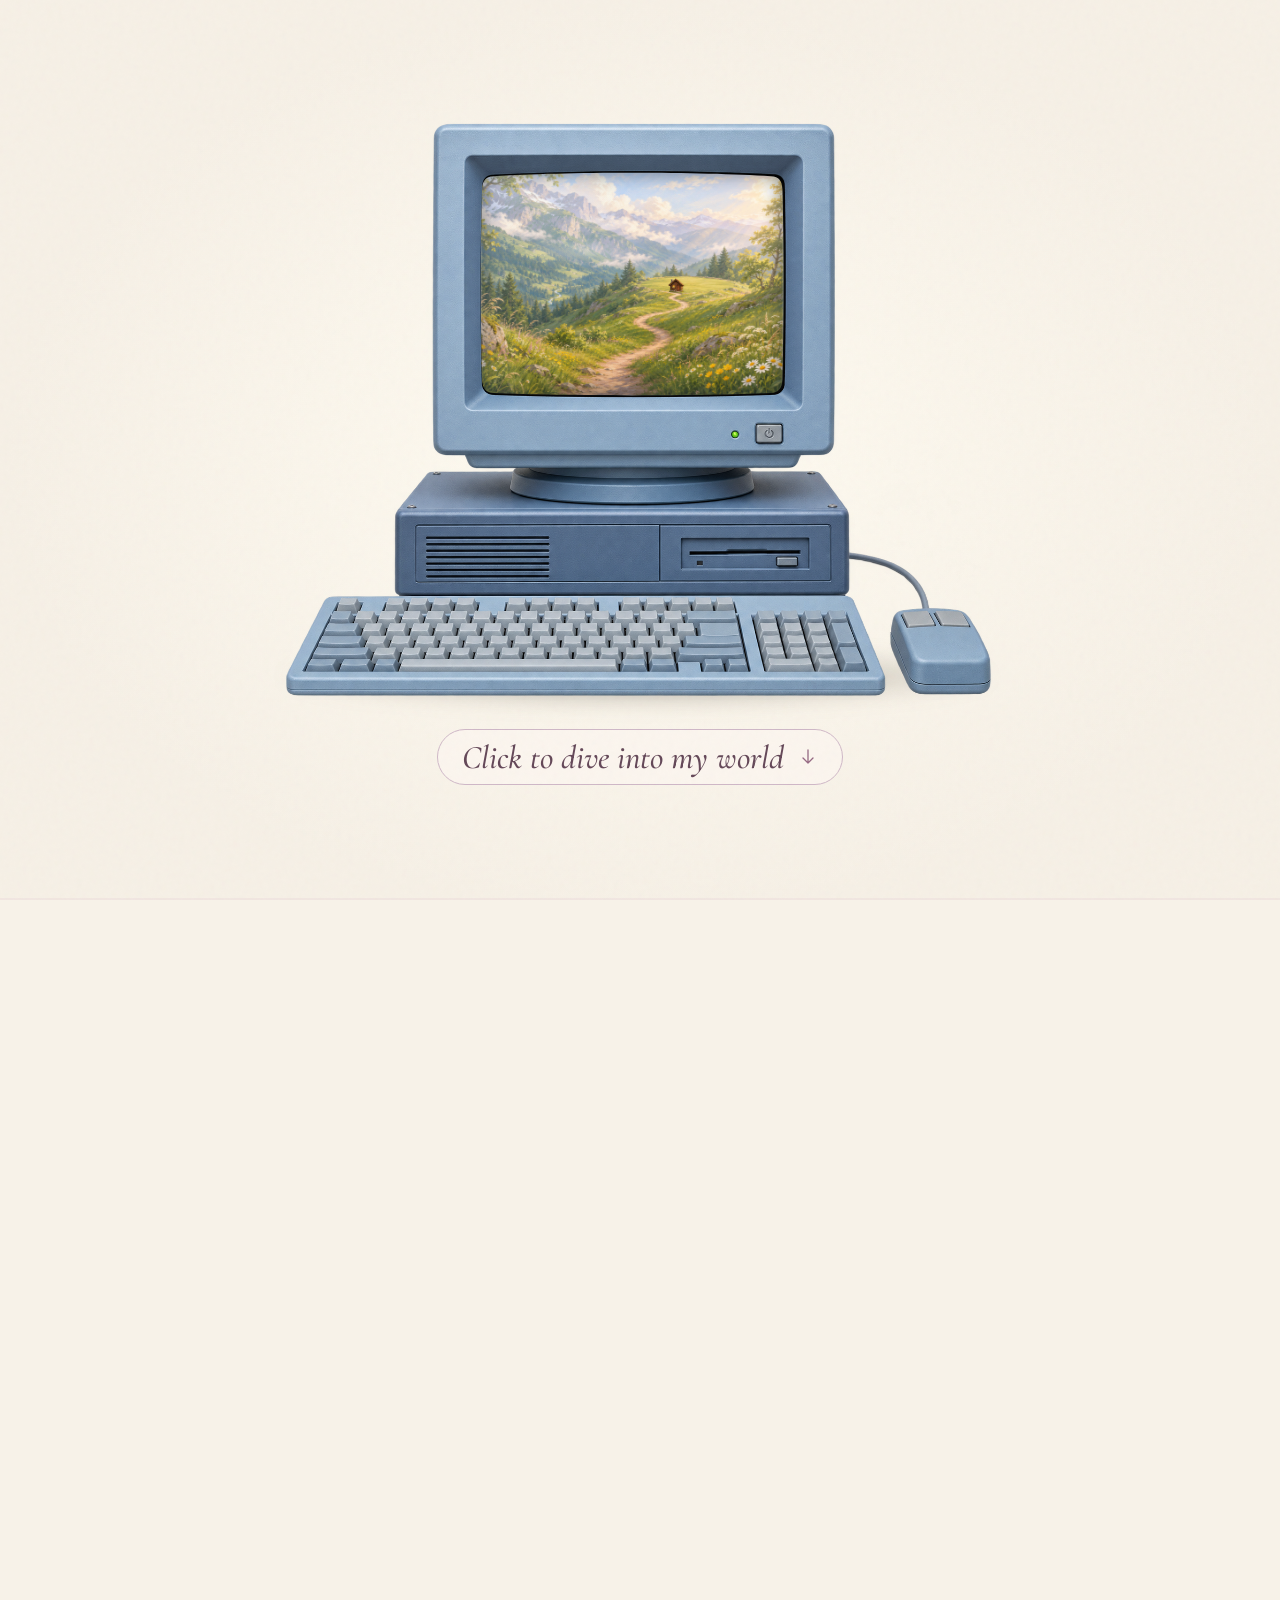
<file: lab.html>
<!DOCTYPE html>
<html lang="en">
<head>
<meta charset="utf-8">
<title>Tammana Kapoor</title>
<meta http-equiv="refresh" content="0; url=/">
<link rel="canonical" href="https://tammanakapoor.github.io/">
<script>location.replace("/")</script>
</head>
<body><a href="/">Continue to Tammana’s journal</a></body>
</html>
</file>
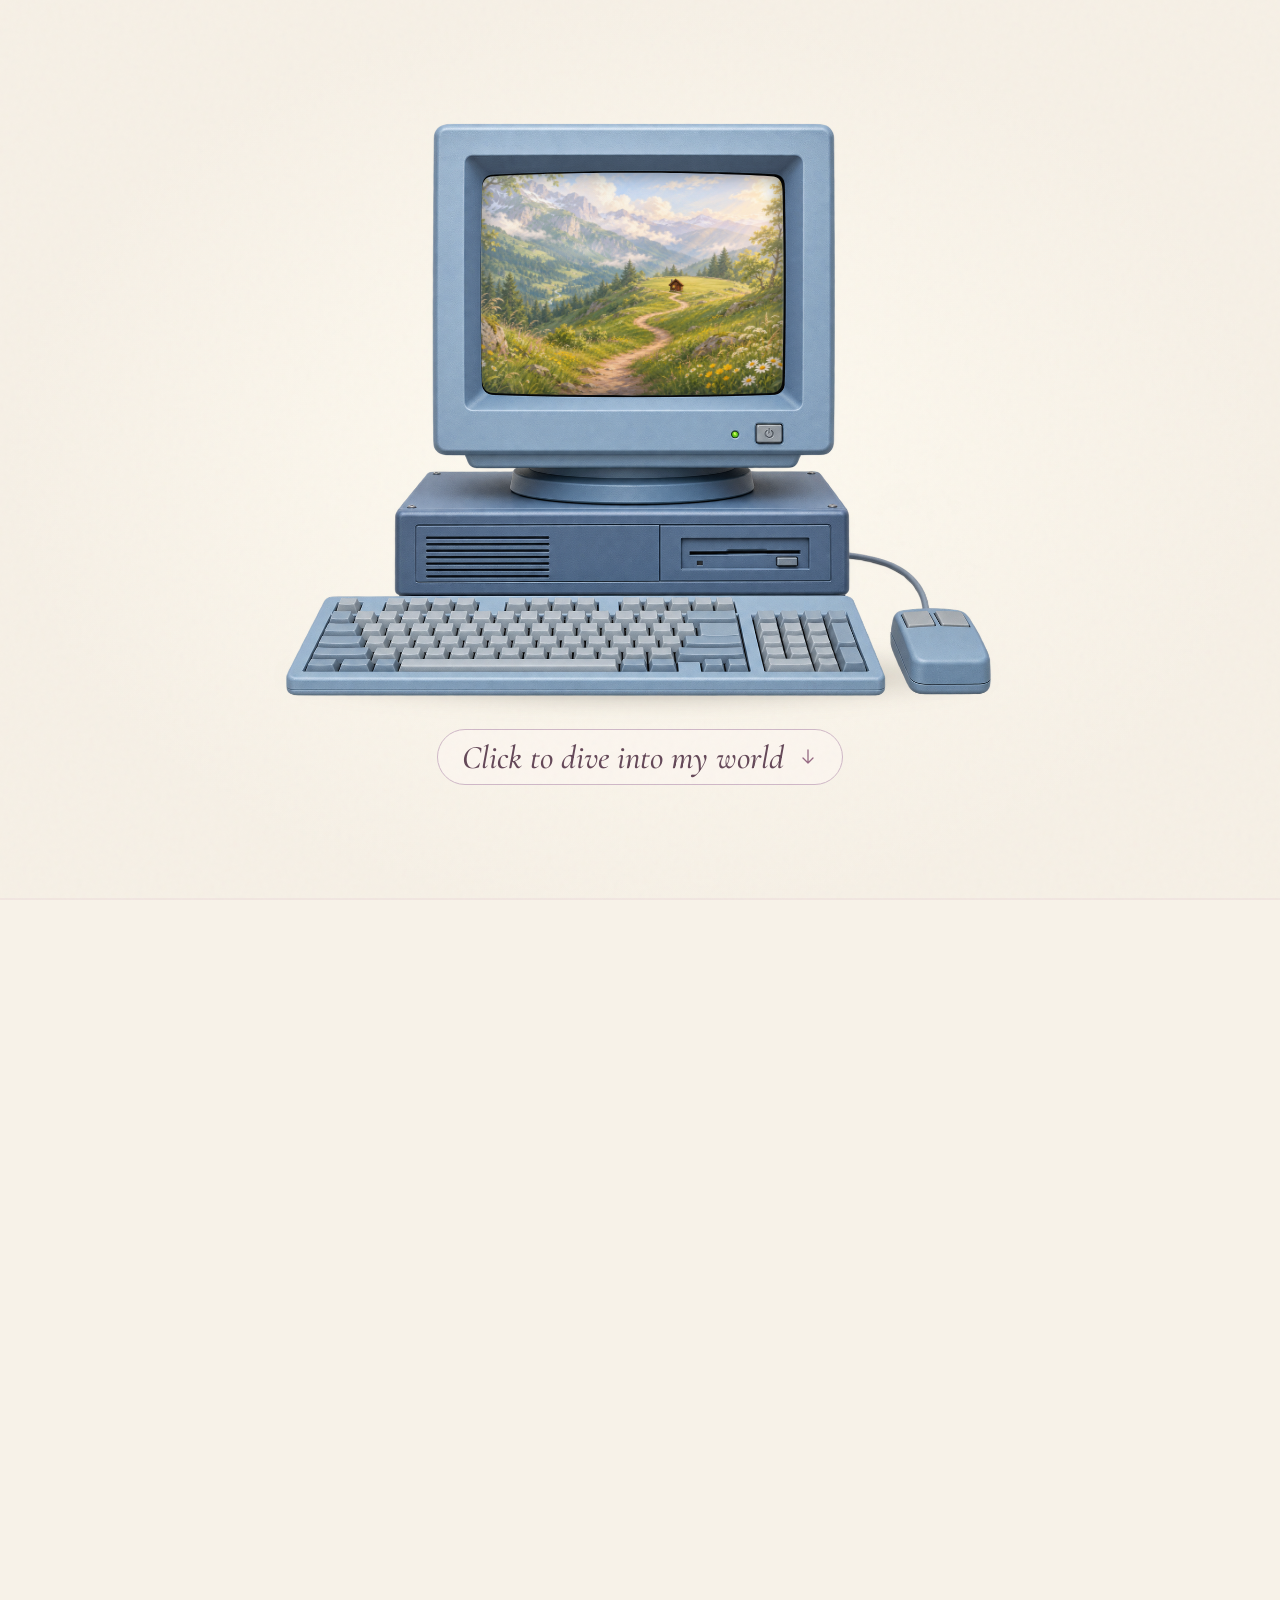
<file: outside.html>
<!DOCTYPE html>
<html lang="en">
<head>
<meta charset="utf-8">
<title>Tammana Kapoor</title>
<meta http-equiv="refresh" content="0; url=/#outside">
<link rel="canonical" href="https://tammanakapoor.github.io/#outside">
<script>location.replace("/#outside")</script>
</head>
<body><a href="/#outside">Continue to Tammana’s journal</a></body>
</html>
</file>
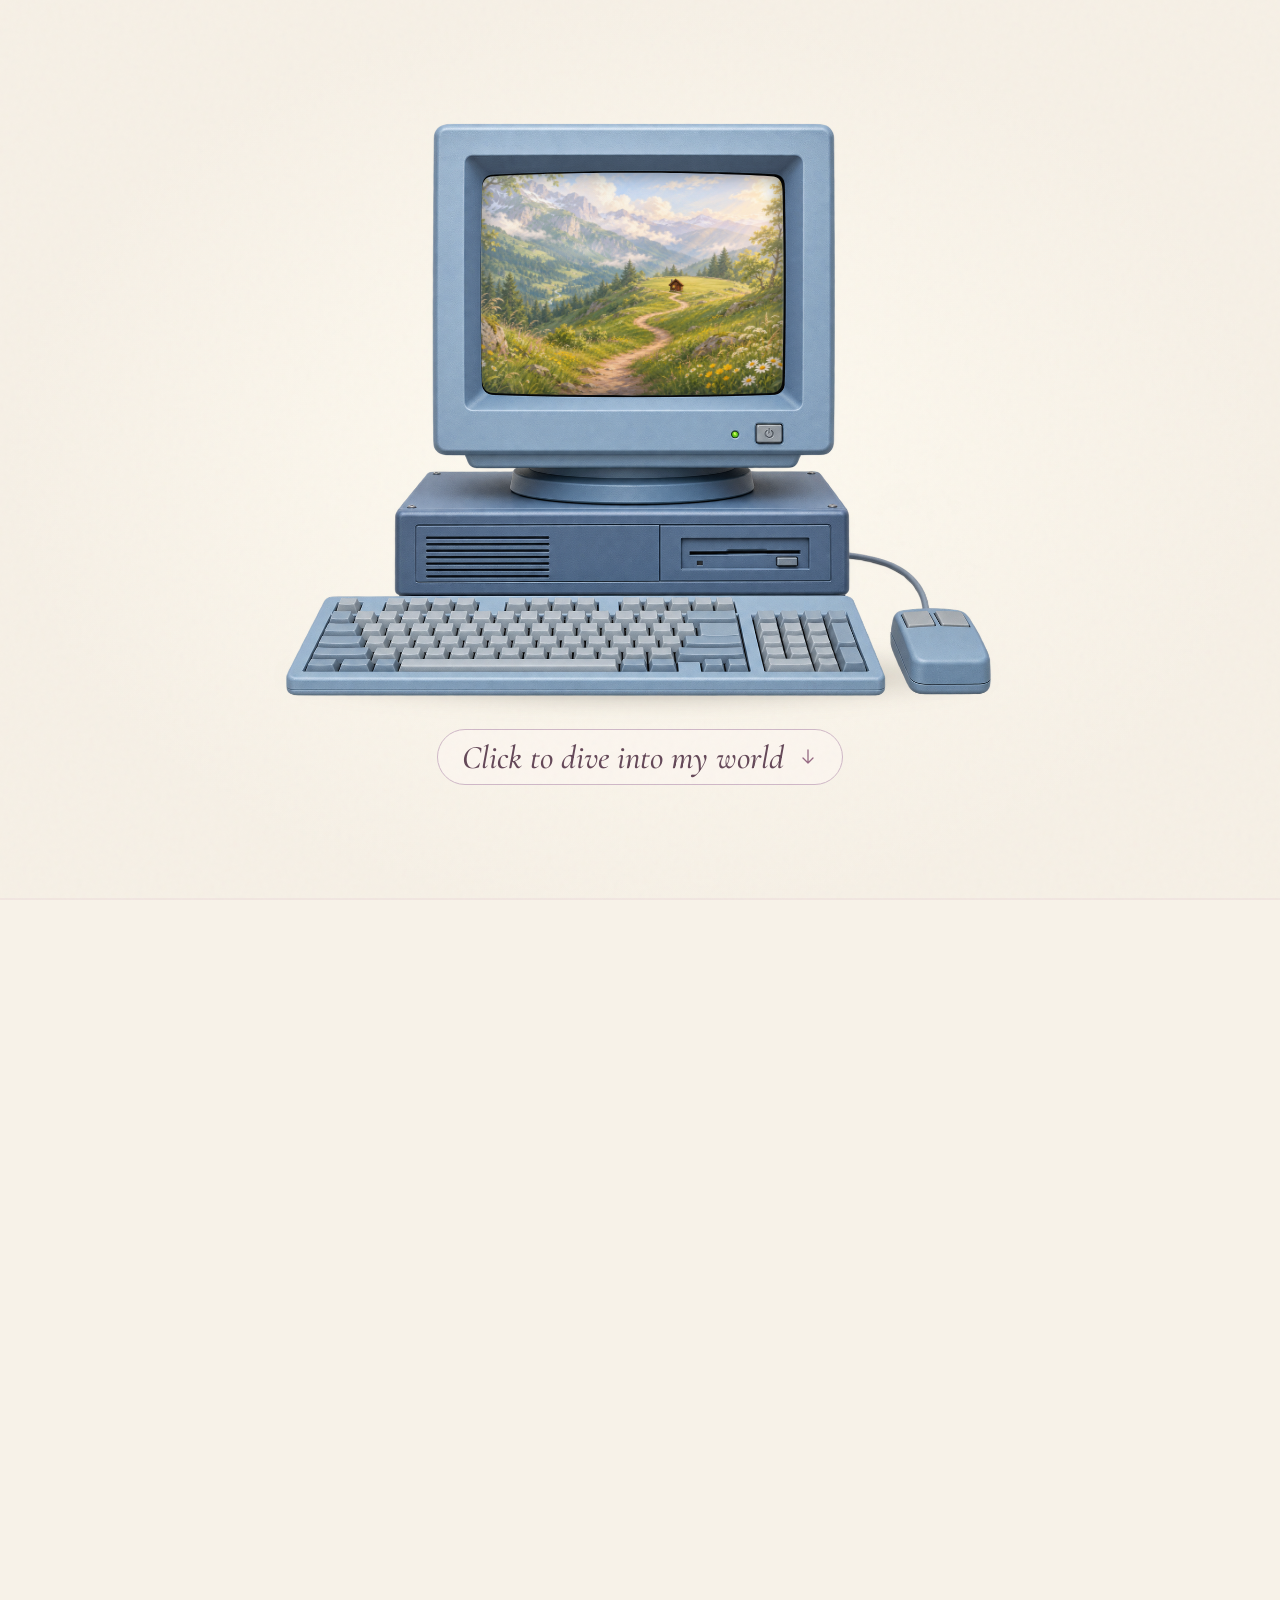
<file: projects.html>
<!DOCTYPE html>
<html lang="en">
<head>
<meta charset="utf-8">
<title>Tammana Kapoor</title>
<meta http-equiv="refresh" content="0; url=/#projects">
<link rel="canonical" href="https://tammanakapoor.github.io/#projects">
<script>location.replace("/#projects")</script>
</head>
<body><a href="/#projects">Continue to Tammana’s journal</a></body>
</html>
</file>
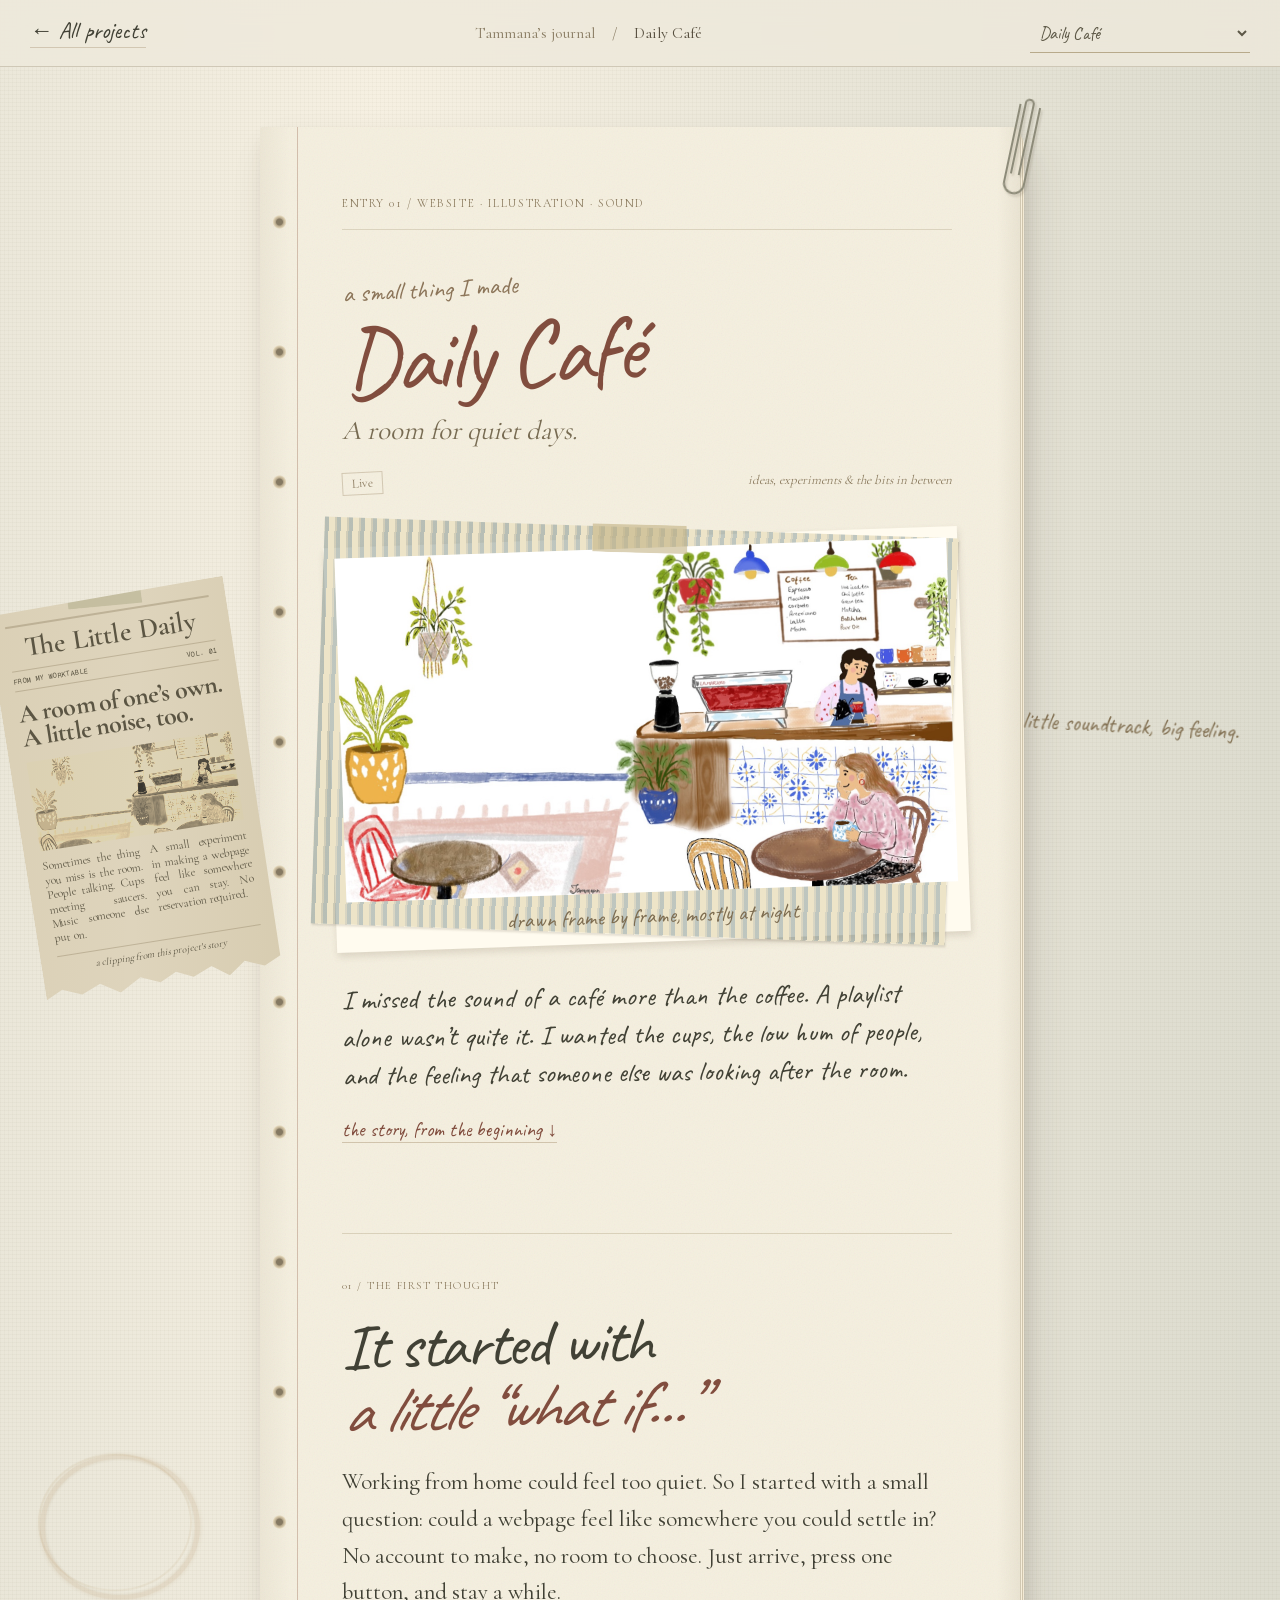
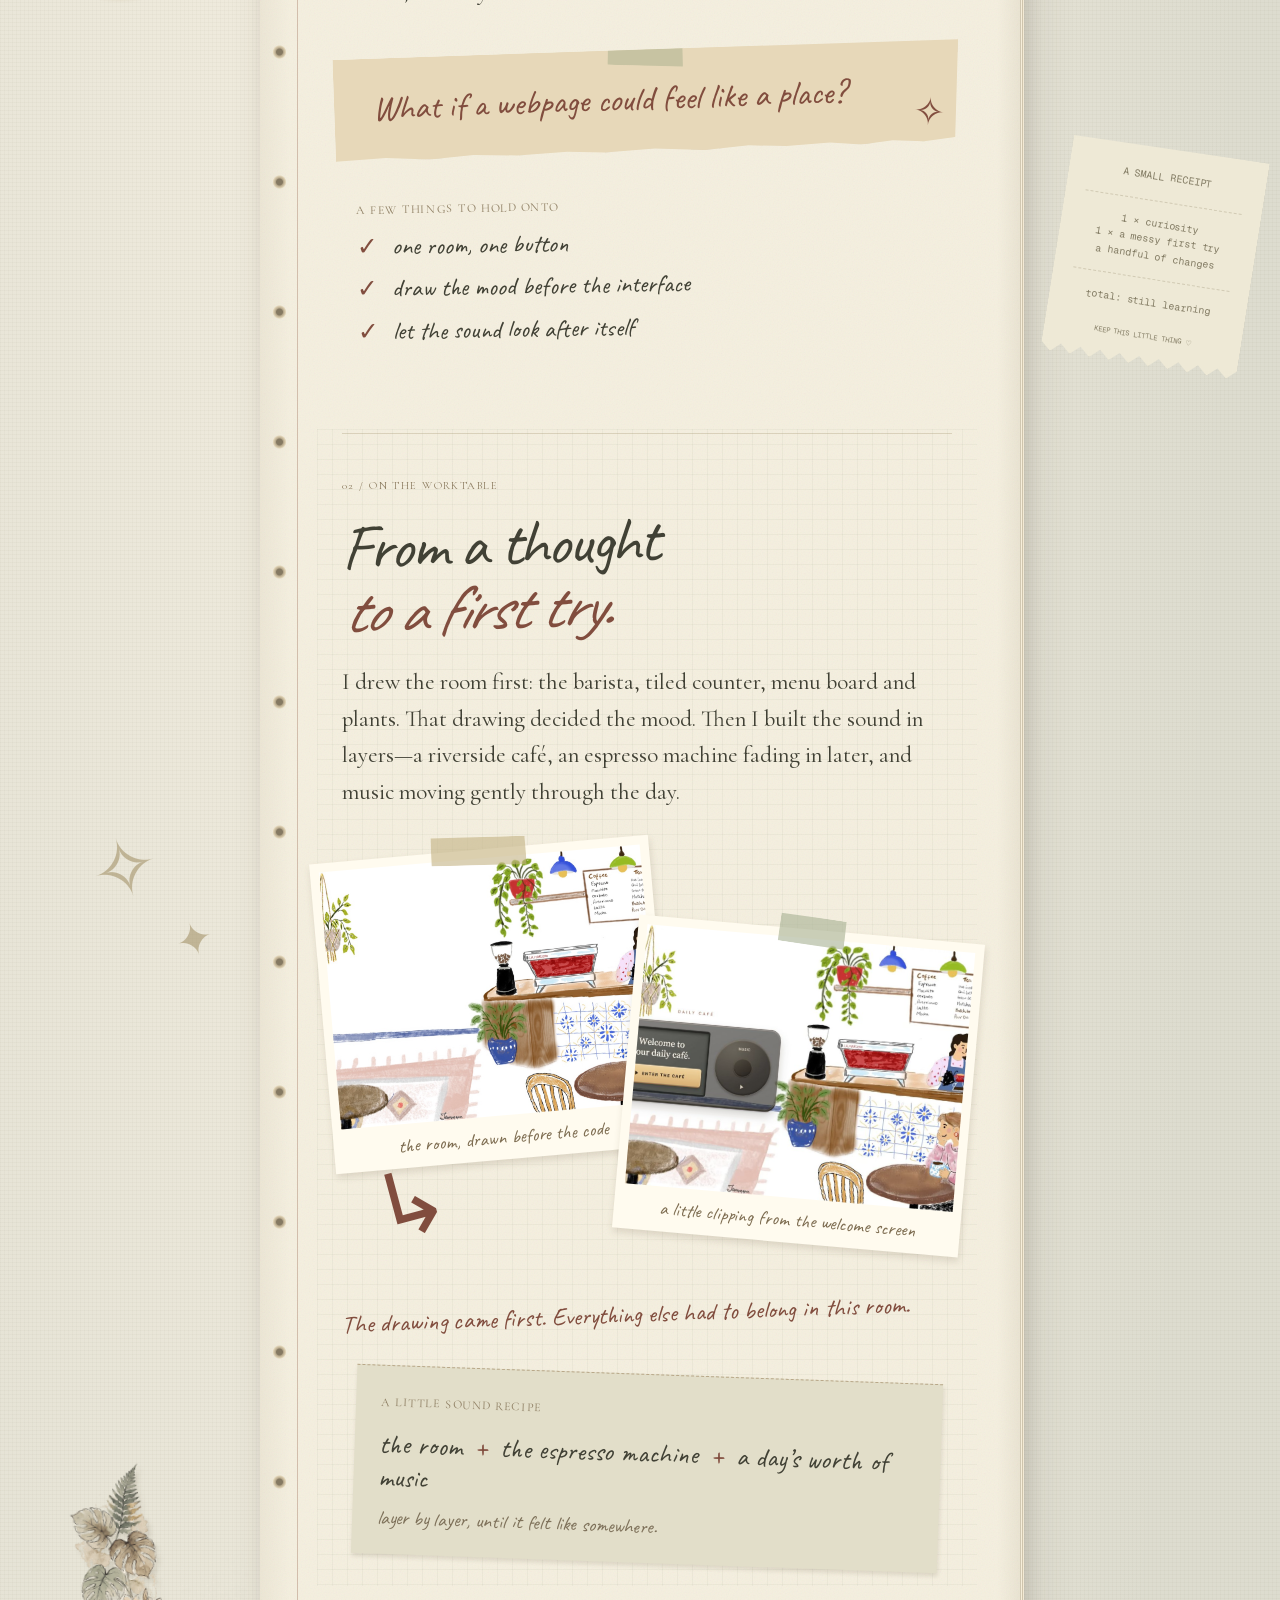
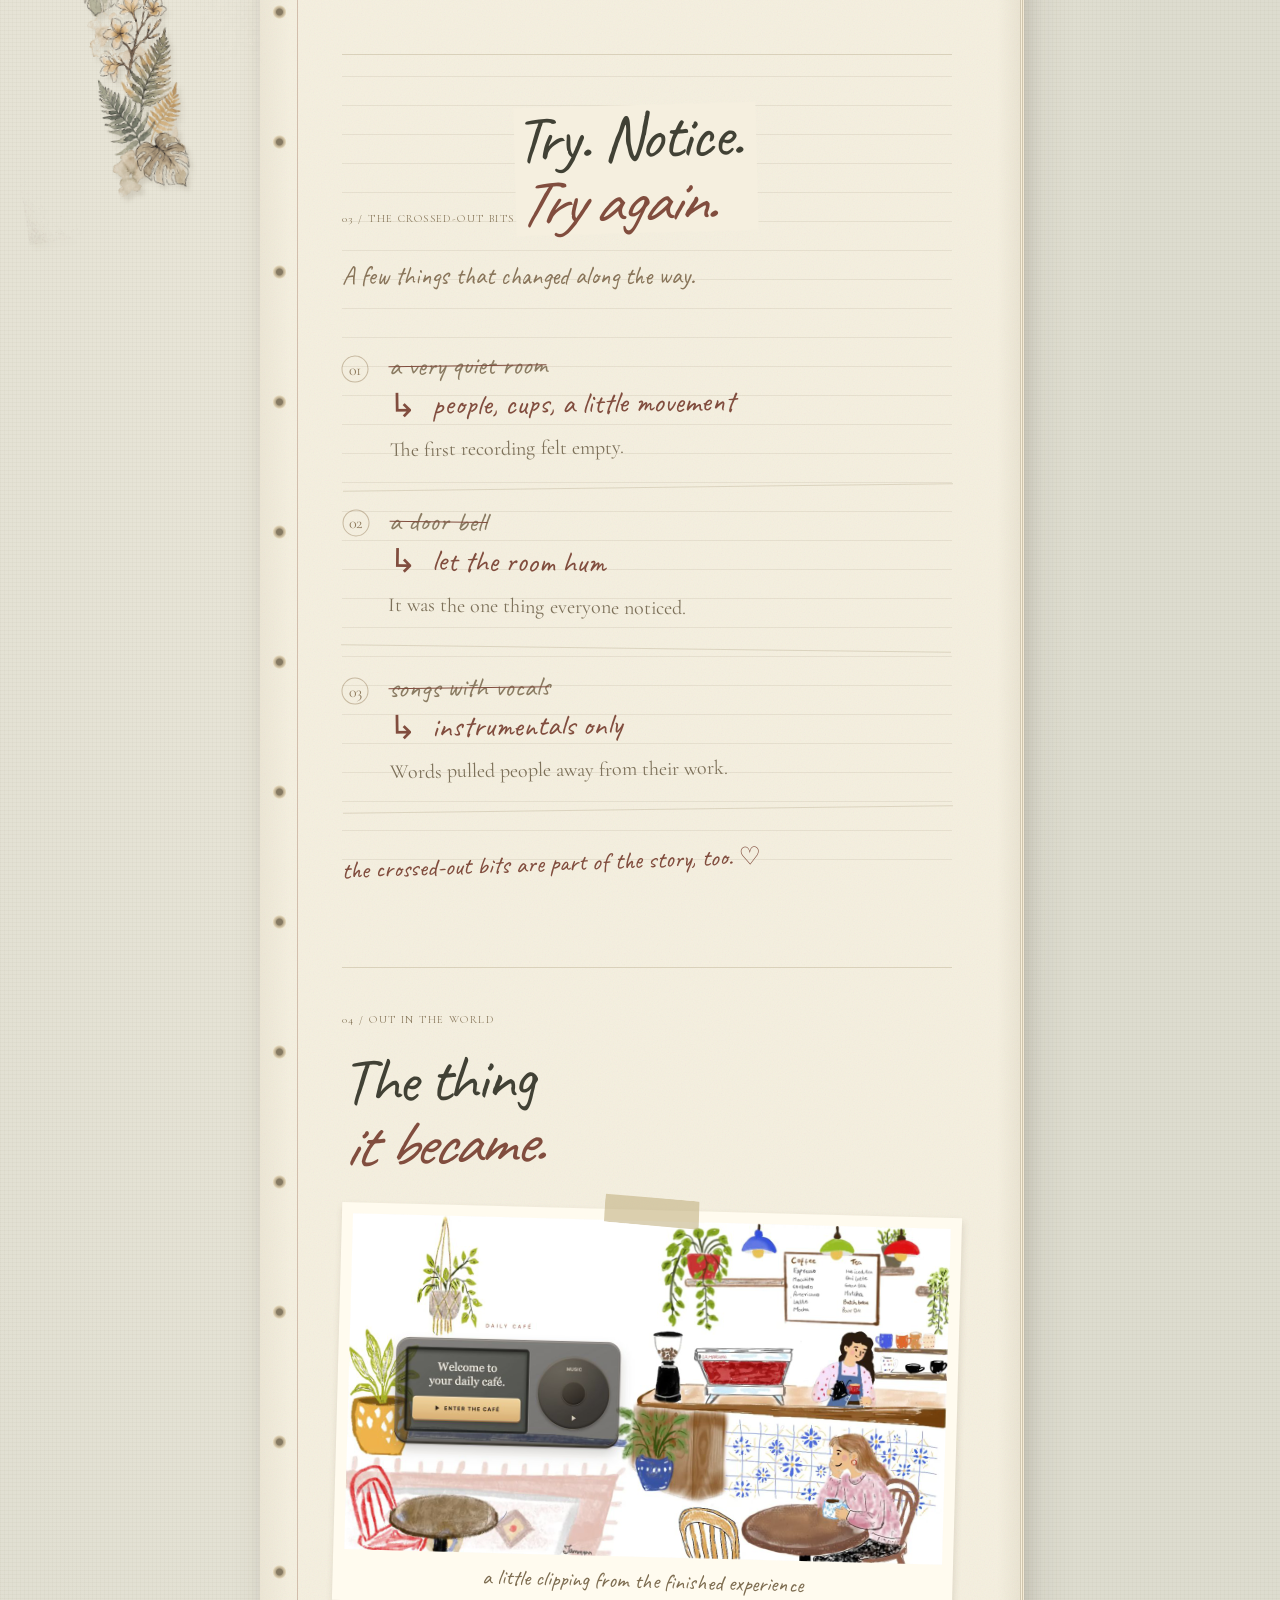
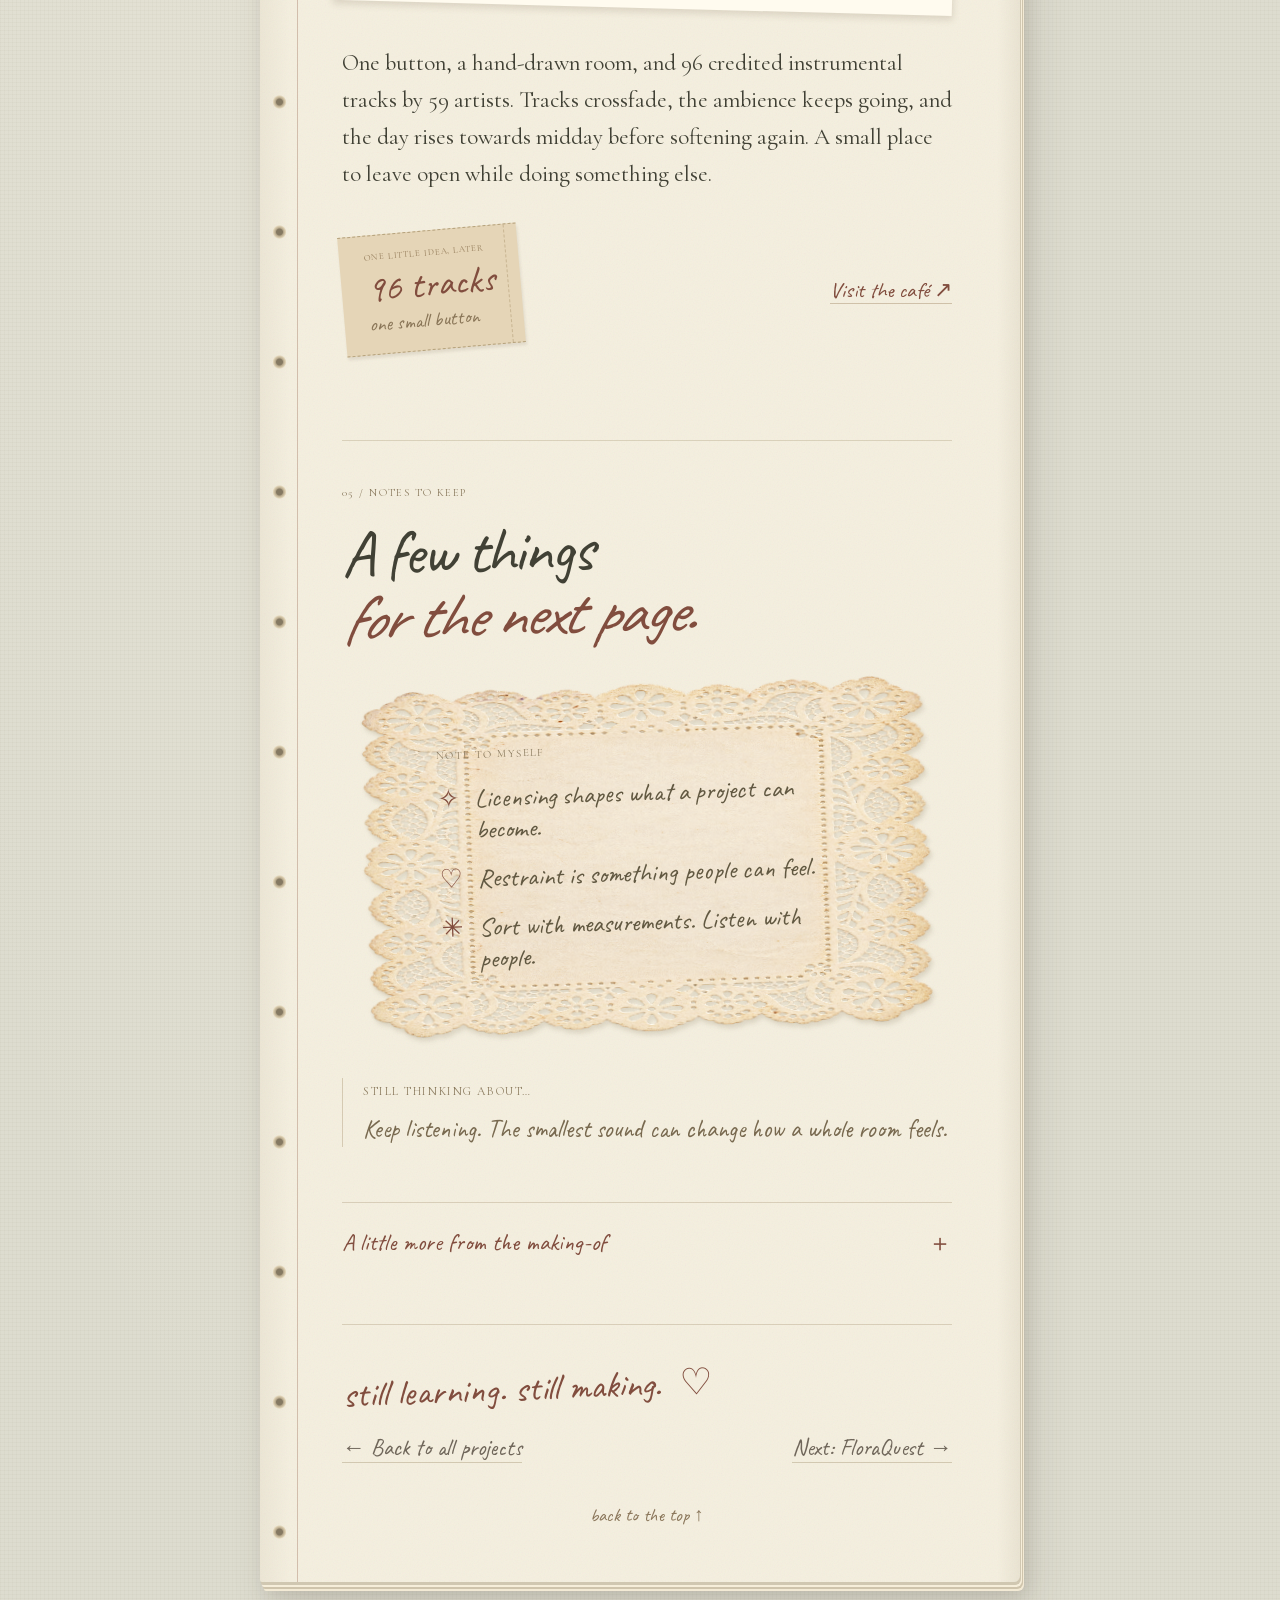
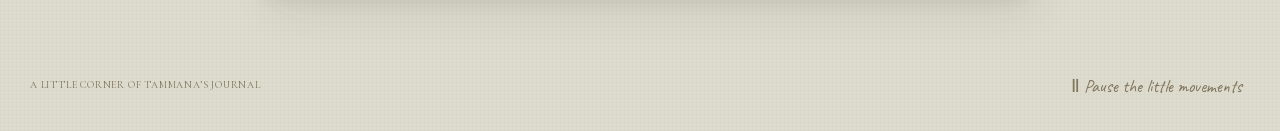
<file: projects/daily-cafe.html>
<!DOCTYPE html><html lang="en"><head><meta charSet="utf-8"/><meta name="viewport" content="width=device-width, initial-scale=1"/><link rel="preload" as="image" href="/daily-cafe-cover.jpg"/><link rel="preload" as="image" href="/sketchbook/botany-left.png"/><link rel="preload" as="image" href="/journal-pages/daily-cafe-clipping.jpg"/><link rel="preload" as="image" href="/journal-pages/ivory-paper-doily.png"/><link rel="stylesheet" href="/assets/index-CQY01OJT.css" data-rsc-css-href="/assets/index-CQY01OJT.css" data-precedence="vite-rsc/importer-resources"/><link rel="stylesheet" href="/assets/project-journal-DVE4paEz.css" data-precedence="vite-rsc/client-reference"/><link rel="modulepreload" href="/assets/layout-segment-context-CQ3Xf9tC.js" crossorigin=""/><link rel="modulepreload" href="/assets/rolldown-runtime-S-ySWqyJ.js" crossorigin=""/><link rel="modulepreload" href="/assets/index-DtR_PMui.js" crossorigin=""/><link rel="modulepreload" href="/assets/framework-DC_sNd-Z.js" crossorigin=""/><link rel="modulepreload" href="/assets/project-journal-jht_Zbp6.js" crossorigin=""/><link rel="modulepreload" href="/assets/journal-notes-BjCrWXQ5.js" crossorigin=""/><title>Daily Café — Tammana Kapoor</title><meta name="description" content="A quiet café-style webpage. You arrive, press one button, and music starts with the sound of a coffee shop underneath it."/><meta property="og:title" content="Daily Café — Tammana Kapoor"/><meta property="og:description" content="A quiet café-style webpage. You arrive, press one button, and music starts with the sound of a coffee shop underneath it."/><meta property="og:image" content="/daily-cafe-cover.jpg"/><meta name="twitter:card" content="summary_large_image"/><meta name="twitter:title" content="Tammana Kapoor — Creator, curious learner &amp; vibe coder"/><meta name="twitter:description" content="Tammana Kapoor is a creator, curious learner and vibe coder making thoughtful little experiences for the web."/><meta name="twitter:image" content="/og.png"/><script>(function(){var p=location.pathname;addEventListener("popstate",function(e){if(location.pathname===p)e.stopImmediatePropagation()},true)})()</script><script>self.__VINEXT_RSC_PARAMS__={"slug":"daily-cafe"}</script><script>self.__VINEXT_RSC_NAV__={"pathname":"/projects/daily-cafe","searchParams":[]}</script><link rel="modulepreload" href="/assets/index-DtR_PMui.js" />
<link rel="preload" href="/assets/_vinext_fonts/geist-8ac0455e797f/geist-ff2310f5.woff2" as="font" type="font/woff2" crossorigin />
<link rel="preload" href="/assets/_vinext_fonts/geist-8ac0455e797f/geist-875ccdd4.woff2" as="font" type="font/woff2" crossorigin />
<link rel="preload" href="/assets/_vinext_fonts/geist-8ac0455e797f/geist-52306abf.woff2" as="font" type="font/woff2" crossorigin />
<link rel="preload" href="/assets/_vinext_fonts/geist-8ac0455e797f/geist-001175b1.woff2" as="font" type="font/woff2" crossorigin />
<link rel="preload" href="/assets/_vinext_fonts/geist-8ac0455e797f/geist-98bbbccb.woff2" as="font" type="font/woff2" crossorigin />
<link rel="preload" href="/assets/_vinext_fonts/geist-mono-00e989178794/geist-mono-f6b33328.woff2" as="font" type="font/woff2" crossorigin />
<link rel="preload" href="/assets/_vinext_fonts/geist-mono-00e989178794/geist-mono-44e03052.woff2" as="font" type="font/woff2" crossorigin />
<link rel="preload" href="/assets/_vinext_fonts/geist-mono-00e989178794/geist-mono-0638449e.woff2" as="font" type="font/woff2" crossorigin />
<link rel="preload" href="/assets/_vinext_fonts/geist-mono-00e989178794/geist-mono-971fb274.woff2" as="font" type="font/woff2" crossorigin />
<link rel="preload" href="/assets/_vinext_fonts/geist-mono-00e989178794/geist-mono-44745446.woff2" as="font" type="font/woff2" crossorigin />
<link rel="preload" href="/assets/_vinext_fonts/geist-mono-00e989178794/geist-mono-013b2f2f.woff2" as="font" type="font/woff2" crossorigin />
<link rel="preload" href="/assets/_vinext_fonts/cormorant-garamond-5643dd986575/cormorant-garamond-dd44b623.woff2" as="font" type="font/woff2" crossorigin />
<link rel="preload" href="/assets/_vinext_fonts/cormorant-garamond-5643dd986575/cormorant-garamond-44d82aa9.woff2" as="font" type="font/woff2" crossorigin />
<link rel="preload" href="/assets/_vinext_fonts/cormorant-garamond-5643dd986575/cormorant-garamond-7f5a19db.woff2" as="font" type="font/woff2" crossorigin />
<link rel="preload" href="/assets/_vinext_fonts/cormorant-garamond-5643dd986575/cormorant-garamond-21114939.woff2" as="font" type="font/woff2" crossorigin />
<link rel="preload" href="/assets/_vinext_fonts/cormorant-garamond-5643dd986575/cormorant-garamond-e99b45a2.woff2" as="font" type="font/woff2" crossorigin />
<link rel="preload" href="/assets/_vinext_fonts/caveat-2e530e430e57/caveat-917f8c51.woff2" as="font" type="font/woff2" crossorigin />
<link rel="preload" href="/assets/_vinext_fonts/caveat-2e530e430e57/caveat-136caeb9.woff2" as="font" type="font/woff2" crossorigin />
<link rel="preload" href="/assets/_vinext_fonts/caveat-2e530e430e57/caveat-6b226757.woff2" as="font" type="font/woff2" crossorigin />
<link rel="preload" href="/assets/_vinext_fonts/caveat-2e530e430e57/caveat-4230ff7b.woff2" as="font" type="font/woff2" crossorigin />
<link rel="preload" href="/assets/_vinext_fonts/covered-by-your-grace-4df6847a8958/covered-by-your-grace-74d4f415.woff2" as="font" type="font/woff2" crossorigin />
<link rel="preload" href="/assets/_vinext_fonts/covered-by-your-grace-4df6847a8958/covered-by-your-grace-560e8c09.woff2" as="font" type="font/woff2" crossorigin />
<style data-vinext-fonts>/* cyrillic-ext */
@font-face {
  font-family: 'Geist';
  font-style: normal;
  font-weight: 100 900;
  font-display: swap;
  src: url(/assets/_vinext_fonts/geist-8ac0455e797f/geist-ff2310f5.woff2) format('woff2');
  unicode-range: U+0460-052F, U+1C80-1C8A, U+20B4, U+2DE0-2DFF, U+A640-A69F, U+FE2E-FE2F;
}
/* cyrillic */
@font-face {
  font-family: 'Geist';
  font-style: normal;
  font-weight: 100 900;
  font-display: swap;
  src: url(/assets/_vinext_fonts/geist-8ac0455e797f/geist-875ccdd4.woff2) format('woff2');
  unicode-range: U+0301, U+0400-045F, U+0490-0491, U+04B0-04B1, U+2116;
}
/* vietnamese */
@font-face {
  font-family: 'Geist';
  font-style: normal;
  font-weight: 100 900;
  font-display: swap;
  src: url(/assets/_vinext_fonts/geist-8ac0455e797f/geist-52306abf.woff2) format('woff2');
  unicode-range: U+0102-0103, U+0110-0111, U+0128-0129, U+0168-0169, U+01A0-01A1, U+01AF-01B0, U+0300-0301, U+0303-0304, U+0308-0309, U+0323, U+0329, U+1EA0-1EF9, U+20AB;
}
/* latin-ext */
@font-face {
  font-family: 'Geist';
  font-style: normal;
  font-weight: 100 900;
  font-display: swap;
  src: url(/assets/_vinext_fonts/geist-8ac0455e797f/geist-001175b1.woff2) format('woff2');
  unicode-range: U+0100-02BA, U+02BD-02C5, U+02C7-02CC, U+02CE-02D7, U+02DD-02FF, U+0304, U+0308, U+0329, U+1D00-1DBF, U+1E00-1E9F, U+1EF2-1EFF, U+2020, U+20A0-20AB, U+20AD-20C0, U+2113, U+2C60-2C7F, U+A720-A7FF;
}
/* latin */
@font-face {
  font-family: 'Geist';
  font-style: normal;
  font-weight: 100 900;
  font-display: swap;
  src: url(/assets/_vinext_fonts/geist-8ac0455e797f/geist-98bbbccb.woff2) format('woff2');
  unicode-range: U+0000-00FF, U+0131, U+0152-0153, U+02BB-02BC, U+02C6, U+02DA, U+02DC, U+0304, U+0308, U+0329, U+2000-206F, U+20AC, U+2122, U+2191, U+2193, U+2212, U+2215, U+FEFF, U+FFFD;
}

.__font_geist_0tvmz3h { font-family: 'Geist', sans-serif; }

.__variable_geist_0tvmz3h { --font-geist-sans: 'Geist', sans-serif; }

/* cyrillic-ext */
@font-face {
  font-family: 'Geist Mono';
  font-style: normal;
  font-weight: 100 900;
  font-display: swap;
  src: url(/assets/_vinext_fonts/geist-mono-00e989178794/geist-mono-f6b33328.woff2) format('woff2');
  unicode-range: U+0460-052F, U+1C80-1C8A, U+20B4, U+2DE0-2DFF, U+A640-A69F, U+FE2E-FE2F;
}
/* cyrillic */
@font-face {
  font-family: 'Geist Mono';
  font-style: normal;
  font-weight: 100 900;
  font-display: swap;
  src: url(/assets/_vinext_fonts/geist-mono-00e989178794/geist-mono-44e03052.woff2) format('woff2');
  unicode-range: U+0301, U+0400-045F, U+0490-0491, U+04B0-04B1, U+2116;
}
/* symbols2 */
@font-face {
  font-family: 'Geist Mono';
  font-style: normal;
  font-weight: 100 900;
  font-display: swap;
  src: url(/assets/_vinext_fonts/geist-mono-00e989178794/geist-mono-0638449e.woff2) format('woff2');
  unicode-range: U+2000-2001, U+2004-2008, U+200A, U+23B8-23BD, U+2500-259F;
}
/* vietnamese */
@font-face {
  font-family: 'Geist Mono';
  font-style: normal;
  font-weight: 100 900;
  font-display: swap;
  src: url(/assets/_vinext_fonts/geist-mono-00e989178794/geist-mono-971fb274.woff2) format('woff2');
  unicode-range: U+0102-0103, U+0110-0111, U+0128-0129, U+0168-0169, U+01A0-01A1, U+01AF-01B0, U+0300-0301, U+0303-0304, U+0308-0309, U+0323, U+0329, U+1EA0-1EF9, U+20AB;
}
/* latin-ext */
@font-face {
  font-family: 'Geist Mono';
  font-style: normal;
  font-weight: 100 900;
  font-display: swap;
  src: url(/assets/_vinext_fonts/geist-mono-00e989178794/geist-mono-44745446.woff2) format('woff2');
  unicode-range: U+0100-02BA, U+02BD-02C5, U+02C7-02CC, U+02CE-02D7, U+02DD-02FF, U+0304, U+0308, U+0329, U+1D00-1DBF, U+1E00-1E9F, U+1EF2-1EFF, U+2020, U+20A0-20AB, U+20AD-20C0, U+2113, U+2C60-2C7F, U+A720-A7FF;
}
/* latin */
@font-face {
  font-family: 'Geist Mono';
  font-style: normal;
  font-weight: 100 900;
  font-display: swap;
  src: url(/assets/_vinext_fonts/geist-mono-00e989178794/geist-mono-013b2f2f.woff2) format('woff2');
  unicode-range: U+0000-00FF, U+0131, U+0152-0153, U+02BB-02BC, U+02C6, U+02DA, U+02DC, U+0304, U+0308, U+0329, U+2000-206F, U+20AC, U+2122, U+2191, U+2193, U+2212, U+2215, U+FEFF, U+FFFD;
}

.__font_geist_mono_1diim1n { font-family: 'Geist Mono', sans-serif; }

.__variable_geist_mono_1diim1n { --font-geist-mono: 'Geist Mono', sans-serif; }

/* cyrillic-ext */
@font-face {
  font-family: 'Cormorant Garamond';
  font-style: normal;
  font-weight: 400;
  font-display: swap;
  src: url(/assets/_vinext_fonts/cormorant-garamond-5643dd986575/cormorant-garamond-dd44b623.woff2) format('woff2');
  unicode-range: U+0460-052F, U+1C80-1C8A, U+20B4, U+2DE0-2DFF, U+A640-A69F, U+FE2E-FE2F;
}
/* cyrillic */
@font-face {
  font-family: 'Cormorant Garamond';
  font-style: normal;
  font-weight: 400;
  font-display: swap;
  src: url(/assets/_vinext_fonts/cormorant-garamond-5643dd986575/cormorant-garamond-44d82aa9.woff2) format('woff2');
  unicode-range: U+0301, U+0400-045F, U+0490-0491, U+04B0-04B1, U+2116;
}
/* vietnamese */
@font-face {
  font-family: 'Cormorant Garamond';
  font-style: normal;
  font-weight: 400;
  font-display: swap;
  src: url(/assets/_vinext_fonts/cormorant-garamond-5643dd986575/cormorant-garamond-7f5a19db.woff2) format('woff2');
  unicode-range: U+0102-0103, U+0110-0111, U+0128-0129, U+0168-0169, U+01A0-01A1, U+01AF-01B0, U+0300-0301, U+0303-0304, U+0308-0309, U+0323, U+0329, U+1EA0-1EF9, U+20AB;
}
/* latin-ext */
@font-face {
  font-family: 'Cormorant Garamond';
  font-style: normal;
  font-weight: 400;
  font-display: swap;
  src: url(/assets/_vinext_fonts/cormorant-garamond-5643dd986575/cormorant-garamond-21114939.woff2) format('woff2');
  unicode-range: U+0100-02BA, U+02BD-02C5, U+02C7-02CC, U+02CE-02D7, U+02DD-02FF, U+0304, U+0308, U+0329, U+1D00-1DBF, U+1E00-1E9F, U+1EF2-1EFF, U+2020, U+20A0-20AB, U+20AD-20C0, U+2113, U+2C60-2C7F, U+A720-A7FF;
}
/* latin */
@font-face {
  font-family: 'Cormorant Garamond';
  font-style: normal;
  font-weight: 400;
  font-display: swap;
  src: url(/assets/_vinext_fonts/cormorant-garamond-5643dd986575/cormorant-garamond-e99b45a2.woff2) format('woff2');
  unicode-range: U+0000-00FF, U+0131, U+0152-0153, U+02BB-02BC, U+02C6, U+02DA, U+02DC, U+0304, U+0308, U+0329, U+2000-206F, U+20AC, U+2122, U+2191, U+2193, U+2212, U+2215, U+FEFF, U+FFFD;
}
/* cyrillic-ext */
@font-face {
  font-family: 'Cormorant Garamond';
  font-style: normal;
  font-weight: 500;
  font-display: swap;
  src: url(/assets/_vinext_fonts/cormorant-garamond-5643dd986575/cormorant-garamond-dd44b623.woff2) format('woff2');
  unicode-range: U+0460-052F, U+1C80-1C8A, U+20B4, U+2DE0-2DFF, U+A640-A69F, U+FE2E-FE2F;
}
/* cyrillic */
@font-face {
  font-family: 'Cormorant Garamond';
  font-style: normal;
  font-weight: 500;
  font-display: swap;
  src: url(/assets/_vinext_fonts/cormorant-garamond-5643dd986575/cormorant-garamond-44d82aa9.woff2) format('woff2');
  unicode-range: U+0301, U+0400-045F, U+0490-0491, U+04B0-04B1, U+2116;
}
/* vietnamese */
@font-face {
  font-family: 'Cormorant Garamond';
  font-style: normal;
  font-weight: 500;
  font-display: swap;
  src: url(/assets/_vinext_fonts/cormorant-garamond-5643dd986575/cormorant-garamond-7f5a19db.woff2) format('woff2');
  unicode-range: U+0102-0103, U+0110-0111, U+0128-0129, U+0168-0169, U+01A0-01A1, U+01AF-01B0, U+0300-0301, U+0303-0304, U+0308-0309, U+0323, U+0329, U+1EA0-1EF9, U+20AB;
}
/* latin-ext */
@font-face {
  font-family: 'Cormorant Garamond';
  font-style: normal;
  font-weight: 500;
  font-display: swap;
  src: url(/assets/_vinext_fonts/cormorant-garamond-5643dd986575/cormorant-garamond-21114939.woff2) format('woff2');
  unicode-range: U+0100-02BA, U+02BD-02C5, U+02C7-02CC, U+02CE-02D7, U+02DD-02FF, U+0304, U+0308, U+0329, U+1D00-1DBF, U+1E00-1E9F, U+1EF2-1EFF, U+2020, U+20A0-20AB, U+20AD-20C0, U+2113, U+2C60-2C7F, U+A720-A7FF;
}
/* latin */
@font-face {
  font-family: 'Cormorant Garamond';
  font-style: normal;
  font-weight: 500;
  font-display: swap;
  src: url(/assets/_vinext_fonts/cormorant-garamond-5643dd986575/cormorant-garamond-e99b45a2.woff2) format('woff2');
  unicode-range: U+0000-00FF, U+0131, U+0152-0153, U+02BB-02BC, U+02C6, U+02DA, U+02DC, U+0304, U+0308, U+0329, U+2000-206F, U+20AC, U+2122, U+2191, U+2193, U+2212, U+2215, U+FEFF, U+FFFD;
}
/* cyrillic-ext */
@font-face {
  font-family: 'Cormorant Garamond';
  font-style: normal;
  font-weight: 600;
  font-display: swap;
  src: url(/assets/_vinext_fonts/cormorant-garamond-5643dd986575/cormorant-garamond-dd44b623.woff2) format('woff2');
  unicode-range: U+0460-052F, U+1C80-1C8A, U+20B4, U+2DE0-2DFF, U+A640-A69F, U+FE2E-FE2F;
}
/* cyrillic */
@font-face {
  font-family: 'Cormorant Garamond';
  font-style: normal;
  font-weight: 600;
  font-display: swap;
  src: url(/assets/_vinext_fonts/cormorant-garamond-5643dd986575/cormorant-garamond-44d82aa9.woff2) format('woff2');
  unicode-range: U+0301, U+0400-045F, U+0490-0491, U+04B0-04B1, U+2116;
}
/* vietnamese */
@font-face {
  font-family: 'Cormorant Garamond';
  font-style: normal;
  font-weight: 600;
  font-display: swap;
  src: url(/assets/_vinext_fonts/cormorant-garamond-5643dd986575/cormorant-garamond-7f5a19db.woff2) format('woff2');
  unicode-range: U+0102-0103, U+0110-0111, U+0128-0129, U+0168-0169, U+01A0-01A1, U+01AF-01B0, U+0300-0301, U+0303-0304, U+0308-0309, U+0323, U+0329, U+1EA0-1EF9, U+20AB;
}
/* latin-ext */
@font-face {
  font-family: 'Cormorant Garamond';
  font-style: normal;
  font-weight: 600;
  font-display: swap;
  src: url(/assets/_vinext_fonts/cormorant-garamond-5643dd986575/cormorant-garamond-21114939.woff2) format('woff2');
  unicode-range: U+0100-02BA, U+02BD-02C5, U+02C7-02CC, U+02CE-02D7, U+02DD-02FF, U+0304, U+0308, U+0329, U+1D00-1DBF, U+1E00-1E9F, U+1EF2-1EFF, U+2020, U+20A0-20AB, U+20AD-20C0, U+2113, U+2C60-2C7F, U+A720-A7FF;
}
/* latin */
@font-face {
  font-family: 'Cormorant Garamond';
  font-style: normal;
  font-weight: 600;
  font-display: swap;
  src: url(/assets/_vinext_fonts/cormorant-garamond-5643dd986575/cormorant-garamond-e99b45a2.woff2) format('woff2');
  unicode-range: U+0000-00FF, U+0131, U+0152-0153, U+02BB-02BC, U+02C6, U+02DA, U+02DC, U+0304, U+0308, U+0329, U+2000-206F, U+20AC, U+2122, U+2191, U+2193, U+2212, U+2215, U+FEFF, U+FFFD;
}
/* cyrillic-ext */
@font-face {
  font-family: 'Cormorant Garamond';
  font-style: normal;
  font-weight: 700;
  font-display: swap;
  src: url(/assets/_vinext_fonts/cormorant-garamond-5643dd986575/cormorant-garamond-dd44b623.woff2) format('woff2');
  unicode-range: U+0460-052F, U+1C80-1C8A, U+20B4, U+2DE0-2DFF, U+A640-A69F, U+FE2E-FE2F;
}
/* cyrillic */
@font-face {
  font-family: 'Cormorant Garamond';
  font-style: normal;
  font-weight: 700;
  font-display: swap;
  src: url(/assets/_vinext_fonts/cormorant-garamond-5643dd986575/cormorant-garamond-44d82aa9.woff2) format('woff2');
  unicode-range: U+0301, U+0400-045F, U+0490-0491, U+04B0-04B1, U+2116;
}
/* vietnamese */
@font-face {
  font-family: 'Cormorant Garamond';
  font-style: normal;
  font-weight: 700;
  font-display: swap;
  src: url(/assets/_vinext_fonts/cormorant-garamond-5643dd986575/cormorant-garamond-7f5a19db.woff2) format('woff2');
  unicode-range: U+0102-0103, U+0110-0111, U+0128-0129, U+0168-0169, U+01A0-01A1, U+01AF-01B0, U+0300-0301, U+0303-0304, U+0308-0309, U+0323, U+0329, U+1EA0-1EF9, U+20AB;
}
/* latin-ext */
@font-face {
  font-family: 'Cormorant Garamond';
  font-style: normal;
  font-weight: 700;
  font-display: swap;
  src: url(/assets/_vinext_fonts/cormorant-garamond-5643dd986575/cormorant-garamond-21114939.woff2) format('woff2');
  unicode-range: U+0100-02BA, U+02BD-02C5, U+02C7-02CC, U+02CE-02D7, U+02DD-02FF, U+0304, U+0308, U+0329, U+1D00-1DBF, U+1E00-1E9F, U+1EF2-1EFF, U+2020, U+20A0-20AB, U+20AD-20C0, U+2113, U+2C60-2C7F, U+A720-A7FF;
}
/* latin */
@font-face {
  font-family: 'Cormorant Garamond';
  font-style: normal;
  font-weight: 700;
  font-display: swap;
  src: url(/assets/_vinext_fonts/cormorant-garamond-5643dd986575/cormorant-garamond-e99b45a2.woff2) format('woff2');
  unicode-range: U+0000-00FF, U+0131, U+0152-0153, U+02BB-02BC, U+02C6, U+02DA, U+02DC, U+0304, U+0308, U+0329, U+2000-206F, U+20AC, U+2122, U+2191, U+2193, U+2212, U+2215, U+FEFF, U+FFFD;
}

.__font_cormorant_garamond_1y0q7ey { font-family: 'Cormorant Garamond', sans-serif; }

.__variable_cormorant_garamond_1y0q7ey { --font-cormorant-garamond: 'Cormorant Garamond', sans-serif; }

/* cyrillic-ext */
@font-face {
  font-family: 'Caveat';
  font-style: normal;
  font-weight: 400 700;
  font-display: swap;
  src: url(/assets/_vinext_fonts/caveat-2e530e430e57/caveat-917f8c51.woff2) format('woff2');
  unicode-range: U+0460-052F, U+1C80-1C8A, U+20B4, U+2DE0-2DFF, U+A640-A69F, U+FE2E-FE2F;
}
/* cyrillic */
@font-face {
  font-family: 'Caveat';
  font-style: normal;
  font-weight: 400 700;
  font-display: swap;
  src: url(/assets/_vinext_fonts/caveat-2e530e430e57/caveat-136caeb9.woff2) format('woff2');
  unicode-range: U+0301, U+0400-045F, U+0490-0491, U+04B0-04B1, U+2116;
}
/* latin-ext */
@font-face {
  font-family: 'Caveat';
  font-style: normal;
  font-weight: 400 700;
  font-display: swap;
  src: url(/assets/_vinext_fonts/caveat-2e530e430e57/caveat-6b226757.woff2) format('woff2');
  unicode-range: U+0100-02BA, U+02BD-02C5, U+02C7-02CC, U+02CE-02D7, U+02DD-02FF, U+0304, U+0308, U+0329, U+1D00-1DBF, U+1E00-1E9F, U+1EF2-1EFF, U+2020, U+20A0-20AB, U+20AD-20C0, U+2113, U+2C60-2C7F, U+A720-A7FF;
}
/* latin */
@font-face {
  font-family: 'Caveat';
  font-style: normal;
  font-weight: 400 700;
  font-display: swap;
  src: url(/assets/_vinext_fonts/caveat-2e530e430e57/caveat-4230ff7b.woff2) format('woff2');
  unicode-range: U+0000-00FF, U+0131, U+0152-0153, U+02BB-02BC, U+02C6, U+02DA, U+02DC, U+0304, U+0308, U+0329, U+2000-206F, U+20AC, U+2122, U+2191, U+2193, U+2212, U+2215, U+FEFF, U+FFFD;
}

.__font_caveat_0650e23 { font-family: 'Caveat', sans-serif; }

.__variable_caveat_0650e23 { --font-caveat: 'Caveat', sans-serif; }

/* latin-ext */
@font-face {
  font-family: 'Covered By Your Grace';
  font-style: normal;
  font-weight: 400;
  font-display: swap;
  src: url(/assets/_vinext_fonts/covered-by-your-grace-4df6847a8958/covered-by-your-grace-74d4f415.woff2) format('woff2');
  unicode-range: U+0100-02BA, U+02BD-02C5, U+02C7-02CC, U+02CE-02D7, U+02DD-02FF, U+0304, U+0308, U+0329, U+1D00-1DBF, U+1E00-1E9F, U+1EF2-1EFF, U+2020, U+20A0-20AB, U+20AD-20C4, U+2113, U+2C60-2C7F, U+A720-A7FF;
}
/* latin */
@font-face {
  font-family: 'Covered By Your Grace';
  font-style: normal;
  font-weight: 400;
  font-display: swap;
  src: url(/assets/_vinext_fonts/covered-by-your-grace-4df6847a8958/covered-by-your-grace-560e8c09.woff2) format('woff2');
  unicode-range: U+0000-00FF, U+0131, U+0152-0153, U+02BB-02BC, U+02C6, U+02DA, U+02DC, U+0304, U+0308, U+0329, U+2000-206F, U+20AC, U+2122, U+2191, U+2193, U+2212, U+2215, U+FEFF, U+FFFD;
}

.__font_covered_by_your_grace_006hyxl { font-family: 'Covered By Your Grace', sans-serif; }

.__variable_covered_by_your_grace_006hyxl { --font-grace: 'Covered By Your Grace', sans-serif; }
</style>
</head><body class="__variable_geist_0tvmz3h __variable_geist_mono_1diim1n __variable_cormorant_garamond_1y0q7ey __variable_caveat_0650e23 __variable_covered_by_your_grace_006hyxl"><main class="project-journal pj-daily-cafe " id="top"><nav class="pj-navigation" aria-label="Project navigation"><a class="pj-back" href="/#projects/daily-cafe">← All projects</a><span class="pj-nav-title">Tammana’s journal <i>/</i> <strong>Daily Café</strong></span><label><span class="pj-sr-only">Choose a project</span><select><option value="daily-cafe" selected="">Daily Café</option><option value="floraquest">FloraQuest</option><option value="energy-changes">Making Energy Changes Visible</option><option value="fieldnotes">Fieldnotes</option></select></label><div class="pj-reading-progress" style="transform:scaleX(0)" aria-hidden="true"></div></nav><div class="pj-desk"><article class="pj-paper" aria-labelledby="pj-title"><div class="pj-punched-edge" aria-hidden="true"></div><header class="pj-entry-header"><p class="pj-kicker">ENTRY 01<!-- --> / <!-- -->Website · Illustration · Sound</p><p class="pj-handwritten-intro">a small thing I made</p><h1 id="pj-title">Daily Café</h1><p class="pj-subtitle">A room for quiet days.</p><div class="pj-entry-meta"><span>Live</span><span>ideas, experiments &amp; the bits in between</span></div><div class="pj-ephemera"><aside class="pj-newspaper" aria-label="A newspaper-style note from my worktable"><span class="pj-tape" aria-hidden="true"></span><p class="pj-news-masthead">The Little Daily</p><div class="pj-news-rule"><span>FROM MY WORKTABLE</span><span>VOL. <!-- -->01</span></div><h3>A room of one’s own. A little noise, too.</h3><img src="/daily-cafe-cover.jpg" alt=""/><div class="pj-news-columns"><p>Sometimes the thing you miss is the room. People talking. Cups meeting saucers. Music someone else put on.</p><p>A small experiment in making a webpage feel like somewhere you can stay. No reservation required.</p></div><p class="pj-news-foot">a clipping from this project’s story</p></aside><div class="pj-ipod-scrap"><div class="pj-ipod " role="img" aria-label="A gently turning three-dimensional white iPod with wired earphones, its little screen showing Daily Café"><div class="pj-ipod-fallback" aria-hidden="true"><svg class="pj-earphone-cord" viewBox="0 0 250 360"><path d="M121 210c-78 122 88 112 59 13S148 40 205 62m-25 161C80 200 201 90 145 31" fill="none" stroke="#777365" stroke-width="5"></path><path d="M121 210c-78 122 88 112 59 13S148 40 205 62m-25 161C80 200 201 90 145 31" fill="none" stroke="#fffdf3" stroke-width="3.5"></path><g fill="#fffdf3" stroke="#a7a394"><ellipse cx="204" cy="55" rx="13" ry="18"></ellipse><rect x="196" y="64" width="7" height="30" rx="3"></rect><ellipse cx="144" cy="26" rx="14" ry="18"></ellipse><rect x="139" y="35" width="7" height="30" rx="3"></rect></g></svg><div class="pj-css-ipod"><div class="pj-ipod-screen"><span>Daily Café</span><b>a room for quiet days</b><i>▰ ▰ ▰ ▰ ▰</i><small>01 / 96</small></div><div class="pj-ipod-wheel"><span>MENU</span><i>◁</i><b></b><em>▷</em><small>▸Ⅱ</small></div></div></div><div class="pj-ipod-canvas" aria-hidden="true"></div></div><p>little soundtrack, big feeling.</p></div><div class="pj-coffee-ring" aria-hidden="true"></div><div class="pj-receipt" aria-hidden="true"><span>A SMALL RECEIPT</span><b>1 × curiosity<br/>1 × a messy first try<br/>a handful of changes</b><i>total: still learning</i><span>KEEP THIS LITTLE THING ♡</span></div><div class="pj-side-stars" aria-hidden="true">✧<br/><span>✦</span></div><img class="pj-side-botanical" src="/sketchbook/botany-left.png" alt="" aria-hidden="true"/><div class="pj-paper-clip" aria-hidden="true"></div></div><figure class="pj-print pj-hero-print"><span class="pj-tape" aria-hidden="true"></span><img src="/daily-cafe-cover.jpg" alt="Hand-drawn Daily Café interior with a barista, a menu board, hanging plants and a guest at a table"/><figcaption>drawn frame by frame, mostly at night</figcaption></figure><p class="pj-opening">I missed the sound of a café more than the coffee. A playlist alone wasn’t quite it. I wanted the cups, the low hum of people, and the feeling that someone else was looking after the room.</p><a class="pj-scroll-hint" href="#the-idea">the story, from the beginning ↓</a></header><section class="pj-story-section pj-idea" id="the-idea"><span class="pj-section-number">01 / THE FIRST THOUGHT</span><h2>It started with<br/><em>a little “what if…”</em></h2><p>Working from home could feel too quiet. So I started with a small question: could a webpage feel like somewhere you could settle in? No account to make, no room to choose. Just arrive, press one button, and stay a while.</p><blockquote class="pj-question"><span class="pj-tape" aria-hidden="true"></span>What if a webpage could feel like a place?<span aria-hidden="true">✧</span></blockquote><div class="pj-intentions"><span class="pj-kicker">a few things to hold onto</span><p><span aria-hidden="true">✓</span>one room, one button</p><p><span aria-hidden="true">✓</span>draw the mood before the interface</p><p><span aria-hidden="true">✓</span>let the sound look after itself</p></div></section><section class="pj-story-section pj-process" id="the-making"><span class="pj-section-number">02 / ON THE WORKTABLE</span><h2>From a thought<br/><em>to a first try.</em></h2><p>I drew the room first: the barista, tiled counter, menu board and plants. That drawing decided the mood. Then I built the sound in layers—a riverside café, an espresso machine fading in later, and music moving gently through the day.</p><div class="pj-working-clippings"><figure class="pj-print "><span class="pj-tape" aria-hidden="true"></span><img src="/daily-cafe-cover.jpg" alt="My hand-drawn Daily Café room, with plants, a tiled counter and a barista"/><figcaption>the room, drawn before the code</figcaption></figure><figure class="pj-print "><span class="pj-tape" aria-hidden="true"></span><img src="/journal-pages/daily-cafe-clipping.jpg" alt="Daily Café welcome screen with the music player over my hand-drawn café"/><figcaption>a little clipping from the welcome screen</figcaption></figure><span class="pj-scribbled-arrow" aria-hidden="true">↳</span></div><p class="pj-margin-annotation">The drawing came first. Everything else had to belong in this room.</p><div class="pj-sound-note"><span class="pj-kicker">a little sound recipe</span><p>the room <span>+</span> the espresso machine <span>+</span> a day’s worth of music</p><span>layer by layer, until it felt like somewhere.</span></div></section><section class="pj-story-section pj-changes" id="the-changes"><span class="pj-section-number">03 / THE CROSSED-OUT BITS</span><h2>Try. Notice.<br/><em>Try again.</em></h2><p class="pj-section-intro">A few things that changed along the way.</p><div class="pj-revisions"><section><span class="pj-revision-number">0<!-- -->1</span><div><del>a very quiet room</del><p class="pj-revision-after"><span aria-hidden="true">↳</span>people, cups, a little movement</p><p>The first recording felt empty.</p></div></section><section><span class="pj-revision-number">0<!-- -->2</span><div><del>a door bell</del><p class="pj-revision-after"><span aria-hidden="true">↳</span>let the room hum</p><p>It was the one thing everyone noticed.</p></div></section><section><span class="pj-revision-number">0<!-- -->3</span><div><del>songs with vocals</del><p class="pj-revision-after"><span aria-hidden="true">↳</span>instrumentals only</p><p>Words pulled people away from their work.</p></div></section></div><p class="pj-margin-annotation">the crossed-out bits are part of the story, too. ♡</p></section><section class="pj-story-section pj-result" id="the-result"><span class="pj-section-number">04 / OUT IN THE WORLD</span><h2>The thing<br/><em>it became.</em></h2><figure class="pj-print "><span class="pj-tape" aria-hidden="true"></span><img src="/journal-pages/daily-cafe-clipping.jpg" alt="Daily Café welcome screen with the music player over my hand-drawn café"/><figcaption>a little clipping from the finished experience</figcaption></figure><p>One button, a hand-drawn room, and 96 credited instrumental tracks by 59 artists. Tracks crossfade, the ambience keeps going, and the day rises towards midday before softening again. A small place to leave open while doing something else.</p><div class="pj-result-bottom"><div class="pj-ticket"><span>ONE LITTLE IDEA, LATER</span><strong>96 tracks</strong><em>one small button</em></div><div class="pj-live-links"><a href="https://daily-cafe-psi.vercel.app" target="_blank" rel="noreferrer">Visit the café<!-- --> ↗</a></div></div></section><section class="pj-story-section pj-reflection" id="notes-to-keep"><span class="pj-section-number">05 / NOTES TO KEEP</span><h2>A few things<br/><em>for the next page.</em></h2><div class="pj-lace-note"><img src="/journal-pages/ivory-paper-doily.png" alt=""/><div><span class="pj-kicker">note to myself</span><p><span aria-hidden="true">✧</span>Licensing shapes what a project can become.</p><p><span aria-hidden="true">♡</span>Restraint is something people can feel.</p><p><span aria-hidden="true">✳</span>Sort with measurements. Listen with people.</p></div></div><div class="pj-next-thought"><span class="pj-kicker">still thinking about…</span><p>Keep listening. The smallest sound can change how a whole room feels.</p></div><details class="pj-extra-notes"><summary>A little more from the making-of <span aria-hidden="true">＋</span></summary><div><section><h3>Why</h3><p>I missed the sound of a café more than the coffee. Working from home is too quiet, and a playlist on its own does not fix that. What I wanted was the room: people, cups, movement, and music that nobody chose for me. The first thing I wrote was a list of everything the page would not have. Accounts, volume sliders, settings, rooms, search, navigation. One button.</p></section><section><h3>How I made it</h3><p>I drew the room first. The barista, the tiled counter, the menu board, the plants on the shelf. That decided the mood before any code, and anything that would not fit in the drawing did not go on the page. The original plan used YouTube and commercial songs. Licensing made that impossible to do properly, so every track is Creative Commons or public domain, self-hosted, and credited on screen while it plays.</p><p>The sound is two layers. A small riverside café in Worcestershire is the room. A barista layer, recorded beside an espresso machine in Brazil, fades in twenty-five seconds later. The music is ninety-six tracks from fifty-nine artists, ordered by measured loudness so the day rises to midday and softens towards closing.</p></section><section><h3>What changed after people listened</h3><p>I sat friends down with it and did not explain anything. The first room was too still, so it became a busier café with a door bell. The bell was then the one thing everyone mentioned, so it went. Early on the playlist was mostly one artist and people could tell. Vocal tracks pulled attention, so it is instrumental only now. The artwork was tried on blue, then redrawn on white. I even renamed it once and changed it back the same day.</p></section></div></details></section><footer class="pj-story-footer"><p>still learning. still making.<!-- --> <span>♡</span></p><nav aria-label="Continue exploring"><a href="/#projects">← Back to all projects</a><a href="/projects/floraquest">Next: <!-- -->FloraQuest<!-- --> →</a></nav><a class="pj-to-top" href="#top">back to the top ↑</a></footer></article></div><footer class="pj-desk-footer"><span>A LITTLE CORNER OF TAMMANA’S JOURNAL</span><button aria-pressed="false">Ⅱ Pause the little movements</button></footer></main><script id="_R_">import("/assets/index-DtR_PMui.js")</script></body></html><script>self.__VINEXT_RSC_CHUNKS__=self.__VINEXT_RSC_CHUNKS__||[];self.__VINEXT_RSC_CHUNKS__.push("2:I[\"8c0f216c4604\",[],\"Children\",1]\n3:I[\"15c18cfaeeff\",[],\"LayoutSegmentProvider\",1]\n4:I[\"8c0f216c4604\",[],\"Slot\",1]\n5:I[\"593f344dc510\",[],\"RedirectBoundary\",1]\n:HL[\"/assets/index-CQY01OJT.css\",\"style\"]\n")</script><script>self.__VINEXT_RSC_CHUNKS__=self.__VINEXT_RSC_CHUNKS__||[];self.__VINEXT_RSC_CHUNKS__.push("0:{\"__route\":\"route:/projects/daily-cafe\",\"__interceptionContext\":null,\"__layoutIds\":[\"layout:/\"],\"__rootLayout\":\"/\",\"page:/projects/daily-cafe\":\"$L1\",\"layout:/\":[[[[\"$\",\"link\",\"css:/assets/index-CQY01OJT.css\",{\"rel\":\"stylesheet\",\"precedence\":\"vite-rsc/importer-resources\",\"href\":\"/assets/index-CQY01OJT.css\",\"data-rsc-css-href\":\"/assets/index-CQY01OJT.css\"}],\"$undefined\"],[\"$\",\"html\",null,{\"lang\":\"en\",\"children\":[\"$\",\"body\",null,{\"className\":\"__variable_geist_0tvmz3h __variable_geist_mono_1diim1n __variable_cormorant_garamond_1y0q7ey __variable_caveat_0650e23 __variable_covered_by_your_grace_006hyxl\",\"children\":[\"$\",\"$L2\",null,{}]}]}]],null],\"route:/projects/daily-cafe\":[[[\"$\",\"meta\",null,{\"charSet\":\"utf-8\"}],[[\"$\",\"title\",\"0\",{\"children\":\"Daily Café — Tammana Kapoor\"}],[\"$\",\"meta\",\"1\",{\"name\":\"description\",\"content\":\"A quiet café-style webpage. You arrive, press one button, and music starts with the sound of a coffee shop underneath it.\"}],[\"$\",\"meta\",\"2\",{\"property\":\"og:title\",\"content\":\"Daily Café — Tammana Kapoor\"}],[\"$\",\"meta\",\"3\",{\"property\":\"og:description\",\"content\":\"A quiet café-style webpage. You arrive, press one button, and music starts with the sound of a coffee shop underneath it.\"}],[\"$\",\"meta\",\"4\",{\"property\":\"og:image\",\"content\":\"/daily-cafe-cover.jpg\"}],[\"$\",\"meta\",\"5\",{\"name\":\"twitter:card\",\"content\":\"summary_large_image\"}],[\"$\",\"meta\",\"6\",{\"name\":\"twitter:title\",\"content\":\"Tammana Kapoor — Creator, curious learner \u0026 vibe coder\"}],[\"$\",\"meta\",\"7\",{\"name\":\"twitter:description\",\"content\":\"Tammana Kapoor is a creator, curious learner and vibe coder making thoughtful little experiences for the web.\"}],[\"$\",\"meta\",\"8\",{\"name\":\"twitter:image\",\"content\":\"/og.png\"}]],[[\"$\",\"meta\",\"0\",{\"name\":\"viewport\",\"content\":\"width=device-width, initial-scale=1\"}]]],[\"$\",\"$L3\",null,{\"segmentMap\":{\"children\":[\"projects\",\"daily-cafe\"]},\"children\":[\"$\",\"$L4\",null,{\"id\":\"layout:/\",\"parallelSlots\":\"$undefined\",\"children\":[\"$\",\"$L5\",null,{\"children\":[\"$\",\"$L3\",null,{\"segmentMap\":{\"children\":[]},\"children\":[\"$\",\"$L4\",null,{\"id\":\"page:/projects/daily-cafe\"}]}]}]}]}]],\"__layoutFlags\":{\"layout:/\":\"s\"},\"__artifactCompatibility\":{\"schemaVersion\":1,\"graphVersion\":\"app-route-graph:1qwkg0fwiimno\",\"deploymentVersion\":\"d4be18eb-8bc3-4a2c-97f4-f5a39402d787\",\"appElementsSchemaVersion\":1,\"rscPayloadSchemaVersion\":1,\"rootBoundaryId\":\"/\",\"renderEpoch\":null}}\n")</script><script>self.__VINEXT_RSC_CHUNKS__=self.__VINEXT_RSC_CHUNKS__||[];self.__VINEXT_RSC_CHUNKS__.push("6:I[\"999aec5f20da\",[],\"default\",1]\n")</script><script>self.__VINEXT_RSC_CHUNKS__=self.__VINEXT_RSC_CHUNKS__||[];self.__VINEXT_RSC_CHUNKS__.push("1:[\"$\",\"$L6\",null,{\"project\":{\"id\":\"daily-cafe\",\"number\":\"No. 01\",\"tagList\":[\"Website\",\"Illustration\",\"Sound\"],\"status\":\"Live\",\"title\":\"Daily Café\",\"tagline\":\"A quiet café-style webpage. You arrive, press one button, and music starts with the sound of a coffee shop underneath it.\",\"summary\":\"One button, a hand-drawn room, and ninety-six instrumental tracks ordered so the day rises to midday and softens towards closing. Made for people who miss the noise of a café.\",\"cover\":{\"src\":\"/daily-cafe-cover.jpg\",\"alt\":\"Hand-drawn Daily Café interior with a barista, a menu board, hanging plants and a guest at a table\",\"note\":\"drawn frame by frame, mostly at night\"},\"idea\":\"A hobby project, made for people who miss being in a café, and for me. Sometimes you need a bit of noise in the background so that it is not so quiet. You walk in, nobody asks anything of you, and there is music and a low hum of people. Nothing makes a sound until you press the button. After that it looks after itself: tracks crossfade, the ambience never restarts, and when the playlist ends it quietly begins again.\",\"timeline\":[{\"label\":\"First version live: one button, one room recording\"},{\"label\":\"Busier room with a door bell, then the bell silenced\"},{\"label\":\"Full licensed playlist, shuffled\"},{\"label\":\"Indian classical and indie join the day\"},{\"label\":\"Hand-drawn café brought into the player\"},{\"label\":\"Renamed for a day, then changed back\"}],\"chapters\":[{\"title\":\"Why\",\"text\":[\"I missed the sound of a café more than the coffee. Working from home is too quiet, and a playlist on its own does not fix that. What I wanted was the room: people, cups, movement, and music that nobody chose for me. The first thing I wrote was a list of everything the page would not have. Accounts, volume sliders, settings, rooms, search, navigation. One button.\"]},{\"title\":\"How I made it\",\"text\":[\"I drew the room first. The barista, the tiled counter, the menu board, the plants on the shelf. That decided the mood before any code, and anything that would not fit in the drawing did not go on the page. The original plan used YouTube and commercial songs. Licensing made that impossible to do properly, so every track is Creative Commons or public domain, self-hosted, and credited on screen while it plays.\",\"The sound is two layers. A small riverside café in Worcestershire is the room. A barista layer, recorded beside an espresso machine in Brazil, fades in twenty-five seconds later. The music is ninety-six tracks from fifty-nine artists, ordered by measured loudness so the day rises to midday and softens towards closing.\"]},{\"title\":\"What changed after people listened\",\"text\":[\"I sat friends down with it and did not explain anything. The first room was too still, so it became a busier café with a door bell. The bell was then the one thing everyone mentioned, so it went. Early on the playlist was mostly one artist and people could tell. Vocal tracks pulled attention, so it is instrumental only now. The artwork was tried on blue, then redrawn on white. I even renamed it once and changed it back the same day.\"]}],\"ledgerTitle\":\"Tried, and dropped\",\"ledgerHead\":[\"Tried\",\"What happened\",\"What it became\"],\"changes\":[{\"tried\":\"YouTube playback and a commercial playlist\",\"happened\":\"Could not be licensed properly\",\"became\":\"Self-hosted Creative Commons tracks, credited on screen\"},{\"tried\":\"A quiet room recording\",\"happened\":\"Felt empty\",\"became\":\"A busier riverside café, people and cups\"},{\"tried\":\"A door bell in the room\",\"happened\":\"The only thing anyone mentioned\",\"became\":\"No bell; the machine fades in after twenty-five seconds\"},{\"tried\":\"Vocal Indian classical, a country set\",\"happened\":\"Pulled attention from whatever you were doing\",\"became\":\"Instrumental only\"}],\"learned\":[\"Licensing is a design material, not paperwork.\",\"Restraint is a feature people can feel.\",\"Measure before you sort: loudness made a better playlist than taste alone.\"],\"links\":[{\"label\":\"Visit the café\",\"href\":\"https://daily-cafe-psi.vercel.app\",\"external\":true}],\"site\":{\"label\":\"Visit the café\",\"href\":\"https://daily-cafe-psi.vercel.app\",\"external\":true}},\"projects\":[\"$1:props:project\",{\"id\":\"floraquest\",\"number\":\"No. 02\",\"tagList\":[\"Learning game\",\"Product design\",\"UX research\"],\"status\":\"Public beta\",\"title\":\"FloraQuest\",\"tagline\":\"A friendly guessing game that turns plant knowledge into a trail of clues, branches and discoveries.\",\"summary\":\"Three small guessing games and a field journal, built to test whether a guess made before the answer makes the answer stick. 325 reviewed plants, in public beta and still changing.\",\"cover\":{\"src\":\"/floraquest-cover.png\",\"alt\":\"FloraQuest title with a sunflower, a fern, a bee and a small field notebook\",\"note\":\"still growing\"},\"idea\":\"In the classroom, a guess made before the answer is what makes the answer stick. FloraQuest is built on that. Three small games—Mystery Plant, Picture Guess and Plant Facts—give you a clue and let you commit to a name. Every plant you find lands in a Field Journal that grows the more you play.\",\"timeline\":[{\"label\":\"Private beta as PlantKin, thirty plants\"},{\"label\":\"Public beta with a feedback page\"},{\"label\":\"Renamed FloraQuest; difficulty paths\"},{\"label\":\"Scoring, streaks and achievements\"},{\"label\":\"A wrong guess becomes a lesson; accessibility pass\"},{\"label\":\"Deployed publicly\"},{\"label\":\"Full visual redesign\"},{\"label\":\"325 plants; UK and India seasons\"}],\"chapters\":[{\"title\":\"The hypothesis\",\"text\":[\"A guess made before the answer makes the answer stick. I have watched that work in a classroom for years. The game exists to test whether the habit survives outside one, with no teacher in the room and nobody obliged to keep going.\"]},{\"title\":\"What I needed to learn first\",\"text\":[\"Three questions shaped the first beta. Do people understand the rules without being told? Is a wrong guess motivating or discouraging? Are the photographs recognisable to a beginner, or only to me? Everything else could wait.\"]},{\"title\":\"How I tested it\",\"text\":[\"A small private beta a week after the first build, then a public one. A feedback page sorted every note into four kinds: an idea, a confusing moment, a bug, or praise. I sat with people while they played and noted where they paused, what they tapped, and when they stopped. Alongside that, automated checks ran on every change: a content review of every plant, a session audit, an accessibility audit, and a script that checks the design system against its own rules.\"]},{\"title\":\"What I saw\",\"text\":[\"Confusion clustered in three places. Early hints that gave the answer away, a permanent score strip that pulled eyes from the clue, and a homepage that offered three equal doors to a first-time player. Phone users met sideways scrolling. Keyboard and screen-reader users could not use the plant search at all. End-of-round summaries read like a report card and nobody read them.\",\"The wrong-guess question had a clear answer. A penalty on its own taught nothing. A wrong guess that shows how the two plants differ kept people playing.\"]},{\"title\":\"What changed because of it\",\"text\":[\"Every observation above became a change, and the table below is the record. Phone layouts were rebuilt. The plant search works from the keyboard and announces its results. Attempts, hints and achievements are read aloud as they change, and motion switches off when a device asks for it. A first-time player gets a guided first round.\",\"The larger finding was that the game worked but looked like admin. By September I had painted a new hero illustration, written a design analysis against it, and rebuilt every screen: warm paper, deep green ink, two typefaces, one soft shadow, and a single orange accent that appears once per screen.\"]},{\"title\":\"What I would measure next\",\"text\":[\"Round completion by game, time to first solve for a new player, and whether people come back after a week. The beta records aggregate counts, not retention, so that is the gap. The catalogue is at 325 reviewed plants with seasonal collections for the United Kingdom and India, and the next work is on the clues themselves: shorter, kinder, and more like something a friend would say on a walk.\"]}],\"ledgerTitle\":\"Findings, and what changed\",\"ledgerHead\":[\"What I tried\",\"What I observed\",\"What I changed\"],\"changes\":[{\"tried\":\"End-of-session summaries\",\"happened\":\"Read like a report card; nobody read them\",\"became\":\"Removed the same day; scores live in the journal\"},{\"tried\":\"A permanent score strip\",\"happened\":\"Pulled eyes away from the clue\",\"became\":\"Score appears only in the journal and on sharing\"},{\"tried\":\"A wrong guess as a penalty\",\"happened\":\"Taught nothing; people stopped\",\"became\":\"A wrong guess shows how the two plants differ\"},{\"tried\":\"Three equal games on the homepage\",\"happened\":\"New players hesitated at the door\",\"became\":\"A guided first round; Picture Guess suggested first\"},{\"tried\":\"Mouse-only plant search\",\"happened\":\"Unusable by keyboard and screen reader\",\"became\":\"Keyboard listbox with live announcements\"},{\"tried\":\"Emoji icons and a dashboard\",\"happened\":\"Felt like admin, not a walk\",\"became\":\"Warm paper, one accent, hand-painted hero\"}],\"learned\":[\"Content is the product. Reviewing 325 plants shaped the game more than any feature.\",\"Rules you can say in one breath are rules people trust.\",\"A design system needs a way to check itself.\"],\"links\":[{\"label\":\"Play FloraQuest\",\"href\":\"https://floraquest.tammana4513.workers.dev\",\"external\":true}],\"site\":{\"label\":\"Play the game\",\"href\":\"https://floraquest.tammana4513.workers.dev\",\"external\":true}},{\"id\":\"energy-changes\",\"number\":\"No. 03\",\"tagList\":[\"Learning design\",\"H5P · Lumi\",\"Chemistry\"],\"status\":\"Tested in class\",\"title\":\"Making Energy Changes Visible\",\"tagline\":\"An interactive secondary chemistry learning experience exploring exothermic and endothermic reactions, energy profiles, activation energy and catalysts.\",\"summary\":\"Three H5P experiences, built in Lumi, that move learners from a thermometer reading to an energy-profile diagram to a catalyst’s pathway. Tested with Year 10 and 11 students, and reshaped by what they found hard.\",\"cover\":{\"src\":\"/energy-changes-cover.svg\",\"alt\":\"A hand-drawn energy-profile diagram showing two reaction pathways, one with a catalyst and a lower activation energy\",\"note\":\"the diagram everything leads to\"},\"idea\":\"I designed a three-part interactive learning pathway that moves learners from observable temperature changes to abstract energy-profile diagrams and catalyst pathways, using targeted feedback to address common misconceptions. It is a self-initiated project, planned in Figma and built in H5P with Lumi, with a focus on curriculum sequencing, misconceptions, interaction design and assessment.\",\"timeline\":[{\"label\":\"Four misconceptions written down before any screen\"},{\"label\":\"A three-part pathway: observe, model, apply\"},{\"label\":\"Experience 1: thermometers before terminology\"},{\"label\":\"Experience 2: two arrows on one diagram\"},{\"label\":\"Experience 3: catalysts change the pathway\"},{\"label\":\"Feedback woven through, not saved for the end\"},{\"label\":\"Accessibility pass: hierarchy, load, drag alternatives\"},{\"label\":\"Tested with Year 10 and 11; more scaffolding added\"}],\"chapters\":[{\"title\":\"The learning challenge\",\"text\":[\"Energy changes in chemical reactions are difficult because learners must connect observable temperature changes with abstract ideas about energy transfer, reaction profiles and activation energy. These concepts are also prone to misconceptions, especially when learners treat “exothermic” as simply meaning hot, confuse activation energy with energy released, or assume catalysts add energy to a reaction. The four I designed against are in the table further down.\"]},{\"title\":\"The learning pathway\",\"text\":[\"To address these misconceptions, I designed a three-part sequence that moves learners from observable evidence to abstract representation and application. Observe and investigate: learners explore real-world scenarios and simple experiments to observe temperature changes and identify whether reactions release or absorb heat. Model and explain: learners connect observations to energy-profile diagrams to explain activation energy and overall energy change. Apply and extend: learners examine catalysts and compare pathways, applying their understanding to new contexts and prediction tasks.\"]},{\"title\":\"Experience 1: observe and explain\",\"text\":[\"The first experience begins with something learners can observe directly, like temperature change. From there, the activities guide them towards explaining the direction of energy transfer before introducing the terms exothermic and endothermic.\",\"I began with measured temperature change rather than scientific terminology, giving learners a concrete observation to reason from. The terms were introduced only after learners had identified the direction of energy transfer. Later activities ask learners to classify reactions independently, using temperature evidence without step-by-step prompts.\"],\"figures\":[{\"src\":\"/energy-changes/exp1-observe.jpg\",\"alt\":\"Reaction A, observe: two conical flasks with thermometers reading 20°C before and 24°C after a reactant is added, beside the question ‘What happened to the temperature during the reaction?’\",\"caption\":\"experience 1, slide 2: a thermometer before any terminology\"},{\"src\":\"/energy-changes/exp1-transfer.jpg\",\"alt\":\"Explain the energy transfer: the temperature rose from 20°C to 24°C. Two labelled arrows offer ‘reacting system to surroundings’ or ‘surroundings to reacting system’, with a question asking which direction energy was transferred\",\"caption\":\"slide 3: which way did the energy go?\"}]},{\"title\":\"Experience 2: represent\",\"text\":[\"The second experience moves learners from observable temperature change to energy-profile diagrams. Learners interpret reactant and product energy levels, identify activation energy, and distinguish it from the overall energy change.\",\"Diagrams were introduced only after learners had already reasoned about energy transfer from temperature evidence. Activation energy and overall energy change were represented with different arrows so learners could compare where each quantity begins and ends, and see that both exothermic and endothermic reactions require activation energy even though their overall energy changes are different.\"],\"figures\":[{\"src\":\"/energy-changes/exp2-reading.jpg\",\"alt\":\"Reading an energy-profile diagram: two flat lines, reactants drawn higher than products, with the question ‘If one point is higher on the vertical axis than another, what does that tell us?’\",\"caption\":\"experience 2, slide 2: the first diagram, no curve yet\"},{\"src\":\"/energy-changes/exp2-energy-from.jpg\",\"alt\":\"Where does the energy come from? An energy profile with products higher than reactants, a question about what this says about energy transfer, and a highlighted chain of reasoning ending in ‘endothermic’\",\"caption\":\"slide 6: products higher, so where did the energy come from?\"},{\"src\":\"/energy-changes/exp2-arrows.jpg\",\"alt\":\"Activation energy versus overall energy change: an energy profile with a red arrow for activation energy and a blue arrow for overall energy change, and the question ‘Which statement correctly describes the two arrows?’\",\"caption\":\"slide 9: two arrows, two different quantities\"}]},{\"title\":\"Experience 3: apply\",\"text\":[\"The final experience helps learners apply their understanding by exploring how catalysts provide an alternative reaction pathway. Learners compare reactions with and without a catalyst and explain why the reactant and product energy levels, and therefore the overall energy change, remain unchanged.\",\"The activities highlight what stays the same, so learners can distinguish between a change in activation energy and a change in overall energy change. Learners are then prompted to evaluate statements such as “catalysts add energy” or “catalysts change the overall energy change”, with targeted feedback explaining why these are incorrect.\"],\"figures\":[{\"src\":\"/energy-changes/exp3-pathways.jpg\",\"alt\":\"Compare two reaction pathways: Pathway A drawn solid with a high peak and Pathway B dashed with a lower peak, both starting and ending at the same levels, with the question ‘What is different between Pathway A and Pathway B?’\",\"caption\":\"experience 3, slide 2: what is different?\"},{\"src\":\"/energy-changes/exp3-reveal.jpg\",\"alt\":\"Reveal the activation-energy difference: the same two pathways with a red arrow for the higher activation energy and a grey arrow for the lower one, and the note that both pathways begin and end at the same energy levels\",\"caption\":\"slide 4: only the height of the barrier changes\"}]},{\"title\":\"Assessment and feedback\",\"text\":[\"Assessment was embedded throughout the learning pathway rather than saved for the end. Questions were used to surface misconceptions, check understanding at each stage, and provide immediate feedback that explained why an answer was correct or incorrect.\",\"Early diagnostic questions reveal how learners interpret temperature change, energy transfer and reaction profiles before new terminology is introduced. Incorrect options are based on common misconceptions, so a wrong answer tells me something. Feedback does more than identify right or wrong: it redirects attention to the relevant scientific idea and helps learners distinguish between closely related concepts. The principle I kept returning to is that every incorrect answer should reveal something about the learner’s thinking and provide a useful next step.\"],\"figures\":[{\"src\":\"/energy-changes/feedback-reaction-g.jpg\",\"alt\":\"Reaction G starts at 21°C and finishes at 15°C. The correct answer, ‘energy was transferred from the surroundings to the reacting system’, is ticked in green with an explanation that this is an endothermic reaction\",\"caption\":\"a right answer still gets the reasoning\"},{\"src\":\"/energy-changes/feedback-drag.jpg\",\"alt\":\"Drag each label to the correct part of the diagram: an energy profile with catalysed and uncatalysed pathways, with four empty drop zones and four labels to place: catalysed pathway, uncatalysed pathway, lower activation energy, higher activation energy\",\"caption\":\"slide 7: labels go on the diagram, not in a list\"}]},{\"title\":\"Accessibility and inclusive design\",\"text\":[\"Accessibility decisions were built into the learning experience from the start, with attention to clarity, cognitive load, visual hierarchy and the use of multiple ways to represent scientific ideas. Each screen focuses on one key idea, with limited on-screen text and consistent placement of diagrams, questions and feedback.\",\"Learners move between temperature data, energy-transfer language and energy-profile diagrams, which supports connections between observable evidence and abstract models. New terminology is introduced only after learners have first reasoned from evidence, and complex ideas are broken into smaller steps. Interactive tasks use clear labels, concise instructions and immediate feedback, and where possible offer a non-drag alternative for learners who find drag-and-drop difficult to use.\"]},{\"title\":\"Tools and workflow\",\"text\":[\"I used a combination of tools to design, develop and refine the learning experience, choosing each for the strengths it offered at a different stage. Figma for planning the learning experience, creating the visual design and prototyping the layout and interactions, because it is flexible and ideal for rapid iteration. H5P, through Lumi, to build the interactive activities, including questions, drag-and-drop tasks and branching feedback, because it is open source, easy to use and widely supported. Images and icons from trusted sources to support clarity and accessibility.\"]},{\"title\":\"Learner testing\",\"text\":[\"I tested selected activities with Year 10 and 11 students in a school setting. Learners needed substantial scaffolding when moving from observable temperature changes to more abstract ideas such as energy profiles and activation energy. A step-by-step introduction of concepts helped them build understanding more successfully.\",\"Learners understood the topic more easily when concepts were introduced in small, sequential steps. Abstract representations such as energy-profile diagrams required more support than observable evidence such as temperature change. Common misconceptions included thinking that catalysts add energy or change the overall energy change.\",\"In response, I increased scaffolding in the early stages of each experience, introduced key terminology only after learners had reasoned from evidence, used repeated visual cues and immediate feedback to reinforce key distinctions, and reduced support gradually as learners moved towards application tasks.\"]},{\"title\":\"Reflection and next steps\",\"text\":[\"This project strengthened my skills in instructional design and deepened my understanding of how learners build scientific concepts. It also highlighted areas for further development.\",\"What worked well: a clear progression from concrete evidence to abstract representation, interactive tasks that engaged learners and surfaced misconceptions, step-by-step scaffolding that supported understanding of the more complex ideas such as activation energy, and a consistent visual design that kept the focus on one key idea at a time.\",\"What I would improve: explore additional ways to represent abstract ideas, such as animations or interactive simulations; refine the feedback for common misconceptions using a wider range of learner responses; and consider adaptive pathways for learners who need additional support.\",\"Next steps: conduct more extensive user testing with a larger and more diverse group of learners, gather data on how the activities affect understanding and retention over time, adapt the approach for other topics in science, and continue developing my skills in inclusive design and accessible interaction design.\",\"Testing with real learners reinforced the value of a scaffolded, evidence-based approach and showed how thoughtful design can make complex scientific ideas more accessible and engaging.\"]}],\"ledgerTitle\":\"Misconceptions, and how the pathway answers them\",\"ledgerHead\":[\"Misconception\",\"What learners do\",\"How the pathway answers it\"],\"changes\":[{\"tried\":\"“Exothermic means hot”\",\"happened\":\"Focus on temperature rather than the direction of energy transfer\",\"became\":\"Experience 1 starts with a thermometer reading and asks which way the energy went before naming anything\"},{\"tried\":\"“Activation energy is the energy released”\",\"happened\":\"Confuse the initial energy barrier with the overall energy change\",\"became\":\"Two different arrows on one diagram, so learners compare where each quantity begins and ends\"},{\"tried\":\"“Catalysts add extra energy”\",\"happened\":\"Do not see that a catalyst provides an alternative pathway with a lower activation energy\",\"became\":\"Pathway A and Pathway B side by side; only the height of the barrier changes\"},{\"tried\":\"“Catalysts change the overall energy change”\",\"happened\":\"Assume the reactant or product energy levels move\",\"became\":\"Activities highlight what stays the same, with feedback on why the statement is wrong\"}],\"learned\":[\"Build from observable evidence. A thermometer reading comes before an energy model.\",\"Separate closely related concepts. Activation energy and overall energy change get their own arrows.\",\"Use application to challenge misconceptions. Ask what changes with a catalyst, and what stays the same.\"],\"quote\":{\"text\":\"The step-by-step explanations really helped. I found it much easier to understand when we looked at the temperature change first before moving to the energy diagram.\",\"by\":\"Year 10 student\"},\"links\":[{\"label\":\"Try Experience 1: observe and explain\",\"href\":\"https://app.lumi.education/run/OthXGY\",\"external\":true},{\"label\":\"Try Experience 2: represent\",\"href\":\"https://app.lumi.education/run/Vdpf3e\",\"external\":true},{\"label\":\"Try Experience 3: apply\",\"href\":\"https://app.lumi.education/run/CI-v-e\",\"external\":true},{\"label\":\"Read the full case study on Figma\",\"href\":\"https://www.figma.com/design/MqVTNTQ55VU0GxqFX8xK4c/Case-study--portfolio?node-id=0-1\",\"external\":true}]},{\"id\":\"fieldnotes\",\"number\":\"No. 04\",\"tagList\":[\"Product design\",\"Mapping\",\"Web + iPhone\"],\"status\":\"In development\",\"title\":\"Fieldnotes\",\"tagline\":\"A personal field guide to the trees on your everyday walks.\",\"summary\":\"Explore London’s trees, collect a discovery when you’re nearby, and keep a journal of places, photos and small observations. A working web and iPhone prototype, still growing.\",\"cover\":{\"src\":\"/fieldnotes-explore.png\",\"alt\":\"Fieldnotes Explore screen with a charcoal header, a map of London showing green tree-record clusters and an orange collected cluster, and Explore, Collection and Journal navigation.\",\"note\":\"your usual walk, a new way of seeing\"},\"idea\":\"A tree can be part of your daily route for years without ever becoming familiar. I wanted to turn that passing encounter into a small moment of attention: find its name, look a little closer, and leave a note for next time.\",\"timeline\":[{\"label\":\"Explore — Find a tree on your usual route.\"},{\"label\":\"Collect — Be there. Look a little closer.\"},{\"label\":\"Remember — Give the moment somewhere to live.\"}],\"chapters\":[{\"title\":\"The question\",\"text\":[\"Could a map encourage someone to pay attention to the nature already around them? The core experience became a short loop: explore, visit, collect, remember. The journal gives a walk a memory beyond the map.\"]},{\"title\":\"Making a city feel local\",\"text\":[\"The inventory brings together over 1.2 million tree records from London’s public datasets and OpenStreetMap. That scale belongs behind the scenes. On screen, the map starts with an area, and the nearby list shows five entries before offering “See all”.\",\"Each mapped record keeps its source. An inventory is a starting point for a walk, rather than a promise that every tree has been checked in person.\"]},{\"title\":\"What “collected” means\",\"text\":[\"Early versions marked every tree of a saved species as collected. That made the map look as though places had been visited when they hadn’t. I changed the meaning to the exact tree: a collected tree turns orange, while its unvisited neighbours stay green. Repeat visits remain separate encounters in the journal.\"]},{\"title\":\"Leaving room for not knowing\",\"text\":[\"Some source records have no confirmed species. Those trees still deserve a place in the experience. They can be collected as identification pending, keeping the original clues and optional personal photos without inventing a name.\"]},{\"title\":\"Building for a walk\",\"text\":[\"The same core interface runs on the web and inside a Capacitor iPhone app. Collection checks that the person is close to the tree. Notes and optional photos belong to private encounters, and a local copy supports continuity between visits.\",\"The iPhone prototype is installed. Outdoor collection and the complete native photo round trip are still part of the next verification work.\"]},{\"title\":\"Under the surface\",\"text\":[\"JavaScript and Leaflet for the map; Capacitor for the iPhone shell; private account sync, a database for encounters and private file storage for photos. Data checks preserve source IDs and coordinates, while regression checks cover collection identity, map counts and location rules.\",\"1.2 million+ inventory records · 447 identified species keys · source-linked records\"]},{\"title\":\"Next, out on a walk\",\"text\":[\"Verify the full collecting and photo journey outdoors on the iPhone, then observe whether someone new can find and save their first tree without help. Those are the next questions, before making claims about wider use.\",\"Outdoor iPhone collection, complete native photo upload and retrieval, and post-update collection retention still require owner verification.\"]}],\"ledgerTitle\":\"What changed, and why\",\"ledgerHead\":[\"Starting point\",\"The problem\",\"The change\"],\"changes\":[{\"tried\":\"A species-wide collected colour\",\"happened\":\"Unvisited neighbours looked collected\",\"became\":\"Only the exact collected tree changes colour\"},{\"tried\":\"Small map targets\",\"happened\":\"A near-miss tap could do nothing\",\"became\":\"More forgiving tap areas; keyboard activation\"},{\"tried\":\"A long nearby list\",\"happened\":\"Too much to scan on a phone\",\"became\":\"Five nearest entries, with “See all”\"},{\"tried\":\"Unknown species at a dead end\",\"happened\":\"Missing names stopped a discovery\",\"became\":\"Pending discoveries with source clues and photos\"},{\"tried\":\"One journal for everything\",\"happened\":\"Repeat encounters were harder to revisit\",\"became\":\"A species journal with its own encounter map\"}],\"learned\":[\"A map’s colours are promises. They need to mean exactly what the person thinks they mean.\",\"“I don’t know yet” can be a useful and honest product state.\",\"The details of a familiar walk can be enough to build an experience around.\"],\"links\":[]}],\"next\":\"$1:props:projects:1\"}]\n")</script><script>self.__VINEXT_RSC_DONE__=true</script>
</file>
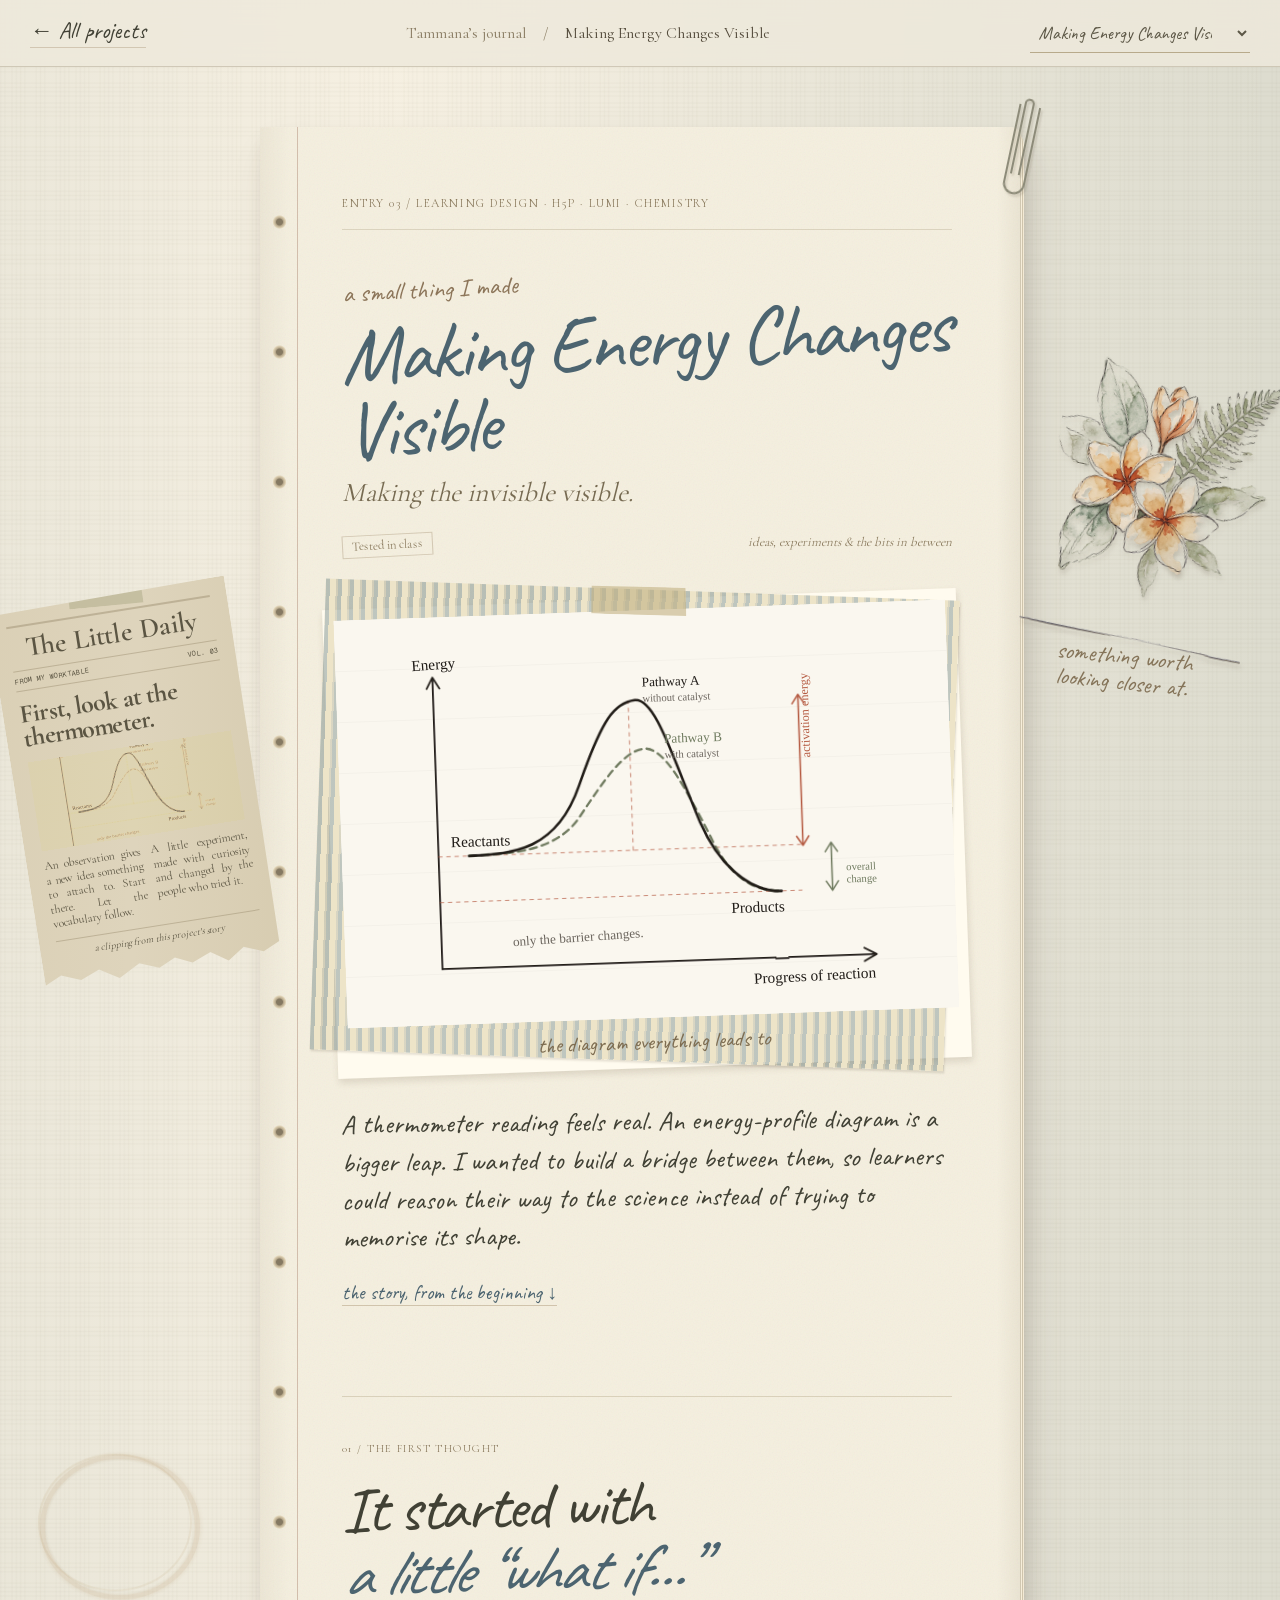
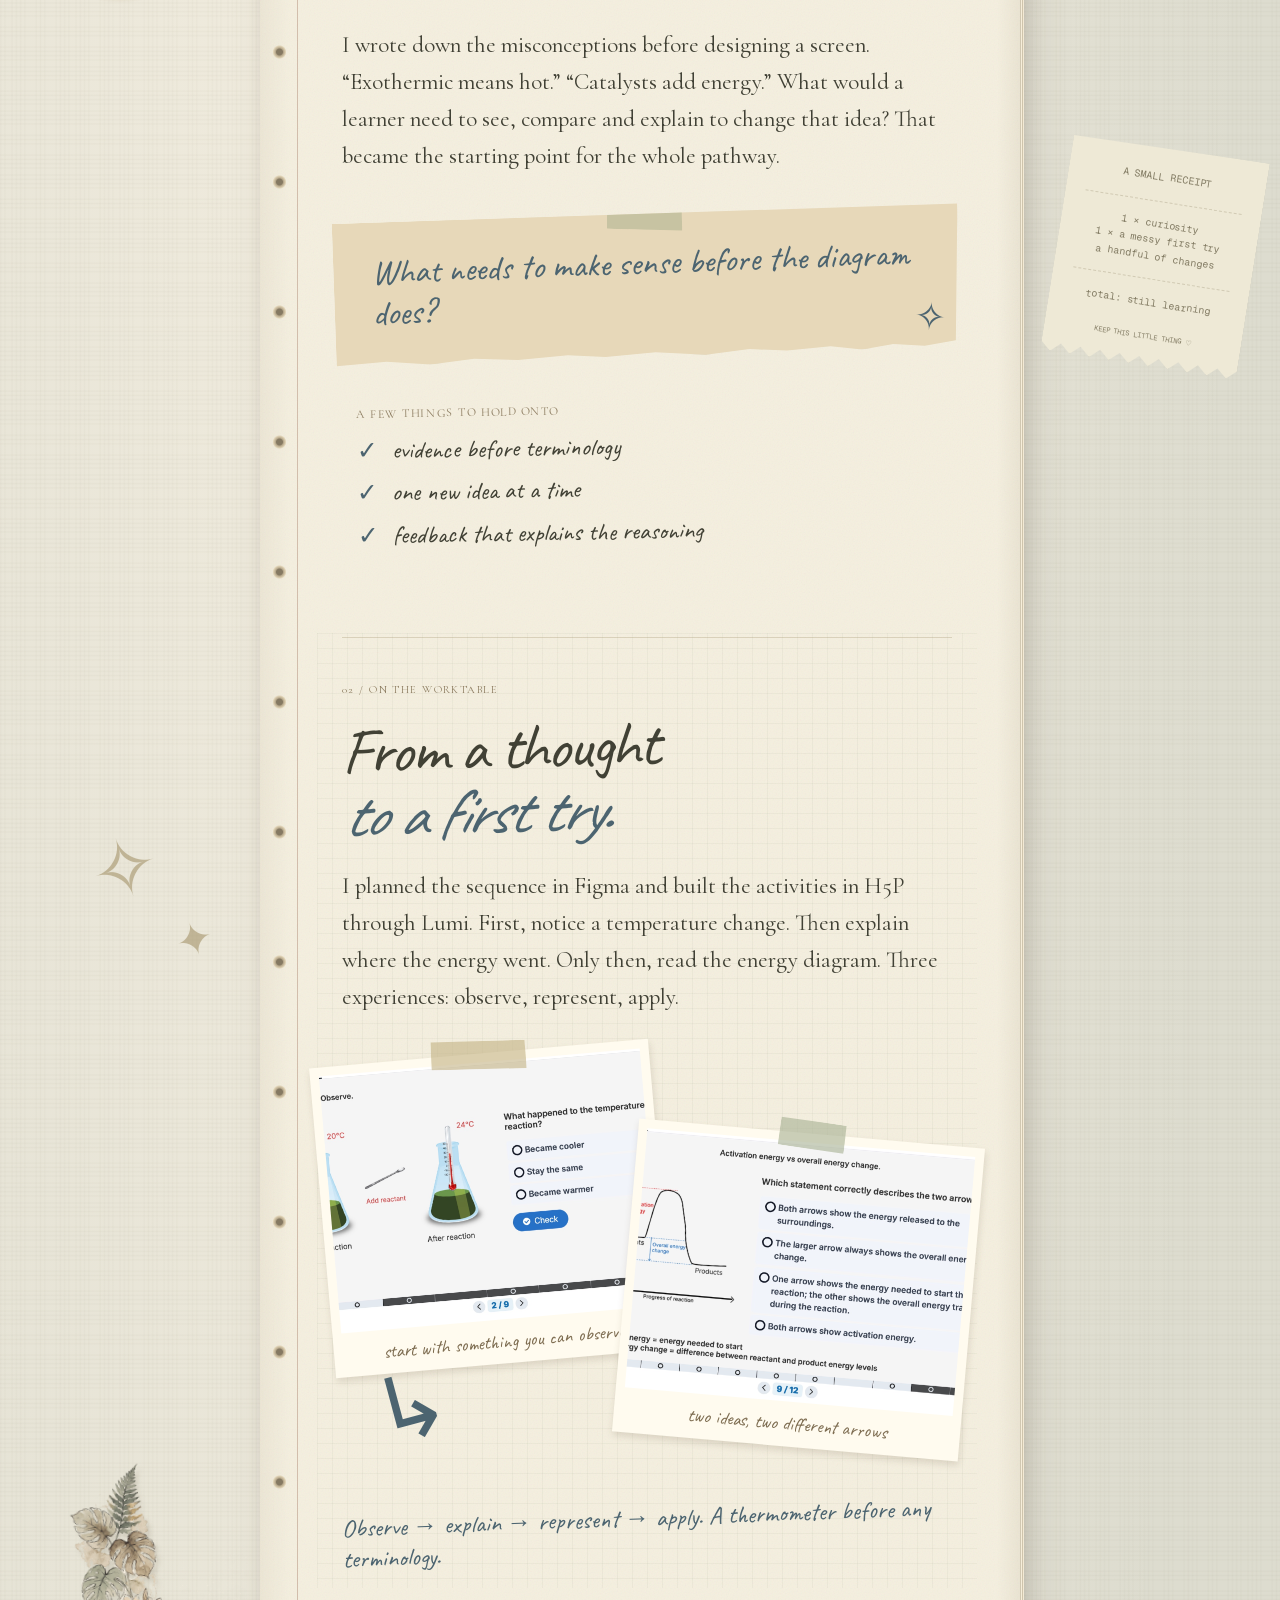
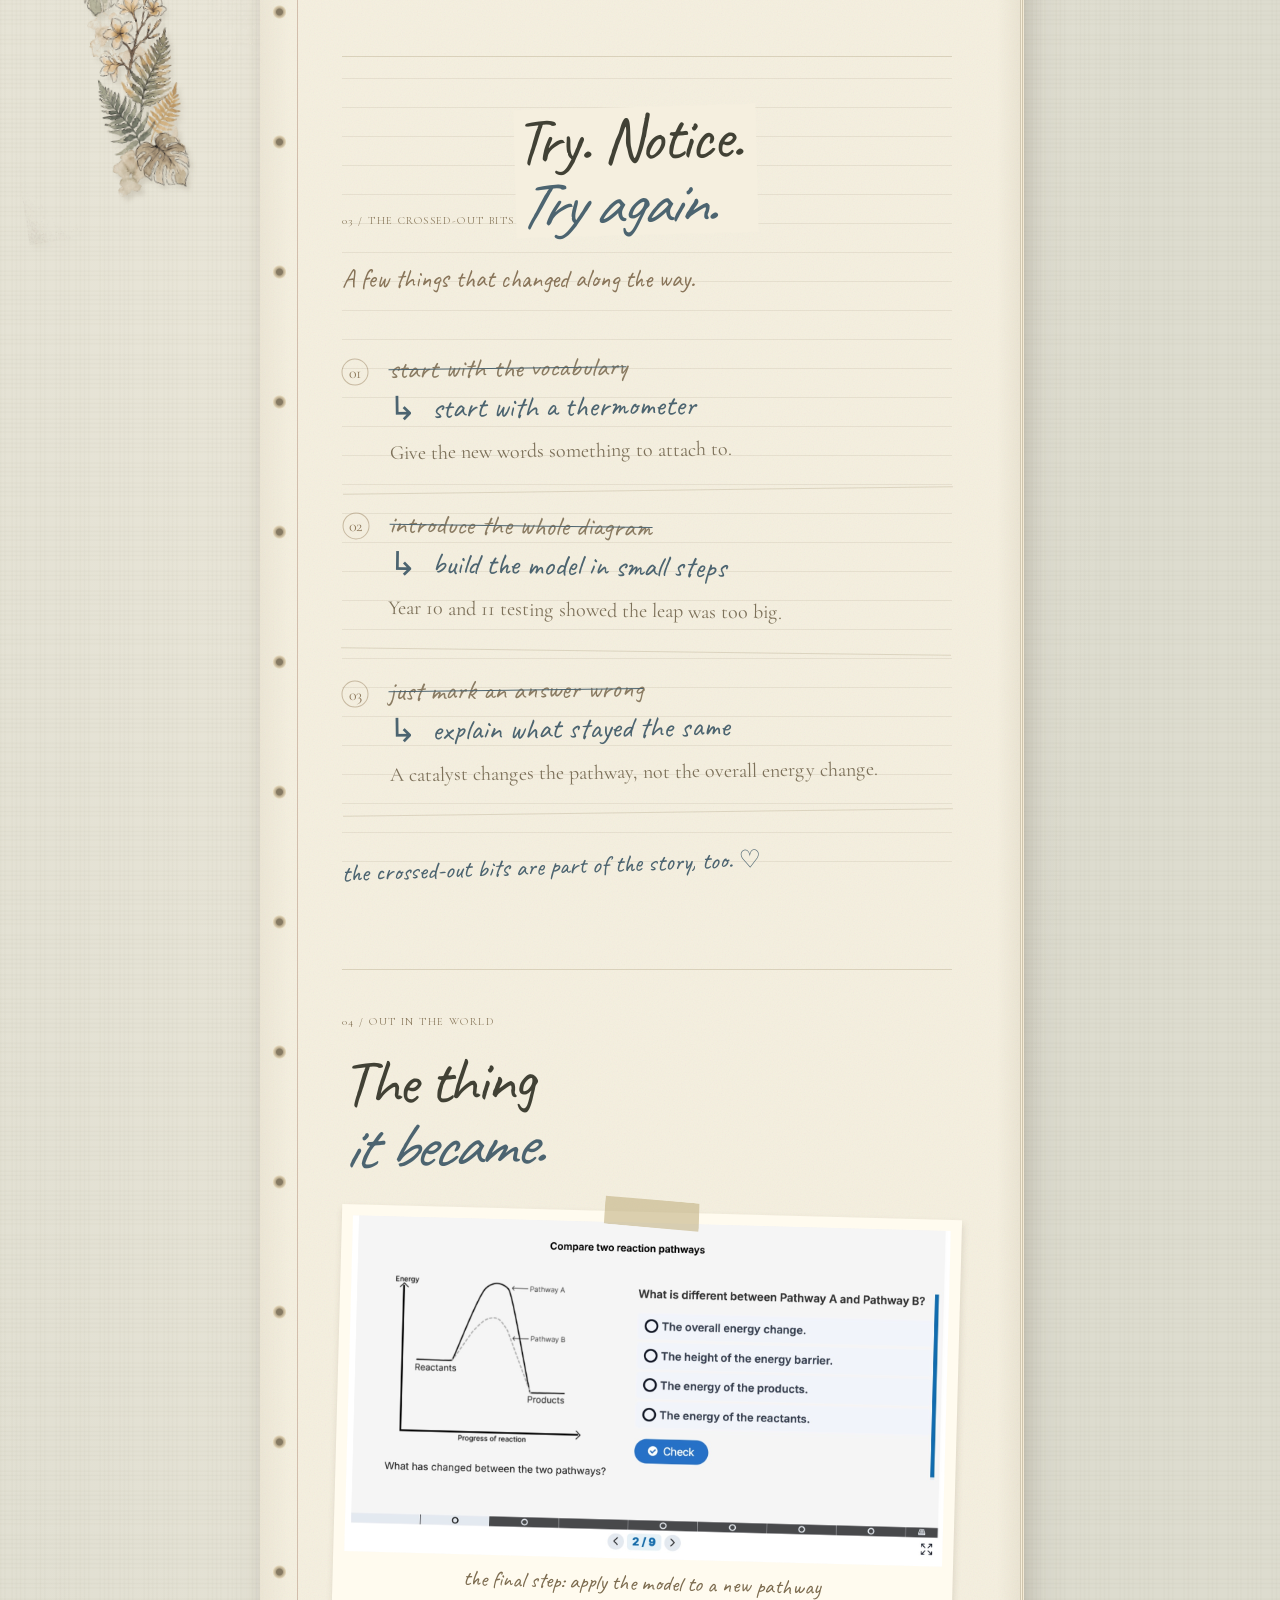
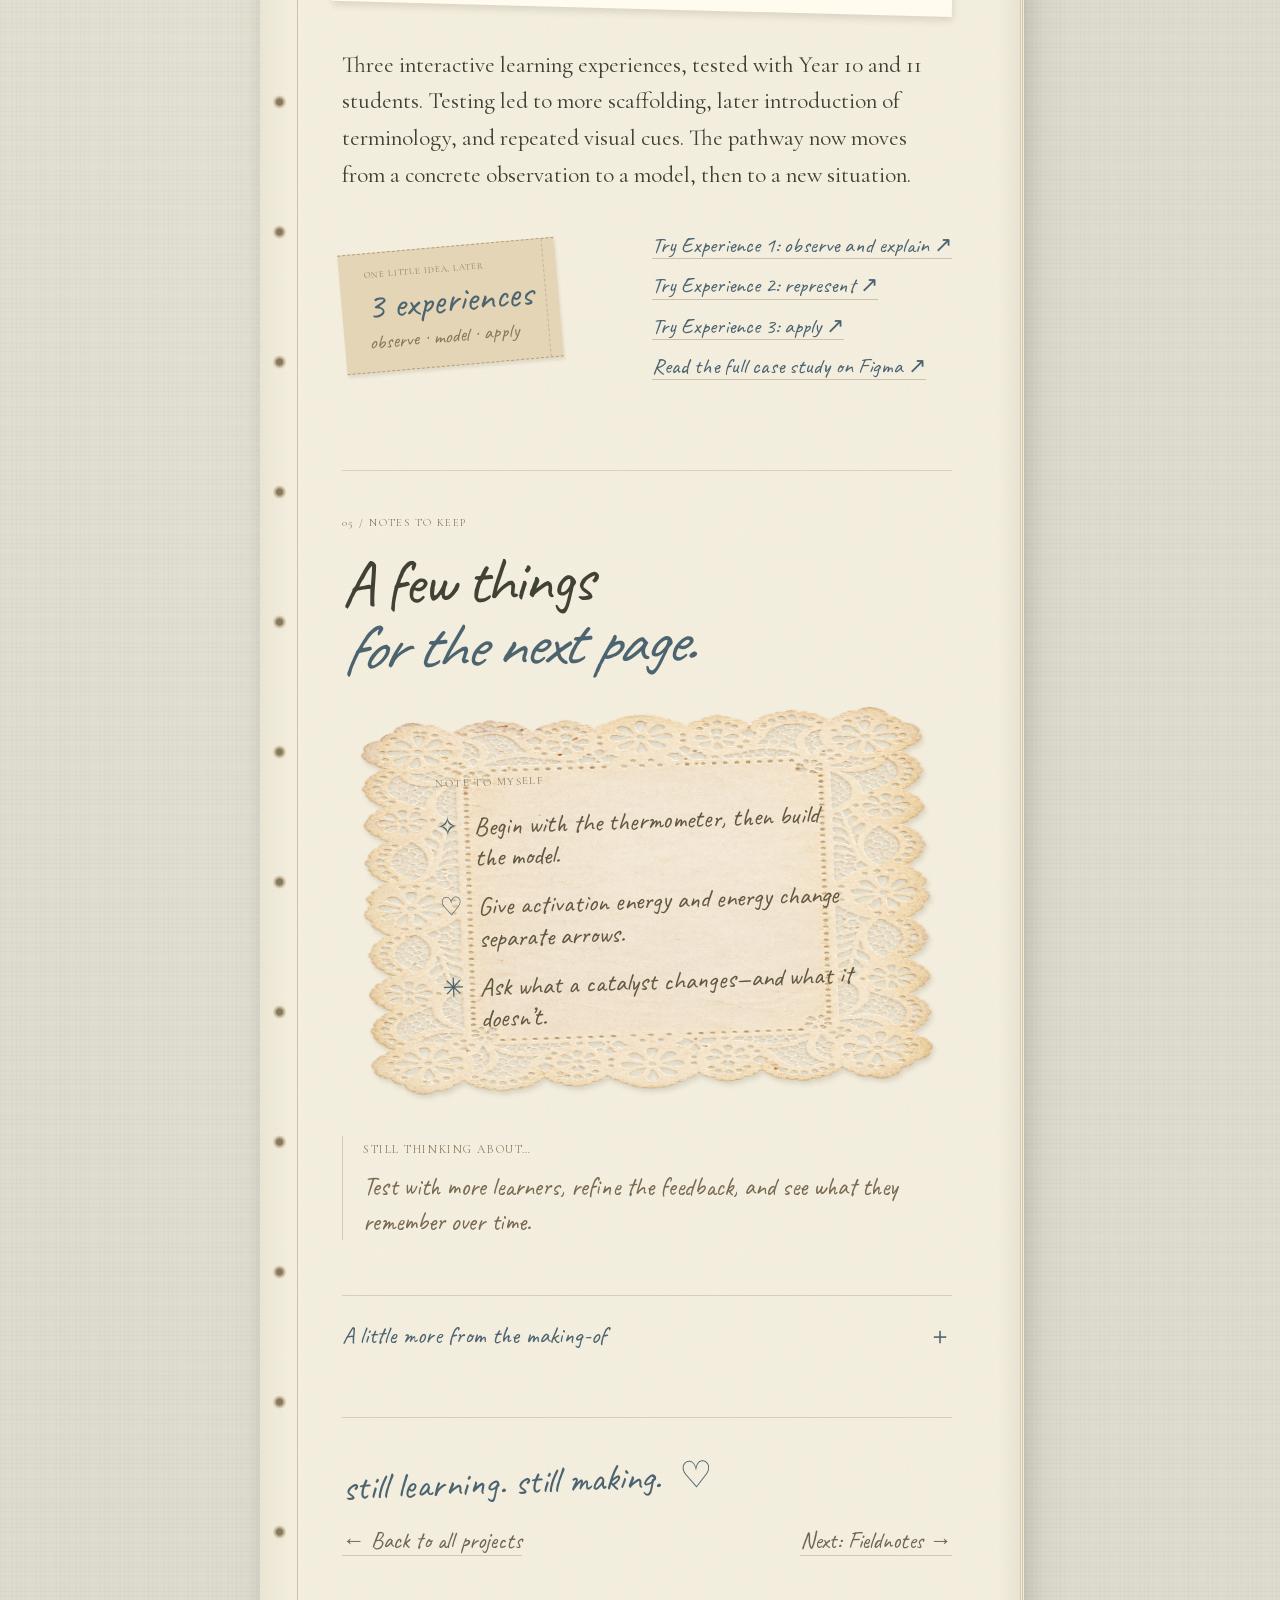
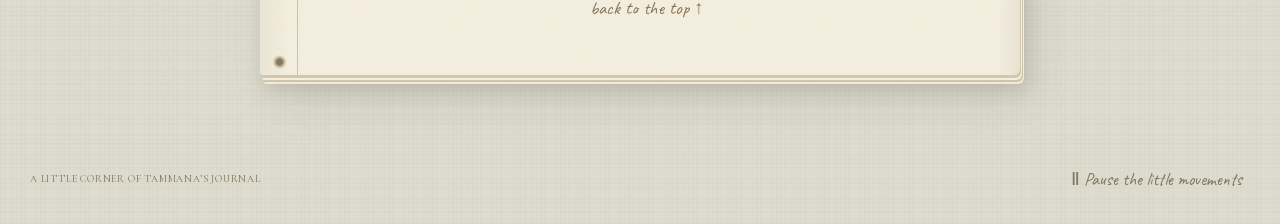
<file: projects/energy-changes.html>
<!DOCTYPE html><html lang="en"><head><meta charSet="utf-8"/><meta name="viewport" content="width=device-width, initial-scale=1"/><link rel="preload" as="image" href="/energy-changes-cover.svg"/><link rel="preload" as="image" href="/sketchbook/bloom.png"/><link rel="preload" as="image" href="/sketchbook/botany-left.png"/><link rel="preload" as="image" href="/energy-changes/exp1-observe.jpg"/><link rel="preload" as="image" href="/energy-changes/exp2-arrows.jpg"/><link rel="preload" as="image" href="/energy-changes/exp3-pathways.jpg"/><link rel="preload" as="image" href="/journal-pages/ivory-paper-doily.png"/><link rel="preload" as="image" href="/energy-changes/exp1-transfer.jpg"/><link rel="preload" as="image" href="/energy-changes/exp2-reading.jpg"/><link rel="preload" as="image" href="/energy-changes/exp2-energy-from.jpg"/><link rel="stylesheet" href="/assets/index-CQY01OJT.css" data-rsc-css-href="/assets/index-CQY01OJT.css" data-precedence="vite-rsc/importer-resources"/><link rel="stylesheet" href="/assets/project-journal-DVE4paEz.css" data-precedence="vite-rsc/client-reference"/><link rel="modulepreload" href="/assets/layout-segment-context-CQ3Xf9tC.js" crossorigin=""/><link rel="modulepreload" href="/assets/rolldown-runtime-S-ySWqyJ.js" crossorigin=""/><link rel="modulepreload" href="/assets/index-DtR_PMui.js" crossorigin=""/><link rel="modulepreload" href="/assets/framework-DC_sNd-Z.js" crossorigin=""/><link rel="modulepreload" href="/assets/project-journal-jht_Zbp6.js" crossorigin=""/><link rel="modulepreload" href="/assets/journal-notes-BjCrWXQ5.js" crossorigin=""/><link rel="preload" as="image" href="/energy-changes/exp3-reveal.jpg"/><link rel="preload" as="image" href="/energy-changes/feedback-reaction-g.jpg"/><link rel="preload" as="image" href="/energy-changes/feedback-drag.jpg"/><title>Making Energy Changes Visible — Tammana Kapoor</title><meta name="description" content="An interactive secondary chemistry learning experience exploring exothermic and endothermic reactions, energy profiles, activation energy and catalysts."/><meta property="og:title" content="Making Energy Changes Visible — Tammana Kapoor"/><meta property="og:description" content="An interactive secondary chemistry learning experience exploring exothermic and endothermic reactions, energy profiles, activation energy and catalysts."/><meta property="og:image" content="/energy-changes-cover.svg"/><meta name="twitter:card" content="summary_large_image"/><meta name="twitter:title" content="Tammana Kapoor — Creator, curious learner &amp; vibe coder"/><meta name="twitter:description" content="Tammana Kapoor is a creator, curious learner and vibe coder making thoughtful little experiences for the web."/><meta name="twitter:image" content="/og.png"/><script>(function(){var p=location.pathname;addEventListener("popstate",function(e){if(location.pathname===p)e.stopImmediatePropagation()},true)})()</script><script>self.__VINEXT_RSC_PARAMS__={"slug":"energy-changes"}</script><script>self.__VINEXT_RSC_NAV__={"pathname":"/projects/energy-changes","searchParams":[]}</script><link rel="modulepreload" href="/assets/index-DtR_PMui.js" />
<link rel="preload" href="/assets/_vinext_fonts/geist-8ac0455e797f/geist-ff2310f5.woff2" as="font" type="font/woff2" crossorigin />
<link rel="preload" href="/assets/_vinext_fonts/geist-8ac0455e797f/geist-875ccdd4.woff2" as="font" type="font/woff2" crossorigin />
<link rel="preload" href="/assets/_vinext_fonts/geist-8ac0455e797f/geist-52306abf.woff2" as="font" type="font/woff2" crossorigin />
<link rel="preload" href="/assets/_vinext_fonts/geist-8ac0455e797f/geist-001175b1.woff2" as="font" type="font/woff2" crossorigin />
<link rel="preload" href="/assets/_vinext_fonts/geist-8ac0455e797f/geist-98bbbccb.woff2" as="font" type="font/woff2" crossorigin />
<link rel="preload" href="/assets/_vinext_fonts/geist-mono-00e989178794/geist-mono-f6b33328.woff2" as="font" type="font/woff2" crossorigin />
<link rel="preload" href="/assets/_vinext_fonts/geist-mono-00e989178794/geist-mono-44e03052.woff2" as="font" type="font/woff2" crossorigin />
<link rel="preload" href="/assets/_vinext_fonts/geist-mono-00e989178794/geist-mono-0638449e.woff2" as="font" type="font/woff2" crossorigin />
<link rel="preload" href="/assets/_vinext_fonts/geist-mono-00e989178794/geist-mono-971fb274.woff2" as="font" type="font/woff2" crossorigin />
<link rel="preload" href="/assets/_vinext_fonts/geist-mono-00e989178794/geist-mono-44745446.woff2" as="font" type="font/woff2" crossorigin />
<link rel="preload" href="/assets/_vinext_fonts/geist-mono-00e989178794/geist-mono-013b2f2f.woff2" as="font" type="font/woff2" crossorigin />
<link rel="preload" href="/assets/_vinext_fonts/cormorant-garamond-5643dd986575/cormorant-garamond-dd44b623.woff2" as="font" type="font/woff2" crossorigin />
<link rel="preload" href="/assets/_vinext_fonts/cormorant-garamond-5643dd986575/cormorant-garamond-44d82aa9.woff2" as="font" type="font/woff2" crossorigin />
<link rel="preload" href="/assets/_vinext_fonts/cormorant-garamond-5643dd986575/cormorant-garamond-7f5a19db.woff2" as="font" type="font/woff2" crossorigin />
<link rel="preload" href="/assets/_vinext_fonts/cormorant-garamond-5643dd986575/cormorant-garamond-21114939.woff2" as="font" type="font/woff2" crossorigin />
<link rel="preload" href="/assets/_vinext_fonts/cormorant-garamond-5643dd986575/cormorant-garamond-e99b45a2.woff2" as="font" type="font/woff2" crossorigin />
<link rel="preload" href="/assets/_vinext_fonts/caveat-2e530e430e57/caveat-917f8c51.woff2" as="font" type="font/woff2" crossorigin />
<link rel="preload" href="/assets/_vinext_fonts/caveat-2e530e430e57/caveat-136caeb9.woff2" as="font" type="font/woff2" crossorigin />
<link rel="preload" href="/assets/_vinext_fonts/caveat-2e530e430e57/caveat-6b226757.woff2" as="font" type="font/woff2" crossorigin />
<link rel="preload" href="/assets/_vinext_fonts/caveat-2e530e430e57/caveat-4230ff7b.woff2" as="font" type="font/woff2" crossorigin />
<link rel="preload" href="/assets/_vinext_fonts/covered-by-your-grace-4df6847a8958/covered-by-your-grace-74d4f415.woff2" as="font" type="font/woff2" crossorigin />
<link rel="preload" href="/assets/_vinext_fonts/covered-by-your-grace-4df6847a8958/covered-by-your-grace-560e8c09.woff2" as="font" type="font/woff2" crossorigin />
<style data-vinext-fonts>/* cyrillic-ext */
@font-face {
  font-family: 'Geist';
  font-style: normal;
  font-weight: 100 900;
  font-display: swap;
  src: url(/assets/_vinext_fonts/geist-8ac0455e797f/geist-ff2310f5.woff2) format('woff2');
  unicode-range: U+0460-052F, U+1C80-1C8A, U+20B4, U+2DE0-2DFF, U+A640-A69F, U+FE2E-FE2F;
}
/* cyrillic */
@font-face {
  font-family: 'Geist';
  font-style: normal;
  font-weight: 100 900;
  font-display: swap;
  src: url(/assets/_vinext_fonts/geist-8ac0455e797f/geist-875ccdd4.woff2) format('woff2');
  unicode-range: U+0301, U+0400-045F, U+0490-0491, U+04B0-04B1, U+2116;
}
/* vietnamese */
@font-face {
  font-family: 'Geist';
  font-style: normal;
  font-weight: 100 900;
  font-display: swap;
  src: url(/assets/_vinext_fonts/geist-8ac0455e797f/geist-52306abf.woff2) format('woff2');
  unicode-range: U+0102-0103, U+0110-0111, U+0128-0129, U+0168-0169, U+01A0-01A1, U+01AF-01B0, U+0300-0301, U+0303-0304, U+0308-0309, U+0323, U+0329, U+1EA0-1EF9, U+20AB;
}
/* latin-ext */
@font-face {
  font-family: 'Geist';
  font-style: normal;
  font-weight: 100 900;
  font-display: swap;
  src: url(/assets/_vinext_fonts/geist-8ac0455e797f/geist-001175b1.woff2) format('woff2');
  unicode-range: U+0100-02BA, U+02BD-02C5, U+02C7-02CC, U+02CE-02D7, U+02DD-02FF, U+0304, U+0308, U+0329, U+1D00-1DBF, U+1E00-1E9F, U+1EF2-1EFF, U+2020, U+20A0-20AB, U+20AD-20C0, U+2113, U+2C60-2C7F, U+A720-A7FF;
}
/* latin */
@font-face {
  font-family: 'Geist';
  font-style: normal;
  font-weight: 100 900;
  font-display: swap;
  src: url(/assets/_vinext_fonts/geist-8ac0455e797f/geist-98bbbccb.woff2) format('woff2');
  unicode-range: U+0000-00FF, U+0131, U+0152-0153, U+02BB-02BC, U+02C6, U+02DA, U+02DC, U+0304, U+0308, U+0329, U+2000-206F, U+20AC, U+2122, U+2191, U+2193, U+2212, U+2215, U+FEFF, U+FFFD;
}

.__font_geist_0tvmz3h { font-family: 'Geist', sans-serif; }

.__variable_geist_0tvmz3h { --font-geist-sans: 'Geist', sans-serif; }

/* cyrillic-ext */
@font-face {
  font-family: 'Geist Mono';
  font-style: normal;
  font-weight: 100 900;
  font-display: swap;
  src: url(/assets/_vinext_fonts/geist-mono-00e989178794/geist-mono-f6b33328.woff2) format('woff2');
  unicode-range: U+0460-052F, U+1C80-1C8A, U+20B4, U+2DE0-2DFF, U+A640-A69F, U+FE2E-FE2F;
}
/* cyrillic */
@font-face {
  font-family: 'Geist Mono';
  font-style: normal;
  font-weight: 100 900;
  font-display: swap;
  src: url(/assets/_vinext_fonts/geist-mono-00e989178794/geist-mono-44e03052.woff2) format('woff2');
  unicode-range: U+0301, U+0400-045F, U+0490-0491, U+04B0-04B1, U+2116;
}
/* symbols2 */
@font-face {
  font-family: 'Geist Mono';
  font-style: normal;
  font-weight: 100 900;
  font-display: swap;
  src: url(/assets/_vinext_fonts/geist-mono-00e989178794/geist-mono-0638449e.woff2) format('woff2');
  unicode-range: U+2000-2001, U+2004-2008, U+200A, U+23B8-23BD, U+2500-259F;
}
/* vietnamese */
@font-face {
  font-family: 'Geist Mono';
  font-style: normal;
  font-weight: 100 900;
  font-display: swap;
  src: url(/assets/_vinext_fonts/geist-mono-00e989178794/geist-mono-971fb274.woff2) format('woff2');
  unicode-range: U+0102-0103, U+0110-0111, U+0128-0129, U+0168-0169, U+01A0-01A1, U+01AF-01B0, U+0300-0301, U+0303-0304, U+0308-0309, U+0323, U+0329, U+1EA0-1EF9, U+20AB;
}
/* latin-ext */
@font-face {
  font-family: 'Geist Mono';
  font-style: normal;
  font-weight: 100 900;
  font-display: swap;
  src: url(/assets/_vinext_fonts/geist-mono-00e989178794/geist-mono-44745446.woff2) format('woff2');
  unicode-range: U+0100-02BA, U+02BD-02C5, U+02C7-02CC, U+02CE-02D7, U+02DD-02FF, U+0304, U+0308, U+0329, U+1D00-1DBF, U+1E00-1E9F, U+1EF2-1EFF, U+2020, U+20A0-20AB, U+20AD-20C0, U+2113, U+2C60-2C7F, U+A720-A7FF;
}
/* latin */
@font-face {
  font-family: 'Geist Mono';
  font-style: normal;
  font-weight: 100 900;
  font-display: swap;
  src: url(/assets/_vinext_fonts/geist-mono-00e989178794/geist-mono-013b2f2f.woff2) format('woff2');
  unicode-range: U+0000-00FF, U+0131, U+0152-0153, U+02BB-02BC, U+02C6, U+02DA, U+02DC, U+0304, U+0308, U+0329, U+2000-206F, U+20AC, U+2122, U+2191, U+2193, U+2212, U+2215, U+FEFF, U+FFFD;
}

.__font_geist_mono_1diim1n { font-family: 'Geist Mono', sans-serif; }

.__variable_geist_mono_1diim1n { --font-geist-mono: 'Geist Mono', sans-serif; }

/* cyrillic-ext */
@font-face {
  font-family: 'Cormorant Garamond';
  font-style: normal;
  font-weight: 400;
  font-display: swap;
  src: url(/assets/_vinext_fonts/cormorant-garamond-5643dd986575/cormorant-garamond-dd44b623.woff2) format('woff2');
  unicode-range: U+0460-052F, U+1C80-1C8A, U+20B4, U+2DE0-2DFF, U+A640-A69F, U+FE2E-FE2F;
}
/* cyrillic */
@font-face {
  font-family: 'Cormorant Garamond';
  font-style: normal;
  font-weight: 400;
  font-display: swap;
  src: url(/assets/_vinext_fonts/cormorant-garamond-5643dd986575/cormorant-garamond-44d82aa9.woff2) format('woff2');
  unicode-range: U+0301, U+0400-045F, U+0490-0491, U+04B0-04B1, U+2116;
}
/* vietnamese */
@font-face {
  font-family: 'Cormorant Garamond';
  font-style: normal;
  font-weight: 400;
  font-display: swap;
  src: url(/assets/_vinext_fonts/cormorant-garamond-5643dd986575/cormorant-garamond-7f5a19db.woff2) format('woff2');
  unicode-range: U+0102-0103, U+0110-0111, U+0128-0129, U+0168-0169, U+01A0-01A1, U+01AF-01B0, U+0300-0301, U+0303-0304, U+0308-0309, U+0323, U+0329, U+1EA0-1EF9, U+20AB;
}
/* latin-ext */
@font-face {
  font-family: 'Cormorant Garamond';
  font-style: normal;
  font-weight: 400;
  font-display: swap;
  src: url(/assets/_vinext_fonts/cormorant-garamond-5643dd986575/cormorant-garamond-21114939.woff2) format('woff2');
  unicode-range: U+0100-02BA, U+02BD-02C5, U+02C7-02CC, U+02CE-02D7, U+02DD-02FF, U+0304, U+0308, U+0329, U+1D00-1DBF, U+1E00-1E9F, U+1EF2-1EFF, U+2020, U+20A0-20AB, U+20AD-20C0, U+2113, U+2C60-2C7F, U+A720-A7FF;
}
/* latin */
@font-face {
  font-family: 'Cormorant Garamond';
  font-style: normal;
  font-weight: 400;
  font-display: swap;
  src: url(/assets/_vinext_fonts/cormorant-garamond-5643dd986575/cormorant-garamond-e99b45a2.woff2) format('woff2');
  unicode-range: U+0000-00FF, U+0131, U+0152-0153, U+02BB-02BC, U+02C6, U+02DA, U+02DC, U+0304, U+0308, U+0329, U+2000-206F, U+20AC, U+2122, U+2191, U+2193, U+2212, U+2215, U+FEFF, U+FFFD;
}
/* cyrillic-ext */
@font-face {
  font-family: 'Cormorant Garamond';
  font-style: normal;
  font-weight: 500;
  font-display: swap;
  src: url(/assets/_vinext_fonts/cormorant-garamond-5643dd986575/cormorant-garamond-dd44b623.woff2) format('woff2');
  unicode-range: U+0460-052F, U+1C80-1C8A, U+20B4, U+2DE0-2DFF, U+A640-A69F, U+FE2E-FE2F;
}
/* cyrillic */
@font-face {
  font-family: 'Cormorant Garamond';
  font-style: normal;
  font-weight: 500;
  font-display: swap;
  src: url(/assets/_vinext_fonts/cormorant-garamond-5643dd986575/cormorant-garamond-44d82aa9.woff2) format('woff2');
  unicode-range: U+0301, U+0400-045F, U+0490-0491, U+04B0-04B1, U+2116;
}
/* vietnamese */
@font-face {
  font-family: 'Cormorant Garamond';
  font-style: normal;
  font-weight: 500;
  font-display: swap;
  src: url(/assets/_vinext_fonts/cormorant-garamond-5643dd986575/cormorant-garamond-7f5a19db.woff2) format('woff2');
  unicode-range: U+0102-0103, U+0110-0111, U+0128-0129, U+0168-0169, U+01A0-01A1, U+01AF-01B0, U+0300-0301, U+0303-0304, U+0308-0309, U+0323, U+0329, U+1EA0-1EF9, U+20AB;
}
/* latin-ext */
@font-face {
  font-family: 'Cormorant Garamond';
  font-style: normal;
  font-weight: 500;
  font-display: swap;
  src: url(/assets/_vinext_fonts/cormorant-garamond-5643dd986575/cormorant-garamond-21114939.woff2) format('woff2');
  unicode-range: U+0100-02BA, U+02BD-02C5, U+02C7-02CC, U+02CE-02D7, U+02DD-02FF, U+0304, U+0308, U+0329, U+1D00-1DBF, U+1E00-1E9F, U+1EF2-1EFF, U+2020, U+20A0-20AB, U+20AD-20C0, U+2113, U+2C60-2C7F, U+A720-A7FF;
}
/* latin */
@font-face {
  font-family: 'Cormorant Garamond';
  font-style: normal;
  font-weight: 500;
  font-display: swap;
  src: url(/assets/_vinext_fonts/cormorant-garamond-5643dd986575/cormorant-garamond-e99b45a2.woff2) format('woff2');
  unicode-range: U+0000-00FF, U+0131, U+0152-0153, U+02BB-02BC, U+02C6, U+02DA, U+02DC, U+0304, U+0308, U+0329, U+2000-206F, U+20AC, U+2122, U+2191, U+2193, U+2212, U+2215, U+FEFF, U+FFFD;
}
/* cyrillic-ext */
@font-face {
  font-family: 'Cormorant Garamond';
  font-style: normal;
  font-weight: 600;
  font-display: swap;
  src: url(/assets/_vinext_fonts/cormorant-garamond-5643dd986575/cormorant-garamond-dd44b623.woff2) format('woff2');
  unicode-range: U+0460-052F, U+1C80-1C8A, U+20B4, U+2DE0-2DFF, U+A640-A69F, U+FE2E-FE2F;
}
/* cyrillic */
@font-face {
  font-family: 'Cormorant Garamond';
  font-style: normal;
  font-weight: 600;
  font-display: swap;
  src: url(/assets/_vinext_fonts/cormorant-garamond-5643dd986575/cormorant-garamond-44d82aa9.woff2) format('woff2');
  unicode-range: U+0301, U+0400-045F, U+0490-0491, U+04B0-04B1, U+2116;
}
/* vietnamese */
@font-face {
  font-family: 'Cormorant Garamond';
  font-style: normal;
  font-weight: 600;
  font-display: swap;
  src: url(/assets/_vinext_fonts/cormorant-garamond-5643dd986575/cormorant-garamond-7f5a19db.woff2) format('woff2');
  unicode-range: U+0102-0103, U+0110-0111, U+0128-0129, U+0168-0169, U+01A0-01A1, U+01AF-01B0, U+0300-0301, U+0303-0304, U+0308-0309, U+0323, U+0329, U+1EA0-1EF9, U+20AB;
}
/* latin-ext */
@font-face {
  font-family: 'Cormorant Garamond';
  font-style: normal;
  font-weight: 600;
  font-display: swap;
  src: url(/assets/_vinext_fonts/cormorant-garamond-5643dd986575/cormorant-garamond-21114939.woff2) format('woff2');
  unicode-range: U+0100-02BA, U+02BD-02C5, U+02C7-02CC, U+02CE-02D7, U+02DD-02FF, U+0304, U+0308, U+0329, U+1D00-1DBF, U+1E00-1E9F, U+1EF2-1EFF, U+2020, U+20A0-20AB, U+20AD-20C0, U+2113, U+2C60-2C7F, U+A720-A7FF;
}
/* latin */
@font-face {
  font-family: 'Cormorant Garamond';
  font-style: normal;
  font-weight: 600;
  font-display: swap;
  src: url(/assets/_vinext_fonts/cormorant-garamond-5643dd986575/cormorant-garamond-e99b45a2.woff2) format('woff2');
  unicode-range: U+0000-00FF, U+0131, U+0152-0153, U+02BB-02BC, U+02C6, U+02DA, U+02DC, U+0304, U+0308, U+0329, U+2000-206F, U+20AC, U+2122, U+2191, U+2193, U+2212, U+2215, U+FEFF, U+FFFD;
}
/* cyrillic-ext */
@font-face {
  font-family: 'Cormorant Garamond';
  font-style: normal;
  font-weight: 700;
  font-display: swap;
  src: url(/assets/_vinext_fonts/cormorant-garamond-5643dd986575/cormorant-garamond-dd44b623.woff2) format('woff2');
  unicode-range: U+0460-052F, U+1C80-1C8A, U+20B4, U+2DE0-2DFF, U+A640-A69F, U+FE2E-FE2F;
}
/* cyrillic */
@font-face {
  font-family: 'Cormorant Garamond';
  font-style: normal;
  font-weight: 700;
  font-display: swap;
  src: url(/assets/_vinext_fonts/cormorant-garamond-5643dd986575/cormorant-garamond-44d82aa9.woff2) format('woff2');
  unicode-range: U+0301, U+0400-045F, U+0490-0491, U+04B0-04B1, U+2116;
}
/* vietnamese */
@font-face {
  font-family: 'Cormorant Garamond';
  font-style: normal;
  font-weight: 700;
  font-display: swap;
  src: url(/assets/_vinext_fonts/cormorant-garamond-5643dd986575/cormorant-garamond-7f5a19db.woff2) format('woff2');
  unicode-range: U+0102-0103, U+0110-0111, U+0128-0129, U+0168-0169, U+01A0-01A1, U+01AF-01B0, U+0300-0301, U+0303-0304, U+0308-0309, U+0323, U+0329, U+1EA0-1EF9, U+20AB;
}
/* latin-ext */
@font-face {
  font-family: 'Cormorant Garamond';
  font-style: normal;
  font-weight: 700;
  font-display: swap;
  src: url(/assets/_vinext_fonts/cormorant-garamond-5643dd986575/cormorant-garamond-21114939.woff2) format('woff2');
  unicode-range: U+0100-02BA, U+02BD-02C5, U+02C7-02CC, U+02CE-02D7, U+02DD-02FF, U+0304, U+0308, U+0329, U+1D00-1DBF, U+1E00-1E9F, U+1EF2-1EFF, U+2020, U+20A0-20AB, U+20AD-20C0, U+2113, U+2C60-2C7F, U+A720-A7FF;
}
/* latin */
@font-face {
  font-family: 'Cormorant Garamond';
  font-style: normal;
  font-weight: 700;
  font-display: swap;
  src: url(/assets/_vinext_fonts/cormorant-garamond-5643dd986575/cormorant-garamond-e99b45a2.woff2) format('woff2');
  unicode-range: U+0000-00FF, U+0131, U+0152-0153, U+02BB-02BC, U+02C6, U+02DA, U+02DC, U+0304, U+0308, U+0329, U+2000-206F, U+20AC, U+2122, U+2191, U+2193, U+2212, U+2215, U+FEFF, U+FFFD;
}

.__font_cormorant_garamond_1y0q7ey { font-family: 'Cormorant Garamond', sans-serif; }

.__variable_cormorant_garamond_1y0q7ey { --font-cormorant-garamond: 'Cormorant Garamond', sans-serif; }

/* cyrillic-ext */
@font-face {
  font-family: 'Caveat';
  font-style: normal;
  font-weight: 400 700;
  font-display: swap;
  src: url(/assets/_vinext_fonts/caveat-2e530e430e57/caveat-917f8c51.woff2) format('woff2');
  unicode-range: U+0460-052F, U+1C80-1C8A, U+20B4, U+2DE0-2DFF, U+A640-A69F, U+FE2E-FE2F;
}
/* cyrillic */
@font-face {
  font-family: 'Caveat';
  font-style: normal;
  font-weight: 400 700;
  font-display: swap;
  src: url(/assets/_vinext_fonts/caveat-2e530e430e57/caveat-136caeb9.woff2) format('woff2');
  unicode-range: U+0301, U+0400-045F, U+0490-0491, U+04B0-04B1, U+2116;
}
/* latin-ext */
@font-face {
  font-family: 'Caveat';
  font-style: normal;
  font-weight: 400 700;
  font-display: swap;
  src: url(/assets/_vinext_fonts/caveat-2e530e430e57/caveat-6b226757.woff2) format('woff2');
  unicode-range: U+0100-02BA, U+02BD-02C5, U+02C7-02CC, U+02CE-02D7, U+02DD-02FF, U+0304, U+0308, U+0329, U+1D00-1DBF, U+1E00-1E9F, U+1EF2-1EFF, U+2020, U+20A0-20AB, U+20AD-20C0, U+2113, U+2C60-2C7F, U+A720-A7FF;
}
/* latin */
@font-face {
  font-family: 'Caveat';
  font-style: normal;
  font-weight: 400 700;
  font-display: swap;
  src: url(/assets/_vinext_fonts/caveat-2e530e430e57/caveat-4230ff7b.woff2) format('woff2');
  unicode-range: U+0000-00FF, U+0131, U+0152-0153, U+02BB-02BC, U+02C6, U+02DA, U+02DC, U+0304, U+0308, U+0329, U+2000-206F, U+20AC, U+2122, U+2191, U+2193, U+2212, U+2215, U+FEFF, U+FFFD;
}

.__font_caveat_0650e23 { font-family: 'Caveat', sans-serif; }

.__variable_caveat_0650e23 { --font-caveat: 'Caveat', sans-serif; }

/* latin-ext */
@font-face {
  font-family: 'Covered By Your Grace';
  font-style: normal;
  font-weight: 400;
  font-display: swap;
  src: url(/assets/_vinext_fonts/covered-by-your-grace-4df6847a8958/covered-by-your-grace-74d4f415.woff2) format('woff2');
  unicode-range: U+0100-02BA, U+02BD-02C5, U+02C7-02CC, U+02CE-02D7, U+02DD-02FF, U+0304, U+0308, U+0329, U+1D00-1DBF, U+1E00-1E9F, U+1EF2-1EFF, U+2020, U+20A0-20AB, U+20AD-20C4, U+2113, U+2C60-2C7F, U+A720-A7FF;
}
/* latin */
@font-face {
  font-family: 'Covered By Your Grace';
  font-style: normal;
  font-weight: 400;
  font-display: swap;
  src: url(/assets/_vinext_fonts/covered-by-your-grace-4df6847a8958/covered-by-your-grace-560e8c09.woff2) format('woff2');
  unicode-range: U+0000-00FF, U+0131, U+0152-0153, U+02BB-02BC, U+02C6, U+02DA, U+02DC, U+0304, U+0308, U+0329, U+2000-206F, U+20AC, U+2122, U+2191, U+2193, U+2212, U+2215, U+FEFF, U+FFFD;
}

.__font_covered_by_your_grace_006hyxl { font-family: 'Covered By Your Grace', sans-serif; }

.__variable_covered_by_your_grace_006hyxl { --font-grace: 'Covered By Your Grace', sans-serif; }
</style>
</head><body class="__variable_geist_0tvmz3h __variable_geist_mono_1diim1n __variable_cormorant_garamond_1y0q7ey __variable_caveat_0650e23 __variable_covered_by_your_grace_006hyxl"><main class="project-journal pj-energy-changes " id="top"><nav class="pj-navigation" aria-label="Project navigation"><a class="pj-back" href="/#projects/energy-changes">← All projects</a><span class="pj-nav-title">Tammana’s journal <i>/</i> <strong>Making Energy Changes Visible</strong></span><label><span class="pj-sr-only">Choose a project</span><select><option value="daily-cafe">Daily Café</option><option value="floraquest">FloraQuest</option><option value="energy-changes" selected="">Making Energy Changes Visible</option><option value="fieldnotes">Fieldnotes</option></select></label><div class="pj-reading-progress" style="transform:scaleX(0)" aria-hidden="true"></div></nav><div class="pj-desk"><article class="pj-paper" aria-labelledby="pj-title"><div class="pj-punched-edge" aria-hidden="true"></div><header class="pj-entry-header"><p class="pj-kicker">ENTRY 03<!-- --> / <!-- -->Learning design · H5P · Lumi · Chemistry</p><p class="pj-handwritten-intro">a small thing I made</p><h1 id="pj-title">Making Energy Changes Visible</h1><p class="pj-subtitle">Making the invisible visible.</p><div class="pj-entry-meta"><span>Tested in class</span><span>ideas, experiments &amp; the bits in between</span></div><div class="pj-ephemera"><aside class="pj-newspaper" aria-label="A newspaper-style note from my worktable"><span class="pj-tape" aria-hidden="true"></span><p class="pj-news-masthead">The Little Daily</p><div class="pj-news-rule"><span>FROM MY WORKTABLE</span><span>VOL. <!-- -->03</span></div><h3>First, look at the thermometer.</h3><img src="/energy-changes-cover.svg" alt=""/><div class="pj-news-columns"><p>An observation gives a new idea something to attach to. Start there. Let the vocabulary follow.</p><p>A little experiment, made with curiosity and changed by the people who tried it.</p></div><p class="pj-news-foot">a clipping from this project’s story</p></aside><div class="pj-flower-scrap" aria-hidden="true"><img src="/sketchbook/bloom.png" alt=""/><span>something worth<br/>looking closer at.</span></div><div class="pj-coffee-ring" aria-hidden="true"></div><div class="pj-receipt" aria-hidden="true"><span>A SMALL RECEIPT</span><b>1 × curiosity<br/>1 × a messy first try<br/>a handful of changes</b><i>total: still learning</i><span>KEEP THIS LITTLE THING ♡</span></div><div class="pj-side-stars" aria-hidden="true">✧<br/><span>✦</span></div><img class="pj-side-botanical" src="/sketchbook/botany-left.png" alt="" aria-hidden="true"/><div class="pj-paper-clip" aria-hidden="true"></div></div><figure class="pj-print pj-hero-print"><span class="pj-tape" aria-hidden="true"></span><img src="/energy-changes-cover.svg" alt="A hand-drawn energy-profile diagram showing two reaction pathways, one with a catalyst and a lower activation energy"/><figcaption>the diagram everything leads to</figcaption></figure><p class="pj-opening">A thermometer reading feels real. An energy-profile diagram is a bigger leap. I wanted to build a bridge between them, so learners could reason their way to the science instead of trying to memorise its shape.</p><a class="pj-scroll-hint" href="#the-idea">the story, from the beginning ↓</a></header><section class="pj-story-section pj-idea" id="the-idea"><span class="pj-section-number">01 / THE FIRST THOUGHT</span><h2>It started with<br/><em>a little “what if…”</em></h2><p>I wrote down the misconceptions before designing a screen. “Exothermic means hot.” “Catalysts add energy.” What would a learner need to see, compare and explain to change that idea? That became the starting point for the whole pathway.</p><blockquote class="pj-question"><span class="pj-tape" aria-hidden="true"></span>What needs to make sense before the diagram does?<span aria-hidden="true">✧</span></blockquote><div class="pj-intentions"><span class="pj-kicker">a few things to hold onto</span><p><span aria-hidden="true">✓</span>evidence before terminology</p><p><span aria-hidden="true">✓</span>one new idea at a time</p><p><span aria-hidden="true">✓</span>feedback that explains the reasoning</p></div></section><section class="pj-story-section pj-process" id="the-making"><span class="pj-section-number">02 / ON THE WORKTABLE</span><h2>From a thought<br/><em>to a first try.</em></h2><p>I planned the sequence in Figma and built the activities in H5P through Lumi. First, notice a temperature change. Then explain where the energy went. Only then, read the energy diagram. Three experiences: observe, represent, apply.</p><div class="pj-working-clippings"><figure class="pj-print "><span class="pj-tape" aria-hidden="true"></span><img src="/energy-changes/exp1-observe.jpg" alt="Chemistry activity showing a temperature rise from 20 to 24 degrees Celsius"/><figcaption>start with something you can observe</figcaption></figure><figure class="pj-print "><span class="pj-tape" aria-hidden="true"></span><img src="/energy-changes/exp2-arrows.jpg" alt="Energy profile activity using separate arrows for activation energy and overall energy change"/><figcaption>two ideas, two different arrows</figcaption></figure><span class="pj-scribbled-arrow" aria-hidden="true">↳</span></div><p class="pj-margin-annotation">Observe → explain → represent → apply. A thermometer before any terminology.</p></section><section class="pj-story-section pj-changes" id="the-changes"><span class="pj-section-number">03 / THE CROSSED-OUT BITS</span><h2>Try. Notice.<br/><em>Try again.</em></h2><p class="pj-section-intro">A few things that changed along the way.</p><div class="pj-revisions"><section><span class="pj-revision-number">0<!-- -->1</span><div><del>start with the vocabulary</del><p class="pj-revision-after"><span aria-hidden="true">↳</span>start with a thermometer</p><p>Give the new words something to attach to.</p></div></section><section><span class="pj-revision-number">0<!-- -->2</span><div><del>introduce the whole diagram</del><p class="pj-revision-after"><span aria-hidden="true">↳</span>build the model in small steps</p><p>Year 10 and 11 testing showed the leap was too big.</p></div></section><section><span class="pj-revision-number">0<!-- -->3</span><div><del>just mark an answer wrong</del><p class="pj-revision-after"><span aria-hidden="true">↳</span>explain what stayed the same</p><p>A catalyst changes the pathway, not the overall energy change.</p></div></section></div><p class="pj-margin-annotation">the crossed-out bits are part of the story, too. ♡</p></section><section class="pj-story-section pj-result" id="the-result"><span class="pj-section-number">04 / OUT IN THE WORLD</span><h2>The thing<br/><em>it became.</em></h2><figure class="pj-print "><span class="pj-tape" aria-hidden="true"></span><img src="/energy-changes/exp3-pathways.jpg" alt="Activity comparing catalysed and uncatalysed energy pathways"/><figcaption>the final step: apply the model to a new pathway</figcaption></figure><p>Three interactive learning experiences, tested with Year 10 and 11 students. Testing led to more scaffolding, later introduction of terminology, and repeated visual cues. The pathway now moves from a concrete observation to a model, then to a new situation.</p><div class="pj-result-bottom"><div class="pj-ticket"><span>ONE LITTLE IDEA, LATER</span><strong>3 experiences</strong><em>observe · model · apply</em></div><div class="pj-live-links"><a href="https://app.lumi.education/run/OthXGY" target="_blank" rel="noreferrer">Try Experience 1: observe and explain<!-- --> ↗</a><a href="https://app.lumi.education/run/Vdpf3e" target="_blank" rel="noreferrer">Try Experience 2: represent<!-- --> ↗</a><a href="https://app.lumi.education/run/CI-v-e" target="_blank" rel="noreferrer">Try Experience 3: apply<!-- --> ↗</a><a href="https://www.figma.com/design/MqVTNTQ55VU0GxqFX8xK4c/Case-study--portfolio?node-id=0-1" target="_blank" rel="noreferrer">Read the full case study on Figma<!-- --> ↗</a></div></div></section><section class="pj-story-section pj-reflection" id="notes-to-keep"><span class="pj-section-number">05 / NOTES TO KEEP</span><h2>A few things<br/><em>for the next page.</em></h2><div class="pj-lace-note"><img src="/journal-pages/ivory-paper-doily.png" alt=""/><div><span class="pj-kicker">note to myself</span><p><span aria-hidden="true">✧</span>Begin with the thermometer, then build the model.</p><p><span aria-hidden="true">♡</span>Give activation energy and energy change separate arrows.</p><p><span aria-hidden="true">✳</span>Ask what a catalyst changes—and what it doesn’t.</p></div></div><div class="pj-next-thought"><span class="pj-kicker">still thinking about…</span><p>Test with more learners, refine the feedback, and see what they remember over time.</p></div><details class="pj-extra-notes"><summary>A little more from the making-of <span aria-hidden="true">＋</span></summary><div><section><h3>The learning challenge</h3><p>Energy changes in chemical reactions are difficult because learners must connect observable temperature changes with abstract ideas about energy transfer, reaction profiles and activation energy. These concepts are also prone to misconceptions, especially when learners treat “exothermic” as simply meaning hot, confuse activation energy with energy released, or assume catalysts add energy to a reaction. The four I designed against are in the table further down.</p></section><section><h3>The learning pathway</h3><p>To address these misconceptions, I designed a three-part sequence that moves learners from observable evidence to abstract representation and application. Observe and investigate: learners explore real-world scenarios and simple experiments to observe temperature changes and identify whether reactions release or absorb heat. Model and explain: learners connect observations to energy-profile diagrams to explain activation energy and overall energy change. Apply and extend: learners examine catalysts and compare pathways, applying their understanding to new contexts and prediction tasks.</p></section><section><h3>Experience 1: observe and explain</h3><p>The first experience begins with something learners can observe directly, like temperature change. From there, the activities guide them towards explaining the direction of energy transfer before introducing the terms exothermic and endothermic.</p><p>I began with measured temperature change rather than scientific terminology, giving learners a concrete observation to reason from. The terms were introduced only after learners had identified the direction of energy transfer. Later activities ask learners to classify reactions independently, using temperature evidence without step-by-step prompts.</p></section><section><h3>Experience 2: represent</h3><p>The second experience moves learners from observable temperature change to energy-profile diagrams. Learners interpret reactant and product energy levels, identify activation energy, and distinguish it from the overall energy change.</p><p>Diagrams were introduced only after learners had already reasoned about energy transfer from temperature evidence. Activation energy and overall energy change were represented with different arrows so learners could compare where each quantity begins and ends, and see that both exothermic and endothermic reactions require activation energy even though their overall energy changes are different.</p></section><section><h3>Experience 3: apply</h3><p>The final experience helps learners apply their understanding by exploring how catalysts provide an alternative reaction pathway. Learners compare reactions with and without a catalyst and explain why the reactant and product energy levels, and therefore the overall energy change, remain unchanged.</p><p>The activities highlight what stays the same, so learners can distinguish between a change in activation energy and a change in overall energy change. Learners are then prompted to evaluate statements such as “catalysts add energy” or “catalysts change the overall energy change”, with targeted feedback explaining why these are incorrect.</p></section><section><h3>Assessment and feedback</h3><p>Assessment was embedded throughout the learning pathway rather than saved for the end. Questions were used to surface misconceptions, check understanding at each stage, and provide immediate feedback that explained why an answer was correct or incorrect.</p><p>Early diagnostic questions reveal how learners interpret temperature change, energy transfer and reaction profiles before new terminology is introduced. Incorrect options are based on common misconceptions, so a wrong answer tells me something. Feedback does more than identify right or wrong: it redirects attention to the relevant scientific idea and helps learners distinguish between closely related concepts. The principle I kept returning to is that every incorrect answer should reveal something about the learner’s thinking and provide a useful next step.</p></section><section><h3>Accessibility and inclusive design</h3><p>Accessibility decisions were built into the learning experience from the start, with attention to clarity, cognitive load, visual hierarchy and the use of multiple ways to represent scientific ideas. Each screen focuses on one key idea, with limited on-screen text and consistent placement of diagrams, questions and feedback.</p><p>Learners move between temperature data, energy-transfer language and energy-profile diagrams, which supports connections between observable evidence and abstract models. New terminology is introduced only after learners have first reasoned from evidence, and complex ideas are broken into smaller steps. Interactive tasks use clear labels, concise instructions and immediate feedback, and where possible offer a non-drag alternative for learners who find drag-and-drop difficult to use.</p></section><section><h3>Tools and workflow</h3><p>I used a combination of tools to design, develop and refine the learning experience, choosing each for the strengths it offered at a different stage. Figma for planning the learning experience, creating the visual design and prototyping the layout and interactions, because it is flexible and ideal for rapid iteration. H5P, through Lumi, to build the interactive activities, including questions, drag-and-drop tasks and branching feedback, because it is open source, easy to use and widely supported. Images and icons from trusted sources to support clarity and accessibility.</p></section><section><h3>Learner testing</h3><p>I tested selected activities with Year 10 and 11 students in a school setting. Learners needed substantial scaffolding when moving from observable temperature changes to more abstract ideas such as energy profiles and activation energy. A step-by-step introduction of concepts helped them build understanding more successfully.</p><p>Learners understood the topic more easily when concepts were introduced in small, sequential steps. Abstract representations such as energy-profile diagrams required more support than observable evidence such as temperature change. Common misconceptions included thinking that catalysts add energy or change the overall energy change.</p><p>In response, I increased scaffolding in the early stages of each experience, introduced key terminology only after learners had reasoned from evidence, used repeated visual cues and immediate feedback to reinforce key distinctions, and reduced support gradually as learners moved towards application tasks.</p></section><section><h3>Reflection and next steps</h3><p>This project strengthened my skills in instructional design and deepened my understanding of how learners build scientific concepts. It also highlighted areas for further development.</p><p>What worked well: a clear progression from concrete evidence to abstract representation, interactive tasks that engaged learners and surfaced misconceptions, step-by-step scaffolding that supported understanding of the more complex ideas such as activation energy, and a consistent visual design that kept the focus on one key idea at a time.</p><p>What I would improve: explore additional ways to represent abstract ideas, such as animations or interactive simulations; refine the feedback for common misconceptions using a wider range of learner responses; and consider adaptive pathways for learners who need additional support.</p><p>Next steps: conduct more extensive user testing with a larger and more diverse group of learners, gather data on how the activities affect understanding and retention over time, adapt the approach for other topics in science, and continue developing my skills in inclusive design and accessible interaction design.</p><p>Testing with real learners reinforced the value of a scaffolded, evidence-based approach and showed how thoughtful design can make complex scientific ideas more accessible and engaging.</p></section><div class="pj-archive-figures"><figure class="pj-print "><span class="pj-tape" aria-hidden="true"></span><img src="/energy-changes/exp1-observe.jpg" alt="Reaction A, observe: two conical flasks with thermometers reading 20°C before and 24°C after a reactant is added, beside the question ‘What happened to the temperature during the reaction?’"/><figcaption>experience 1, slide 2: a thermometer before any terminology</figcaption></figure><figure class="pj-print "><span class="pj-tape" aria-hidden="true"></span><img src="/energy-changes/exp1-transfer.jpg" alt="Explain the energy transfer: the temperature rose from 20°C to 24°C. Two labelled arrows offer ‘reacting system to surroundings’ or ‘surroundings to reacting system’, with a question asking which direction energy was transferred"/><figcaption>slide 3: which way did the energy go?</figcaption></figure><figure class="pj-print "><span class="pj-tape" aria-hidden="true"></span><img src="/energy-changes/exp2-reading.jpg" alt="Reading an energy-profile diagram: two flat lines, reactants drawn higher than products, with the question ‘If one point is higher on the vertical axis than another, what does that tell us?’"/><figcaption>experience 2, slide 2: the first diagram, no curve yet</figcaption></figure><figure class="pj-print "><span class="pj-tape" aria-hidden="true"></span><img src="/energy-changes/exp2-energy-from.jpg" alt="Where does the energy come from? An energy profile with products higher than reactants, a question about what this says about energy transfer, and a highlighted chain of reasoning ending in ‘endothermic’"/><figcaption>slide 6: products higher, so where did the energy come from?</figcaption></figure><figure class="pj-print "><span class="pj-tape" aria-hidden="true"></span><img src="/energy-changes/exp2-arrows.jpg" alt="Activation energy versus overall energy change: an energy profile with a red arrow for activation energy and a blue arrow for overall energy change, and the question ‘Which statement correctly describes the two arrows?’"/><figcaption>slide 9: two arrows, two different quantities</figcaption></figure><figure class="pj-print "><span class="pj-tape" aria-hidden="true"></span><img src="/energy-changes/exp3-pathways.jpg" alt="Compare two reaction pathways: Pathway A drawn solid with a high peak and Pathway B dashed with a lower peak, both starting and ending at the same levels, with the question ‘What is different between Pathway A and Pathway B?’"/><figcaption>experience 3, slide 2: what is different?</figcaption></figure><figure class="pj-print "><span class="pj-tape" aria-hidden="true"></span><img src="/energy-changes/exp3-reveal.jpg" alt="Reveal the activation-energy difference: the same two pathways with a red arrow for the higher activation energy and a grey arrow for the lower one, and the note that both pathways begin and end at the same energy levels"/><figcaption>slide 4: only the height of the barrier changes</figcaption></figure><figure class="pj-print "><span class="pj-tape" aria-hidden="true"></span><img src="/energy-changes/feedback-reaction-g.jpg" alt="Reaction G starts at 21°C and finishes at 15°C. The correct answer, ‘energy was transferred from the surroundings to the reacting system’, is ticked in green with an explanation that this is an endothermic reaction"/><figcaption>a right answer still gets the reasoning</figcaption></figure><figure class="pj-print "><span class="pj-tape" aria-hidden="true"></span><img src="/energy-changes/feedback-drag.jpg" alt="Drag each label to the correct part of the diagram: an energy profile with catalysed and uncatalysed pathways, with four empty drop zones and four labels to place: catalysed pathway, uncatalysed pathway, lower activation energy, higher activation energy"/><figcaption>slide 7: labels go on the diagram, not in a list</figcaption></figure></div></div></details></section><footer class="pj-story-footer"><p>still learning. still making.<!-- --> <span>♡</span></p><nav aria-label="Continue exploring"><a href="/#projects">← Back to all projects</a><a href="/projects/fieldnotes">Next: <!-- -->Fieldnotes<!-- --> →</a></nav><a class="pj-to-top" href="#top">back to the top ↑</a></footer></article></div><footer class="pj-desk-footer"><span>A LITTLE CORNER OF TAMMANA’S JOURNAL</span><button aria-pressed="false">Ⅱ Pause the little movements</button></footer></main><script id="_R_">import("/assets/index-DtR_PMui.js")</script></body></html><script>self.__VINEXT_RSC_CHUNKS__=self.__VINEXT_RSC_CHUNKS__||[];self.__VINEXT_RSC_CHUNKS__.push("2:I[\"8c0f216c4604\",[],\"Children\",1]\n3:I[\"15c18cfaeeff\",[],\"LayoutSegmentProvider\",1]\n4:I[\"8c0f216c4604\",[],\"Slot\",1]\n5:I[\"593f344dc510\",[],\"RedirectBoundary\",1]\n:HL[\"/assets/index-CQY01OJT.css\",\"style\"]\n")</script><script>self.__VINEXT_RSC_CHUNKS__=self.__VINEXT_RSC_CHUNKS__||[];self.__VINEXT_RSC_CHUNKS__.push("0:{\"__route\":\"route:/projects/energy-changes\",\"__interceptionContext\":null,\"__layoutIds\":[\"layout:/\"],\"__rootLayout\":\"/\",\"page:/projects/energy-changes\":\"$L1\",\"layout:/\":[[[[\"$\",\"link\",\"css:/assets/index-CQY01OJT.css\",{\"rel\":\"stylesheet\",\"precedence\":\"vite-rsc/importer-resources\",\"href\":\"/assets/index-CQY01OJT.css\",\"data-rsc-css-href\":\"/assets/index-CQY01OJT.css\"}],\"$undefined\"],[\"$\",\"html\",null,{\"lang\":\"en\",\"children\":[\"$\",\"body\",null,{\"className\":\"__variable_geist_0tvmz3h __variable_geist_mono_1diim1n __variable_cormorant_garamond_1y0q7ey __variable_caveat_0650e23 __variable_covered_by_your_grace_006hyxl\",\"children\":[\"$\",\"$L2\",null,{}]}]}]],null],\"route:/projects/energy-changes\":[[[\"$\",\"meta\",null,{\"charSet\":\"utf-8\"}],[[\"$\",\"title\",\"0\",{\"children\":\"Making Energy Changes Visible — Tammana Kapoor\"}],[\"$\",\"meta\",\"1\",{\"name\":\"description\",\"content\":\"An interactive secondary chemistry learning experience exploring exothermic and endothermic reactions, energy profiles, activation energy and catalysts.\"}],[\"$\",\"meta\",\"2\",{\"property\":\"og:title\",\"content\":\"Making Energy Changes Visible — Tammana Kapoor\"}],[\"$\",\"meta\",\"3\",{\"property\":\"og:description\",\"content\":\"An interactive secondary chemistry learning experience exploring exothermic and endothermic reactions, energy profiles, activation energy and catalysts.\"}],[\"$\",\"meta\",\"4\",{\"property\":\"og:image\",\"content\":\"/energy-changes-cover.svg\"}],[\"$\",\"meta\",\"5\",{\"name\":\"twitter:card\",\"content\":\"summary_large_image\"}],[\"$\",\"meta\",\"6\",{\"name\":\"twitter:title\",\"content\":\"Tammana Kapoor — Creator, curious learner \u0026 vibe coder\"}],[\"$\",\"meta\",\"7\",{\"name\":\"twitter:description\",\"content\":\"Tammana Kapoor is a creator, curious learner and vibe coder making thoughtful little experiences for the web.\"}],[\"$\",\"meta\",\"8\",{\"name\":\"twitter:image\",\"content\":\"/og.png\"}]],[[\"$\",\"meta\",\"0\",{\"name\":\"viewport\",\"content\":\"width=device-width, initial-scale=1\"}]]],[\"$\",\"$L3\",null,{\"segmentMap\":{\"children\":[\"projects\",\"energy-changes\"]},\"children\":[\"$\",\"$L4\",null,{\"id\":\"layout:/\",\"parallelSlots\":\"$undefined\",\"children\":[\"$\",\"$L5\",null,{\"children\":[\"$\",\"$L3\",null,{\"segmentMap\":{\"children\":[]},\"children\":[\"$\",\"$L4\",null,{\"id\":\"page:/projects/energy-changes\"}]}]}]}]}]],\"__layoutFlags\":{\"layout:/\":\"s\"},\"__artifactCompatibility\":{\"schemaVersion\":1,\"graphVersion\":\"app-route-graph:1qwkg0fwiimno\",\"deploymentVersion\":\"d4be18eb-8bc3-4a2c-97f4-f5a39402d787\",\"appElementsSchemaVersion\":1,\"rscPayloadSchemaVersion\":1,\"rootBoundaryId\":\"/\",\"renderEpoch\":null}}\n")</script><script>self.__VINEXT_RSC_CHUNKS__=self.__VINEXT_RSC_CHUNKS__||[];self.__VINEXT_RSC_CHUNKS__.push("6:I[\"999aec5f20da\",[],\"default\",1]\n")</script><script>self.__VINEXT_RSC_CHUNKS__=self.__VINEXT_RSC_CHUNKS__||[];self.__VINEXT_RSC_CHUNKS__.push("1:[\"$\",\"$L6\",null,{\"project\":{\"id\":\"energy-changes\",\"number\":\"No. 03\",\"tagList\":[\"Learning design\",\"H5P · Lumi\",\"Chemistry\"],\"status\":\"Tested in class\",\"title\":\"Making Energy Changes Visible\",\"tagline\":\"An interactive secondary chemistry learning experience exploring exothermic and endothermic reactions, energy profiles, activation energy and catalysts.\",\"summary\":\"Three H5P experiences, built in Lumi, that move learners from a thermometer reading to an energy-profile diagram to a catalyst’s pathway. Tested with Year 10 and 11 students, and reshaped by what they found hard.\",\"cover\":{\"src\":\"/energy-changes-cover.svg\",\"alt\":\"A hand-drawn energy-profile diagram showing two reaction pathways, one with a catalyst and a lower activation energy\",\"note\":\"the diagram everything leads to\"},\"idea\":\"I designed a three-part interactive learning pathway that moves learners from observable temperature changes to abstract energy-profile diagrams and catalyst pathways, using targeted feedback to address common misconceptions. It is a self-initiated project, planned in Figma and built in H5P with Lumi, with a focus on curriculum sequencing, misconceptions, interaction design and assessment.\",\"timeline\":[{\"label\":\"Four misconceptions written down before any screen\"},{\"label\":\"A three-part pathway: observe, model, apply\"},{\"label\":\"Experience 1: thermometers before terminology\"},{\"label\":\"Experience 2: two arrows on one diagram\"},{\"label\":\"Experience 3: catalysts change the pathway\"},{\"label\":\"Feedback woven through, not saved for the end\"},{\"label\":\"Accessibility pass: hierarchy, load, drag alternatives\"},{\"label\":\"Tested with Year 10 and 11; more scaffolding added\"}],\"chapters\":[{\"title\":\"The learning challenge\",\"text\":[\"Energy changes in chemical reactions are difficult because learners must connect observable temperature changes with abstract ideas about energy transfer, reaction profiles and activation energy. These concepts are also prone to misconceptions, especially when learners treat “exothermic” as simply meaning hot, confuse activation energy with energy released, or assume catalysts add energy to a reaction. The four I designed against are in the table further down.\"]},{\"title\":\"The learning pathway\",\"text\":[\"To address these misconceptions, I designed a three-part sequence that moves learners from observable evidence to abstract representation and application. Observe and investigate: learners explore real-world scenarios and simple experiments to observe temperature changes and identify whether reactions release or absorb heat. Model and explain: learners connect observations to energy-profile diagrams to explain activation energy and overall energy change. Apply and extend: learners examine catalysts and compare pathways, applying their understanding to new contexts and prediction tasks.\"]},{\"title\":\"Experience 1: observe and explain\",\"text\":[\"The first experience begins with something learners can observe directly, like temperature change. From there, the activities guide them towards explaining the direction of energy transfer before introducing the terms exothermic and endothermic.\",\"I began with measured temperature change rather than scientific terminology, giving learners a concrete observation to reason from. The terms were introduced only after learners had identified the direction of energy transfer. Later activities ask learners to classify reactions independently, using temperature evidence without step-by-step prompts.\"],\"figures\":[{\"src\":\"/energy-changes/exp1-observe.jpg\",\"alt\":\"Reaction A, observe: two conical flasks with thermometers reading 20°C before and 24°C after a reactant is added, beside the question ‘What happened to the temperature during the reaction?’\",\"caption\":\"experience 1, slide 2: a thermometer before any terminology\"},{\"src\":\"/energy-changes/exp1-transfer.jpg\",\"alt\":\"Explain the energy transfer: the temperature rose from 20°C to 24°C. Two labelled arrows offer ‘reacting system to surroundings’ or ‘surroundings to reacting system’, with a question asking which direction energy was transferred\",\"caption\":\"slide 3: which way did the energy go?\"}]},{\"title\":\"Experience 2: represent\",\"text\":[\"The second experience moves learners from observable temperature change to energy-profile diagrams. Learners interpret reactant and product energy levels, identify activation energy, and distinguish it from the overall energy change.\",\"Diagrams were introduced only after learners had already reasoned about energy transfer from temperature evidence. Activation energy and overall energy change were represented with different arrows so learners could compare where each quantity begins and ends, and see that both exothermic and endothermic reactions require activation energy even though their overall energy changes are different.\"],\"figures\":[{\"src\":\"/energy-changes/exp2-reading.jpg\",\"alt\":\"Reading an energy-profile diagram: two flat lines, reactants drawn higher than products, with the question ‘If one point is higher on the vertical axis than another, what does that tell us?’\",\"caption\":\"experience 2, slide 2: the first diagram, no curve yet\"},{\"src\":\"/energy-changes/exp2-energy-from.jpg\",\"alt\":\"Where does the energy come from? An energy profile with products higher than reactants, a question about what this says about energy transfer, and a highlighted chain of reasoning ending in ‘endothermic’\",\"caption\":\"slide 6: products higher, so where did the energy come from?\"},{\"src\":\"/energy-changes/exp2-arrows.jpg\",\"alt\":\"Activation energy versus overall energy change: an energy profile with a red arrow for activation energy and a blue arrow for overall energy change, and the question ‘Which statement correctly describes the two arrows?’\",\"caption\":\"slide 9: two arrows, two different quantities\"}]},{\"title\":\"Experience 3: apply\",\"text\":[\"The final experience helps learners apply their understanding by exploring how catalysts provide an alternative reaction pathway. Learners compare reactions with and without a catalyst and explain why the reactant and product energy levels, and therefore the overall energy change, remain unchanged.\",\"The activities highlight what stays the same, so learners can distinguish between a change in activation energy and a change in overall energy change. Learners are then prompted to evaluate statements such as “catalysts add energy” or “catalysts change the overall energy change”, with targeted feedback explaining why these are incorrect.\"],\"figures\":[{\"src\":\"/energy-changes/exp3-pathways.jpg\",\"alt\":\"Compare two reaction pathways: Pathway A drawn solid with a high peak and Pathway B dashed with a lower peak, both starting and ending at the same levels, with the question ‘What is different between Pathway A and Pathway B?’\",\"caption\":\"experience 3, slide 2: what is different?\"},{\"src\":\"/energy-changes/exp3-reveal.jpg\",\"alt\":\"Reveal the activation-energy difference: the same two pathways with a red arrow for the higher activation energy and a grey arrow for the lower one, and the note that both pathways begin and end at the same energy levels\",\"caption\":\"slide 4: only the height of the barrier changes\"}]},{\"title\":\"Assessment and feedback\",\"text\":[\"Assessment was embedded throughout the learning pathway rather than saved for the end. Questions were used to surface misconceptions, check understanding at each stage, and provide immediate feedback that explained why an answer was correct or incorrect.\",\"Early diagnostic questions reveal how learners interpret temperature change, energy transfer and reaction profiles before new terminology is introduced. Incorrect options are based on common misconceptions, so a wrong answer tells me something. Feedback does more than identify right or wrong: it redirects attention to the relevant scientific idea and helps learners distinguish between closely related concepts. The principle I kept returning to is that every incorrect answer should reveal something about the learner’s thinking and provide a useful next step.\"],\"figures\":[{\"src\":\"/energy-changes/feedback-reaction-g.jpg\",\"alt\":\"Reaction G starts at 21°C and finishes at 15°C. The correct answer, ‘energy was transferred from the surroundings to the reacting system’, is ticked in green with an explanation that this is an endothermic reaction\",\"caption\":\"a right answer still gets the reasoning\"},{\"src\":\"/energy-changes/feedback-drag.jpg\",\"alt\":\"Drag each label to the correct part of the diagram: an energy profile with catalysed and uncatalysed pathways, with four empty drop zones and four labels to place: catalysed pathway, uncatalysed pathway, lower activation energy, higher activation energy\",\"caption\":\"slide 7: labels go on the diagram, not in a list\"}]},{\"title\":\"Accessibility and inclusive design\",\"text\":[\"Accessibility decisions were built into the learning experience from the start, with attention to clarity, cognitive load, visual hierarchy and the use of multiple ways to represent scientific ideas. Each screen focuses on one key idea, with limited on-screen text and consistent placement of diagrams, questions and feedback.\",\"Learners move between temperature data, energy-transfer language and energy-profile diagrams, which supports connections between observable evidence and abstract models. New terminology is introduced only after learners have first reasoned from evidence, and complex ideas are broken into smaller steps. Interactive tasks use clear labels, concise instructions and immediate feedback, and where possible offer a non-drag alternative for learners who find drag-and-drop difficult to use.\"]},{\"title\":\"Tools and workflow\",\"text\":[\"I used a combination of tools to design, develop and refine the learning experience, choosing each for the strengths it offered at a different stage. Figma for planning the learning experience, creating the visual design and prototyping the layout and interactions, because it is flexible and ideal for rapid iteration. H5P, through Lumi, to build the interactive activities, including questions, drag-and-drop tasks and branching feedback, because it is open source, easy to use and widely supported. Images and icons from trusted sources to support clarity and accessibility.\"]},{\"title\":\"Learner testing\",\"text\":[\"I tested selected activities with Year 10 and 11 students in a school setting. Learners needed substantial scaffolding when moving from observable temperature changes to more abstract ideas such as energy profiles and activation energy. A step-by-step introduction of concepts helped them build understanding more successfully.\",\"Learners understood the topic more easily when concepts were introduced in small, sequential steps. Abstract representations such as energy-profile diagrams required more support than observable evidence such as temperature change. Common misconceptions included thinking that catalysts add energy or change the overall energy change.\",\"In response, I increased scaffolding in the early stages of each experience, introduced key terminology only after learners had reasoned from evidence, used repeated visual cues and immediate feedback to reinforce key distinctions, and reduced support gradually as learners moved towards application tasks.\"]},{\"title\":\"Reflection and next steps\",\"text\":[\"This project strengthened my skills in instructional design and deepened my understanding of how learners build scientific concepts. It also highlighted areas for further development.\",\"What worked well: a clear progression from concrete evidence to abstract representation, interactive tasks that engaged learners and surfaced misconceptions, step-by-step scaffolding that supported understanding of the more complex ideas such as activation energy, and a consistent visual design that kept the focus on one key idea at a time.\",\"What I would improve: explore additional ways to represent abstract ideas, such as animations or interactive simulations; refine the feedback for common misconceptions using a wider range of learner responses; and consider adaptive pathways for learners who need additional support.\",\"Next steps: conduct more extensive user testing with a larger and more diverse group of learners, gather data on how the activities affect understanding and retention over time, adapt the approach for other topics in science, and continue developing my skills in inclusive design and accessible interaction design.\",\"Testing with real learners reinforced the value of a scaffolded, evidence-based approach and showed how thoughtful design can make complex scientific ideas more accessible and engaging.\"]}],\"ledgerTitle\":\"Misconceptions, and how the pathway answers them\",\"ledgerHead\":[\"Misconception\",\"What learners do\",\"How the pathway answers it\"],\"changes\":[{\"tried\":\"“Exothermic means hot”\",\"happened\":\"Focus on temperature rather than the direction of energy transfer\",\"became\":\"Experience 1 starts with a thermometer reading and asks which way the energy went before naming anything\"},{\"tried\":\"“Activation energy is the energy released”\",\"happened\":\"Confuse the initial energy barrier with the overall energy change\",\"became\":\"Two different arrows on one diagram, so learners compare where each quantity begins and ends\"},{\"tried\":\"“Catalysts add extra energy”\",\"happened\":\"Do not see that a catalyst provides an alternative pathway with a lower activation energy\",\"became\":\"Pathway A and Pathway B side by side; only the height of the barrier changes\"},{\"tried\":\"“Catalysts change the overall energy change”\",\"happened\":\"Assume the reactant or product energy levels move\",\"became\":\"Activities highlight what stays the same, with feedback on why the statement is wrong\"}],\"learned\":[\"Build from observable evidence. A thermometer reading comes before an energy model.\",\"Separate closely related concepts. Activation energy and overall energy change get their own arrows.\",\"Use application to challenge misconceptions. Ask what changes with a catalyst, and what stays the same.\"],\"quote\":{\"text\":\"The step-by-step explanations really helped. I found it much easier to understand when we looked at the temperature change first before moving to the energy diagram.\",\"by\":\"Year 10 student\"},\"links\":[{\"label\":\"Try Experience 1: observe and explain\",\"href\":\"https://app.lumi.education/run/OthXGY\",\"external\":true},{\"label\":\"Try Experience 2: represent\",\"href\":\"https://app.lumi.education/run/Vdpf3e\",\"external\":true},{\"label\":\"Try Experience 3: apply\",\"href\":\"https://app.lumi.education/run/CI-v-e\",\"external\":true},{\"label\":\"Read the full case study on Figma\",\"href\":\"https://www.figma.com/design/MqVTNTQ55VU0GxqFX8xK4c/Case-study--portfolio?node-id=0-1\",\"external\":true}]},\"projects\":[{\"id\":\"daily-cafe\",\"number\":\"No. 01\",\"tagList\":[\"Website\",\"Illustration\",\"Sound\"],\"status\":\"Live\",\"title\":\"Daily Café\",\"tagline\":\"A quiet café-style webpage. You arrive, press one button, and music starts with the sound of a coffee shop underneath it.\",\"summary\":\"One button, a hand-drawn room, and ninety-six instrumental tracks ordered so the day rises to midday and softens towards closing. Made for people who miss the noise of a café.\",\"cover\":{\"src\":\"/daily-cafe-cover.jpg\",\"alt\":\"Hand-drawn Daily Café interior with a barista, a menu board, hanging plants and a guest at a table\",\"note\":\"drawn frame by frame, mostly at night\"},\"idea\":\"A hobby project, made for people who miss being in a café, and for me. Sometimes you need a bit of noise in the background so that it is not so quiet. You walk in, nobody asks anything of you, and there is music and a low hum of people. Nothing makes a sound until you press the button. After that it looks after itself: tracks crossfade, the ambience never restarts, and when the playlist ends it quietly begins again.\",\"timeline\":[{\"label\":\"First version live: one button, one room recording\"},{\"label\":\"Busier room with a door bell, then the bell silenced\"},{\"label\":\"Full licensed playlist, shuffled\"},{\"label\":\"Indian classical and indie join the day\"},{\"label\":\"Hand-drawn café brought into the player\"},{\"label\":\"Renamed for a day, then changed back\"}],\"chapters\":[{\"title\":\"Why\",\"text\":[\"I missed the sound of a café more than the coffee. Working from home is too quiet, and a playlist on its own does not fix that. What I wanted was the room: people, cups, movement, and music that nobody chose for me. The first thing I wrote was a list of everything the page would not have. Accounts, volume sliders, settings, rooms, search, navigation. One button.\"]},{\"title\":\"How I made it\",\"text\":[\"I drew the room first. The barista, the tiled counter, the menu board, the plants on the shelf. That decided the mood before any code, and anything that would not fit in the drawing did not go on the page. The original plan used YouTube and commercial songs. Licensing made that impossible to do properly, so every track is Creative Commons or public domain, self-hosted, and credited on screen while it plays.\",\"The sound is two layers. A small riverside café in Worcestershire is the room. A barista layer, recorded beside an espresso machine in Brazil, fades in twenty-five seconds later. The music is ninety-six tracks from fifty-nine artists, ordered by measured loudness so the day rises to midday and softens towards closing.\"]},{\"title\":\"What changed after people listened\",\"text\":[\"I sat friends down with it and did not explain anything. The first room was too still, so it became a busier café with a door bell. The bell was then the one thing everyone mentioned, so it went. Early on the playlist was mostly one artist and people could tell. Vocal tracks pulled attention, so it is instrumental only now. The artwork was tried on blue, then redrawn on white. I even renamed it once and changed it back the same day.\"]}],\"ledgerTitle\":\"Tried, and dropped\",\"ledgerHead\":[\"Tried\",\"What happened\",\"What it became\"],\"changes\":[{\"tried\":\"YouTube playback and a commercial playlist\",\"happened\":\"Could not be licensed properly\",\"became\":\"Self-hosted Creative Commons tracks, credited on screen\"},{\"tried\":\"A quiet room recording\",\"happened\":\"Felt empty\",\"became\":\"A busier riverside café, people and cups\"},{\"tried\":\"A door bell in the room\",\"happened\":\"The only thing anyone mentioned\",\"became\":\"No bell; the machine fades in after twenty-five seconds\"},{\"tried\":\"Vocal Indian classical, a country set\",\"happened\":\"Pulled attention from whatever you were doing\",\"became\":\"Instrumental only\"}],\"learned\":[\"Licensing is a design material, not paperwork.\",\"Restraint is a feature people can feel.\",\"Measure before you sort: loudness made a better playlist than taste alone.\"],\"links\":[{\"label\":\"Visit the café\",\"href\":\"https://daily-cafe-psi.vercel.app\",\"external\":true}],\"site\":{\"label\":\"Visit the café\",\"href\":\"https://daily-cafe-psi.vercel.app\",\"external\":true}},{\"id\":\"floraquest\",\"number\":\"No. 02\",\"tagList\":[\"Learning game\",\"Product design\",\"UX research\"],\"status\":\"Public beta\",\"title\":\"FloraQuest\",\"tagline\":\"A friendly guessing game that turns plant knowledge into a trail of clues, branches and discoveries.\",\"summary\":\"Three small guessing games and a field journal, built to test whether a guess made before the answer makes the answer stick. 325 reviewed plants, in public beta and still changing.\",\"cover\":{\"src\":\"/floraquest-cover.png\",\"alt\":\"FloraQuest title with a sunflower, a fern, a bee and a small field notebook\",\"note\":\"still growing\"},\"idea\":\"In the classroom, a guess made before the answer is what makes the answer stick. FloraQuest is built on that. Three small games—Mystery Plant, Picture Guess and Plant Facts—give you a clue and let you commit to a name. Every plant you find lands in a Field Journal that grows the more you play.\",\"timeline\":[{\"label\":\"Private beta as PlantKin, thirty plants\"},{\"label\":\"Public beta with a feedback page\"},{\"label\":\"Renamed FloraQuest; difficulty paths\"},{\"label\":\"Scoring, streaks and achievements\"},{\"label\":\"A wrong guess becomes a lesson; accessibility pass\"},{\"label\":\"Deployed publicly\"},{\"label\":\"Full visual redesign\"},{\"label\":\"325 plants; UK and India seasons\"}],\"chapters\":[{\"title\":\"The hypothesis\",\"text\":[\"A guess made before the answer makes the answer stick. I have watched that work in a classroom for years. The game exists to test whether the habit survives outside one, with no teacher in the room and nobody obliged to keep going.\"]},{\"title\":\"What I needed to learn first\",\"text\":[\"Three questions shaped the first beta. Do people understand the rules without being told? Is a wrong guess motivating or discouraging? Are the photographs recognisable to a beginner, or only to me? Everything else could wait.\"]},{\"title\":\"How I tested it\",\"text\":[\"A small private beta a week after the first build, then a public one. A feedback page sorted every note into four kinds: an idea, a confusing moment, a bug, or praise. I sat with people while they played and noted where they paused, what they tapped, and when they stopped. Alongside that, automated checks ran on every change: a content review of every plant, a session audit, an accessibility audit, and a script that checks the design system against its own rules.\"]},{\"title\":\"What I saw\",\"text\":[\"Confusion clustered in three places. Early hints that gave the answer away, a permanent score strip that pulled eyes from the clue, and a homepage that offered three equal doors to a first-time player. Phone users met sideways scrolling. Keyboard and screen-reader users could not use the plant search at all. End-of-round summaries read like a report card and nobody read them.\",\"The wrong-guess question had a clear answer. A penalty on its own taught nothing. A wrong guess that shows how the two plants differ kept people playing.\"]},{\"title\":\"What changed because of it\",\"text\":[\"Every observation above became a change, and the table below is the record. Phone layouts were rebuilt. The plant search works from the keyboard and announces its results. Attempts, hints and achievements are read aloud as they change, and motion switches off when a device asks for it. A first-time player gets a guided first round.\",\"The larger finding was that the game worked but looked like admin. By September I had painted a new hero illustration, written a design analysis against it, and rebuilt every screen: warm paper, deep green ink, two typefaces, one soft shadow, and a single orange accent that appears once per screen.\"]},{\"title\":\"What I would measure next\",\"text\":[\"Round completion by game, time to first solve for a new player, and whether people come back after a week. The beta records aggregate counts, not retention, so that is the gap. The catalogue is at 325 reviewed plants with seasonal collections for the United Kingdom and India, and the next work is on the clues themselves: shorter, kinder, and more like something a friend would say on a walk.\"]}],\"ledgerTitle\":\"Findings, and what changed\",\"ledgerHead\":[\"What I tried\",\"What I observed\",\"What I changed\"],\"changes\":[{\"tried\":\"End-of-session summaries\",\"happened\":\"Read like a report card; nobody read them\",\"became\":\"Removed the same day; scores live in the journal\"},{\"tried\":\"A permanent score strip\",\"happened\":\"Pulled eyes away from the clue\",\"became\":\"Score appears only in the journal and on sharing\"},{\"tried\":\"A wrong guess as a penalty\",\"happened\":\"Taught nothing; people stopped\",\"became\":\"A wrong guess shows how the two plants differ\"},{\"tried\":\"Three equal games on the homepage\",\"happened\":\"New players hesitated at the door\",\"became\":\"A guided first round; Picture Guess suggested first\"},{\"tried\":\"Mouse-only plant search\",\"happened\":\"Unusable by keyboard and screen reader\",\"became\":\"Keyboard listbox with live announcements\"},{\"tried\":\"Emoji icons and a dashboard\",\"happened\":\"Felt like admin, not a walk\",\"became\":\"Warm paper, one accent, hand-painted hero\"}],\"learned\":[\"Content is the product. Reviewing 325 plants shaped the game more than any feature.\",\"Rules you can say in one breath are rules people trust.\",\"A design system needs a way to check itself.\"],\"links\":[{\"label\":\"Play FloraQuest\",\"href\":\"https://floraquest.tammana4513.workers.dev\",\"external\":true}],\"site\":{\"label\":\"Play the game\",\"href\":\"https://floraquest.tammana4513.workers.dev\",\"external\":true}},\"$1:props:project\",{\"id\":\"fieldnotes\",\"number\":\"No. 04\",\"tagList\":[\"Product design\",\"Mapping\",\"Web + iPhone\"],\"status\":\"In development\",\"title\":\"Fieldnotes\",\"tagline\":\"A personal field guide to the trees on your everyday walks.\",\"summary\":\"Explore London’s trees, collect a discovery when you’re nearby, and keep a journal of places, photos and small observations. A working web and iPhone prototype, still growing.\",\"cover\":{\"src\":\"/fieldnotes-explore.png\",\"alt\":\"Fieldnotes Explore screen with a charcoal header, a map of London showing green tree-record clusters and an orange collected cluster, and Explore, Collection and Journal navigation.\",\"note\":\"your usual walk, a new way of seeing\"},\"idea\":\"A tree can be part of your daily route for years without ever becoming familiar. I wanted to turn that passing encounter into a small moment of attention: find its name, look a little closer, and leave a note for next time.\",\"timeline\":[{\"label\":\"Explore — Find a tree on your usual route.\"},{\"label\":\"Collect — Be there. Look a little closer.\"},{\"label\":\"Remember — Give the moment somewhere to live.\"}],\"chapters\":[{\"title\":\"The question\",\"text\":[\"Could a map encourage someone to pay attention to the nature already around them? The core experience became a short loop: explore, visit, collect, remember. The journal gives a walk a memory beyond the map.\"]},{\"title\":\"Making a city feel local\",\"text\":[\"The inventory brings together over 1.2 million tree records from London’s public datasets and OpenStreetMap. That scale belongs behind the scenes. On screen, the map starts with an area, and the nearby list shows five entries before offering “See all”.\",\"Each mapped record keeps its source. An inventory is a starting point for a walk, rather than a promise that every tree has been checked in person.\"]},{\"title\":\"What “collected” means\",\"text\":[\"Early versions marked every tree of a saved species as collected. That made the map look as though places had been visited when they hadn’t. I changed the meaning to the exact tree: a collected tree turns orange, while its unvisited neighbours stay green. Repeat visits remain separate encounters in the journal.\"]},{\"title\":\"Leaving room for not knowing\",\"text\":[\"Some source records have no confirmed species. Those trees still deserve a place in the experience. They can be collected as identification pending, keeping the original clues and optional personal photos without inventing a name.\"]},{\"title\":\"Building for a walk\",\"text\":[\"The same core interface runs on the web and inside a Capacitor iPhone app. Collection checks that the person is close to the tree. Notes and optional photos belong to private encounters, and a local copy supports continuity between visits.\",\"The iPhone prototype is installed. Outdoor collection and the complete native photo round trip are still part of the next verification work.\"]},{\"title\":\"Under the surface\",\"text\":[\"JavaScript and Leaflet for the map; Capacitor for the iPhone shell; private account sync, a database for encounters and private file storage for photos. Data checks preserve source IDs and coordinates, while regression checks cover collection identity, map counts and location rules.\",\"1.2 million+ inventory records · 447 identified species keys · source-linked records\"]},{\"title\":\"Next, out on a walk\",\"text\":[\"Verify the full collecting and photo journey outdoors on the iPhone, then observe whether someone new can find and save their first tree without help. Those are the next questions, before making claims about wider use.\",\"Outdoor iPhone collection, complete native photo upload and retrieval, and post-update collection retention still require owner verification.\"]}],\"ledgerTitle\":\"What changed, and why\",\"ledgerHead\":[\"Starting point\",\"The problem\",\"The change\"],\"changes\":[{\"tried\":\"A species-wide collected colour\",\"happened\":\"Unvisited neighbours looked collected\",\"became\":\"Only the exact collected tree changes colour\"},{\"tried\":\"Small map targets\",\"happened\":\"A near-miss tap could do nothing\",\"became\":\"More forgiving tap areas; keyboard activation\"},{\"tried\":\"A long nearby list\",\"happened\":\"Too much to scan on a phone\",\"became\":\"Five nearest entries, with “See all”\"},{\"tried\":\"Unknown species at a dead end\",\"happened\":\"Missing names stopped a discovery\",\"became\":\"Pending discoveries with source clues and photos\"},{\"tried\":\"One journal for everything\",\"happened\":\"Repeat encounters were harder to revisit\",\"became\":\"A species journal with its own encounter map\"}],\"learned\":[\"A map’s colours are promises. They need to mean exactly what the person thinks they mean.\",\"“I don’t know yet” can be a useful and honest product state.\",\"The details of a familiar walk can be enough to build an experience around.\"],\"links\":[]}],\"next\":\"$1:props:projects:3\"}]\n")</script><script>self.__VINEXT_RSC_DONE__=true</script>
</file>
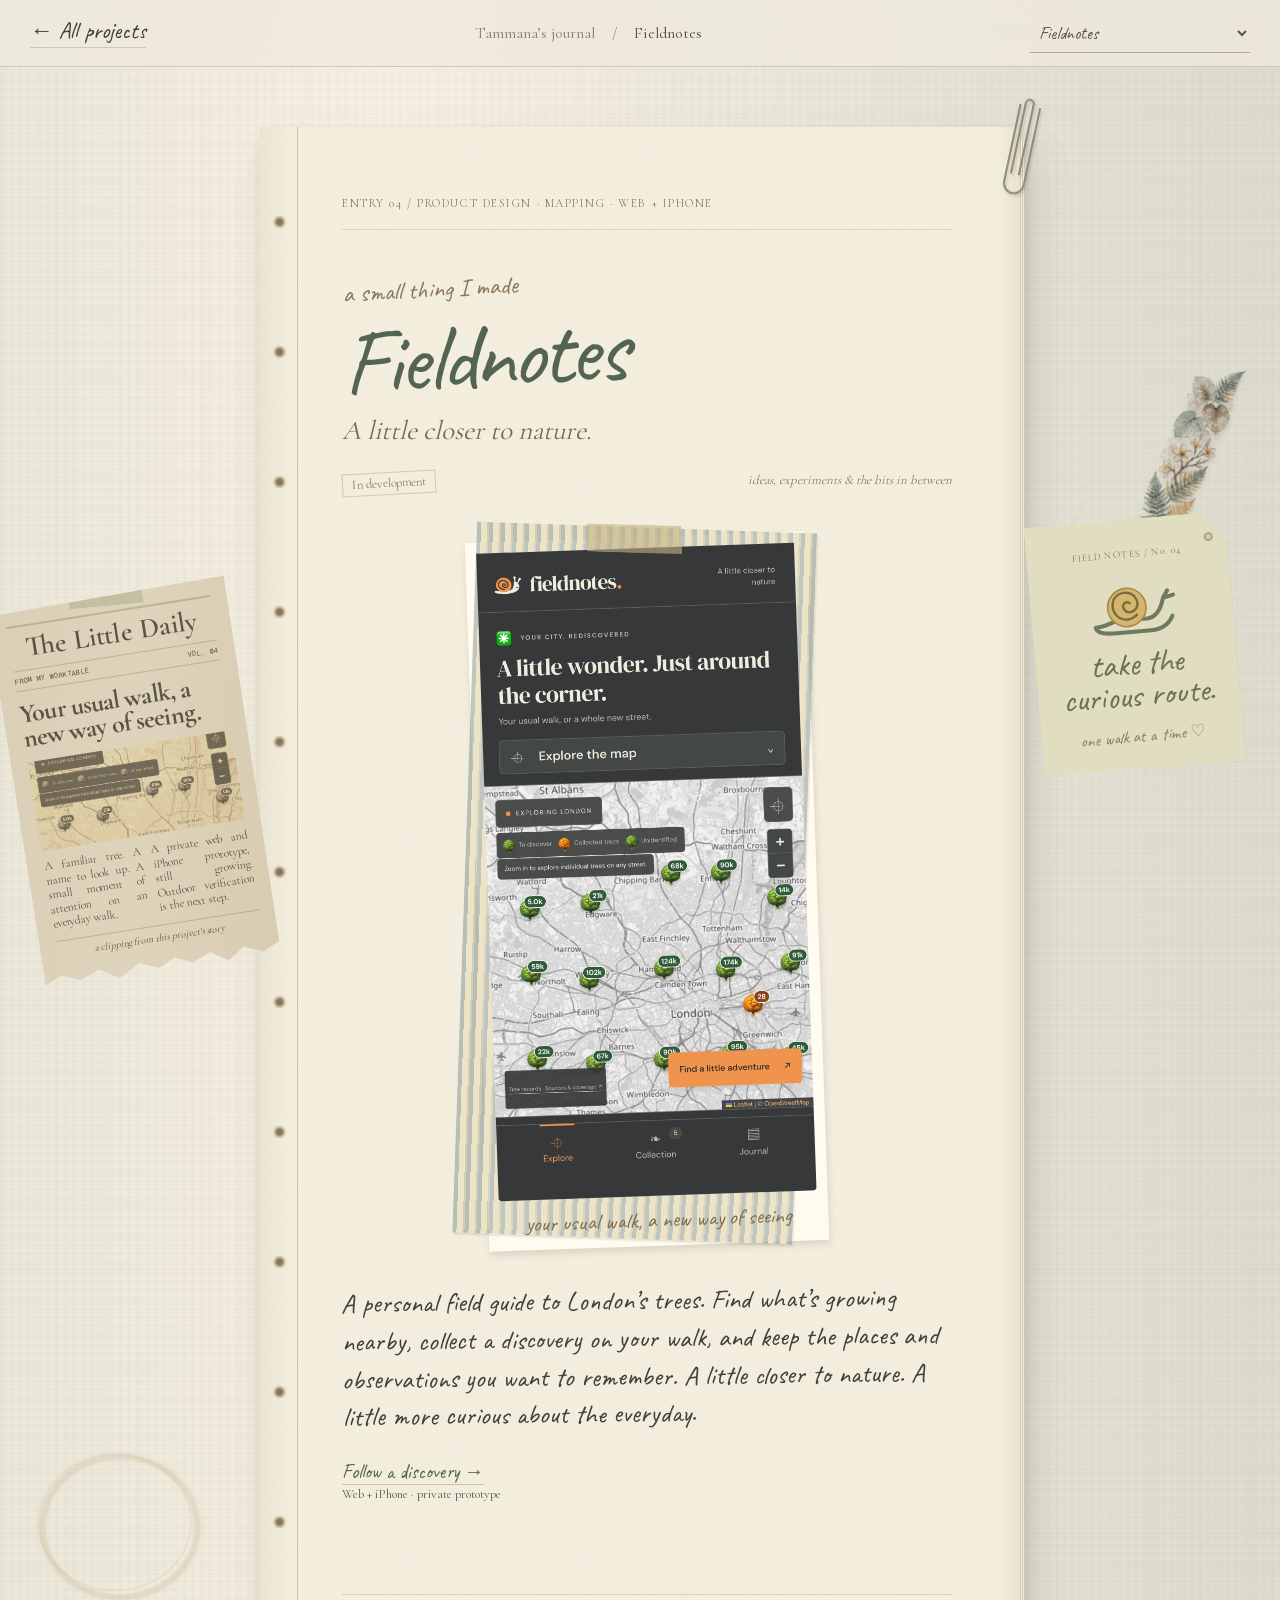
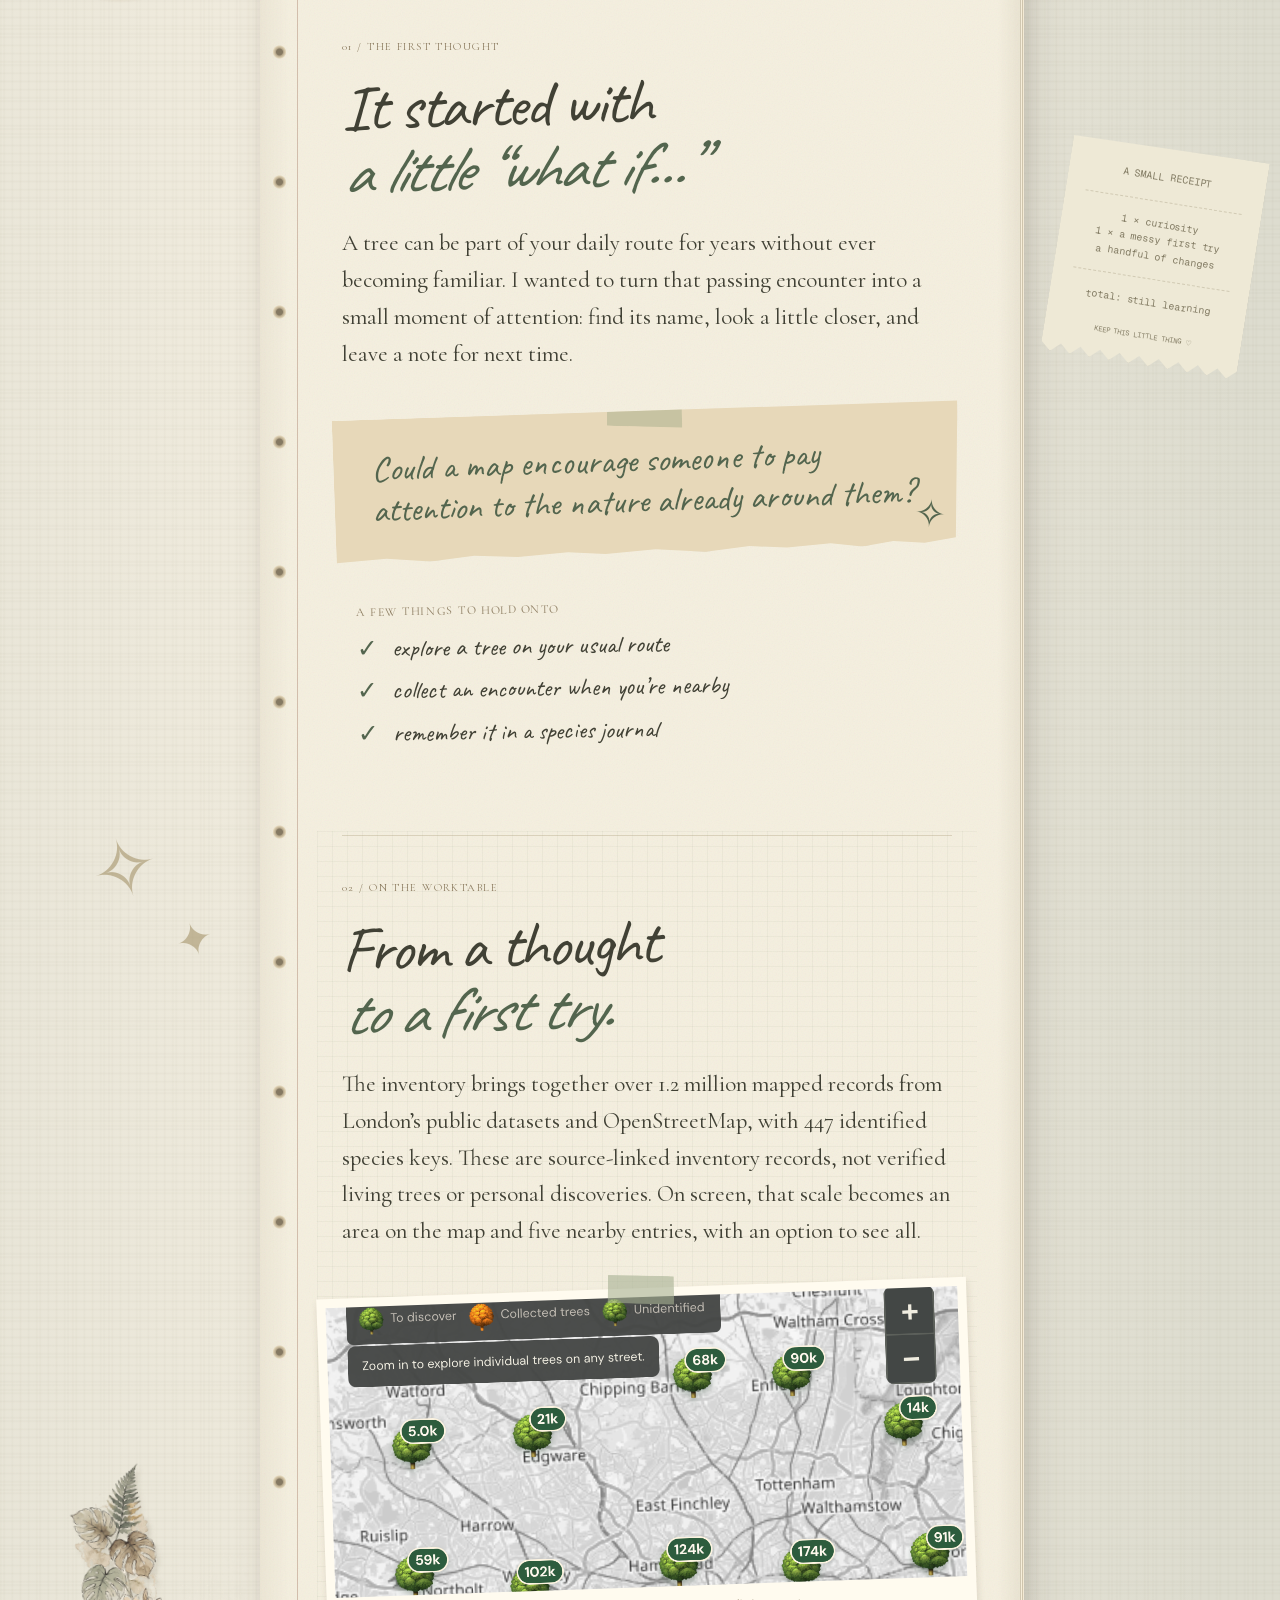
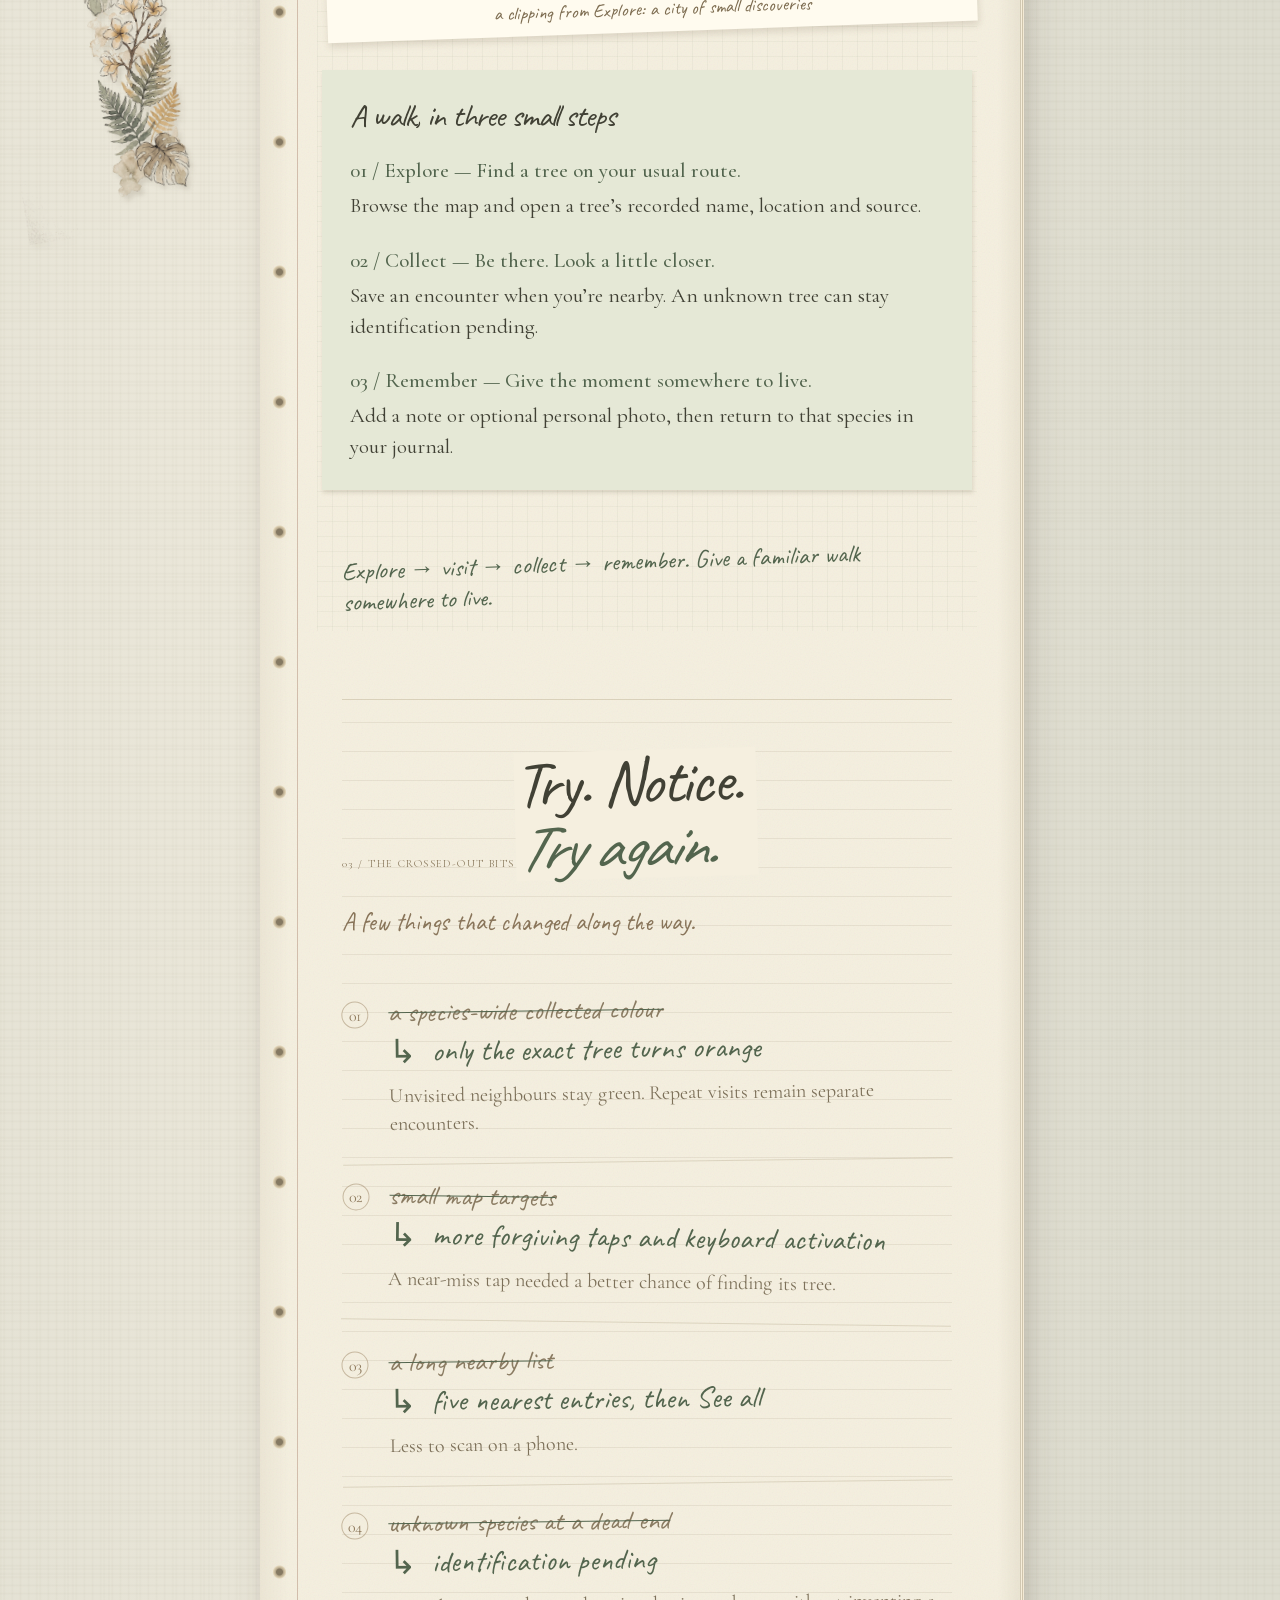
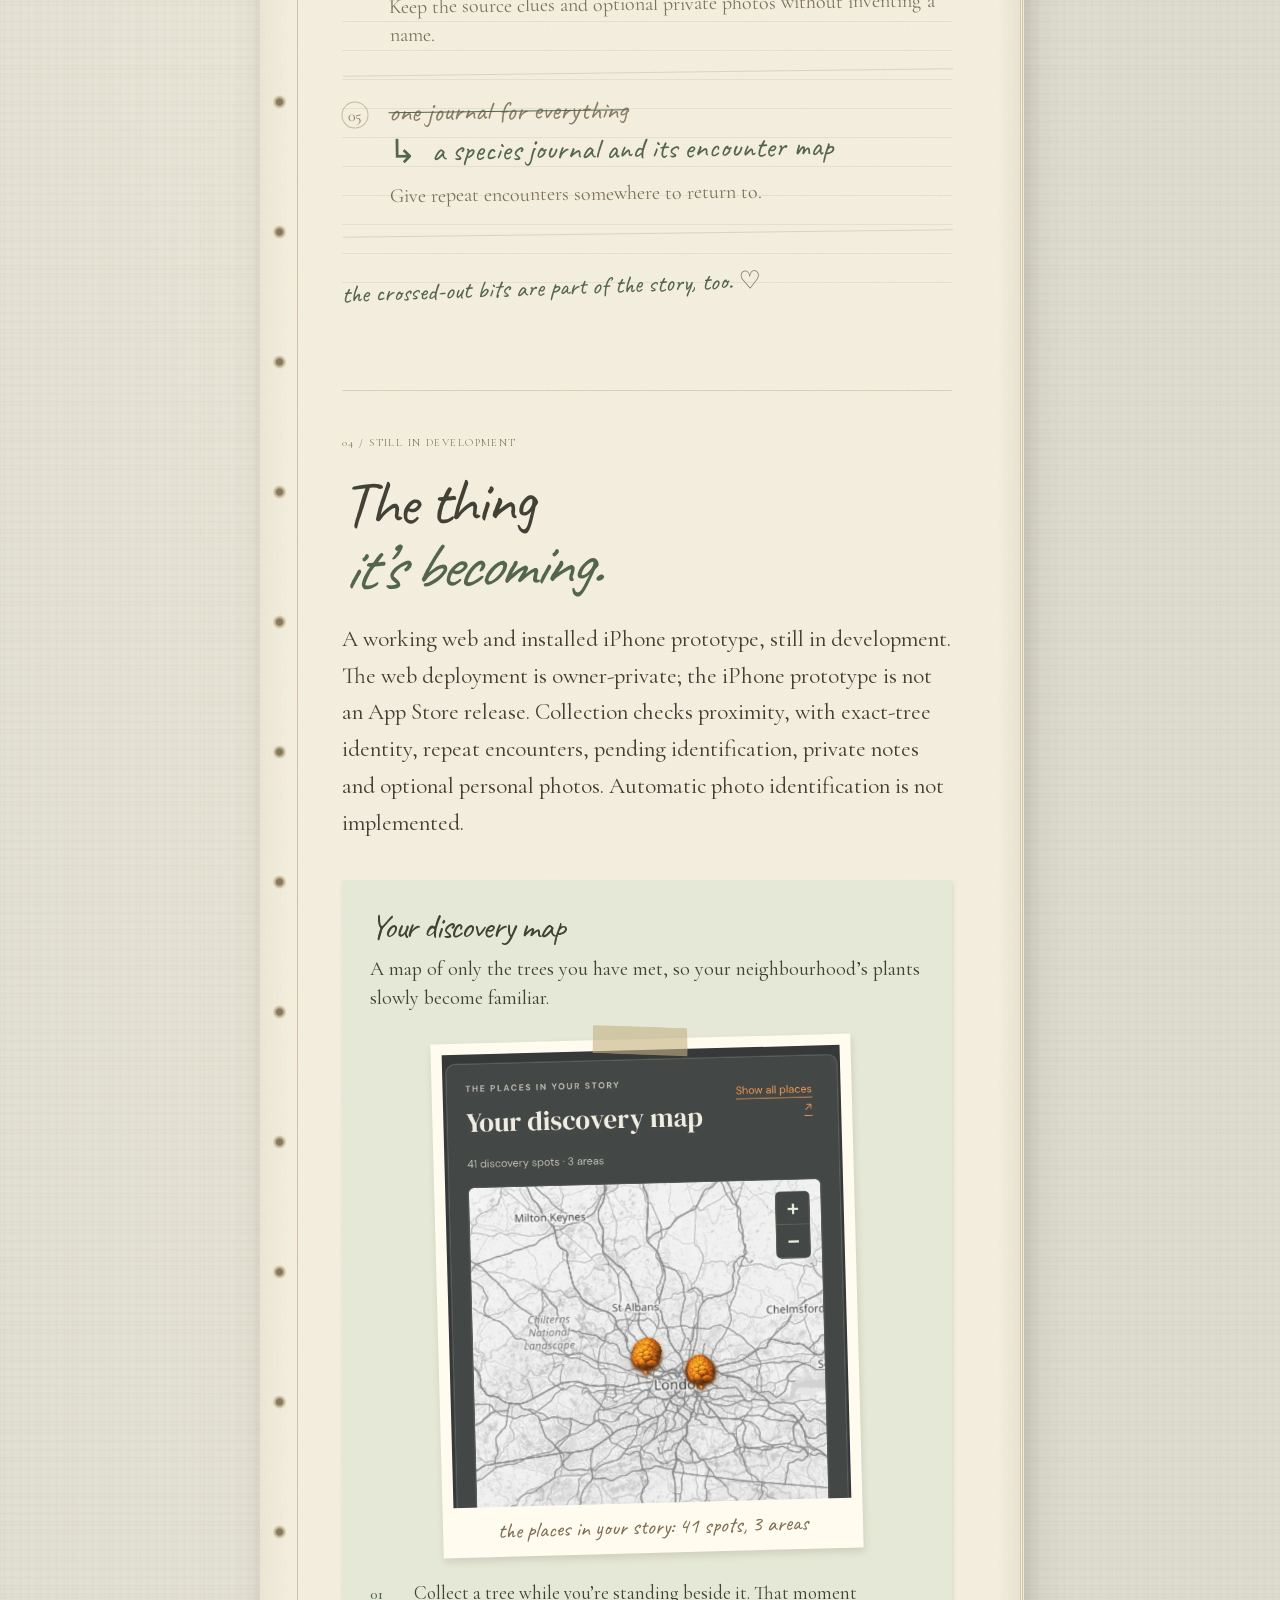
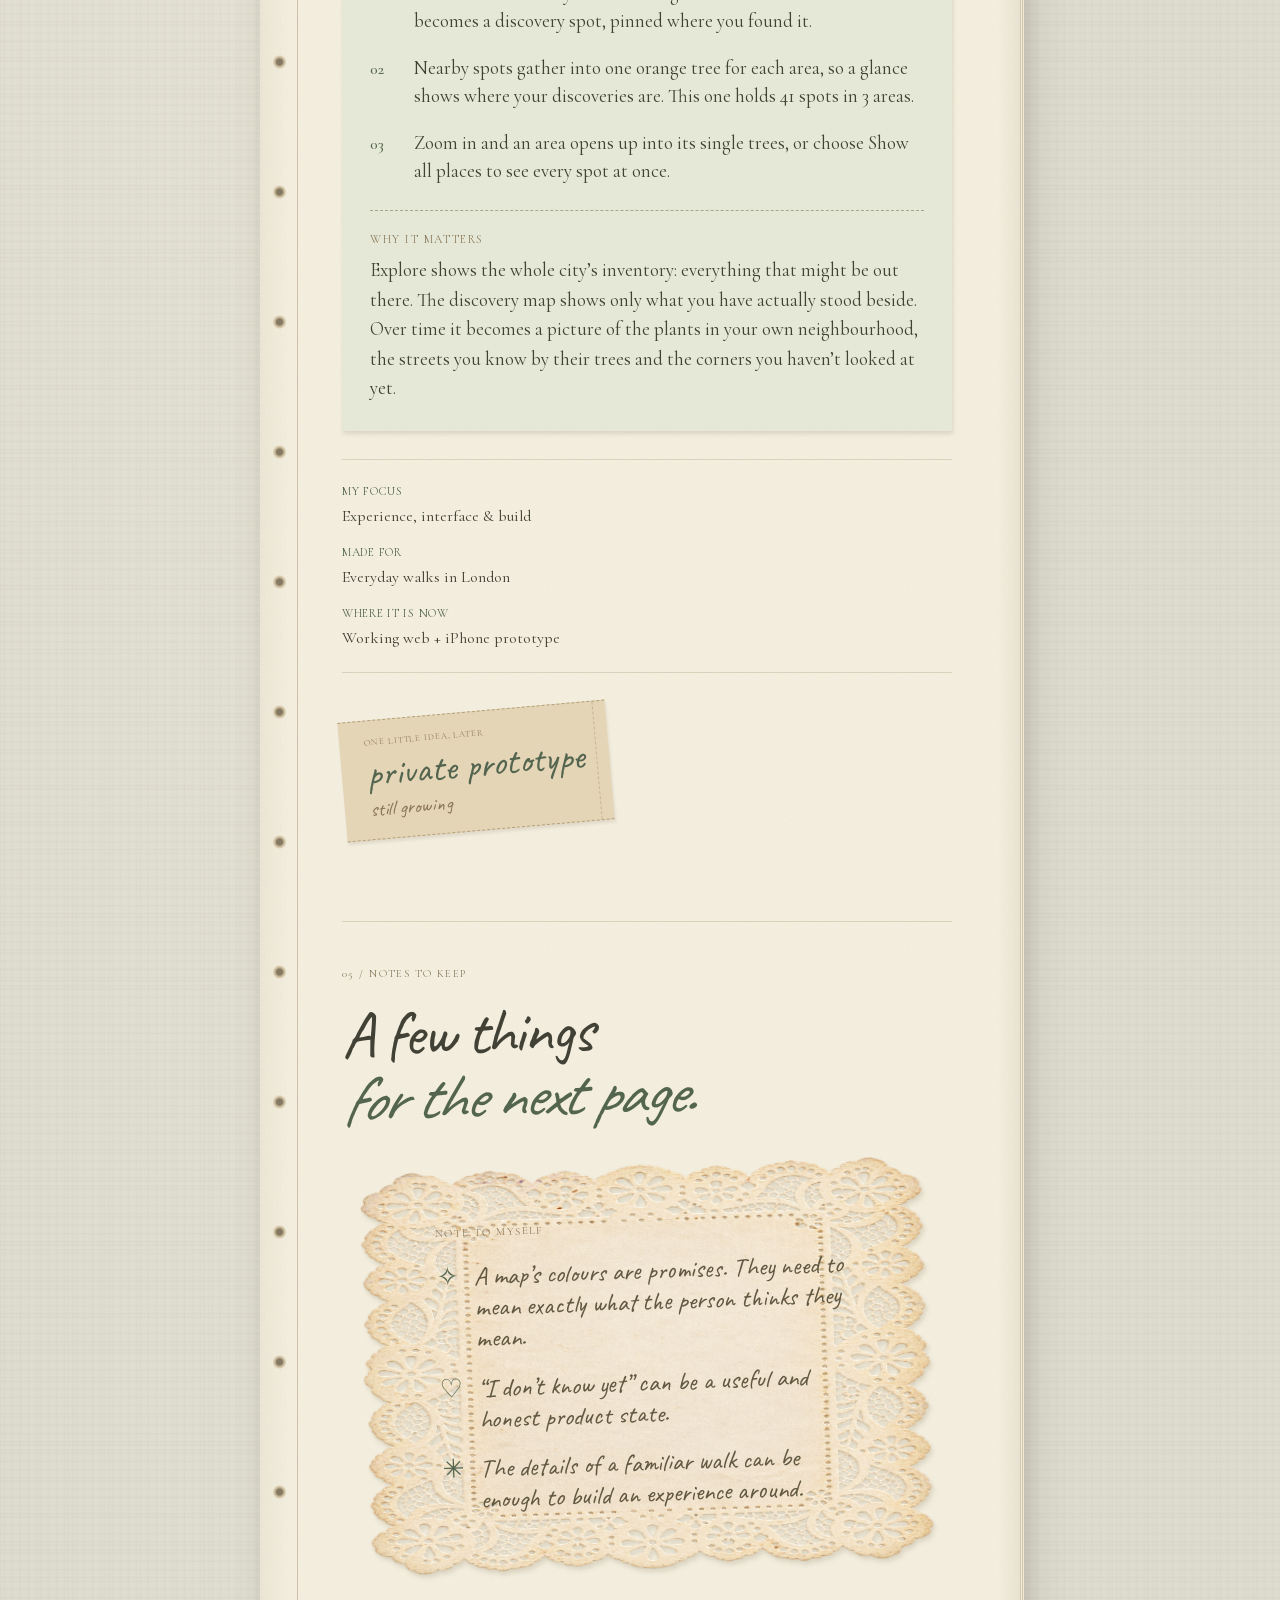
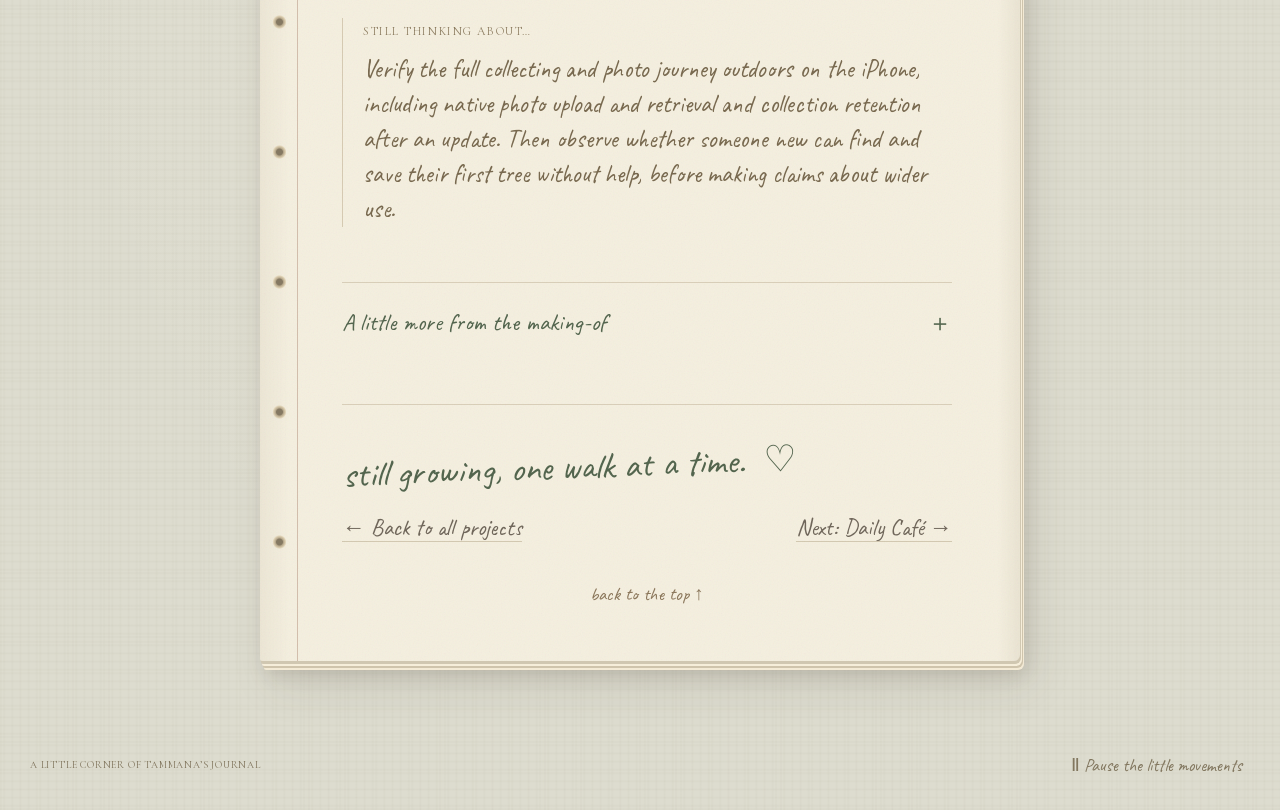
<file: projects/fieldnotes.html>
<!DOCTYPE html><html lang="en"><head><meta charSet="utf-8"/><meta name="viewport" content="width=device-width, initial-scale=1"/><link rel="preload" as="image" href="/fieldnotes-explore.png"/><link rel="preload" as="image" href="/sketchbook/botany-left.png"/><link rel="preload" as="image" href="/fieldnotes-discovery-map.webp"/><link rel="preload" as="image" href="/journal-pages/ivory-paper-doily.png"/><link rel="stylesheet" href="/assets/index-CQY01OJT.css" data-rsc-css-href="/assets/index-CQY01OJT.css" data-precedence="vite-rsc/importer-resources"/><link rel="stylesheet" href="/assets/project-journal-DVE4paEz.css" data-precedence="vite-rsc/client-reference"/><link rel="modulepreload" href="/assets/layout-segment-context-CQ3Xf9tC.js" crossorigin=""/><link rel="modulepreload" href="/assets/rolldown-runtime-S-ySWqyJ.js" crossorigin=""/><link rel="modulepreload" href="/assets/index-DtR_PMui.js" crossorigin=""/><link rel="modulepreload" href="/assets/framework-DC_sNd-Z.js" crossorigin=""/><link rel="modulepreload" href="/assets/project-journal-jht_Zbp6.js" crossorigin=""/><link rel="modulepreload" href="/assets/journal-notes-BjCrWXQ5.js" crossorigin=""/><title>Fieldnotes — Tammana Kapoor</title><meta name="description" content="A personal field guide to London’s trees. Explore, collect discoveries on your walks, and keep a journal of places and observations."/><meta property="og:title" content="Fieldnotes — Tammana Kapoor"/><meta property="og:description" content="A personal field guide to London’s trees. Explore, collect discoveries on your walks, and keep a journal of places and observations."/><meta property="og:image" content="/fieldnotes-explore.png"/><meta name="twitter:card" content="summary_large_image"/><meta name="twitter:title" content="Tammana Kapoor — Creator, curious learner &amp; vibe coder"/><meta name="twitter:description" content="Tammana Kapoor is a creator, curious learner and vibe coder making thoughtful little experiences for the web."/><meta name="twitter:image" content="/og.png"/></head><body class="__variable_geist_0tvmz3h __variable_geist_mono_1diim1n __variable_cormorant_garamond_1y0q7ey __variable_caveat_0650e23 __variable_covered_by_your_grace_006hyxl"><main class="project-journal pj-fieldnotes " id="top"><nav class="pj-navigation" aria-label="Project navigation"><a class="pj-back" href="/#projects/fieldnotes">← All projects</a><span class="pj-nav-title">Tammana’s journal <i>/</i> <strong>Fieldnotes</strong></span><label><span class="pj-sr-only">Choose a project</span><select><option value="daily-cafe">Daily Café</option><option value="floraquest">FloraQuest</option><option value="energy-changes">Making Energy Changes Visible</option><option value="fieldnotes" selected="">Fieldnotes</option></select></label><div class="pj-reading-progress" style="transform:scaleX(0)" aria-hidden="true"></div></nav><div class="pj-desk"><article class="pj-paper" aria-labelledby="pj-title"><div class="pj-punched-edge" aria-hidden="true"></div><header class="pj-entry-header"><p class="pj-kicker">ENTRY 04<!-- --> / <!-- -->Product design · Mapping · Web + iPhone</p><p class="pj-handwritten-intro">a small thing I made</p><h1 id="pj-title">Fieldnotes</h1><p class="pj-subtitle">A little closer to nature.</p><div class="pj-entry-meta"><span>In development</span><span>ideas, experiments &amp; the bits in between</span></div><div class="pj-ephemera"><aside class="pj-newspaper" aria-label="A newspaper-style note from my worktable"><span class="pj-tape" aria-hidden="true"></span><p class="pj-news-masthead">The Little Daily</p><div class="pj-news-rule"><span>FROM MY WORKTABLE</span><span>VOL. <!-- -->04</span></div><h3>Your usual walk, a new way of seeing.</h3><img src="/fieldnotes-explore.png" alt=""/><div class="pj-news-columns"><p>A familiar tree. A name to look up. A small moment of attention on an everyday walk.</p><p>A private web and iPhone prototype, still growing. Outdoor verification is the next step.</p></div><p class="pj-news-foot">a clipping from this project’s story</p></aside><div class="pj-field-kit" aria-hidden="true"><img src="/sketchbook/botany-left.png" alt=""/><div class="pj-field-tag"><span>FIELD NOTES / No. 04</span><svg viewBox="0 0 120 75" fill="none"><path d="M13 57c14 0 21-6 29-6h35c12 0 19-9 23-24l6-9m-6 9 13-3M13 57c1 8 14 9 26 9h43c15 0 23-6 28-16" stroke="#6e7962" stroke-width="5" stroke-linecap="round"></path><circle cx="54" cy="35" r="24" fill="#d6b56d" stroke="#a98848" stroke-width="2"></circle><path d="M66 45c-16 13-33-1-29-17 3-14 25-16 30-2 4 12-10 20-16 12-4-6 1-12 7-8" stroke="#786c45" stroke-width="3" stroke-linecap="round"></path></svg><p>take the<br/>curious route.</p><i>one walk at a time ♡</i></div></div><div class="pj-coffee-ring" aria-hidden="true"></div><div class="pj-receipt" aria-hidden="true"><span>A SMALL RECEIPT</span><b>1 × curiosity<br/>1 × a messy first try<br/>a handful of changes</b><i>total: still learning</i><span>KEEP THIS LITTLE THING ♡</span></div><div class="pj-side-stars" aria-hidden="true">✧<br/><span>✦</span></div><img class="pj-side-botanical" src="/sketchbook/botany-left.png" alt="" aria-hidden="true"/><div class="pj-paper-clip" aria-hidden="true"></div></div><figure class="pj-print pj-hero-print"><span class="pj-tape" aria-hidden="true"></span><img src="/fieldnotes-explore.png" alt="Fieldnotes Explore screen with a charcoal header, a map of London showing green tree-record clusters and an orange collected cluster, and Explore, Collection and Journal navigation."/><figcaption>your usual walk, a new way of seeing</figcaption></figure><p class="pj-opening">A personal field guide to London’s trees. Find what’s growing nearby, collect a discovery on your walk, and keep the places and observations you want to remember. A little closer to nature. A little more curious about the everyday.</p><a class="pj-scroll-hint" href="#a-walk">Follow a discovery →</a><p class="pj-prototype-status">Web + iPhone · private prototype</p></header><section class="pj-story-section pj-idea" id="the-idea"><span class="pj-section-number">01 / THE FIRST THOUGHT</span><h2>It started with<br/><em>a little “what if…”</em></h2><p>A tree can be part of your daily route for years without ever becoming familiar. I wanted to turn that passing encounter into a small moment of attention: find its name, look a little closer, and leave a note for next time.</p><blockquote class="pj-question"><span class="pj-tape" aria-hidden="true"></span>Could a map encourage someone to pay attention to the nature already around them?<span aria-hidden="true">✧</span></blockquote><div class="pj-intentions"><span class="pj-kicker">a few things to hold onto</span><p><span aria-hidden="true">✓</span>explore a tree on your usual route</p><p><span aria-hidden="true">✓</span>collect an encounter when you’re nearby</p><p><span aria-hidden="true">✓</span>remember it in a species journal</p></div></section><section class="pj-story-section pj-process" id="the-making"><span class="pj-section-number">02 / ON THE WORKTABLE</span><h2>From a thought<br/><em>to a first try.</em></h2><p>The inventory brings together over 1.2 million mapped records from London’s public datasets and OpenStreetMap, with 447 identified species keys. These are source-linked inventory records, not verified living trees or personal discoveries. On screen, that scale becomes an area on the map and five nearby entries, with an option to see all.</p><div class="pj-working-clippings"><figure class="pj-print "><span class="pj-tape" aria-hidden="true"></span><img src="/fieldnotes-explore.png" alt="The Fieldnotes Explore screen, showing mapped tree records across London and the orange collected cluster"/><figcaption>a clipping from Explore: a city of small discoveries</figcaption></figure><div class="pj-fieldnotes-walk" id="a-walk"><h3>A walk, in three small steps</h3><ol><li><strong>01 / Explore — Find a tree on your usual route.</strong><p>Browse the map and open a tree’s recorded name, location and source.</p></li><li><strong>02 / Collect — Be there. Look a little closer.</strong><p>Save an encounter when you’re nearby. An unknown tree can stay identification pending.</p></li><li><strong>03 / Remember — Give the moment somewhere to live.</strong><p>Add a note or optional personal photo, then return to that species in your journal.</p></li></ol></div><span class="pj-scribbled-arrow" aria-hidden="true">↳</span></div><p class="pj-margin-annotation">Explore → visit → collect → remember. Give a familiar walk somewhere to live.</p></section><section class="pj-story-section pj-changes" id="the-changes"><span class="pj-section-number">03 / THE CROSSED-OUT BITS</span><h2>Try. Notice.<br/><em>Try again.</em></h2><p class="pj-section-intro">A few things that changed along the way.</p><div class="pj-revisions"><section><span class="pj-revision-number">0<!-- -->1</span><div><del>a species-wide collected colour</del><p class="pj-revision-after"><span aria-hidden="true">↳</span>only the exact tree turns orange</p><p>Unvisited neighbours stay green. Repeat visits remain separate encounters.</p></div></section><section><span class="pj-revision-number">0<!-- -->2</span><div><del>small map targets</del><p class="pj-revision-after"><span aria-hidden="true">↳</span>more forgiving taps and keyboard activation</p><p>A near-miss tap needed a better chance of finding its tree.</p></div></section><section><span class="pj-revision-number">0<!-- -->3</span><div><del>a long nearby list</del><p class="pj-revision-after"><span aria-hidden="true">↳</span>five nearest entries, then See all</p><p>Less to scan on a phone.</p></div></section><section><span class="pj-revision-number">0<!-- -->4</span><div><del>unknown species at a dead end</del><p class="pj-revision-after"><span aria-hidden="true">↳</span>identification pending</p><p>Keep the source clues and optional private photos without inventing a name.</p></div></section><section><span class="pj-revision-number">0<!-- -->5</span><div><del>one journal for everything</del><p class="pj-revision-after"><span aria-hidden="true">↳</span>a species journal and its encounter map</p><p>Give repeat encounters somewhere to return to.</p></div></section></div><p class="pj-margin-annotation">the crossed-out bits are part of the story, too. ♡</p></section><section class="pj-story-section pj-result" id="the-result"><span class="pj-section-number">04 / STILL IN DEVELOPMENT</span><h2>The thing<br/><em>it’s becoming.</em></h2><p>A working web and installed iPhone prototype, still in development. The web deployment is owner-private; the iPhone prototype is not an App Store release. Collection checks proximity, with exact-tree identity, repeat encounters, pending identification, private notes and optional personal photos. Automatic photo identification is not implemented.</p><div class="pj-spotlight"><h3>Your discovery map</h3><p class="pj-spotlight-lead">A map of only the trees you have met, so your neighbourhood’s plants slowly become familiar.</p><figure class="pj-print "><span class="pj-tape" aria-hidden="true"></span><img src="/fieldnotes-discovery-map.webp" alt="Fieldnotes discovery map titled ‘The places in your story’, reading 41 discovery spots in 3 areas, with orange tree markers north-west and east of central London, zoom buttons and a Show all places link"/><figcaption>the places in your story: 41 spots, 3 areas</figcaption></figure><ol><li><strong>0<!-- -->1</strong><p>Collect a tree while you’re standing beside it. That moment becomes a discovery spot, pinned where you found it.</p></li><li><strong>0<!-- -->2</strong><p>Nearby spots gather into one orange tree for each area, so a glance shows where your discoveries are. This one holds 41 spots in 3 areas.</p></li><li><strong>0<!-- -->3</strong><p>Zoom in and an area opens up into its single trees, or choose Show all places to see every spot at once.</p></li></ol><p class="pj-spotlight-why"><span class="pj-kicker">why it matters</span>Explore shows the whole city’s inventory: everything that might be out there. The discovery map shows only what you have actually stood beside. Over time it becomes a picture of the plants in your own neighbourhood, the streets you know by their trees and the corners you haven’t looked at yet.</p></div><dl class="pj-fieldnotes-details"><div><dt>My focus</dt><dd>Experience, interface &amp; build</dd></div><div><dt>Made for</dt><dd>Everyday walks in London</dd></div><div><dt>Where it is now</dt><dd>Working web + iPhone prototype</dd></div></dl><div class="pj-result-bottom"><div class="pj-ticket"><span>ONE LITTLE IDEA, LATER</span><strong>private prototype</strong><em>still growing</em></div><div class="pj-live-links"></div></div></section><section class="pj-story-section pj-reflection" id="notes-to-keep"><span class="pj-section-number">05 / NOTES TO KEEP</span><h2>A few things<br/><em>for the next page.</em></h2><div class="pj-lace-note"><img src="/journal-pages/ivory-paper-doily.png" alt=""/><div><span class="pj-kicker">note to myself</span><p><span aria-hidden="true">✧</span>A map’s colours are promises. They need to mean exactly what the person thinks they mean.</p><p><span aria-hidden="true">♡</span>“I don’t know yet” can be a useful and honest product state.</p><p><span aria-hidden="true">✳</span>The details of a familiar walk can be enough to build an experience around.</p></div></div><div class="pj-next-thought"><span class="pj-kicker">still thinking about…</span><p>Verify the full collecting and photo journey outdoors on the iPhone, including native photo upload and retrieval and collection retention after an update. Then observe whether someone new can find and save their first tree without help, before making claims about wider use.</p></div><details class="pj-extra-notes"><summary>A little more from the making-of <span aria-hidden="true">＋</span></summary><div><section><h3>The question</h3><p>Could a map encourage someone to pay attention to the nature already around them? The core experience became a short loop: explore, visit, collect, remember. The journal gives a walk a memory beyond the map.</p></section><section><h3>Making a city feel local</h3><p>The inventory brings together over 1.2 million tree records from London’s public datasets and OpenStreetMap. That scale belongs behind the scenes. On screen, the map starts with an area, and the nearby list shows five entries before offering “See all”.</p><p>Each mapped record keeps its source. An inventory is a starting point for a walk, rather than a promise that every tree has been checked in person.</p></section><section><h3>What “collected” means</h3><p>Early versions marked every tree of a saved species as collected. That made the map look as though places had been visited when they hadn’t. I changed the meaning to the exact tree: a collected tree turns orange, while its unvisited neighbours stay green. Repeat visits remain separate encounters in the journal.</p></section><section><h3>Leaving room for not knowing</h3><p>Some source records have no confirmed species. Those trees still deserve a place in the experience. They can be collected as identification pending, keeping the original clues and optional personal photos without inventing a name.</p></section><section><h3>Building for a walk</h3><p>The same core interface runs on the web and inside a Capacitor iPhone app. Collection checks that the person is close to the tree. Notes and optional photos belong to private encounters, and a local copy supports continuity between visits.</p><p>The iPhone prototype is installed. Outdoor collection and the complete native photo round trip are still part of the next verification work.</p></section><section><h3>Under the surface</h3><p>JavaScript and Leaflet for the map; Capacitor for the iPhone shell; private account sync, a database for encounters and private file storage for photos. Data checks preserve source IDs and coordinates, while regression checks cover collection identity, map counts and location rules.</p><p>1.2 million+ inventory records · 447 identified species keys · source-linked records</p></section><section><h3>Next, out on a walk</h3><p>Verify the full collecting and photo journey outdoors on the iPhone, then observe whether someone new can find and save their first tree without help. Those are the next questions, before making claims about wider use.</p><p>Outdoor iPhone collection, complete native photo upload and retrieval, and post-update collection retention still require owner verification.</p></section></div></details></section><footer class="pj-story-footer"><p>still growing, one walk at a time.<!-- --> <span>♡</span></p><nav aria-label="Continue exploring"><a href="/#projects">← Back to all projects</a><a href="/projects/daily-cafe">Next: <!-- -->Daily Café<!-- --> →</a></nav><a class="pj-to-top" href="#top">back to the top ↑</a></footer></article></div><footer class="pj-desk-footer"><span>A LITTLE CORNER OF TAMMANA’S JOURNAL</span><button aria-pressed="false">Ⅱ Pause the little movements</button></footer></main><script id="_R_">import("/assets/index-DtR_PMui.js")</script></body></html><script>(function(){var p=location.pathname;addEventListener("popstate",function(e){if(location.pathname===p)e.stopImmediatePropagation()},true)})()</script><script>self.__VINEXT_RSC_PARAMS__={"slug":"fieldnotes"}</script><script>self.__VINEXT_RSC_NAV__={"pathname":"/projects/fieldnotes","searchParams":[]}</script><link rel="modulepreload" href="/assets/index-DtR_PMui.js" />
<link rel="preload" href="/assets/_vinext_fonts/geist-8ac0455e797f/geist-ff2310f5.woff2" as="font" type="font/woff2" crossorigin />
<link rel="preload" href="/assets/_vinext_fonts/geist-8ac0455e797f/geist-875ccdd4.woff2" as="font" type="font/woff2" crossorigin />
<link rel="preload" href="/assets/_vinext_fonts/geist-8ac0455e797f/geist-52306abf.woff2" as="font" type="font/woff2" crossorigin />
<link rel="preload" href="/assets/_vinext_fonts/geist-8ac0455e797f/geist-001175b1.woff2" as="font" type="font/woff2" crossorigin />
<link rel="preload" href="/assets/_vinext_fonts/geist-8ac0455e797f/geist-98bbbccb.woff2" as="font" type="font/woff2" crossorigin />
<link rel="preload" href="/assets/_vinext_fonts/geist-mono-00e989178794/geist-mono-f6b33328.woff2" as="font" type="font/woff2" crossorigin />
<link rel="preload" href="/assets/_vinext_fonts/geist-mono-00e989178794/geist-mono-44e03052.woff2" as="font" type="font/woff2" crossorigin />
<link rel="preload" href="/assets/_vinext_fonts/geist-mono-00e989178794/geist-mono-0638449e.woff2" as="font" type="font/woff2" crossorigin />
<link rel="preload" href="/assets/_vinext_fonts/geist-mono-00e989178794/geist-mono-971fb274.woff2" as="font" type="font/woff2" crossorigin />
<link rel="preload" href="/assets/_vinext_fonts/geist-mono-00e989178794/geist-mono-44745446.woff2" as="font" type="font/woff2" crossorigin />
<link rel="preload" href="/assets/_vinext_fonts/geist-mono-00e989178794/geist-mono-013b2f2f.woff2" as="font" type="font/woff2" crossorigin />
<link rel="preload" href="/assets/_vinext_fonts/cormorant-garamond-5643dd986575/cormorant-garamond-dd44b623.woff2" as="font" type="font/woff2" crossorigin />
<link rel="preload" href="/assets/_vinext_fonts/cormorant-garamond-5643dd986575/cormorant-garamond-44d82aa9.woff2" as="font" type="font/woff2" crossorigin />
<link rel="preload" href="/assets/_vinext_fonts/cormorant-garamond-5643dd986575/cormorant-garamond-7f5a19db.woff2" as="font" type="font/woff2" crossorigin />
<link rel="preload" href="/assets/_vinext_fonts/cormorant-garamond-5643dd986575/cormorant-garamond-21114939.woff2" as="font" type="font/woff2" crossorigin />
<link rel="preload" href="/assets/_vinext_fonts/cormorant-garamond-5643dd986575/cormorant-garamond-e99b45a2.woff2" as="font" type="font/woff2" crossorigin />
<link rel="preload" href="/assets/_vinext_fonts/caveat-2e530e430e57/caveat-917f8c51.woff2" as="font" type="font/woff2" crossorigin />
<link rel="preload" href="/assets/_vinext_fonts/caveat-2e530e430e57/caveat-136caeb9.woff2" as="font" type="font/woff2" crossorigin />
<link rel="preload" href="/assets/_vinext_fonts/caveat-2e530e430e57/caveat-6b226757.woff2" as="font" type="font/woff2" crossorigin />
<link rel="preload" href="/assets/_vinext_fonts/caveat-2e530e430e57/caveat-4230ff7b.woff2" as="font" type="font/woff2" crossorigin />
<link rel="preload" href="/assets/_vinext_fonts/covered-by-your-grace-4df6847a8958/covered-by-your-grace-74d4f415.woff2" as="font" type="font/woff2" crossorigin />
<link rel="preload" href="/assets/_vinext_fonts/covered-by-your-grace-4df6847a8958/covered-by-your-grace-560e8c09.woff2" as="font" type="font/woff2" crossorigin />
<style data-vinext-fonts>/* cyrillic-ext */
@font-face {
  font-family: 'Geist';
  font-style: normal;
  font-weight: 100 900;
  font-display: swap;
  src: url(/assets/_vinext_fonts/geist-8ac0455e797f/geist-ff2310f5.woff2) format('woff2');
  unicode-range: U+0460-052F, U+1C80-1C8A, U+20B4, U+2DE0-2DFF, U+A640-A69F, U+FE2E-FE2F;
}
/* cyrillic */
@font-face {
  font-family: 'Geist';
  font-style: normal;
  font-weight: 100 900;
  font-display: swap;
  src: url(/assets/_vinext_fonts/geist-8ac0455e797f/geist-875ccdd4.woff2) format('woff2');
  unicode-range: U+0301, U+0400-045F, U+0490-0491, U+04B0-04B1, U+2116;
}
/* vietnamese */
@font-face {
  font-family: 'Geist';
  font-style: normal;
  font-weight: 100 900;
  font-display: swap;
  src: url(/assets/_vinext_fonts/geist-8ac0455e797f/geist-52306abf.woff2) format('woff2');
  unicode-range: U+0102-0103, U+0110-0111, U+0128-0129, U+0168-0169, U+01A0-01A1, U+01AF-01B0, U+0300-0301, U+0303-0304, U+0308-0309, U+0323, U+0329, U+1EA0-1EF9, U+20AB;
}
/* latin-ext */
@font-face {
  font-family: 'Geist';
  font-style: normal;
  font-weight: 100 900;
  font-display: swap;
  src: url(/assets/_vinext_fonts/geist-8ac0455e797f/geist-001175b1.woff2) format('woff2');
  unicode-range: U+0100-02BA, U+02BD-02C5, U+02C7-02CC, U+02CE-02D7, U+02DD-02FF, U+0304, U+0308, U+0329, U+1D00-1DBF, U+1E00-1E9F, U+1EF2-1EFF, U+2020, U+20A0-20AB, U+20AD-20C0, U+2113, U+2C60-2C7F, U+A720-A7FF;
}
/* latin */
@font-face {
  font-family: 'Geist';
  font-style: normal;
  font-weight: 100 900;
  font-display: swap;
  src: url(/assets/_vinext_fonts/geist-8ac0455e797f/geist-98bbbccb.woff2) format('woff2');
  unicode-range: U+0000-00FF, U+0131, U+0152-0153, U+02BB-02BC, U+02C6, U+02DA, U+02DC, U+0304, U+0308, U+0329, U+2000-206F, U+20AC, U+2122, U+2191, U+2193, U+2212, U+2215, U+FEFF, U+FFFD;
}

.__font_geist_0tvmz3h { font-family: 'Geist', sans-serif; }

.__variable_geist_0tvmz3h { --font-geist-sans: 'Geist', sans-serif; }

/* cyrillic-ext */
@font-face {
  font-family: 'Geist Mono';
  font-style: normal;
  font-weight: 100 900;
  font-display: swap;
  src: url(/assets/_vinext_fonts/geist-mono-00e989178794/geist-mono-f6b33328.woff2) format('woff2');
  unicode-range: U+0460-052F, U+1C80-1C8A, U+20B4, U+2DE0-2DFF, U+A640-A69F, U+FE2E-FE2F;
}
/* cyrillic */
@font-face {
  font-family: 'Geist Mono';
  font-style: normal;
  font-weight: 100 900;
  font-display: swap;
  src: url(/assets/_vinext_fonts/geist-mono-00e989178794/geist-mono-44e03052.woff2) format('woff2');
  unicode-range: U+0301, U+0400-045F, U+0490-0491, U+04B0-04B1, U+2116;
}
/* symbols2 */
@font-face {
  font-family: 'Geist Mono';
  font-style: normal;
  font-weight: 100 900;
  font-display: swap;
  src: url(/assets/_vinext_fonts/geist-mono-00e989178794/geist-mono-0638449e.woff2) format('woff2');
  unicode-range: U+2000-2001, U+2004-2008, U+200A, U+23B8-23BD, U+2500-259F;
}
/* vietnamese */
@font-face {
  font-family: 'Geist Mono';
  font-style: normal;
  font-weight: 100 900;
  font-display: swap;
  src: url(/assets/_vinext_fonts/geist-mono-00e989178794/geist-mono-971fb274.woff2) format('woff2');
  unicode-range: U+0102-0103, U+0110-0111, U+0128-0129, U+0168-0169, U+01A0-01A1, U+01AF-01B0, U+0300-0301, U+0303-0304, U+0308-0309, U+0323, U+0329, U+1EA0-1EF9, U+20AB;
}
/* latin-ext */
@font-face {
  font-family: 'Geist Mono';
  font-style: normal;
  font-weight: 100 900;
  font-display: swap;
  src: url(/assets/_vinext_fonts/geist-mono-00e989178794/geist-mono-44745446.woff2) format('woff2');
  unicode-range: U+0100-02BA, U+02BD-02C5, U+02C7-02CC, U+02CE-02D7, U+02DD-02FF, U+0304, U+0308, U+0329, U+1D00-1DBF, U+1E00-1E9F, U+1EF2-1EFF, U+2020, U+20A0-20AB, U+20AD-20C0, U+2113, U+2C60-2C7F, U+A720-A7FF;
}
/* latin */
@font-face {
  font-family: 'Geist Mono';
  font-style: normal;
  font-weight: 100 900;
  font-display: swap;
  src: url(/assets/_vinext_fonts/geist-mono-00e989178794/geist-mono-013b2f2f.woff2) format('woff2');
  unicode-range: U+0000-00FF, U+0131, U+0152-0153, U+02BB-02BC, U+02C6, U+02DA, U+02DC, U+0304, U+0308, U+0329, U+2000-206F, U+20AC, U+2122, U+2191, U+2193, U+2212, U+2215, U+FEFF, U+FFFD;
}

.__font_geist_mono_1diim1n { font-family: 'Geist Mono', sans-serif; }

.__variable_geist_mono_1diim1n { --font-geist-mono: 'Geist Mono', sans-serif; }

/* cyrillic-ext */
@font-face {
  font-family: 'Cormorant Garamond';
  font-style: normal;
  font-weight: 400;
  font-display: swap;
  src: url(/assets/_vinext_fonts/cormorant-garamond-5643dd986575/cormorant-garamond-dd44b623.woff2) format('woff2');
  unicode-range: U+0460-052F, U+1C80-1C8A, U+20B4, U+2DE0-2DFF, U+A640-A69F, U+FE2E-FE2F;
}
/* cyrillic */
@font-face {
  font-family: 'Cormorant Garamond';
  font-style: normal;
  font-weight: 400;
  font-display: swap;
  src: url(/assets/_vinext_fonts/cormorant-garamond-5643dd986575/cormorant-garamond-44d82aa9.woff2) format('woff2');
  unicode-range: U+0301, U+0400-045F, U+0490-0491, U+04B0-04B1, U+2116;
}
/* vietnamese */
@font-face {
  font-family: 'Cormorant Garamond';
  font-style: normal;
  font-weight: 400;
  font-display: swap;
  src: url(/assets/_vinext_fonts/cormorant-garamond-5643dd986575/cormorant-garamond-7f5a19db.woff2) format('woff2');
  unicode-range: U+0102-0103, U+0110-0111, U+0128-0129, U+0168-0169, U+01A0-01A1, U+01AF-01B0, U+0300-0301, U+0303-0304, U+0308-0309, U+0323, U+0329, U+1EA0-1EF9, U+20AB;
}
/* latin-ext */
@font-face {
  font-family: 'Cormorant Garamond';
  font-style: normal;
  font-weight: 400;
  font-display: swap;
  src: url(/assets/_vinext_fonts/cormorant-garamond-5643dd986575/cormorant-garamond-21114939.woff2) format('woff2');
  unicode-range: U+0100-02BA, U+02BD-02C5, U+02C7-02CC, U+02CE-02D7, U+02DD-02FF, U+0304, U+0308, U+0329, U+1D00-1DBF, U+1E00-1E9F, U+1EF2-1EFF, U+2020, U+20A0-20AB, U+20AD-20C0, U+2113, U+2C60-2C7F, U+A720-A7FF;
}
/* latin */
@font-face {
  font-family: 'Cormorant Garamond';
  font-style: normal;
  font-weight: 400;
  font-display: swap;
  src: url(/assets/_vinext_fonts/cormorant-garamond-5643dd986575/cormorant-garamond-e99b45a2.woff2) format('woff2');
  unicode-range: U+0000-00FF, U+0131, U+0152-0153, U+02BB-02BC, U+02C6, U+02DA, U+02DC, U+0304, U+0308, U+0329, U+2000-206F, U+20AC, U+2122, U+2191, U+2193, U+2212, U+2215, U+FEFF, U+FFFD;
}
/* cyrillic-ext */
@font-face {
  font-family: 'Cormorant Garamond';
  font-style: normal;
  font-weight: 500;
  font-display: swap;
  src: url(/assets/_vinext_fonts/cormorant-garamond-5643dd986575/cormorant-garamond-dd44b623.woff2) format('woff2');
  unicode-range: U+0460-052F, U+1C80-1C8A, U+20B4, U+2DE0-2DFF, U+A640-A69F, U+FE2E-FE2F;
}
/* cyrillic */
@font-face {
  font-family: 'Cormorant Garamond';
  font-style: normal;
  font-weight: 500;
  font-display: swap;
  src: url(/assets/_vinext_fonts/cormorant-garamond-5643dd986575/cormorant-garamond-44d82aa9.woff2) format('woff2');
  unicode-range: U+0301, U+0400-045F, U+0490-0491, U+04B0-04B1, U+2116;
}
/* vietnamese */
@font-face {
  font-family: 'Cormorant Garamond';
  font-style: normal;
  font-weight: 500;
  font-display: swap;
  src: url(/assets/_vinext_fonts/cormorant-garamond-5643dd986575/cormorant-garamond-7f5a19db.woff2) format('woff2');
  unicode-range: U+0102-0103, U+0110-0111, U+0128-0129, U+0168-0169, U+01A0-01A1, U+01AF-01B0, U+0300-0301, U+0303-0304, U+0308-0309, U+0323, U+0329, U+1EA0-1EF9, U+20AB;
}
/* latin-ext */
@font-face {
  font-family: 'Cormorant Garamond';
  font-style: normal;
  font-weight: 500;
  font-display: swap;
  src: url(/assets/_vinext_fonts/cormorant-garamond-5643dd986575/cormorant-garamond-21114939.woff2) format('woff2');
  unicode-range: U+0100-02BA, U+02BD-02C5, U+02C7-02CC, U+02CE-02D7, U+02DD-02FF, U+0304, U+0308, U+0329, U+1D00-1DBF, U+1E00-1E9F, U+1EF2-1EFF, U+2020, U+20A0-20AB, U+20AD-20C0, U+2113, U+2C60-2C7F, U+A720-A7FF;
}
/* latin */
@font-face {
  font-family: 'Cormorant Garamond';
  font-style: normal;
  font-weight: 500;
  font-display: swap;
  src: url(/assets/_vinext_fonts/cormorant-garamond-5643dd986575/cormorant-garamond-e99b45a2.woff2) format('woff2');
  unicode-range: U+0000-00FF, U+0131, U+0152-0153, U+02BB-02BC, U+02C6, U+02DA, U+02DC, U+0304, U+0308, U+0329, U+2000-206F, U+20AC, U+2122, U+2191, U+2193, U+2212, U+2215, U+FEFF, U+FFFD;
}
/* cyrillic-ext */
@font-face {
  font-family: 'Cormorant Garamond';
  font-style: normal;
  font-weight: 600;
  font-display: swap;
  src: url(/assets/_vinext_fonts/cormorant-garamond-5643dd986575/cormorant-garamond-dd44b623.woff2) format('woff2');
  unicode-range: U+0460-052F, U+1C80-1C8A, U+20B4, U+2DE0-2DFF, U+A640-A69F, U+FE2E-FE2F;
}
/* cyrillic */
@font-face {
  font-family: 'Cormorant Garamond';
  font-style: normal;
  font-weight: 600;
  font-display: swap;
  src: url(/assets/_vinext_fonts/cormorant-garamond-5643dd986575/cormorant-garamond-44d82aa9.woff2) format('woff2');
  unicode-range: U+0301, U+0400-045F, U+0490-0491, U+04B0-04B1, U+2116;
}
/* vietnamese */
@font-face {
  font-family: 'Cormorant Garamond';
  font-style: normal;
  font-weight: 600;
  font-display: swap;
  src: url(/assets/_vinext_fonts/cormorant-garamond-5643dd986575/cormorant-garamond-7f5a19db.woff2) format('woff2');
  unicode-range: U+0102-0103, U+0110-0111, U+0128-0129, U+0168-0169, U+01A0-01A1, U+01AF-01B0, U+0300-0301, U+0303-0304, U+0308-0309, U+0323, U+0329, U+1EA0-1EF9, U+20AB;
}
/* latin-ext */
@font-face {
  font-family: 'Cormorant Garamond';
  font-style: normal;
  font-weight: 600;
  font-display: swap;
  src: url(/assets/_vinext_fonts/cormorant-garamond-5643dd986575/cormorant-garamond-21114939.woff2) format('woff2');
  unicode-range: U+0100-02BA, U+02BD-02C5, U+02C7-02CC, U+02CE-02D7, U+02DD-02FF, U+0304, U+0308, U+0329, U+1D00-1DBF, U+1E00-1E9F, U+1EF2-1EFF, U+2020, U+20A0-20AB, U+20AD-20C0, U+2113, U+2C60-2C7F, U+A720-A7FF;
}
/* latin */
@font-face {
  font-family: 'Cormorant Garamond';
  font-style: normal;
  font-weight: 600;
  font-display: swap;
  src: url(/assets/_vinext_fonts/cormorant-garamond-5643dd986575/cormorant-garamond-e99b45a2.woff2) format('woff2');
  unicode-range: U+0000-00FF, U+0131, U+0152-0153, U+02BB-02BC, U+02C6, U+02DA, U+02DC, U+0304, U+0308, U+0329, U+2000-206F, U+20AC, U+2122, U+2191, U+2193, U+2212, U+2215, U+FEFF, U+FFFD;
}
/* cyrillic-ext */
@font-face {
  font-family: 'Cormorant Garamond';
  font-style: normal;
  font-weight: 700;
  font-display: swap;
  src: url(/assets/_vinext_fonts/cormorant-garamond-5643dd986575/cormorant-garamond-dd44b623.woff2) format('woff2');
  unicode-range: U+0460-052F, U+1C80-1C8A, U+20B4, U+2DE0-2DFF, U+A640-A69F, U+FE2E-FE2F;
}
/* cyrillic */
@font-face {
  font-family: 'Cormorant Garamond';
  font-style: normal;
  font-weight: 700;
  font-display: swap;
  src: url(/assets/_vinext_fonts/cormorant-garamond-5643dd986575/cormorant-garamond-44d82aa9.woff2) format('woff2');
  unicode-range: U+0301, U+0400-045F, U+0490-0491, U+04B0-04B1, U+2116;
}
/* vietnamese */
@font-face {
  font-family: 'Cormorant Garamond';
  font-style: normal;
  font-weight: 700;
  font-display: swap;
  src: url(/assets/_vinext_fonts/cormorant-garamond-5643dd986575/cormorant-garamond-7f5a19db.woff2) format('woff2');
  unicode-range: U+0102-0103, U+0110-0111, U+0128-0129, U+0168-0169, U+01A0-01A1, U+01AF-01B0, U+0300-0301, U+0303-0304, U+0308-0309, U+0323, U+0329, U+1EA0-1EF9, U+20AB;
}
/* latin-ext */
@font-face {
  font-family: 'Cormorant Garamond';
  font-style: normal;
  font-weight: 700;
  font-display: swap;
  src: url(/assets/_vinext_fonts/cormorant-garamond-5643dd986575/cormorant-garamond-21114939.woff2) format('woff2');
  unicode-range: U+0100-02BA, U+02BD-02C5, U+02C7-02CC, U+02CE-02D7, U+02DD-02FF, U+0304, U+0308, U+0329, U+1D00-1DBF, U+1E00-1E9F, U+1EF2-1EFF, U+2020, U+20A0-20AB, U+20AD-20C0, U+2113, U+2C60-2C7F, U+A720-A7FF;
}
/* latin */
@font-face {
  font-family: 'Cormorant Garamond';
  font-style: normal;
  font-weight: 700;
  font-display: swap;
  src: url(/assets/_vinext_fonts/cormorant-garamond-5643dd986575/cormorant-garamond-e99b45a2.woff2) format('woff2');
  unicode-range: U+0000-00FF, U+0131, U+0152-0153, U+02BB-02BC, U+02C6, U+02DA, U+02DC, U+0304, U+0308, U+0329, U+2000-206F, U+20AC, U+2122, U+2191, U+2193, U+2212, U+2215, U+FEFF, U+FFFD;
}

.__font_cormorant_garamond_1y0q7ey { font-family: 'Cormorant Garamond', sans-serif; }

.__variable_cormorant_garamond_1y0q7ey { --font-cormorant-garamond: 'Cormorant Garamond', sans-serif; }

/* cyrillic-ext */
@font-face {
  font-family: 'Caveat';
  font-style: normal;
  font-weight: 400 700;
  font-display: swap;
  src: url(/assets/_vinext_fonts/caveat-2e530e430e57/caveat-917f8c51.woff2) format('woff2');
  unicode-range: U+0460-052F, U+1C80-1C8A, U+20B4, U+2DE0-2DFF, U+A640-A69F, U+FE2E-FE2F;
}
/* cyrillic */
@font-face {
  font-family: 'Caveat';
  font-style: normal;
  font-weight: 400 700;
  font-display: swap;
  src: url(/assets/_vinext_fonts/caveat-2e530e430e57/caveat-136caeb9.woff2) format('woff2');
  unicode-range: U+0301, U+0400-045F, U+0490-0491, U+04B0-04B1, U+2116;
}
/* latin-ext */
@font-face {
  font-family: 'Caveat';
  font-style: normal;
  font-weight: 400 700;
  font-display: swap;
  src: url(/assets/_vinext_fonts/caveat-2e530e430e57/caveat-6b226757.woff2) format('woff2');
  unicode-range: U+0100-02BA, U+02BD-02C5, U+02C7-02CC, U+02CE-02D7, U+02DD-02FF, U+0304, U+0308, U+0329, U+1D00-1DBF, U+1E00-1E9F, U+1EF2-1EFF, U+2020, U+20A0-20AB, U+20AD-20C0, U+2113, U+2C60-2C7F, U+A720-A7FF;
}
/* latin */
@font-face {
  font-family: 'Caveat';
  font-style: normal;
  font-weight: 400 700;
  font-display: swap;
  src: url(/assets/_vinext_fonts/caveat-2e530e430e57/caveat-4230ff7b.woff2) format('woff2');
  unicode-range: U+0000-00FF, U+0131, U+0152-0153, U+02BB-02BC, U+02C6, U+02DA, U+02DC, U+0304, U+0308, U+0329, U+2000-206F, U+20AC, U+2122, U+2191, U+2193, U+2212, U+2215, U+FEFF, U+FFFD;
}

.__font_caveat_0650e23 { font-family: 'Caveat', sans-serif; }

.__variable_caveat_0650e23 { --font-caveat: 'Caveat', sans-serif; }

/* latin-ext */
@font-face {
  font-family: 'Covered By Your Grace';
  font-style: normal;
  font-weight: 400;
  font-display: swap;
  src: url(/assets/_vinext_fonts/covered-by-your-grace-4df6847a8958/covered-by-your-grace-74d4f415.woff2) format('woff2');
  unicode-range: U+0100-02BA, U+02BD-02C5, U+02C7-02CC, U+02CE-02D7, U+02DD-02FF, U+0304, U+0308, U+0329, U+1D00-1DBF, U+1E00-1E9F, U+1EF2-1EFF, U+2020, U+20A0-20AB, U+20AD-20C4, U+2113, U+2C60-2C7F, U+A720-A7FF;
}
/* latin */
@font-face {
  font-family: 'Covered By Your Grace';
  font-style: normal;
  font-weight: 400;
  font-display: swap;
  src: url(/assets/_vinext_fonts/covered-by-your-grace-4df6847a8958/covered-by-your-grace-560e8c09.woff2) format('woff2');
  unicode-range: U+0000-00FF, U+0131, U+0152-0153, U+02BB-02BC, U+02C6, U+02DA, U+02DC, U+0304, U+0308, U+0329, U+2000-206F, U+20AC, U+2122, U+2191, U+2193, U+2212, U+2215, U+FEFF, U+FFFD;
}

.__font_covered_by_your_grace_006hyxl { font-family: 'Covered By Your Grace', sans-serif; }

.__variable_covered_by_your_grace_006hyxl { --font-grace: 'Covered By Your Grace', sans-serif; }
</style>
<script>self.__VINEXT_RSC_CHUNKS__=self.__VINEXT_RSC_CHUNKS__||[];self.__VINEXT_RSC_CHUNKS__.push("2:I[\"8c0f216c4604\",[],\"Children\",1]\n3:I[\"15c18cfaeeff\",[],\"LayoutSegmentProvider\",1]\n4:I[\"8c0f216c4604\",[],\"Slot\",1]\n5:I[\"593f344dc510\",[],\"RedirectBoundary\",1]\n:HL[\"/assets/index-CQY01OJT.css\",\"style\"]\n")</script><script>self.__VINEXT_RSC_CHUNKS__=self.__VINEXT_RSC_CHUNKS__||[];self.__VINEXT_RSC_CHUNKS__.push("0:{\"__route\":\"route:/projects/fieldnotes\",\"__interceptionContext\":null,\"__layoutIds\":[\"layout:/\"],\"__rootLayout\":\"/\",\"page:/projects/fieldnotes\":\"$L1\",\"layout:/\":[[[[\"$\",\"link\",\"css:/assets/index-CQY01OJT.css\",{\"rel\":\"stylesheet\",\"precedence\":\"vite-rsc/importer-resources\",\"href\":\"/assets/index-CQY01OJT.css\",\"data-rsc-css-href\":\"/assets/index-CQY01OJT.css\"}],\"$undefined\"],[\"$\",\"html\",null,{\"lang\":\"en\",\"children\":[\"$\",\"body\",null,{\"className\":\"__variable_geist_0tvmz3h __variable_geist_mono_1diim1n __variable_cormorant_garamond_1y0q7ey __variable_caveat_0650e23 __variable_covered_by_your_grace_006hyxl\",\"children\":[\"$\",\"$L2\",null,{}]}]}]],null],\"route:/projects/fieldnotes\":[[[\"$\",\"meta\",null,{\"charSet\":\"utf-8\"}],[[\"$\",\"title\",\"0\",{\"children\":\"Fieldnotes — Tammana Kapoor\"}],[\"$\",\"meta\",\"1\",{\"name\":\"description\",\"content\":\"A personal field guide to London’s trees. Explore, collect discoveries on your walks, and keep a journal of places and observations.\"}],[\"$\",\"meta\",\"2\",{\"property\":\"og:title\",\"content\":\"Fieldnotes — Tammana Kapoor\"}],[\"$\",\"meta\",\"3\",{\"property\":\"og:description\",\"content\":\"A personal field guide to London’s trees. Explore, collect discoveries on your walks, and keep a journal of places and observations.\"}],[\"$\",\"meta\",\"4\",{\"property\":\"og:image\",\"content\":\"/fieldnotes-explore.png\"}],[\"$\",\"meta\",\"5\",{\"name\":\"twitter:card\",\"content\":\"summary_large_image\"}],[\"$\",\"meta\",\"6\",{\"name\":\"twitter:title\",\"content\":\"Tammana Kapoor — Creator, curious learner \u0026 vibe coder\"}],[\"$\",\"meta\",\"7\",{\"name\":\"twitter:description\",\"content\":\"Tammana Kapoor is a creator, curious learner and vibe coder making thoughtful little experiences for the web.\"}],[\"$\",\"meta\",\"8\",{\"name\":\"twitter:image\",\"content\":\"/og.png\"}]],[[\"$\",\"meta\",\"0\",{\"name\":\"viewport\",\"content\":\"width=device-width, initial-scale=1\"}]]],[\"$\",\"$L3\",null,{\"segmentMap\":{\"children\":[\"projects\",\"fieldnotes\"]},\"children\":[\"$\",\"$L4\",null,{\"id\":\"layout:/\",\"parallelSlots\":\"$undefined\",\"children\":[\"$\",\"$L5\",null,{\"children\":[\"$\",\"$L3\",null,{\"segmentMap\":{\"children\":[]},\"children\":[\"$\",\"$L4\",null,{\"id\":\"page:/projects/fieldnotes\"}]}]}]}]}]],\"__layoutFlags\":{\"layout:/\":\"s\"},\"__artifactCompatibility\":{\"schemaVersion\":1,\"graphVersion\":\"app-route-graph:1qwkg0fwiimno\",\"deploymentVersion\":\"d4be18eb-8bc3-4a2c-97f4-f5a39402d787\",\"appElementsSchemaVersion\":1,\"rscPayloadSchemaVersion\":1,\"rootBoundaryId\":\"/\",\"renderEpoch\":null}}\n")</script><script>self.__VINEXT_RSC_CHUNKS__=self.__VINEXT_RSC_CHUNKS__||[];self.__VINEXT_RSC_CHUNKS__.push("6:I[\"999aec5f20da\",[],\"default\",1]\n")</script><script>self.__VINEXT_RSC_CHUNKS__=self.__VINEXT_RSC_CHUNKS__||[];self.__VINEXT_RSC_CHUNKS__.push("1:[\"$\",\"$L6\",null,{\"project\":{\"id\":\"fieldnotes\",\"number\":\"No. 04\",\"tagList\":[\"Product design\",\"Mapping\",\"Web + iPhone\"],\"status\":\"In development\",\"title\":\"Fieldnotes\",\"tagline\":\"A personal field guide to the trees on your everyday walks.\",\"summary\":\"Explore London’s trees, collect a discovery when you’re nearby, and keep a journal of places, photos and small observations. A working web and iPhone prototype, still growing.\",\"cover\":{\"src\":\"/fieldnotes-explore.png\",\"alt\":\"Fieldnotes Explore screen with a charcoal header, a map of London showing green tree-record clusters and an orange collected cluster, and Explore, Collection and Journal navigation.\",\"note\":\"your usual walk, a new way of seeing\"},\"idea\":\"A tree can be part of your daily route for years without ever becoming familiar. I wanted to turn that passing encounter into a small moment of attention: find its name, look a little closer, and leave a note for next time.\",\"timeline\":[{\"label\":\"Explore — Find a tree on your usual route.\"},{\"label\":\"Collect — Be there. Look a little closer.\"},{\"label\":\"Remember — Give the moment somewhere to live.\"}],\"chapters\":[{\"title\":\"The question\",\"text\":[\"Could a map encourage someone to pay attention to the nature already around them? The core experience became a short loop: explore, visit, collect, remember. The journal gives a walk a memory beyond the map.\"]},{\"title\":\"Making a city feel local\",\"text\":[\"The inventory brings together over 1.2 million tree records from London’s public datasets and OpenStreetMap. That scale belongs behind the scenes. On screen, the map starts with an area, and the nearby list shows five entries before offering “See all”.\",\"Each mapped record keeps its source. An inventory is a starting point for a walk, rather than a promise that every tree has been checked in person.\"]},{\"title\":\"What “collected” means\",\"text\":[\"Early versions marked every tree of a saved species as collected. That made the map look as though places had been visited when they hadn’t. I changed the meaning to the exact tree: a collected tree turns orange, while its unvisited neighbours stay green. Repeat visits remain separate encounters in the journal.\"]},{\"title\":\"Leaving room for not knowing\",\"text\":[\"Some source records have no confirmed species. Those trees still deserve a place in the experience. They can be collected as identification pending, keeping the original clues and optional personal photos without inventing a name.\"]},{\"title\":\"Building for a walk\",\"text\":[\"The same core interface runs on the web and inside a Capacitor iPhone app. Collection checks that the person is close to the tree. Notes and optional photos belong to private encounters, and a local copy supports continuity between visits.\",\"The iPhone prototype is installed. Outdoor collection and the complete native photo round trip are still part of the next verification work.\"]},{\"title\":\"Under the surface\",\"text\":[\"JavaScript and Leaflet for the map; Capacitor for the iPhone shell; private account sync, a database for encounters and private file storage for photos. Data checks preserve source IDs and coordinates, while regression checks cover collection identity, map counts and location rules.\",\"1.2 million+ inventory records · 447 identified species keys · source-linked records\"]},{\"title\":\"Next, out on a walk\",\"text\":[\"Verify the full collecting and photo journey outdoors on the iPhone, then observe whether someone new can find and save their first tree without help. Those are the next questions, before making claims about wider use.\",\"Outdoor iPhone collection, complete native photo upload and retrieval, and post-update collection retention still require owner verification.\"]}],\"ledgerTitle\":\"What changed, and why\",\"ledgerHead\":[\"Starting point\",\"The problem\",\"The change\"],\"changes\":[{\"tried\":\"A species-wide collected colour\",\"happened\":\"Unvisited neighbours looked collected\",\"became\":\"Only the exact collected tree changes colour\"},{\"tried\":\"Small map targets\",\"happened\":\"A near-miss tap could do nothing\",\"became\":\"More forgiving tap areas; keyboard activation\"},{\"tried\":\"A long nearby list\",\"happened\":\"Too much to scan on a phone\",\"became\":\"Five nearest entries, with “See all”\"},{\"tried\":\"Unknown species at a dead end\",\"happened\":\"Missing names stopped a discovery\",\"became\":\"Pending discoveries with source clues and photos\"},{\"tried\":\"One journal for everything\",\"happened\":\"Repeat encounters were harder to revisit\",\"became\":\"A species journal with its own encounter map\"}],\"learned\":[\"A map’s colours are promises. They need to mean exactly what the person thinks they mean.\",\"“I don’t know yet” can be a useful and honest product state.\",\"The details of a familiar walk can be enough to build an experience around.\"],\"links\":[]},\"projects\":[{\"id\":\"daily-cafe\",\"number\":\"No. 01\",\"tagList\":[\"Website\",\"Illustration\",\"Sound\"],\"status\":\"Live\",\"title\":\"Daily Café\",\"tagline\":\"A quiet café-style webpage. You arrive, press one button, and music starts with the sound of a coffee shop underneath it.\",\"summary\":\"One button, a hand-drawn room, and ninety-six instrumental tracks ordered so the day rises to midday and softens towards closing. Made for people who miss the noise of a café.\",\"cover\":{\"src\":\"/daily-cafe-cover.jpg\",\"alt\":\"Hand-drawn Daily Café interior with a barista, a menu board, hanging plants and a guest at a table\",\"note\":\"drawn frame by frame, mostly at night\"},\"idea\":\"A hobby project, made for people who miss being in a café, and for me. Sometimes you need a bit of noise in the background so that it is not so quiet. You walk in, nobody asks anything of you, and there is music and a low hum of people. Nothing makes a sound until you press the button. After that it looks after itself: tracks crossfade, the ambience never restarts, and when the playlist ends it quietly begins again.\",\"timeline\":[{\"label\":\"First version live: one button, one room recording\"},{\"label\":\"Busier room with a door bell, then the bell silenced\"},{\"label\":\"Full licensed playlist, shuffled\"},{\"label\":\"Indian classical and indie join the day\"},{\"label\":\"Hand-drawn café brought into the player\"},{\"label\":\"Renamed for a day, then changed back\"}],\"chapters\":[{\"title\":\"Why\",\"text\":[\"I missed the sound of a café more than the coffee. Working from home is too quiet, and a playlist on its own does not fix that. What I wanted was the room: people, cups, movement, and music that nobody chose for me. The first thing I wrote was a list of everything the page would not have. Accounts, volume sliders, settings, rooms, search, navigation. One button.\"]},{\"title\":\"How I made it\",\"text\":[\"I drew the room first. The barista, the tiled counter, the menu board, the plants on the shelf. That decided the mood before any code, and anything that would not fit in the drawing did not go on the page. The original plan used YouTube and commercial songs. Licensing made that impossible to do properly, so every track is Creative Commons or public domain, self-hosted, and credited on screen while it plays.\",\"The sound is two layers. A small riverside café in Worcestershire is the room. A barista layer, recorded beside an espresso machine in Brazil, fades in twenty-five seconds later. The music is ninety-six tracks from fifty-nine artists, ordered by measured loudness so the day rises to midday and softens towards closing.\"]},{\"title\":\"What changed after people listened\",\"text\":[\"I sat friends down with it and did not explain anything. The first room was too still, so it became a busier café with a door bell. The bell was then the one thing everyone mentioned, so it went. Early on the playlist was mostly one artist and people could tell. Vocal tracks pulled attention, so it is instrumental only now. The artwork was tried on blue, then redrawn on white. I even renamed it once and changed it back the same day.\"]}],\"ledgerTitle\":\"Tried, and dropped\",\"ledgerHead\":[\"Tried\",\"What happened\",\"What it became\"],\"changes\":[{\"tried\":\"YouTube playback and a commercial playlist\",\"happened\":\"Could not be licensed properly\",\"became\":\"Self-hosted Creative Commons tracks, credited on screen\"},{\"tried\":\"A quiet room recording\",\"happened\":\"Felt empty\",\"became\":\"A busier riverside café, people and cups\"},{\"tried\":\"A door bell in the room\",\"happened\":\"The only thing anyone mentioned\",\"became\":\"No bell; the machine fades in after twenty-five seconds\"},{\"tried\":\"Vocal Indian classical, a country set\",\"happened\":\"Pulled attention from whatever you were doing\",\"became\":\"Instrumental only\"}],\"learned\":[\"Licensing is a design material, not paperwork.\",\"Restraint is a feature people can feel.\",\"Measure before you sort: loudness made a better playlist than taste alone.\"],\"links\":[{\"label\":\"Visit the café\",\"href\":\"https://daily-cafe-psi.vercel.app\",\"external\":true}],\"site\":{\"label\":\"Visit the café\",\"href\":\"https://daily-cafe-psi.vercel.app\",\"external\":true}},{\"id\":\"floraquest\",\"number\":\"No. 02\",\"tagList\":[\"Learning game\",\"Product design\",\"UX research\"],\"status\":\"Public beta\",\"title\":\"FloraQuest\",\"tagline\":\"A friendly guessing game that turns plant knowledge into a trail of clues, branches and discoveries.\",\"summary\":\"Three small guessing games and a field journal, built to test whether a guess made before the answer makes the answer stick. 325 reviewed plants, in public beta and still changing.\",\"cover\":{\"src\":\"/floraquest-cover.png\",\"alt\":\"FloraQuest title with a sunflower, a fern, a bee and a small field notebook\",\"note\":\"still growing\"},\"idea\":\"In the classroom, a guess made before the answer is what makes the answer stick. FloraQuest is built on that. Three small games—Mystery Plant, Picture Guess and Plant Facts—give you a clue and let you commit to a name. Every plant you find lands in a Field Journal that grows the more you play.\",\"timeline\":[{\"label\":\"Private beta as PlantKin, thirty plants\"},{\"label\":\"Public beta with a feedback page\"},{\"label\":\"Renamed FloraQuest; difficulty paths\"},{\"label\":\"Scoring, streaks and achievements\"},{\"label\":\"A wrong guess becomes a lesson; accessibility pass\"},{\"label\":\"Deployed publicly\"},{\"label\":\"Full visual redesign\"},{\"label\":\"325 plants; UK and India seasons\"}],\"chapters\":[{\"title\":\"The hypothesis\",\"text\":[\"A guess made before the answer makes the answer stick. I have watched that work in a classroom for years. The game exists to test whether the habit survives outside one, with no teacher in the room and nobody obliged to keep going.\"]},{\"title\":\"What I needed to learn first\",\"text\":[\"Three questions shaped the first beta. Do people understand the rules without being told? Is a wrong guess motivating or discouraging? Are the photographs recognisable to a beginner, or only to me? Everything else could wait.\"]},{\"title\":\"How I tested it\",\"text\":[\"A small private beta a week after the first build, then a public one. A feedback page sorted every note into four kinds: an idea, a confusing moment, a bug, or praise. I sat with people while they played and noted where they paused, what they tapped, and when they stopped. Alongside that, automated checks ran on every change: a content review of every plant, a session audit, an accessibility audit, and a script that checks the design system against its own rules.\"]},{\"title\":\"What I saw\",\"text\":[\"Confusion clustered in three places. Early hints that gave the answer away, a permanent score strip that pulled eyes from the clue, and a homepage that offered three equal doors to a first-time player. Phone users met sideways scrolling. Keyboard and screen-reader users could not use the plant search at all. End-of-round summaries read like a report card and nobody read them.\",\"The wrong-guess question had a clear answer. A penalty on its own taught nothing. A wrong guess that shows how the two plants differ kept people playing.\"]},{\"title\":\"What changed because of it\",\"text\":[\"Every observation above became a change, and the table below is the record. Phone layouts were rebuilt. The plant search works from the keyboard and announces its results. Attempts, hints and achievements are read aloud as they change, and motion switches off when a device asks for it. A first-time player gets a guided first round.\",\"The larger finding was that the game worked but looked like admin. By September I had painted a new hero illustration, written a design analysis against it, and rebuilt every screen: warm paper, deep green ink, two typefaces, one soft shadow, and a single orange accent that appears once per screen.\"]},{\"title\":\"What I would measure next\",\"text\":[\"Round completion by game, time to first solve for a new player, and whether people come back after a week. The beta records aggregate counts, not retention, so that is the gap. The catalogue is at 325 reviewed plants with seasonal collections for the United Kingdom and India, and the next work is on the clues themselves: shorter, kinder, and more like something a friend would say on a walk.\"]}],\"ledgerTitle\":\"Findings, and what changed\",\"ledgerHead\":[\"What I tried\",\"What I observed\",\"What I changed\"],\"changes\":[{\"tried\":\"End-of-session summaries\",\"happened\":\"Read like a report card; nobody read them\",\"became\":\"Removed the same day; scores live in the journal\"},{\"tried\":\"A permanent score strip\",\"happened\":\"Pulled eyes away from the clue\",\"became\":\"Score appears only in the journal and on sharing\"},{\"tried\":\"A wrong guess as a penalty\",\"happened\":\"Taught nothing; people stopped\",\"became\":\"A wrong guess shows how the two plants differ\"},{\"tried\":\"Three equal games on the homepage\",\"happened\":\"New players hesitated at the door\",\"became\":\"A guided first round; Picture Guess suggested first\"},{\"tried\":\"Mouse-only plant search\",\"happened\":\"Unusable by keyboard and screen reader\",\"became\":\"Keyboard listbox with live announcements\"},{\"tried\":\"Emoji icons and a dashboard\",\"happened\":\"Felt like admin, not a walk\",\"became\":\"Warm paper, one accent, hand-painted hero\"}],\"learned\":[\"Content is the product. Reviewing 325 plants shaped the game more than any feature.\",\"Rules you can say in one breath are rules people trust.\",\"A design system needs a way to check itself.\"],\"links\":[{\"label\":\"Play FloraQuest\",\"href\":\"https://floraquest.tammana4513.workers.dev\",\"external\":true}],\"site\":{\"label\":\"Play the game\",\"href\":\"https://floraquest.tammana4513.workers.dev\",\"external\":true}},{\"id\":\"energy-changes\",\"number\":\"No. 03\",\"tagList\":[\"Learning design\",\"H5P · Lumi\",\"Chemistry\"],\"status\":\"Tested in class\",\"title\":\"Making Energy Changes Visible\",\"tagline\":\"An interactive secondary chemistry learning experience exploring exothermic and endothermic reactions, energy profiles, activation energy and catalysts.\",\"summary\":\"Three H5P experiences, built in Lumi, that move learners from a thermometer reading to an energy-profile diagram to a catalyst’s pathway. Tested with Year 10 and 11 students, and reshaped by what they found hard.\",\"cover\":{\"src\":\"/energy-changes-cover.svg\",\"alt\":\"A hand-drawn energy-profile diagram showing two reaction pathways, one with a catalyst and a lower activation energy\",\"note\":\"the diagram everything leads to\"},\"idea\":\"I designed a three-part interactive learning pathway that moves learners from observable temperature changes to abstract energy-profile diagrams and catalyst pathways, using targeted feedback to address common misconceptions. It is a self-initiated project, planned in Figma and built in H5P with Lumi, with a focus on curriculum sequencing, misconceptions, interaction design and assessment.\",\"timeline\":[{\"label\":\"Four misconceptions written down before any screen\"},{\"label\":\"A three-part pathway: observe, model, apply\"},{\"label\":\"Experience 1: thermometers before terminology\"},{\"label\":\"Experience 2: two arrows on one diagram\"},{\"label\":\"Experience 3: catalysts change the pathway\"},{\"label\":\"Feedback woven through, not saved for the end\"},{\"label\":\"Accessibility pass: hierarchy, load, drag alternatives\"},{\"label\":\"Tested with Year 10 and 11; more scaffolding added\"}],\"chapters\":[{\"title\":\"The learning challenge\",\"text\":[\"Energy changes in chemical reactions are difficult because learners must connect observable temperature changes with abstract ideas about energy transfer, reaction profiles and activation energy. These concepts are also prone to misconceptions, especially when learners treat “exothermic” as simply meaning hot, confuse activation energy with energy released, or assume catalysts add energy to a reaction. The four I designed against are in the table further down.\"]},{\"title\":\"The learning pathway\",\"text\":[\"To address these misconceptions, I designed a three-part sequence that moves learners from observable evidence to abstract representation and application. Observe and investigate: learners explore real-world scenarios and simple experiments to observe temperature changes and identify whether reactions release or absorb heat. Model and explain: learners connect observations to energy-profile diagrams to explain activation energy and overall energy change. Apply and extend: learners examine catalysts and compare pathways, applying their understanding to new contexts and prediction tasks.\"]},{\"title\":\"Experience 1: observe and explain\",\"text\":[\"The first experience begins with something learners can observe directly, like temperature change. From there, the activities guide them towards explaining the direction of energy transfer before introducing the terms exothermic and endothermic.\",\"I began with measured temperature change rather than scientific terminology, giving learners a concrete observation to reason from. The terms were introduced only after learners had identified the direction of energy transfer. Later activities ask learners to classify reactions independently, using temperature evidence without step-by-step prompts.\"],\"figures\":[{\"src\":\"/energy-changes/exp1-observe.jpg\",\"alt\":\"Reaction A, observe: two conical flasks with thermometers reading 20°C before and 24°C after a reactant is added, beside the question ‘What happened to the temperature during the reaction?’\",\"caption\":\"experience 1, slide 2: a thermometer before any terminology\"},{\"src\":\"/energy-changes/exp1-transfer.jpg\",\"alt\":\"Explain the energy transfer: the temperature rose from 20°C to 24°C. Two labelled arrows offer ‘reacting system to surroundings’ or ‘surroundings to reacting system’, with a question asking which direction energy was transferred\",\"caption\":\"slide 3: which way did the energy go?\"}]},{\"title\":\"Experience 2: represent\",\"text\":[\"The second experience moves learners from observable temperature change to energy-profile diagrams. Learners interpret reactant and product energy levels, identify activation energy, and distinguish it from the overall energy change.\",\"Diagrams were introduced only after learners had already reasoned about energy transfer from temperature evidence. Activation energy and overall energy change were represented with different arrows so learners could compare where each quantity begins and ends, and see that both exothermic and endothermic reactions require activation energy even though their overall energy changes are different.\"],\"figures\":[{\"src\":\"/energy-changes/exp2-reading.jpg\",\"alt\":\"Reading an energy-profile diagram: two flat lines, reactants drawn higher than products, with the question ‘If one point is higher on the vertical axis than another, what does that tell us?’\",\"caption\":\"experience 2, slide 2: the first diagram, no curve yet\"},{\"src\":\"/energy-changes/exp2-energy-from.jpg\",\"alt\":\"Where does the energy come from? An energy profile with products higher than reactants, a question about what this says about energy transfer, and a highlighted chain of reasoning ending in ‘endothermic’\",\"caption\":\"slide 6: products higher, so where did the energy come from?\"},{\"src\":\"/energy-changes/exp2-arrows.jpg\",\"alt\":\"Activation energy versus overall energy change: an energy profile with a red arrow for activation energy and a blue arrow for overall energy change, and the question ‘Which statement correctly describes the two arrows?’\",\"caption\":\"slide 9: two arrows, two different quantities\"}]},{\"title\":\"Experience 3: apply\",\"text\":[\"The final experience helps learners apply their understanding by exploring how catalysts provide an alternative reaction pathway. Learners compare reactions with and without a catalyst and explain why the reactant and product energy levels, and therefore the overall energy change, remain unchanged.\",\"The activities highlight what stays the same, so learners can distinguish between a change in activation energy and a change in overall energy change. Learners are then prompted to evaluate statements such as “catalysts add energy” or “catalysts change the overall energy change”, with targeted feedback explaining why these are incorrect.\"],\"figures\":[{\"src\":\"/energy-changes/exp3-pathways.jpg\",\"alt\":\"Compare two reaction pathways: Pathway A drawn solid with a high peak and Pathway B dashed with a lower peak, both starting and ending at the same levels, with the question ‘What is different between Pathway A and Pathway B?’\",\"caption\":\"experience 3, slide 2: what is different?\"},{\"src\":\"/energy-changes/exp3-reveal.jpg\",\"alt\":\"Reveal the activation-energy difference: the same two pathways with a red arrow for the higher activation energy and a grey arrow for the lower one, and the note that both pathways begin and end at the same energy levels\",\"caption\":\"slide 4: only the height of the barrier changes\"}]},{\"title\":\"Assessment and feedback\",\"text\":[\"Assessment was embedded throughout the learning pathway rather than saved for the end. Questions were used to surface misconceptions, check understanding at each stage, and provide immediate feedback that explained why an answer was correct or incorrect.\",\"Early diagnostic questions reveal how learners interpret temperature change, energy transfer and reaction profiles before new terminology is introduced. Incorrect options are based on common misconceptions, so a wrong answer tells me something. Feedback does more than identify right or wrong: it redirects attention to the relevant scientific idea and helps learners distinguish between closely related concepts. The principle I kept returning to is that every incorrect answer should reveal something about the learner’s thinking and provide a useful next step.\"],\"figures\":[{\"src\":\"/energy-changes/feedback-reaction-g.jpg\",\"alt\":\"Reaction G starts at 21°C and finishes at 15°C. The correct answer, ‘energy was transferred from the surroundings to the reacting system’, is ticked in green with an explanation that this is an endothermic reaction\",\"caption\":\"a right answer still gets the reasoning\"},{\"src\":\"/energy-changes/feedback-drag.jpg\",\"alt\":\"Drag each label to the correct part of the diagram: an energy profile with catalysed and uncatalysed pathways, with four empty drop zones and four labels to place: catalysed pathway, uncatalysed pathway, lower activation energy, higher activation energy\",\"caption\":\"slide 7: labels go on the diagram, not in a list\"}]},{\"title\":\"Accessibility and inclusive design\",\"text\":[\"Accessibility decisions were built into the learning experience from the start, with attention to clarity, cognitive load, visual hierarchy and the use of multiple ways to represent scientific ideas. Each screen focuses on one key idea, with limited on-screen text and consistent placement of diagrams, questions and feedback.\",\"Learners move between temperature data, energy-transfer language and energy-profile diagrams, which supports connections between observable evidence and abstract models. New terminology is introduced only after learners have first reasoned from evidence, and complex ideas are broken into smaller steps. Interactive tasks use clear labels, concise instructions and immediate feedback, and where possible offer a non-drag alternative for learners who find drag-and-drop difficult to use.\"]},{\"title\":\"Tools and workflow\",\"text\":[\"I used a combination of tools to design, develop and refine the learning experience, choosing each for the strengths it offered at a different stage. Figma for planning the learning experience, creating the visual design and prototyping the layout and interactions, because it is flexible and ideal for rapid iteration. H5P, through Lumi, to build the interactive activities, including questions, drag-and-drop tasks and branching feedback, because it is open source, easy to use and widely supported. Images and icons from trusted sources to support clarity and accessibility.\"]},{\"title\":\"Learner testing\",\"text\":[\"I tested selected activities with Year 10 and 11 students in a school setting. Learners needed substantial scaffolding when moving from observable temperature changes to more abstract ideas such as energy profiles and activation energy. A step-by-step introduction of concepts helped them build understanding more successfully.\",\"Learners understood the topic more easily when concepts were introduced in small, sequential steps. Abstract representations such as energy-profile diagrams required more support than observable evidence such as temperature change. Common misconceptions included thinking that catalysts add energy or change the overall energy change.\",\"In response, I increased scaffolding in the early stages of each experience, introduced key terminology only after learners had reasoned from evidence, used repeated visual cues and immediate feedback to reinforce key distinctions, and reduced support gradually as learners moved towards application tasks.\"]},{\"title\":\"Reflection and next steps\",\"text\":[\"This project strengthened my skills in instructional design and deepened my understanding of how learners build scientific concepts. It also highlighted areas for further development.\",\"What worked well: a clear progression from concrete evidence to abstract representation, interactive tasks that engaged learners and surfaced misconceptions, step-by-step scaffolding that supported understanding of the more complex ideas such as activation energy, and a consistent visual design that kept the focus on one key idea at a time.\",\"What I would improve: explore additional ways to represent abstract ideas, such as animations or interactive simulations; refine the feedback for common misconceptions using a wider range of learner responses; and consider adaptive pathways for learners who need additional support.\",\"Next steps: conduct more extensive user testing with a larger and more diverse group of learners, gather data on how the activities affect understanding and retention over time, adapt the approach for other topics in science, and continue developing my skills in inclusive design and accessible interaction design.\",\"Testing with real learners reinforced the value of a scaffolded, evidence-based approach and showed how thoughtful design can make complex scientific ideas more accessible and engaging.\"]}],\"ledgerTitle\":\"Misconceptions, and how the pathway answers them\",\"ledgerHead\":[\"Misconception\",\"What learners do\",\"How the pathway answers it\"],\"changes\":[{\"tried\":\"“Exothermic means hot”\",\"happened\":\"Focus on temperature rather than the direction of energy transfer\",\"became\":\"Experience 1 starts with a thermometer reading and asks which way the energy went before naming anything\"},{\"tried\":\"“Activation energy is the energy released”\",\"happened\":\"Confuse the initial energy barrier with the overall energy change\",\"became\":\"Two different arrows on one diagram, so learners compare where each quantity begins and ends\"},{\"tried\":\"“Catalysts add extra energy”\",\"happened\":\"Do not see that a catalyst provides an alternative pathway with a lower activation energy\",\"became\":\"Pathway A and Pathway B side by side; only the height of the barrier changes\"},{\"tried\":\"“Catalysts change the overall energy change”\",\"happened\":\"Assume the reactant or product energy levels move\",\"became\":\"Activities highlight what stays the same, with feedback on why the statement is wrong\"}],\"learned\":[\"Build from observable evidence. A thermometer reading comes before an energy model.\",\"Separate closely related concepts. Activation energy and overall energy change get their own arrows.\",\"Use application to challenge misconceptions. Ask what changes with a catalyst, and what stays the same.\"],\"quote\":{\"text\":\"The step-by-step explanations really helped. I found it much easier to understand when we looked at the temperature change first before moving to the energy diagram.\",\"by\":\"Year 10 student\"},\"links\":[{\"label\":\"Try Experience 1: observe and explain\",\"href\":\"https://app.lumi.education/run/OthXGY\",\"external\":true},{\"label\":\"Try Experience 2: represent\",\"href\":\"https://app.lumi.education/run/Vdpf3e\",\"external\":true},{\"label\":\"Try Experience 3: apply\",\"href\":\"https://app.lumi.education/run/CI-v-e\",\"external\":true},{\"label\":\"Read the full case study on Figma\",\"href\":\"https://www.figma.com/design/MqVTNTQ55VU0GxqFX8xK4c/Case-study--portfolio?node-id=0-1\",\"external\":true}]},\"$1:props:project\"],\"next\":\"$1:props:projects:0\"}]\n")</script><script>self.__VINEXT_RSC_DONE__=true</script>
</file>
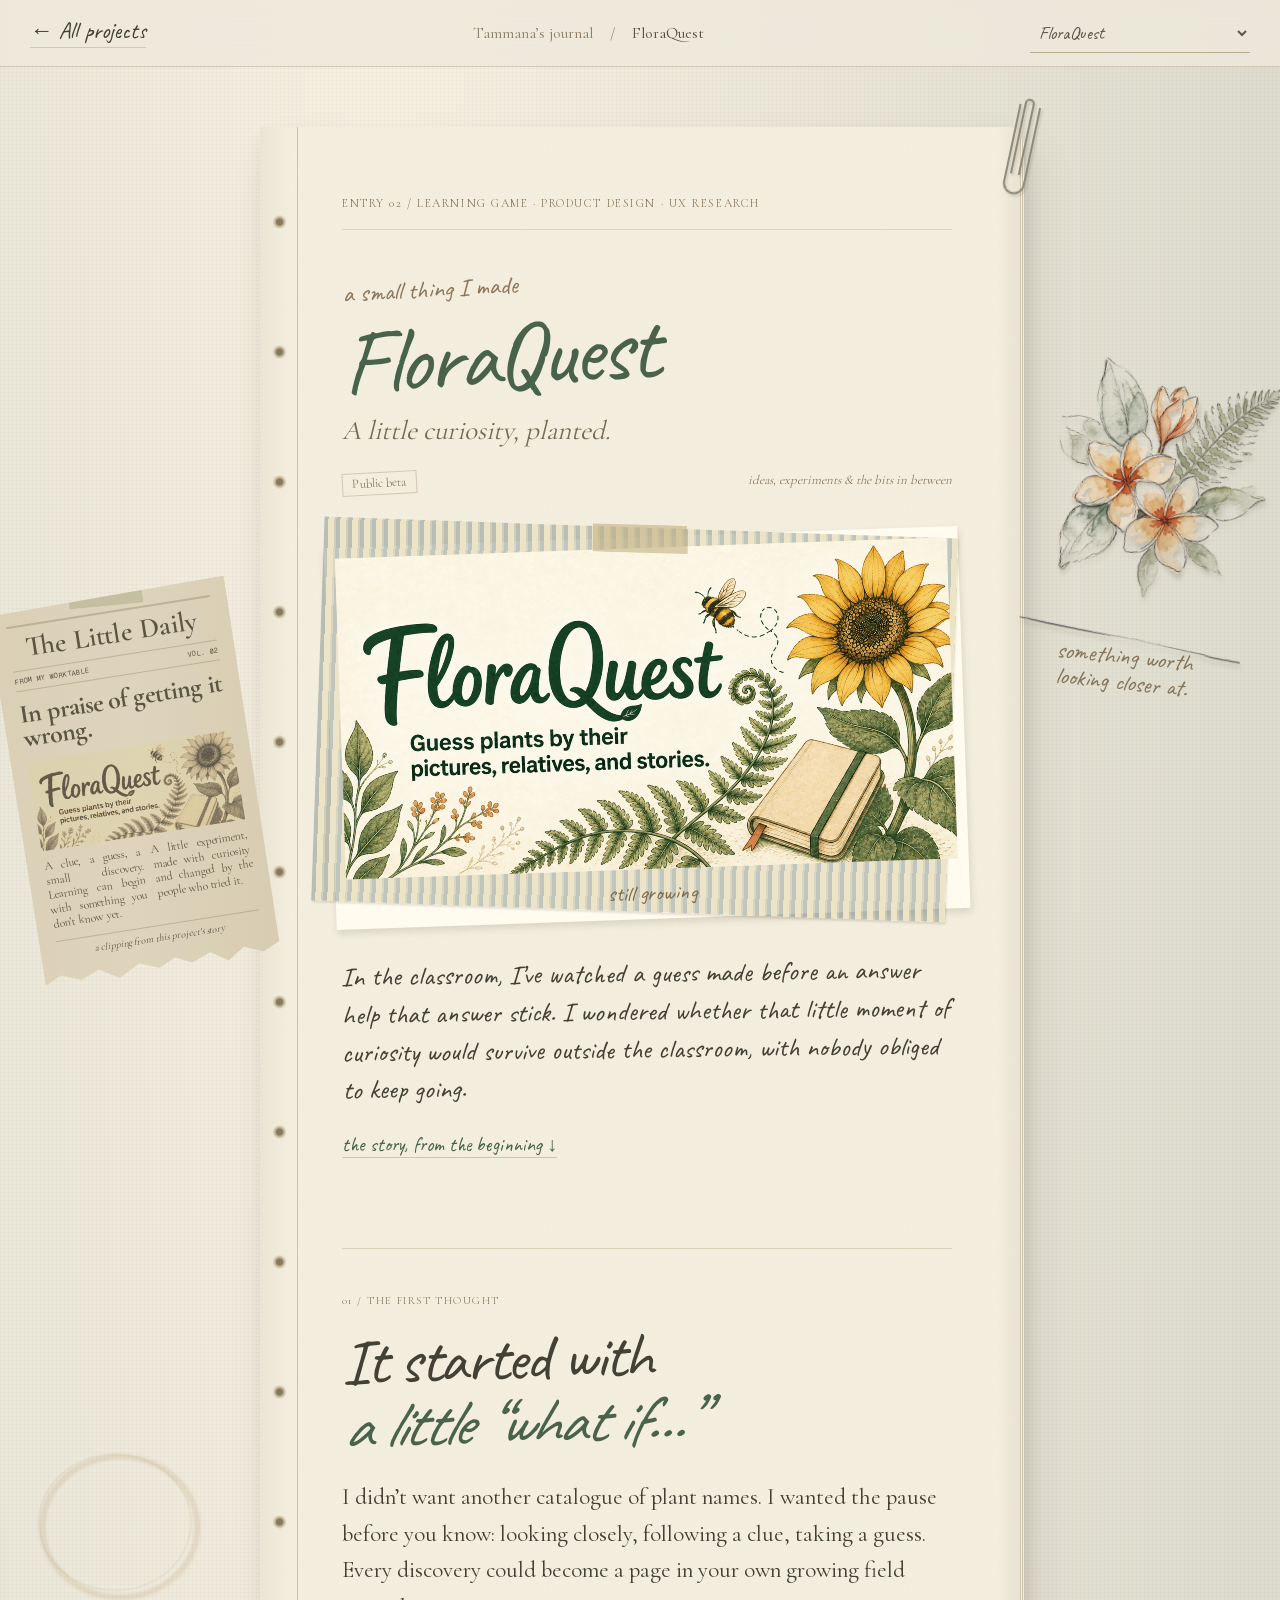
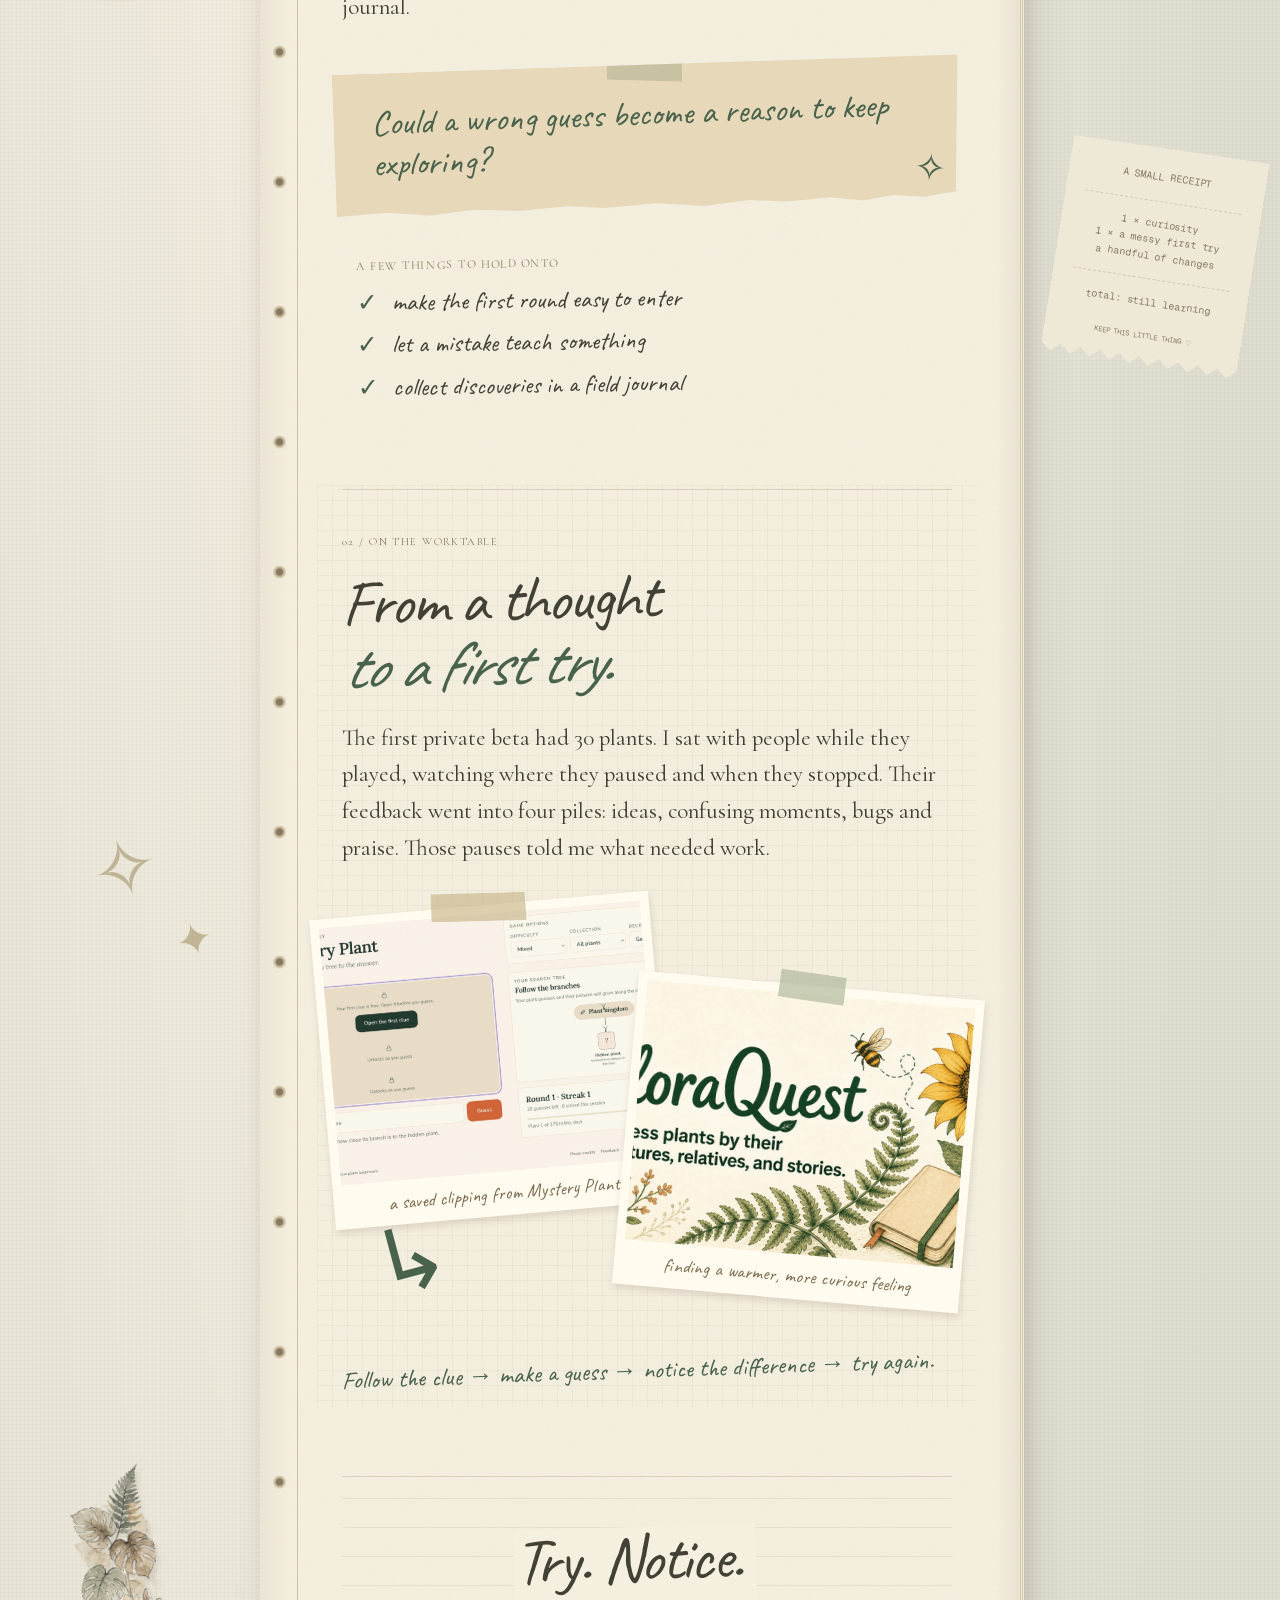
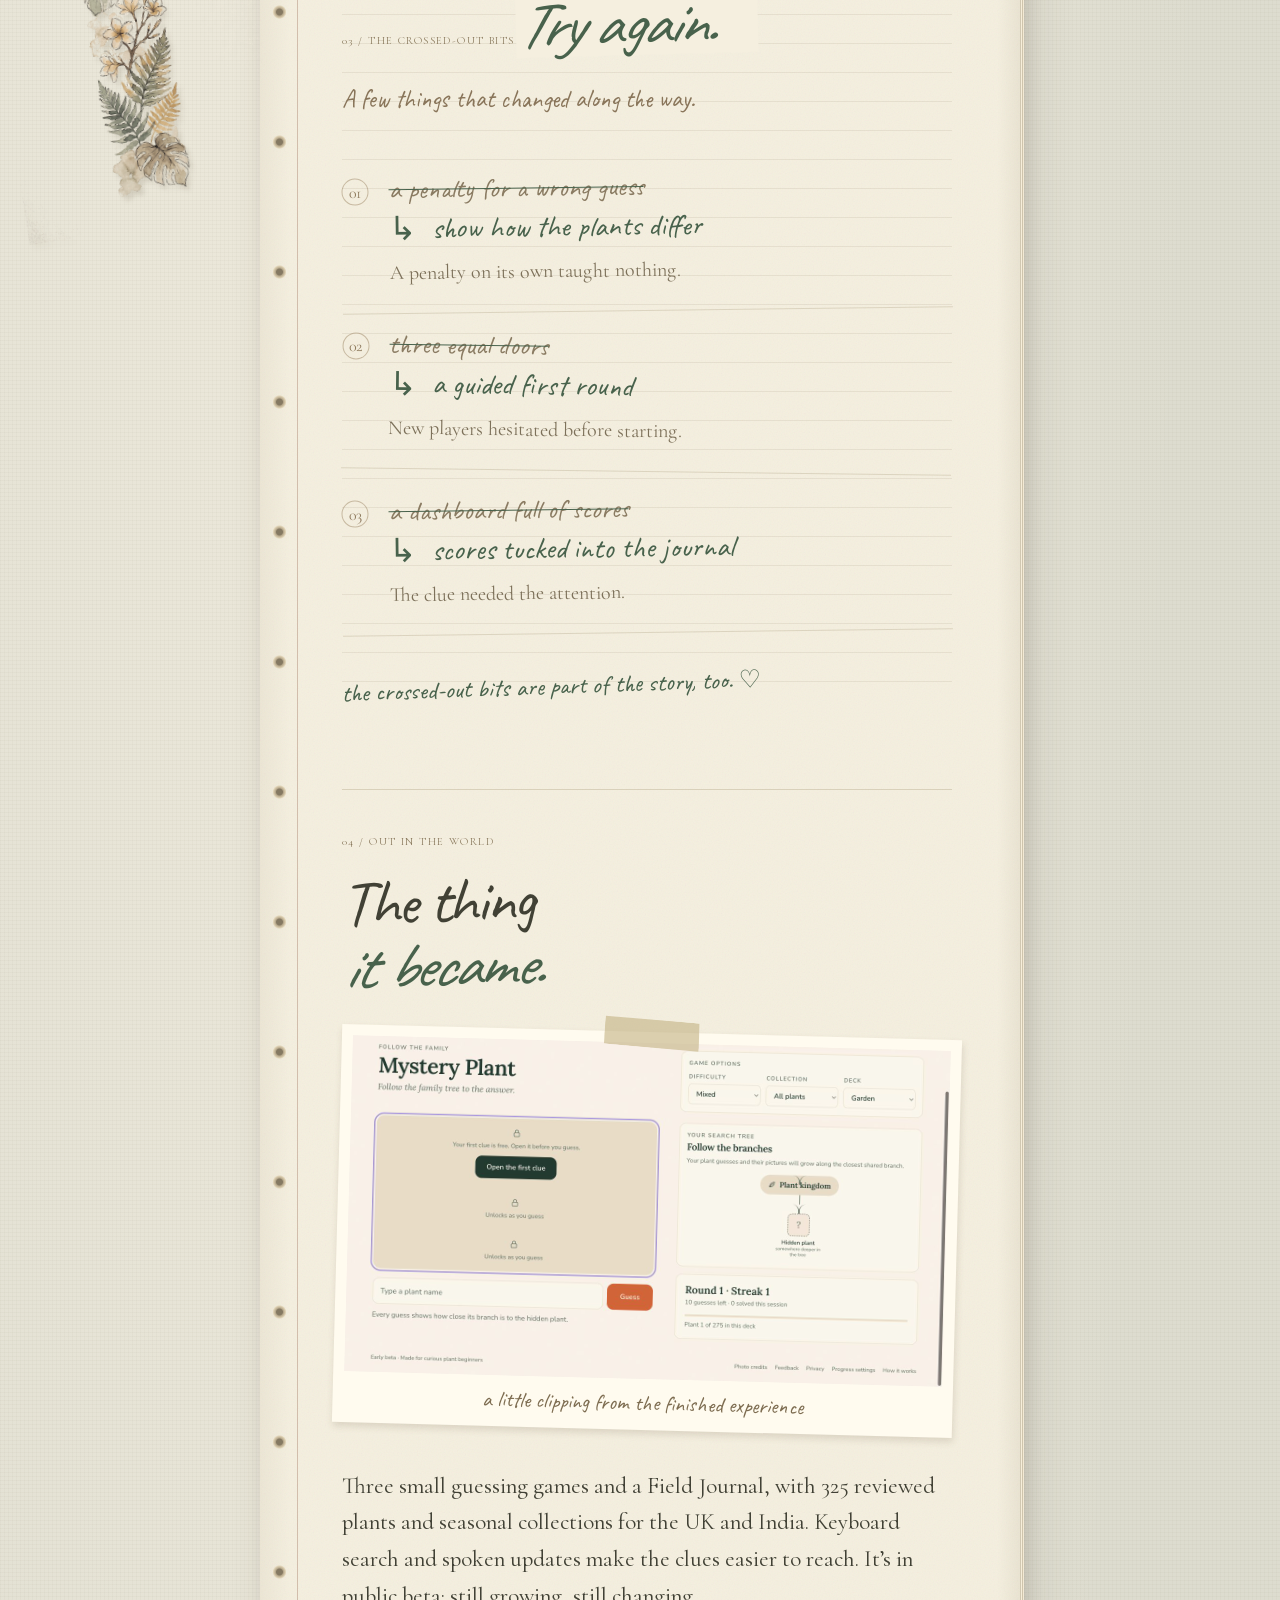
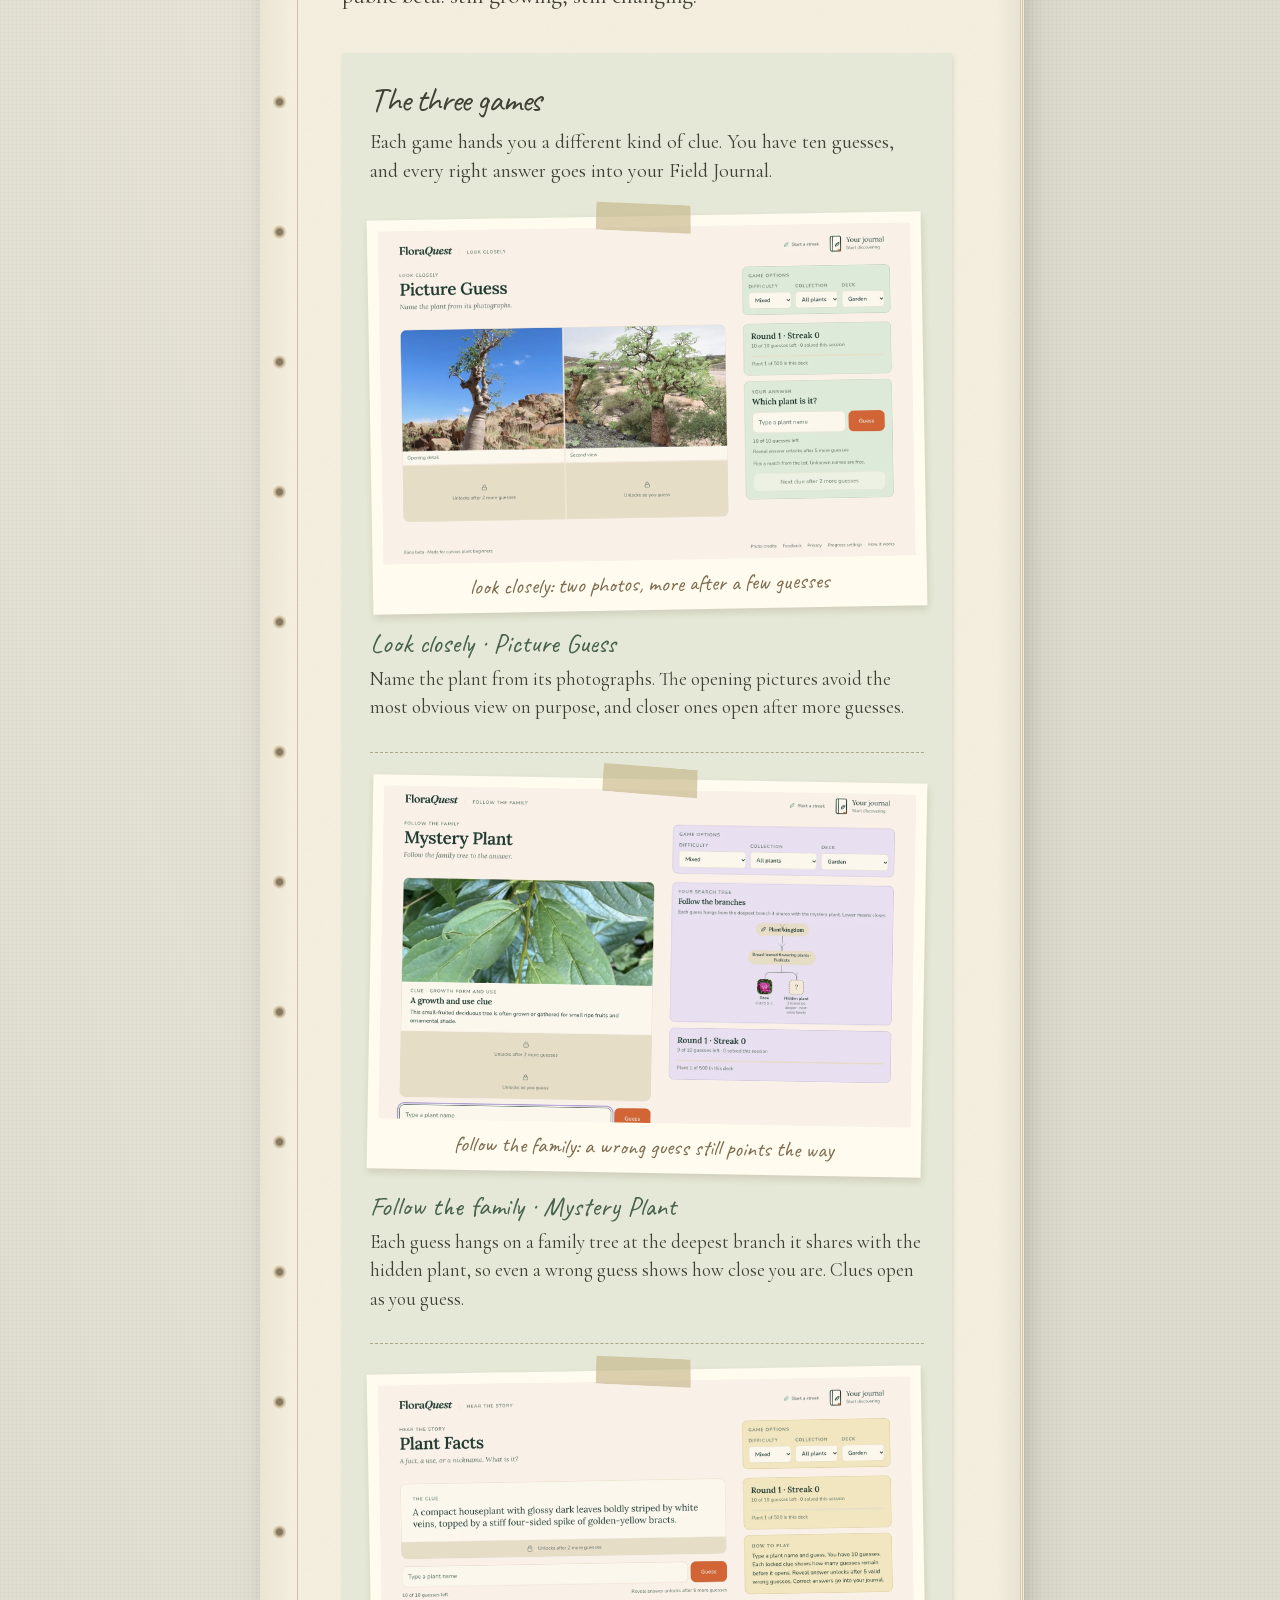
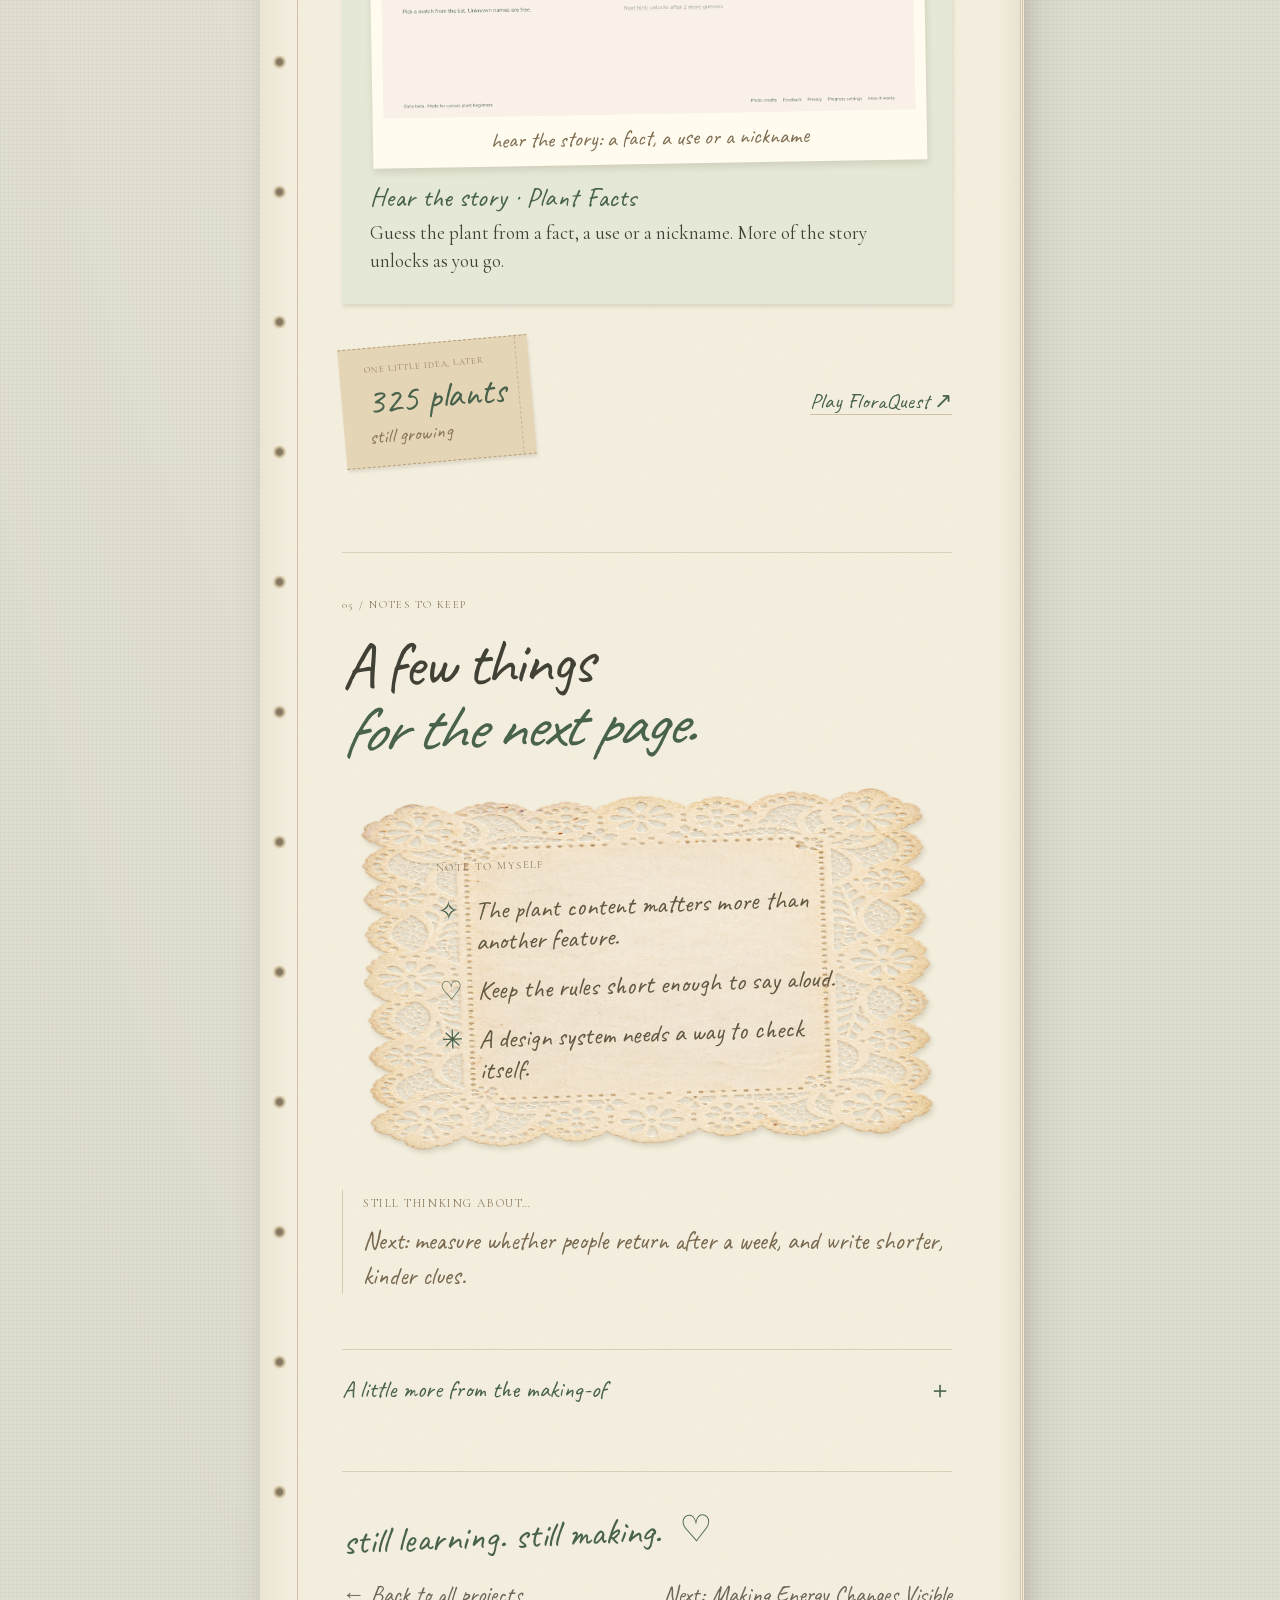
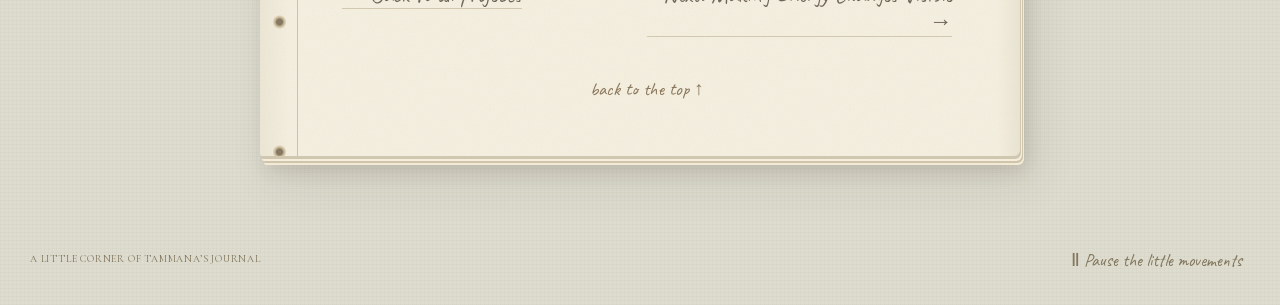
<file: projects/floraquest.html>
<!DOCTYPE html><html lang="en"><head><meta charSet="utf-8"/><meta name="viewport" content="width=device-width, initial-scale=1"/><link rel="preload" as="image" href="/floraquest-cover.png"/><link rel="preload" as="image" href="/sketchbook/bloom.png"/><link rel="preload" as="image" href="/sketchbook/botany-left.png"/><link rel="preload" as="image" href="/floraquest.png"/><link rel="preload" as="image" href="/floraquest/picture-guess.webp"/><link rel="preload" as="image" href="/floraquest/mystery-plant.webp"/><link rel="preload" as="image" href="/floraquest/plant-facts.webp"/><link rel="preload" as="image" href="/journal-pages/ivory-paper-doily.png"/><link rel="stylesheet" href="/assets/index-CQY01OJT.css" data-rsc-css-href="/assets/index-CQY01OJT.css" data-precedence="vite-rsc/importer-resources"/><link rel="stylesheet" href="/assets/project-journal-DVE4paEz.css" data-precedence="vite-rsc/client-reference"/><link rel="modulepreload" href="/assets/layout-segment-context-CQ3Xf9tC.js" crossorigin=""/><link rel="modulepreload" href="/assets/rolldown-runtime-S-ySWqyJ.js" crossorigin=""/><link rel="modulepreload" href="/assets/index-DtR_PMui.js" crossorigin=""/><link rel="modulepreload" href="/assets/framework-DC_sNd-Z.js" crossorigin=""/><link rel="modulepreload" href="/assets/project-journal-jht_Zbp6.js" crossorigin=""/><link rel="modulepreload" href="/assets/journal-notes-BjCrWXQ5.js" crossorigin=""/><title>FloraQuest — Tammana Kapoor</title><meta name="description" content="A friendly guessing game that turns plant knowledge into a trail of clues, branches and discoveries."/><meta property="og:title" content="FloraQuest — Tammana Kapoor"/><meta property="og:description" content="A friendly guessing game that turns plant knowledge into a trail of clues, branches and discoveries."/><meta property="og:image" content="/floraquest-cover.png"/><meta name="twitter:card" content="summary_large_image"/><meta name="twitter:title" content="Tammana Kapoor — Creator, curious learner &amp; vibe coder"/><meta name="twitter:description" content="Tammana Kapoor is a creator, curious learner and vibe coder making thoughtful little experiences for the web."/><meta name="twitter:image" content="/og.png"/><script>(function(){var p=location.pathname;addEventListener("popstate",function(e){if(location.pathname===p)e.stopImmediatePropagation()},true)})()</script><script>self.__VINEXT_RSC_PARAMS__={"slug":"floraquest"}</script><script>self.__VINEXT_RSC_NAV__={"pathname":"/projects/floraquest","searchParams":[]}</script><link rel="modulepreload" href="/assets/index-DtR_PMui.js" />
<link rel="preload" href="/assets/_vinext_fonts/geist-8ac0455e797f/geist-ff2310f5.woff2" as="font" type="font/woff2" crossorigin />
<link rel="preload" href="/assets/_vinext_fonts/geist-8ac0455e797f/geist-875ccdd4.woff2" as="font" type="font/woff2" crossorigin />
<link rel="preload" href="/assets/_vinext_fonts/geist-8ac0455e797f/geist-52306abf.woff2" as="font" type="font/woff2" crossorigin />
<link rel="preload" href="/assets/_vinext_fonts/geist-8ac0455e797f/geist-001175b1.woff2" as="font" type="font/woff2" crossorigin />
<link rel="preload" href="/assets/_vinext_fonts/geist-8ac0455e797f/geist-98bbbccb.woff2" as="font" type="font/woff2" crossorigin />
<link rel="preload" href="/assets/_vinext_fonts/geist-mono-00e989178794/geist-mono-f6b33328.woff2" as="font" type="font/woff2" crossorigin />
<link rel="preload" href="/assets/_vinext_fonts/geist-mono-00e989178794/geist-mono-44e03052.woff2" as="font" type="font/woff2" crossorigin />
<link rel="preload" href="/assets/_vinext_fonts/geist-mono-00e989178794/geist-mono-0638449e.woff2" as="font" type="font/woff2" crossorigin />
<link rel="preload" href="/assets/_vinext_fonts/geist-mono-00e989178794/geist-mono-971fb274.woff2" as="font" type="font/woff2" crossorigin />
<link rel="preload" href="/assets/_vinext_fonts/geist-mono-00e989178794/geist-mono-44745446.woff2" as="font" type="font/woff2" crossorigin />
<link rel="preload" href="/assets/_vinext_fonts/geist-mono-00e989178794/geist-mono-013b2f2f.woff2" as="font" type="font/woff2" crossorigin />
<link rel="preload" href="/assets/_vinext_fonts/cormorant-garamond-5643dd986575/cormorant-garamond-dd44b623.woff2" as="font" type="font/woff2" crossorigin />
<link rel="preload" href="/assets/_vinext_fonts/cormorant-garamond-5643dd986575/cormorant-garamond-44d82aa9.woff2" as="font" type="font/woff2" crossorigin />
<link rel="preload" href="/assets/_vinext_fonts/cormorant-garamond-5643dd986575/cormorant-garamond-7f5a19db.woff2" as="font" type="font/woff2" crossorigin />
<link rel="preload" href="/assets/_vinext_fonts/cormorant-garamond-5643dd986575/cormorant-garamond-21114939.woff2" as="font" type="font/woff2" crossorigin />
<link rel="preload" href="/assets/_vinext_fonts/cormorant-garamond-5643dd986575/cormorant-garamond-e99b45a2.woff2" as="font" type="font/woff2" crossorigin />
<link rel="preload" href="/assets/_vinext_fonts/caveat-2e530e430e57/caveat-917f8c51.woff2" as="font" type="font/woff2" crossorigin />
<link rel="preload" href="/assets/_vinext_fonts/caveat-2e530e430e57/caveat-136caeb9.woff2" as="font" type="font/woff2" crossorigin />
<link rel="preload" href="/assets/_vinext_fonts/caveat-2e530e430e57/caveat-6b226757.woff2" as="font" type="font/woff2" crossorigin />
<link rel="preload" href="/assets/_vinext_fonts/caveat-2e530e430e57/caveat-4230ff7b.woff2" as="font" type="font/woff2" crossorigin />
<link rel="preload" href="/assets/_vinext_fonts/covered-by-your-grace-4df6847a8958/covered-by-your-grace-74d4f415.woff2" as="font" type="font/woff2" crossorigin />
<link rel="preload" href="/assets/_vinext_fonts/covered-by-your-grace-4df6847a8958/covered-by-your-grace-560e8c09.woff2" as="font" type="font/woff2" crossorigin />
<style data-vinext-fonts>/* cyrillic-ext */
@font-face {
  font-family: 'Geist';
  font-style: normal;
  font-weight: 100 900;
  font-display: swap;
  src: url(/assets/_vinext_fonts/geist-8ac0455e797f/geist-ff2310f5.woff2) format('woff2');
  unicode-range: U+0460-052F, U+1C80-1C8A, U+20B4, U+2DE0-2DFF, U+A640-A69F, U+FE2E-FE2F;
}
/* cyrillic */
@font-face {
  font-family: 'Geist';
  font-style: normal;
  font-weight: 100 900;
  font-display: swap;
  src: url(/assets/_vinext_fonts/geist-8ac0455e797f/geist-875ccdd4.woff2) format('woff2');
  unicode-range: U+0301, U+0400-045F, U+0490-0491, U+04B0-04B1, U+2116;
}
/* vietnamese */
@font-face {
  font-family: 'Geist';
  font-style: normal;
  font-weight: 100 900;
  font-display: swap;
  src: url(/assets/_vinext_fonts/geist-8ac0455e797f/geist-52306abf.woff2) format('woff2');
  unicode-range: U+0102-0103, U+0110-0111, U+0128-0129, U+0168-0169, U+01A0-01A1, U+01AF-01B0, U+0300-0301, U+0303-0304, U+0308-0309, U+0323, U+0329, U+1EA0-1EF9, U+20AB;
}
/* latin-ext */
@font-face {
  font-family: 'Geist';
  font-style: normal;
  font-weight: 100 900;
  font-display: swap;
  src: url(/assets/_vinext_fonts/geist-8ac0455e797f/geist-001175b1.woff2) format('woff2');
  unicode-range: U+0100-02BA, U+02BD-02C5, U+02C7-02CC, U+02CE-02D7, U+02DD-02FF, U+0304, U+0308, U+0329, U+1D00-1DBF, U+1E00-1E9F, U+1EF2-1EFF, U+2020, U+20A0-20AB, U+20AD-20C0, U+2113, U+2C60-2C7F, U+A720-A7FF;
}
/* latin */
@font-face {
  font-family: 'Geist';
  font-style: normal;
  font-weight: 100 900;
  font-display: swap;
  src: url(/assets/_vinext_fonts/geist-8ac0455e797f/geist-98bbbccb.woff2) format('woff2');
  unicode-range: U+0000-00FF, U+0131, U+0152-0153, U+02BB-02BC, U+02C6, U+02DA, U+02DC, U+0304, U+0308, U+0329, U+2000-206F, U+20AC, U+2122, U+2191, U+2193, U+2212, U+2215, U+FEFF, U+FFFD;
}

.__font_geist_0tvmz3h { font-family: 'Geist', sans-serif; }

.__variable_geist_0tvmz3h { --font-geist-sans: 'Geist', sans-serif; }

/* cyrillic-ext */
@font-face {
  font-family: 'Geist Mono';
  font-style: normal;
  font-weight: 100 900;
  font-display: swap;
  src: url(/assets/_vinext_fonts/geist-mono-00e989178794/geist-mono-f6b33328.woff2) format('woff2');
  unicode-range: U+0460-052F, U+1C80-1C8A, U+20B4, U+2DE0-2DFF, U+A640-A69F, U+FE2E-FE2F;
}
/* cyrillic */
@font-face {
  font-family: 'Geist Mono';
  font-style: normal;
  font-weight: 100 900;
  font-display: swap;
  src: url(/assets/_vinext_fonts/geist-mono-00e989178794/geist-mono-44e03052.woff2) format('woff2');
  unicode-range: U+0301, U+0400-045F, U+0490-0491, U+04B0-04B1, U+2116;
}
/* symbols2 */
@font-face {
  font-family: 'Geist Mono';
  font-style: normal;
  font-weight: 100 900;
  font-display: swap;
  src: url(/assets/_vinext_fonts/geist-mono-00e989178794/geist-mono-0638449e.woff2) format('woff2');
  unicode-range: U+2000-2001, U+2004-2008, U+200A, U+23B8-23BD, U+2500-259F;
}
/* vietnamese */
@font-face {
  font-family: 'Geist Mono';
  font-style: normal;
  font-weight: 100 900;
  font-display: swap;
  src: url(/assets/_vinext_fonts/geist-mono-00e989178794/geist-mono-971fb274.woff2) format('woff2');
  unicode-range: U+0102-0103, U+0110-0111, U+0128-0129, U+0168-0169, U+01A0-01A1, U+01AF-01B0, U+0300-0301, U+0303-0304, U+0308-0309, U+0323, U+0329, U+1EA0-1EF9, U+20AB;
}
/* latin-ext */
@font-face {
  font-family: 'Geist Mono';
  font-style: normal;
  font-weight: 100 900;
  font-display: swap;
  src: url(/assets/_vinext_fonts/geist-mono-00e989178794/geist-mono-44745446.woff2) format('woff2');
  unicode-range: U+0100-02BA, U+02BD-02C5, U+02C7-02CC, U+02CE-02D7, U+02DD-02FF, U+0304, U+0308, U+0329, U+1D00-1DBF, U+1E00-1E9F, U+1EF2-1EFF, U+2020, U+20A0-20AB, U+20AD-20C0, U+2113, U+2C60-2C7F, U+A720-A7FF;
}
/* latin */
@font-face {
  font-family: 'Geist Mono';
  font-style: normal;
  font-weight: 100 900;
  font-display: swap;
  src: url(/assets/_vinext_fonts/geist-mono-00e989178794/geist-mono-013b2f2f.woff2) format('woff2');
  unicode-range: U+0000-00FF, U+0131, U+0152-0153, U+02BB-02BC, U+02C6, U+02DA, U+02DC, U+0304, U+0308, U+0329, U+2000-206F, U+20AC, U+2122, U+2191, U+2193, U+2212, U+2215, U+FEFF, U+FFFD;
}

.__font_geist_mono_1diim1n { font-family: 'Geist Mono', sans-serif; }

.__variable_geist_mono_1diim1n { --font-geist-mono: 'Geist Mono', sans-serif; }

/* cyrillic-ext */
@font-face {
  font-family: 'Cormorant Garamond';
  font-style: normal;
  font-weight: 400;
  font-display: swap;
  src: url(/assets/_vinext_fonts/cormorant-garamond-5643dd986575/cormorant-garamond-dd44b623.woff2) format('woff2');
  unicode-range: U+0460-052F, U+1C80-1C8A, U+20B4, U+2DE0-2DFF, U+A640-A69F, U+FE2E-FE2F;
}
/* cyrillic */
@font-face {
  font-family: 'Cormorant Garamond';
  font-style: normal;
  font-weight: 400;
  font-display: swap;
  src: url(/assets/_vinext_fonts/cormorant-garamond-5643dd986575/cormorant-garamond-44d82aa9.woff2) format('woff2');
  unicode-range: U+0301, U+0400-045F, U+0490-0491, U+04B0-04B1, U+2116;
}
/* vietnamese */
@font-face {
  font-family: 'Cormorant Garamond';
  font-style: normal;
  font-weight: 400;
  font-display: swap;
  src: url(/assets/_vinext_fonts/cormorant-garamond-5643dd986575/cormorant-garamond-7f5a19db.woff2) format('woff2');
  unicode-range: U+0102-0103, U+0110-0111, U+0128-0129, U+0168-0169, U+01A0-01A1, U+01AF-01B0, U+0300-0301, U+0303-0304, U+0308-0309, U+0323, U+0329, U+1EA0-1EF9, U+20AB;
}
/* latin-ext */
@font-face {
  font-family: 'Cormorant Garamond';
  font-style: normal;
  font-weight: 400;
  font-display: swap;
  src: url(/assets/_vinext_fonts/cormorant-garamond-5643dd986575/cormorant-garamond-21114939.woff2) format('woff2');
  unicode-range: U+0100-02BA, U+02BD-02C5, U+02C7-02CC, U+02CE-02D7, U+02DD-02FF, U+0304, U+0308, U+0329, U+1D00-1DBF, U+1E00-1E9F, U+1EF2-1EFF, U+2020, U+20A0-20AB, U+20AD-20C0, U+2113, U+2C60-2C7F, U+A720-A7FF;
}
/* latin */
@font-face {
  font-family: 'Cormorant Garamond';
  font-style: normal;
  font-weight: 400;
  font-display: swap;
  src: url(/assets/_vinext_fonts/cormorant-garamond-5643dd986575/cormorant-garamond-e99b45a2.woff2) format('woff2');
  unicode-range: U+0000-00FF, U+0131, U+0152-0153, U+02BB-02BC, U+02C6, U+02DA, U+02DC, U+0304, U+0308, U+0329, U+2000-206F, U+20AC, U+2122, U+2191, U+2193, U+2212, U+2215, U+FEFF, U+FFFD;
}
/* cyrillic-ext */
@font-face {
  font-family: 'Cormorant Garamond';
  font-style: normal;
  font-weight: 500;
  font-display: swap;
  src: url(/assets/_vinext_fonts/cormorant-garamond-5643dd986575/cormorant-garamond-dd44b623.woff2) format('woff2');
  unicode-range: U+0460-052F, U+1C80-1C8A, U+20B4, U+2DE0-2DFF, U+A640-A69F, U+FE2E-FE2F;
}
/* cyrillic */
@font-face {
  font-family: 'Cormorant Garamond';
  font-style: normal;
  font-weight: 500;
  font-display: swap;
  src: url(/assets/_vinext_fonts/cormorant-garamond-5643dd986575/cormorant-garamond-44d82aa9.woff2) format('woff2');
  unicode-range: U+0301, U+0400-045F, U+0490-0491, U+04B0-04B1, U+2116;
}
/* vietnamese */
@font-face {
  font-family: 'Cormorant Garamond';
  font-style: normal;
  font-weight: 500;
  font-display: swap;
  src: url(/assets/_vinext_fonts/cormorant-garamond-5643dd986575/cormorant-garamond-7f5a19db.woff2) format('woff2');
  unicode-range: U+0102-0103, U+0110-0111, U+0128-0129, U+0168-0169, U+01A0-01A1, U+01AF-01B0, U+0300-0301, U+0303-0304, U+0308-0309, U+0323, U+0329, U+1EA0-1EF9, U+20AB;
}
/* latin-ext */
@font-face {
  font-family: 'Cormorant Garamond';
  font-style: normal;
  font-weight: 500;
  font-display: swap;
  src: url(/assets/_vinext_fonts/cormorant-garamond-5643dd986575/cormorant-garamond-21114939.woff2) format('woff2');
  unicode-range: U+0100-02BA, U+02BD-02C5, U+02C7-02CC, U+02CE-02D7, U+02DD-02FF, U+0304, U+0308, U+0329, U+1D00-1DBF, U+1E00-1E9F, U+1EF2-1EFF, U+2020, U+20A0-20AB, U+20AD-20C0, U+2113, U+2C60-2C7F, U+A720-A7FF;
}
/* latin */
@font-face {
  font-family: 'Cormorant Garamond';
  font-style: normal;
  font-weight: 500;
  font-display: swap;
  src: url(/assets/_vinext_fonts/cormorant-garamond-5643dd986575/cormorant-garamond-e99b45a2.woff2) format('woff2');
  unicode-range: U+0000-00FF, U+0131, U+0152-0153, U+02BB-02BC, U+02C6, U+02DA, U+02DC, U+0304, U+0308, U+0329, U+2000-206F, U+20AC, U+2122, U+2191, U+2193, U+2212, U+2215, U+FEFF, U+FFFD;
}
/* cyrillic-ext */
@font-face {
  font-family: 'Cormorant Garamond';
  font-style: normal;
  font-weight: 600;
  font-display: swap;
  src: url(/assets/_vinext_fonts/cormorant-garamond-5643dd986575/cormorant-garamond-dd44b623.woff2) format('woff2');
  unicode-range: U+0460-052F, U+1C80-1C8A, U+20B4, U+2DE0-2DFF, U+A640-A69F, U+FE2E-FE2F;
}
/* cyrillic */
@font-face {
  font-family: 'Cormorant Garamond';
  font-style: normal;
  font-weight: 600;
  font-display: swap;
  src: url(/assets/_vinext_fonts/cormorant-garamond-5643dd986575/cormorant-garamond-44d82aa9.woff2) format('woff2');
  unicode-range: U+0301, U+0400-045F, U+0490-0491, U+04B0-04B1, U+2116;
}
/* vietnamese */
@font-face {
  font-family: 'Cormorant Garamond';
  font-style: normal;
  font-weight: 600;
  font-display: swap;
  src: url(/assets/_vinext_fonts/cormorant-garamond-5643dd986575/cormorant-garamond-7f5a19db.woff2) format('woff2');
  unicode-range: U+0102-0103, U+0110-0111, U+0128-0129, U+0168-0169, U+01A0-01A1, U+01AF-01B0, U+0300-0301, U+0303-0304, U+0308-0309, U+0323, U+0329, U+1EA0-1EF9, U+20AB;
}
/* latin-ext */
@font-face {
  font-family: 'Cormorant Garamond';
  font-style: normal;
  font-weight: 600;
  font-display: swap;
  src: url(/assets/_vinext_fonts/cormorant-garamond-5643dd986575/cormorant-garamond-21114939.woff2) format('woff2');
  unicode-range: U+0100-02BA, U+02BD-02C5, U+02C7-02CC, U+02CE-02D7, U+02DD-02FF, U+0304, U+0308, U+0329, U+1D00-1DBF, U+1E00-1E9F, U+1EF2-1EFF, U+2020, U+20A0-20AB, U+20AD-20C0, U+2113, U+2C60-2C7F, U+A720-A7FF;
}
/* latin */
@font-face {
  font-family: 'Cormorant Garamond';
  font-style: normal;
  font-weight: 600;
  font-display: swap;
  src: url(/assets/_vinext_fonts/cormorant-garamond-5643dd986575/cormorant-garamond-e99b45a2.woff2) format('woff2');
  unicode-range: U+0000-00FF, U+0131, U+0152-0153, U+02BB-02BC, U+02C6, U+02DA, U+02DC, U+0304, U+0308, U+0329, U+2000-206F, U+20AC, U+2122, U+2191, U+2193, U+2212, U+2215, U+FEFF, U+FFFD;
}
/* cyrillic-ext */
@font-face {
  font-family: 'Cormorant Garamond';
  font-style: normal;
  font-weight: 700;
  font-display: swap;
  src: url(/assets/_vinext_fonts/cormorant-garamond-5643dd986575/cormorant-garamond-dd44b623.woff2) format('woff2');
  unicode-range: U+0460-052F, U+1C80-1C8A, U+20B4, U+2DE0-2DFF, U+A640-A69F, U+FE2E-FE2F;
}
/* cyrillic */
@font-face {
  font-family: 'Cormorant Garamond';
  font-style: normal;
  font-weight: 700;
  font-display: swap;
  src: url(/assets/_vinext_fonts/cormorant-garamond-5643dd986575/cormorant-garamond-44d82aa9.woff2) format('woff2');
  unicode-range: U+0301, U+0400-045F, U+0490-0491, U+04B0-04B1, U+2116;
}
/* vietnamese */
@font-face {
  font-family: 'Cormorant Garamond';
  font-style: normal;
  font-weight: 700;
  font-display: swap;
  src: url(/assets/_vinext_fonts/cormorant-garamond-5643dd986575/cormorant-garamond-7f5a19db.woff2) format('woff2');
  unicode-range: U+0102-0103, U+0110-0111, U+0128-0129, U+0168-0169, U+01A0-01A1, U+01AF-01B0, U+0300-0301, U+0303-0304, U+0308-0309, U+0323, U+0329, U+1EA0-1EF9, U+20AB;
}
/* latin-ext */
@font-face {
  font-family: 'Cormorant Garamond';
  font-style: normal;
  font-weight: 700;
  font-display: swap;
  src: url(/assets/_vinext_fonts/cormorant-garamond-5643dd986575/cormorant-garamond-21114939.woff2) format('woff2');
  unicode-range: U+0100-02BA, U+02BD-02C5, U+02C7-02CC, U+02CE-02D7, U+02DD-02FF, U+0304, U+0308, U+0329, U+1D00-1DBF, U+1E00-1E9F, U+1EF2-1EFF, U+2020, U+20A0-20AB, U+20AD-20C0, U+2113, U+2C60-2C7F, U+A720-A7FF;
}
/* latin */
@font-face {
  font-family: 'Cormorant Garamond';
  font-style: normal;
  font-weight: 700;
  font-display: swap;
  src: url(/assets/_vinext_fonts/cormorant-garamond-5643dd986575/cormorant-garamond-e99b45a2.woff2) format('woff2');
  unicode-range: U+0000-00FF, U+0131, U+0152-0153, U+02BB-02BC, U+02C6, U+02DA, U+02DC, U+0304, U+0308, U+0329, U+2000-206F, U+20AC, U+2122, U+2191, U+2193, U+2212, U+2215, U+FEFF, U+FFFD;
}

.__font_cormorant_garamond_1y0q7ey { font-family: 'Cormorant Garamond', sans-serif; }

.__variable_cormorant_garamond_1y0q7ey { --font-cormorant-garamond: 'Cormorant Garamond', sans-serif; }

/* cyrillic-ext */
@font-face {
  font-family: 'Caveat';
  font-style: normal;
  font-weight: 400 700;
  font-display: swap;
  src: url(/assets/_vinext_fonts/caveat-2e530e430e57/caveat-917f8c51.woff2) format('woff2');
  unicode-range: U+0460-052F, U+1C80-1C8A, U+20B4, U+2DE0-2DFF, U+A640-A69F, U+FE2E-FE2F;
}
/* cyrillic */
@font-face {
  font-family: 'Caveat';
  font-style: normal;
  font-weight: 400 700;
  font-display: swap;
  src: url(/assets/_vinext_fonts/caveat-2e530e430e57/caveat-136caeb9.woff2) format('woff2');
  unicode-range: U+0301, U+0400-045F, U+0490-0491, U+04B0-04B1, U+2116;
}
/* latin-ext */
@font-face {
  font-family: 'Caveat';
  font-style: normal;
  font-weight: 400 700;
  font-display: swap;
  src: url(/assets/_vinext_fonts/caveat-2e530e430e57/caveat-6b226757.woff2) format('woff2');
  unicode-range: U+0100-02BA, U+02BD-02C5, U+02C7-02CC, U+02CE-02D7, U+02DD-02FF, U+0304, U+0308, U+0329, U+1D00-1DBF, U+1E00-1E9F, U+1EF2-1EFF, U+2020, U+20A0-20AB, U+20AD-20C0, U+2113, U+2C60-2C7F, U+A720-A7FF;
}
/* latin */
@font-face {
  font-family: 'Caveat';
  font-style: normal;
  font-weight: 400 700;
  font-display: swap;
  src: url(/assets/_vinext_fonts/caveat-2e530e430e57/caveat-4230ff7b.woff2) format('woff2');
  unicode-range: U+0000-00FF, U+0131, U+0152-0153, U+02BB-02BC, U+02C6, U+02DA, U+02DC, U+0304, U+0308, U+0329, U+2000-206F, U+20AC, U+2122, U+2191, U+2193, U+2212, U+2215, U+FEFF, U+FFFD;
}

.__font_caveat_0650e23 { font-family: 'Caveat', sans-serif; }

.__variable_caveat_0650e23 { --font-caveat: 'Caveat', sans-serif; }

/* latin-ext */
@font-face {
  font-family: 'Covered By Your Grace';
  font-style: normal;
  font-weight: 400;
  font-display: swap;
  src: url(/assets/_vinext_fonts/covered-by-your-grace-4df6847a8958/covered-by-your-grace-74d4f415.woff2) format('woff2');
  unicode-range: U+0100-02BA, U+02BD-02C5, U+02C7-02CC, U+02CE-02D7, U+02DD-02FF, U+0304, U+0308, U+0329, U+1D00-1DBF, U+1E00-1E9F, U+1EF2-1EFF, U+2020, U+20A0-20AB, U+20AD-20C4, U+2113, U+2C60-2C7F, U+A720-A7FF;
}
/* latin */
@font-face {
  font-family: 'Covered By Your Grace';
  font-style: normal;
  font-weight: 400;
  font-display: swap;
  src: url(/assets/_vinext_fonts/covered-by-your-grace-4df6847a8958/covered-by-your-grace-560e8c09.woff2) format('woff2');
  unicode-range: U+0000-00FF, U+0131, U+0152-0153, U+02BB-02BC, U+02C6, U+02DA, U+02DC, U+0304, U+0308, U+0329, U+2000-206F, U+20AC, U+2122, U+2191, U+2193, U+2212, U+2215, U+FEFF, U+FFFD;
}

.__font_covered_by_your_grace_006hyxl { font-family: 'Covered By Your Grace', sans-serif; }

.__variable_covered_by_your_grace_006hyxl { --font-grace: 'Covered By Your Grace', sans-serif; }
</style>
</head><body class="__variable_geist_0tvmz3h __variable_geist_mono_1diim1n __variable_cormorant_garamond_1y0q7ey __variable_caveat_0650e23 __variable_covered_by_your_grace_006hyxl"><main class="project-journal pj-floraquest " id="top"><nav class="pj-navigation" aria-label="Project navigation"><a class="pj-back" href="/#projects/floraquest">← All projects</a><span class="pj-nav-title">Tammana’s journal <i>/</i> <strong>FloraQuest</strong></span><label><span class="pj-sr-only">Choose a project</span><select><option value="daily-cafe">Daily Café</option><option value="floraquest" selected="">FloraQuest</option><option value="energy-changes">Making Energy Changes Visible</option><option value="fieldnotes">Fieldnotes</option></select></label><div class="pj-reading-progress" style="transform:scaleX(0)" aria-hidden="true"></div></nav><div class="pj-desk"><article class="pj-paper" aria-labelledby="pj-title"><div class="pj-punched-edge" aria-hidden="true"></div><header class="pj-entry-header"><p class="pj-kicker">ENTRY 02<!-- --> / <!-- -->Learning game · Product design · UX research</p><p class="pj-handwritten-intro">a small thing I made</p><h1 id="pj-title">FloraQuest</h1><p class="pj-subtitle">A little curiosity, planted.</p><div class="pj-entry-meta"><span>Public beta</span><span>ideas, experiments &amp; the bits in between</span></div><div class="pj-ephemera"><aside class="pj-newspaper" aria-label="A newspaper-style note from my worktable"><span class="pj-tape" aria-hidden="true"></span><p class="pj-news-masthead">The Little Daily</p><div class="pj-news-rule"><span>FROM MY WORKTABLE</span><span>VOL. <!-- -->02</span></div><h3>In praise of getting it wrong.</h3><img src="/floraquest-cover.png" alt=""/><div class="pj-news-columns"><p>A clue, a guess, a small discovery. Learning can begin with something you don’t know yet.</p><p>A little experiment, made with curiosity and changed by the people who tried it.</p></div><p class="pj-news-foot">a clipping from this project’s story</p></aside><div class="pj-flower-scrap" aria-hidden="true"><img src="/sketchbook/bloom.png" alt=""/><span>something worth<br/>looking closer at.</span></div><div class="pj-coffee-ring" aria-hidden="true"></div><div class="pj-receipt" aria-hidden="true"><span>A SMALL RECEIPT</span><b>1 × curiosity<br/>1 × a messy first try<br/>a handful of changes</b><i>total: still learning</i><span>KEEP THIS LITTLE THING ♡</span></div><div class="pj-side-stars" aria-hidden="true">✧<br/><span>✦</span></div><img class="pj-side-botanical" src="/sketchbook/botany-left.png" alt="" aria-hidden="true"/><div class="pj-paper-clip" aria-hidden="true"></div></div><figure class="pj-print pj-hero-print"><span class="pj-tape" aria-hidden="true"></span><img src="/floraquest-cover.png" alt="FloraQuest title with a sunflower, a fern, a bee and a small field notebook"/><figcaption>still growing</figcaption></figure><p class="pj-opening">In the classroom, I’ve watched a guess made before an answer help that answer stick. I wondered whether that little moment of curiosity would survive outside the classroom, with nobody obliged to keep going.</p><a class="pj-scroll-hint" href="#the-idea">the story, from the beginning ↓</a></header><section class="pj-story-section pj-idea" id="the-idea"><span class="pj-section-number">01 / THE FIRST THOUGHT</span><h2>It started with<br/><em>a little “what if…”</em></h2><p>I didn’t want another catalogue of plant names. I wanted the pause before you know: looking closely, following a clue, taking a guess. Every discovery could become a page in your own growing field journal.</p><blockquote class="pj-question"><span class="pj-tape" aria-hidden="true"></span>Could a wrong guess become a reason to keep exploring?<span aria-hidden="true">✧</span></blockquote><div class="pj-intentions"><span class="pj-kicker">a few things to hold onto</span><p><span aria-hidden="true">✓</span>make the first round easy to enter</p><p><span aria-hidden="true">✓</span>let a mistake teach something</p><p><span aria-hidden="true">✓</span>collect discoveries in a field journal</p></div></section><section class="pj-story-section pj-process" id="the-making"><span class="pj-section-number">02 / ON THE WORKTABLE</span><h2>From a thought<br/><em>to a first try.</em></h2><p>The first private beta had 30 plants. I sat with people while they played, watching where they paused and when they stopped. Their feedback went into four piles: ideas, confusing moments, bugs and praise. Those pauses told me what needed work.</p><div class="pj-working-clippings"><figure class="pj-print "><span class="pj-tape" aria-hidden="true"></span><img src="/floraquest.png" alt="FloraQuest Mystery Plant screen with clues and a branching plant search tree"/><figcaption>a saved clipping from Mystery Plant</figcaption></figure><figure class="pj-print "><span class="pj-tape" aria-hidden="true"></span><img src="/floraquest-cover.png" alt="FloraQuest illustration with a sunflower, fern, bee and notebook"/><figcaption>finding a warmer, more curious feeling</figcaption></figure><span class="pj-scribbled-arrow" aria-hidden="true">↳</span></div><p class="pj-margin-annotation">Follow the clue → make a guess → notice the difference → try again.</p></section><section class="pj-story-section pj-changes" id="the-changes"><span class="pj-section-number">03 / THE CROSSED-OUT BITS</span><h2>Try. Notice.<br/><em>Try again.</em></h2><p class="pj-section-intro">A few things that changed along the way.</p><div class="pj-revisions"><section><span class="pj-revision-number">0<!-- -->1</span><div><del>a penalty for a wrong guess</del><p class="pj-revision-after"><span aria-hidden="true">↳</span>show how the plants differ</p><p>A penalty on its own taught nothing.</p></div></section><section><span class="pj-revision-number">0<!-- -->2</span><div><del>three equal doors</del><p class="pj-revision-after"><span aria-hidden="true">↳</span>a guided first round</p><p>New players hesitated before starting.</p></div></section><section><span class="pj-revision-number">0<!-- -->3</span><div><del>a dashboard full of scores</del><p class="pj-revision-after"><span aria-hidden="true">↳</span>scores tucked into the journal</p><p>The clue needed the attention.</p></div></section></div><p class="pj-margin-annotation">the crossed-out bits are part of the story, too. ♡</p></section><section class="pj-story-section pj-result" id="the-result"><span class="pj-section-number">04 / OUT IN THE WORLD</span><h2>The thing<br/><em>it became.</em></h2><figure class="pj-print "><span class="pj-tape" aria-hidden="true"></span><img src="/floraquest.png" alt="FloraQuest Mystery Plant screen with clues and a branching plant search tree"/><figcaption>a little clipping from the finished experience</figcaption></figure><p>Three small guessing games and a Field Journal, with 325 reviewed plants and seasonal collections for the UK and India. Keyboard search and spoken updates make the clues easier to reach. It’s in public beta: still growing, still changing.</p><div class="pj-spotlight pj-gallery"><h3>The three games</h3><p class="pj-spotlight-lead">Each game hands you a different kind of clue. You have ten guesses, and every right answer goes into your Field Journal.</p><section><figure class="pj-print "><span class="pj-tape" aria-hidden="true"></span><img src="/floraquest/picture-guess.webp" alt="FloraQuest Picture Guess round showing two photographs of a bottle-shaped tree, two locked picture slots, and a guess box asking which plant it is"/><figcaption>look closely: two photos, more after a few guesses</figcaption></figure><h4>Look closely · Picture Guess</h4><p>Name the plant from its photographs. The opening pictures avoid the most obvious view on purpose, and closer ones open after more guesses.</p></section><section><figure class="pj-print "><span class="pj-tape" aria-hidden="true"></span><img src="/floraquest/mystery-plant.webp" alt="FloraQuest Mystery Plant round with an open leaf-photo clue on the left and a search tree on the right where a guess of Rose hangs two branches above the hidden plant"/><figcaption>follow the family: a wrong guess still points the way</figcaption></figure><h4>Follow the family · Mystery Plant</h4><p>Each guess hangs on a family tree at the deepest branch it shares with the hidden plant, so even a wrong guess shows how close you are. Clues open as you guess.</p></section><section><figure class="pj-print "><span class="pj-tape" aria-hidden="true"></span><img src="/floraquest/plant-facts.webp" alt="FloraQuest Plant Facts round with a written clue describing a houseplant with striped leaves and a golden spike, a guess box and a how-to-play note"/><figcaption>hear the story: a fact, a use or a nickname</figcaption></figure><h4>Hear the story · Plant Facts</h4><p>Guess the plant from a fact, a use or a nickname. More of the story unlocks as you go.</p></section></div><div class="pj-result-bottom"><div class="pj-ticket"><span>ONE LITTLE IDEA, LATER</span><strong>325 plants</strong><em>still growing</em></div><div class="pj-live-links"><a href="https://floraquest.tammana4513.workers.dev" target="_blank" rel="noreferrer">Play FloraQuest<!-- --> ↗</a></div></div></section><section class="pj-story-section pj-reflection" id="notes-to-keep"><span class="pj-section-number">05 / NOTES TO KEEP</span><h2>A few things<br/><em>for the next page.</em></h2><div class="pj-lace-note"><img src="/journal-pages/ivory-paper-doily.png" alt=""/><div><span class="pj-kicker">note to myself</span><p><span aria-hidden="true">✧</span>The plant content matters more than another feature.</p><p><span aria-hidden="true">♡</span>Keep the rules short enough to say aloud.</p><p><span aria-hidden="true">✳</span>A design system needs a way to check itself.</p></div></div><div class="pj-next-thought"><span class="pj-kicker">still thinking about…</span><p>Next: measure whether people return after a week, and write shorter, kinder clues.</p></div><details class="pj-extra-notes"><summary>A little more from the making-of <span aria-hidden="true">＋</span></summary><div><section><h3>The hypothesis</h3><p>A guess made before the answer makes the answer stick. I have watched that work in a classroom for years. The game exists to test whether the habit survives outside one, with no teacher in the room and nobody obliged to keep going.</p></section><section><h3>What I needed to learn first</h3><p>Three questions shaped the first beta. Do people understand the rules without being told? Is a wrong guess motivating or discouraging? Are the photographs recognisable to a beginner, or only to me? Everything else could wait.</p></section><section><h3>How I tested it</h3><p>A small private beta a week after the first build, then a public one. A feedback page sorted every note into four kinds: an idea, a confusing moment, a bug, or praise. I sat with people while they played and noted where they paused, what they tapped, and when they stopped. Alongside that, automated checks ran on every change: a content review of every plant, a session audit, an accessibility audit, and a script that checks the design system against its own rules.</p></section><section><h3>What I saw</h3><p>Confusion clustered in three places. Early hints that gave the answer away, a permanent score strip that pulled eyes from the clue, and a homepage that offered three equal doors to a first-time player. Phone users met sideways scrolling. Keyboard and screen-reader users could not use the plant search at all. End-of-round summaries read like a report card and nobody read them.</p><p>The wrong-guess question had a clear answer. A penalty on its own taught nothing. A wrong guess that shows how the two plants differ kept people playing.</p></section><section><h3>What changed because of it</h3><p>Every observation above became a change, and the table below is the record. Phone layouts were rebuilt. The plant search works from the keyboard and announces its results. Attempts, hints and achievements are read aloud as they change, and motion switches off when a device asks for it. A first-time player gets a guided first round.</p><p>The larger finding was that the game worked but looked like admin. By September I had painted a new hero illustration, written a design analysis against it, and rebuilt every screen: warm paper, deep green ink, two typefaces, one soft shadow, and a single orange accent that appears once per screen.</p></section><section><h3>What I would measure next</h3><p>Round completion by game, time to first solve for a new player, and whether people come back after a week. The beta records aggregate counts, not retention, so that is the gap. The catalogue is at 325 reviewed plants with seasonal collections for the United Kingdom and India, and the next work is on the clues themselves: shorter, kinder, and more like something a friend would say on a walk.</p></section></div></details></section><footer class="pj-story-footer"><p>still learning. still making.<!-- --> <span>♡</span></p><nav aria-label="Continue exploring"><a href="/#projects">← Back to all projects</a><a href="/projects/energy-changes">Next: <!-- -->Making Energy Changes Visible<!-- --> →</a></nav><a class="pj-to-top" href="#top">back to the top ↑</a></footer></article></div><footer class="pj-desk-footer"><span>A LITTLE CORNER OF TAMMANA’S JOURNAL</span><button aria-pressed="false">Ⅱ Pause the little movements</button></footer></main><script id="_R_">import("/assets/index-DtR_PMui.js")</script></body></html><script>self.__VINEXT_RSC_CHUNKS__=self.__VINEXT_RSC_CHUNKS__||[];self.__VINEXT_RSC_CHUNKS__.push("2:I[\"8c0f216c4604\",[],\"Children\",1]\n3:I[\"15c18cfaeeff\",[],\"LayoutSegmentProvider\",1]\n4:I[\"8c0f216c4604\",[],\"Slot\",1]\n5:I[\"593f344dc510\",[],\"RedirectBoundary\",1]\n:HL[\"/assets/index-CQY01OJT.css\",\"style\"]\n")</script><script>self.__VINEXT_RSC_CHUNKS__=self.__VINEXT_RSC_CHUNKS__||[];self.__VINEXT_RSC_CHUNKS__.push("0:{\"__route\":\"route:/projects/floraquest\",\"__interceptionContext\":null,\"__layoutIds\":[\"layout:/\"],\"__rootLayout\":\"/\",\"page:/projects/floraquest\":\"$L1\",\"layout:/\":[[[[\"$\",\"link\",\"css:/assets/index-CQY01OJT.css\",{\"rel\":\"stylesheet\",\"precedence\":\"vite-rsc/importer-resources\",\"href\":\"/assets/index-CQY01OJT.css\",\"data-rsc-css-href\":\"/assets/index-CQY01OJT.css\"}],\"$undefined\"],[\"$\",\"html\",null,{\"lang\":\"en\",\"children\":[\"$\",\"body\",null,{\"className\":\"__variable_geist_0tvmz3h __variable_geist_mono_1diim1n __variable_cormorant_garamond_1y0q7ey __variable_caveat_0650e23 __variable_covered_by_your_grace_006hyxl\",\"children\":[\"$\",\"$L2\",null,{}]}]}]],null],\"route:/projects/floraquest\":[[[\"$\",\"meta\",null,{\"charSet\":\"utf-8\"}],[[\"$\",\"title\",\"0\",{\"children\":\"FloraQuest — Tammana Kapoor\"}],[\"$\",\"meta\",\"1\",{\"name\":\"description\",\"content\":\"A friendly guessing game that turns plant knowledge into a trail of clues, branches and discoveries.\"}],[\"$\",\"meta\",\"2\",{\"property\":\"og:title\",\"content\":\"FloraQuest — Tammana Kapoor\"}],[\"$\",\"meta\",\"3\",{\"property\":\"og:description\",\"content\":\"A friendly guessing game that turns plant knowledge into a trail of clues, branches and discoveries.\"}],[\"$\",\"meta\",\"4\",{\"property\":\"og:image\",\"content\":\"/floraquest-cover.png\"}],[\"$\",\"meta\",\"5\",{\"name\":\"twitter:card\",\"content\":\"summary_large_image\"}],[\"$\",\"meta\",\"6\",{\"name\":\"twitter:title\",\"content\":\"Tammana Kapoor — Creator, curious learner \u0026 vibe coder\"}],[\"$\",\"meta\",\"7\",{\"name\":\"twitter:description\",\"content\":\"Tammana Kapoor is a creator, curious learner and vibe coder making thoughtful little experiences for the web.\"}],[\"$\",\"meta\",\"8\",{\"name\":\"twitter:image\",\"content\":\"/og.png\"}]],[[\"$\",\"meta\",\"0\",{\"name\":\"viewport\",\"content\":\"width=device-width, initial-scale=1\"}]]],[\"$\",\"$L3\",null,{\"segmentMap\":{\"children\":[\"projects\",\"floraquest\"]},\"children\":[\"$\",\"$L4\",null,{\"id\":\"layout:/\",\"parallelSlots\":\"$undefined\",\"children\":[\"$\",\"$L5\",null,{\"children\":[\"$\",\"$L3\",null,{\"segmentMap\":{\"children\":[]},\"children\":[\"$\",\"$L4\",null,{\"id\":\"page:/projects/floraquest\"}]}]}]}]}]],\"__layoutFlags\":{\"layout:/\":\"s\"},\"__artifactCompatibility\":{\"schemaVersion\":1,\"graphVersion\":\"app-route-graph:1qwkg0fwiimno\",\"deploymentVersion\":\"d4be18eb-8bc3-4a2c-97f4-f5a39402d787\",\"appElementsSchemaVersion\":1,\"rscPayloadSchemaVersion\":1,\"rootBoundaryId\":\"/\",\"renderEpoch\":null}}\n")</script><script>self.__VINEXT_RSC_CHUNKS__=self.__VINEXT_RSC_CHUNKS__||[];self.__VINEXT_RSC_CHUNKS__.push("6:I[\"999aec5f20da\",[],\"default\",1]\n")</script><script>self.__VINEXT_RSC_CHUNKS__=self.__VINEXT_RSC_CHUNKS__||[];self.__VINEXT_RSC_CHUNKS__.push("1:[\"$\",\"$L6\",null,{\"project\":{\"id\":\"floraquest\",\"number\":\"No. 02\",\"tagList\":[\"Learning game\",\"Product design\",\"UX research\"],\"status\":\"Public beta\",\"title\":\"FloraQuest\",\"tagline\":\"A friendly guessing game that turns plant knowledge into a trail of clues, branches and discoveries.\",\"summary\":\"Three small guessing games and a field journal, built to test whether a guess made before the answer makes the answer stick. 325 reviewed plants, in public beta and still changing.\",\"cover\":{\"src\":\"/floraquest-cover.png\",\"alt\":\"FloraQuest title with a sunflower, a fern, a bee and a small field notebook\",\"note\":\"still growing\"},\"idea\":\"In the classroom, a guess made before the answer is what makes the answer stick. FloraQuest is built on that. Three small games—Mystery Plant, Picture Guess and Plant Facts—give you a clue and let you commit to a name. Every plant you find lands in a Field Journal that grows the more you play.\",\"timeline\":[{\"label\":\"Private beta as PlantKin, thirty plants\"},{\"label\":\"Public beta with a feedback page\"},{\"label\":\"Renamed FloraQuest; difficulty paths\"},{\"label\":\"Scoring, streaks and achievements\"},{\"label\":\"A wrong guess becomes a lesson; accessibility pass\"},{\"label\":\"Deployed publicly\"},{\"label\":\"Full visual redesign\"},{\"label\":\"325 plants; UK and India seasons\"}],\"chapters\":[{\"title\":\"The hypothesis\",\"text\":[\"A guess made before the answer makes the answer stick. I have watched that work in a classroom for years. The game exists to test whether the habit survives outside one, with no teacher in the room and nobody obliged to keep going.\"]},{\"title\":\"What I needed to learn first\",\"text\":[\"Three questions shaped the first beta. Do people understand the rules without being told? Is a wrong guess motivating or discouraging? Are the photographs recognisable to a beginner, or only to me? Everything else could wait.\"]},{\"title\":\"How I tested it\",\"text\":[\"A small private beta a week after the first build, then a public one. A feedback page sorted every note into four kinds: an idea, a confusing moment, a bug, or praise. I sat with people while they played and noted where they paused, what they tapped, and when they stopped. Alongside that, automated checks ran on every change: a content review of every plant, a session audit, an accessibility audit, and a script that checks the design system against its own rules.\"]},{\"title\":\"What I saw\",\"text\":[\"Confusion clustered in three places. Early hints that gave the answer away, a permanent score strip that pulled eyes from the clue, and a homepage that offered three equal doors to a first-time player. Phone users met sideways scrolling. Keyboard and screen-reader users could not use the plant search at all. End-of-round summaries read like a report card and nobody read them.\",\"The wrong-guess question had a clear answer. A penalty on its own taught nothing. A wrong guess that shows how the two plants differ kept people playing.\"]},{\"title\":\"What changed because of it\",\"text\":[\"Every observation above became a change, and the table below is the record. Phone layouts were rebuilt. The plant search works from the keyboard and announces its results. Attempts, hints and achievements are read aloud as they change, and motion switches off when a device asks for it. A first-time player gets a guided first round.\",\"The larger finding was that the game worked but looked like admin. By September I had painted a new hero illustration, written a design analysis against it, and rebuilt every screen: warm paper, deep green ink, two typefaces, one soft shadow, and a single orange accent that appears once per screen.\"]},{\"title\":\"What I would measure next\",\"text\":[\"Round completion by game, time to first solve for a new player, and whether people come back after a week. The beta records aggregate counts, not retention, so that is the gap. The catalogue is at 325 reviewed plants with seasonal collections for the United Kingdom and India, and the next work is on the clues themselves: shorter, kinder, and more like something a friend would say on a walk.\"]}],\"ledgerTitle\":\"Findings, and what changed\",\"ledgerHead\":[\"What I tried\",\"What I observed\",\"What I changed\"],\"changes\":[{\"tried\":\"End-of-session summaries\",\"happened\":\"Read like a report card; nobody read them\",\"became\":\"Removed the same day; scores live in the journal\"},{\"tried\":\"A permanent score strip\",\"happened\":\"Pulled eyes away from the clue\",\"became\":\"Score appears only in the journal and on sharing\"},{\"tried\":\"A wrong guess as a penalty\",\"happened\":\"Taught nothing; people stopped\",\"became\":\"A wrong guess shows how the two plants differ\"},{\"tried\":\"Three equal games on the homepage\",\"happened\":\"New players hesitated at the door\",\"became\":\"A guided first round; Picture Guess suggested first\"},{\"tried\":\"Mouse-only plant search\",\"happened\":\"Unusable by keyboard and screen reader\",\"became\":\"Keyboard listbox with live announcements\"},{\"tried\":\"Emoji icons and a dashboard\",\"happened\":\"Felt like admin, not a walk\",\"became\":\"Warm paper, one accent, hand-painted hero\"}],\"learned\":[\"Content is the product. Reviewing 325 plants shaped the game more than any feature.\",\"Rules you can say in one breath are rules people trust.\",\"A design system needs a way to check itself.\"],\"links\":[{\"label\":\"Play FloraQuest\",\"href\":\"https://floraquest.tammana4513.workers.dev\",\"external\":true}],\"site\":{\"label\":\"Play the game\",\"href\":\"https://floraquest.tammana4513.workers.dev\",\"external\":true}},\"projects\":[{\"id\":\"daily-cafe\",\"number\":\"No. 01\",\"tagList\":[\"Website\",\"Illustration\",\"Sound\"],\"status\":\"Live\",\"title\":\"Daily Café\",\"tagline\":\"A quiet café-style webpage. You arrive, press one button, and music starts with the sound of a coffee shop underneath it.\",\"summary\":\"One button, a hand-drawn room, and ninety-six instrumental tracks ordered so the day rises to midday and softens towards closing. Made for people who miss the noise of a café.\",\"cover\":{\"src\":\"/daily-cafe-cover.jpg\",\"alt\":\"Hand-drawn Daily Café interior with a barista, a menu board, hanging plants and a guest at a table\",\"note\":\"drawn frame by frame, mostly at night\"},\"idea\":\"A hobby project, made for people who miss being in a café, and for me. Sometimes you need a bit of noise in the background so that it is not so quiet. You walk in, nobody asks anything of you, and there is music and a low hum of people. Nothing makes a sound until you press the button. After that it looks after itself: tracks crossfade, the ambience never restarts, and when the playlist ends it quietly begins again.\",\"timeline\":[{\"label\":\"First version live: one button, one room recording\"},{\"label\":\"Busier room with a door bell, then the bell silenced\"},{\"label\":\"Full licensed playlist, shuffled\"},{\"label\":\"Indian classical and indie join the day\"},{\"label\":\"Hand-drawn café brought into the player\"},{\"label\":\"Renamed for a day, then changed back\"}],\"chapters\":[{\"title\":\"Why\",\"text\":[\"I missed the sound of a café more than the coffee. Working from home is too quiet, and a playlist on its own does not fix that. What I wanted was the room: people, cups, movement, and music that nobody chose for me. The first thing I wrote was a list of everything the page would not have. Accounts, volume sliders, settings, rooms, search, navigation. One button.\"]},{\"title\":\"How I made it\",\"text\":[\"I drew the room first. The barista, the tiled counter, the menu board, the plants on the shelf. That decided the mood before any code, and anything that would not fit in the drawing did not go on the page. The original plan used YouTube and commercial songs. Licensing made that impossible to do properly, so every track is Creative Commons or public domain, self-hosted, and credited on screen while it plays.\",\"The sound is two layers. A small riverside café in Worcestershire is the room. A barista layer, recorded beside an espresso machine in Brazil, fades in twenty-five seconds later. The music is ninety-six tracks from fifty-nine artists, ordered by measured loudness so the day rises to midday and softens towards closing.\"]},{\"title\":\"What changed after people listened\",\"text\":[\"I sat friends down with it and did not explain anything. The first room was too still, so it became a busier café with a door bell. The bell was then the one thing everyone mentioned, so it went. Early on the playlist was mostly one artist and people could tell. Vocal tracks pulled attention, so it is instrumental only now. The artwork was tried on blue, then redrawn on white. I even renamed it once and changed it back the same day.\"]}],\"ledgerTitle\":\"Tried, and dropped\",\"ledgerHead\":[\"Tried\",\"What happened\",\"What it became\"],\"changes\":[{\"tried\":\"YouTube playback and a commercial playlist\",\"happened\":\"Could not be licensed properly\",\"became\":\"Self-hosted Creative Commons tracks, credited on screen\"},{\"tried\":\"A quiet room recording\",\"happened\":\"Felt empty\",\"became\":\"A busier riverside café, people and cups\"},{\"tried\":\"A door bell in the room\",\"happened\":\"The only thing anyone mentioned\",\"became\":\"No bell; the machine fades in after twenty-five seconds\"},{\"tried\":\"Vocal Indian classical, a country set\",\"happened\":\"Pulled attention from whatever you were doing\",\"became\":\"Instrumental only\"}],\"learned\":[\"Licensing is a design material, not paperwork.\",\"Restraint is a feature people can feel.\",\"Measure before you sort: loudness made a better playlist than taste alone.\"],\"links\":[{\"label\":\"Visit the café\",\"href\":\"https://daily-cafe-psi.vercel.app\",\"external\":true}],\"site\":{\"label\":\"Visit the café\",\"href\":\"https://daily-cafe-psi.vercel.app\",\"external\":true}},\"$1:props:project\",{\"id\":\"energy-changes\",\"number\":\"No. 03\",\"tagList\":[\"Learning design\",\"H5P · Lumi\",\"Chemistry\"],\"status\":\"Tested in class\",\"title\":\"Making Energy Changes Visible\",\"tagline\":\"An interactive secondary chemistry learning experience exploring exothermic and endothermic reactions, energy profiles, activation energy and catalysts.\",\"summary\":\"Three H5P experiences, built in Lumi, that move learners from a thermometer reading to an energy-profile diagram to a catalyst’s pathway. Tested with Year 10 and 11 students, and reshaped by what they found hard.\",\"cover\":{\"src\":\"/energy-changes-cover.svg\",\"alt\":\"A hand-drawn energy-profile diagram showing two reaction pathways, one with a catalyst and a lower activation energy\",\"note\":\"the diagram everything leads to\"},\"idea\":\"I designed a three-part interactive learning pathway that moves learners from observable temperature changes to abstract energy-profile diagrams and catalyst pathways, using targeted feedback to address common misconceptions. It is a self-initiated project, planned in Figma and built in H5P with Lumi, with a focus on curriculum sequencing, misconceptions, interaction design and assessment.\",\"timeline\":[{\"label\":\"Four misconceptions written down before any screen\"},{\"label\":\"A three-part pathway: observe, model, apply\"},{\"label\":\"Experience 1: thermometers before terminology\"},{\"label\":\"Experience 2: two arrows on one diagram\"},{\"label\":\"Experience 3: catalysts change the pathway\"},{\"label\":\"Feedback woven through, not saved for the end\"},{\"label\":\"Accessibility pass: hierarchy, load, drag alternatives\"},{\"label\":\"Tested with Year 10 and 11; more scaffolding added\"}],\"chapters\":[{\"title\":\"The learning challenge\",\"text\":[\"Energy changes in chemical reactions are difficult because learners must connect observable temperature changes with abstract ideas about energy transfer, reaction profiles and activation energy. These concepts are also prone to misconceptions, especially when learners treat “exothermic” as simply meaning hot, confuse activation energy with energy released, or assume catalysts add energy to a reaction. The four I designed against are in the table further down.\"]},{\"title\":\"The learning pathway\",\"text\":[\"To address these misconceptions, I designed a three-part sequence that moves learners from observable evidence to abstract representation and application. Observe and investigate: learners explore real-world scenarios and simple experiments to observe temperature changes and identify whether reactions release or absorb heat. Model and explain: learners connect observations to energy-profile diagrams to explain activation energy and overall energy change. Apply and extend: learners examine catalysts and compare pathways, applying their understanding to new contexts and prediction tasks.\"]},{\"title\":\"Experience 1: observe and explain\",\"text\":[\"The first experience begins with something learners can observe directly, like temperature change. From there, the activities guide them towards explaining the direction of energy transfer before introducing the terms exothermic and endothermic.\",\"I began with measured temperature change rather than scientific terminology, giving learners a concrete observation to reason from. The terms were introduced only after learners had identified the direction of energy transfer. Later activities ask learners to classify reactions independently, using temperature evidence without step-by-step prompts.\"],\"figures\":[{\"src\":\"/energy-changes/exp1-observe.jpg\",\"alt\":\"Reaction A, observe: two conical flasks with thermometers reading 20°C before and 24°C after a reactant is added, beside the question ‘What happened to the temperature during the reaction?’\",\"caption\":\"experience 1, slide 2: a thermometer before any terminology\"},{\"src\":\"/energy-changes/exp1-transfer.jpg\",\"alt\":\"Explain the energy transfer: the temperature rose from 20°C to 24°C. Two labelled arrows offer ‘reacting system to surroundings’ or ‘surroundings to reacting system’, with a question asking which direction energy was transferred\",\"caption\":\"slide 3: which way did the energy go?\"}]},{\"title\":\"Experience 2: represent\",\"text\":[\"The second experience moves learners from observable temperature change to energy-profile diagrams. Learners interpret reactant and product energy levels, identify activation energy, and distinguish it from the overall energy change.\",\"Diagrams were introduced only after learners had already reasoned about energy transfer from temperature evidence. Activation energy and overall energy change were represented with different arrows so learners could compare where each quantity begins and ends, and see that both exothermic and endothermic reactions require activation energy even though their overall energy changes are different.\"],\"figures\":[{\"src\":\"/energy-changes/exp2-reading.jpg\",\"alt\":\"Reading an energy-profile diagram: two flat lines, reactants drawn higher than products, with the question ‘If one point is higher on the vertical axis than another, what does that tell us?’\",\"caption\":\"experience 2, slide 2: the first diagram, no curve yet\"},{\"src\":\"/energy-changes/exp2-energy-from.jpg\",\"alt\":\"Where does the energy come from? An energy profile with products higher than reactants, a question about what this says about energy transfer, and a highlighted chain of reasoning ending in ‘endothermic’\",\"caption\":\"slide 6: products higher, so where did the energy come from?\"},{\"src\":\"/energy-changes/exp2-arrows.jpg\",\"alt\":\"Activation energy versus overall energy change: an energy profile with a red arrow for activation energy and a blue arrow for overall energy change, and the question ‘Which statement correctly describes the two arrows?’\",\"caption\":\"slide 9: two arrows, two different quantities\"}]},{\"title\":\"Experience 3: apply\",\"text\":[\"The final experience helps learners apply their understanding by exploring how catalysts provide an alternative reaction pathway. Learners compare reactions with and without a catalyst and explain why the reactant and product energy levels, and therefore the overall energy change, remain unchanged.\",\"The activities highlight what stays the same, so learners can distinguish between a change in activation energy and a change in overall energy change. Learners are then prompted to evaluate statements such as “catalysts add energy” or “catalysts change the overall energy change”, with targeted feedback explaining why these are incorrect.\"],\"figures\":[{\"src\":\"/energy-changes/exp3-pathways.jpg\",\"alt\":\"Compare two reaction pathways: Pathway A drawn solid with a high peak and Pathway B dashed with a lower peak, both starting and ending at the same levels, with the question ‘What is different between Pathway A and Pathway B?’\",\"caption\":\"experience 3, slide 2: what is different?\"},{\"src\":\"/energy-changes/exp3-reveal.jpg\",\"alt\":\"Reveal the activation-energy difference: the same two pathways with a red arrow for the higher activation energy and a grey arrow for the lower one, and the note that both pathways begin and end at the same energy levels\",\"caption\":\"slide 4: only the height of the barrier changes\"}]},{\"title\":\"Assessment and feedback\",\"text\":[\"Assessment was embedded throughout the learning pathway rather than saved for the end. Questions were used to surface misconceptions, check understanding at each stage, and provide immediate feedback that explained why an answer was correct or incorrect.\",\"Early diagnostic questions reveal how learners interpret temperature change, energy transfer and reaction profiles before new terminology is introduced. Incorrect options are based on common misconceptions, so a wrong answer tells me something. Feedback does more than identify right or wrong: it redirects attention to the relevant scientific idea and helps learners distinguish between closely related concepts. The principle I kept returning to is that every incorrect answer should reveal something about the learner’s thinking and provide a useful next step.\"],\"figures\":[{\"src\":\"/energy-changes/feedback-reaction-g.jpg\",\"alt\":\"Reaction G starts at 21°C and finishes at 15°C. The correct answer, ‘energy was transferred from the surroundings to the reacting system’, is ticked in green with an explanation that this is an endothermic reaction\",\"caption\":\"a right answer still gets the reasoning\"},{\"src\":\"/energy-changes/feedback-drag.jpg\",\"alt\":\"Drag each label to the correct part of the diagram: an energy profile with catalysed and uncatalysed pathways, with four empty drop zones and four labels to place: catalysed pathway, uncatalysed pathway, lower activation energy, higher activation energy\",\"caption\":\"slide 7: labels go on the diagram, not in a list\"}]},{\"title\":\"Accessibility and inclusive design\",\"text\":[\"Accessibility decisions were built into the learning experience from the start, with attention to clarity, cognitive load, visual hierarchy and the use of multiple ways to represent scientific ideas. Each screen focuses on one key idea, with limited on-screen text and consistent placement of diagrams, questions and feedback.\",\"Learners move between temperature data, energy-transfer language and energy-profile diagrams, which supports connections between observable evidence and abstract models. New terminology is introduced only after learners have first reasoned from evidence, and complex ideas are broken into smaller steps. Interactive tasks use clear labels, concise instructions and immediate feedback, and where possible offer a non-drag alternative for learners who find drag-and-drop difficult to use.\"]},{\"title\":\"Tools and workflow\",\"text\":[\"I used a combination of tools to design, develop and refine the learning experience, choosing each for the strengths it offered at a different stage. Figma for planning the learning experience, creating the visual design and prototyping the layout and interactions, because it is flexible and ideal for rapid iteration. H5P, through Lumi, to build the interactive activities, including questions, drag-and-drop tasks and branching feedback, because it is open source, easy to use and widely supported. Images and icons from trusted sources to support clarity and accessibility.\"]},{\"title\":\"Learner testing\",\"text\":[\"I tested selected activities with Year 10 and 11 students in a school setting. Learners needed substantial scaffolding when moving from observable temperature changes to more abstract ideas such as energy profiles and activation energy. A step-by-step introduction of concepts helped them build understanding more successfully.\",\"Learners understood the topic more easily when concepts were introduced in small, sequential steps. Abstract representations such as energy-profile diagrams required more support than observable evidence such as temperature change. Common misconceptions included thinking that catalysts add energy or change the overall energy change.\",\"In response, I increased scaffolding in the early stages of each experience, introduced key terminology only after learners had reasoned from evidence, used repeated visual cues and immediate feedback to reinforce key distinctions, and reduced support gradually as learners moved towards application tasks.\"]},{\"title\":\"Reflection and next steps\",\"text\":[\"This project strengthened my skills in instructional design and deepened my understanding of how learners build scientific concepts. It also highlighted areas for further development.\",\"What worked well: a clear progression from concrete evidence to abstract representation, interactive tasks that engaged learners and surfaced misconceptions, step-by-step scaffolding that supported understanding of the more complex ideas such as activation energy, and a consistent visual design that kept the focus on one key idea at a time.\",\"What I would improve: explore additional ways to represent abstract ideas, such as animations or interactive simulations; refine the feedback for common misconceptions using a wider range of learner responses; and consider adaptive pathways for learners who need additional support.\",\"Next steps: conduct more extensive user testing with a larger and more diverse group of learners, gather data on how the activities affect understanding and retention over time, adapt the approach for other topics in science, and continue developing my skills in inclusive design and accessible interaction design.\",\"Testing with real learners reinforced the value of a scaffolded, evidence-based approach and showed how thoughtful design can make complex scientific ideas more accessible and engaging.\"]}],\"ledgerTitle\":\"Misconceptions, and how the pathway answers them\",\"ledgerHead\":[\"Misconception\",\"What learners do\",\"How the pathway answers it\"],\"changes\":[{\"tried\":\"“Exothermic means hot”\",\"happened\":\"Focus on temperature rather than the direction of energy transfer\",\"became\":\"Experience 1 starts with a thermometer reading and asks which way the energy went before naming anything\"},{\"tried\":\"“Activation energy is the energy released”\",\"happened\":\"Confuse the initial energy barrier with the overall energy change\",\"became\":\"Two different arrows on one diagram, so learners compare where each quantity begins and ends\"},{\"tried\":\"“Catalysts add extra energy”\",\"happened\":\"Do not see that a catalyst provides an alternative pathway with a lower activation energy\",\"became\":\"Pathway A and Pathway B side by side; only the height of the barrier changes\"},{\"tried\":\"“Catalysts change the overall energy change”\",\"happened\":\"Assume the reactant or product energy levels move\",\"became\":\"Activities highlight what stays the same, with feedback on why the statement is wrong\"}],\"learned\":[\"Build from observable evidence. A thermometer reading comes before an energy model.\",\"Separate closely related concepts. Activation energy and overall energy change get their own arrows.\",\"Use application to challenge misconceptions. Ask what changes with a catalyst, and what stays the same.\"],\"quote\":{\"text\":\"The step-by-step explanations really helped. I found it much easier to understand when we looked at the temperature change first before moving to the energy diagram.\",\"by\":\"Year 10 student\"},\"links\":[{\"label\":\"Try Experience 1: observe and explain\",\"href\":\"https://app.lumi.education/run/OthXGY\",\"external\":true},{\"label\":\"Try Experience 2: represent\",\"href\":\"https://app.lumi.education/run/Vdpf3e\",\"external\":true},{\"label\":\"Try Experience 3: apply\",\"href\":\"https://app.lumi.education/run/CI-v-e\",\"external\":true},{\"label\":\"Read the full case study on Figma\",\"href\":\"https://www.figma.com/design/MqVTNTQ55VU0GxqFX8xK4c/Case-study--portfolio?node-id=0-1\",\"external\":true}]},{\"id\":\"fieldnotes\",\"number\":\"No. 04\",\"tagList\":[\"Product design\",\"Mapping\",\"Web + iPhone\"],\"status\":\"In development\",\"title\":\"Fieldnotes\",\"tagline\":\"A personal field guide to the trees on your everyday walks.\",\"summary\":\"Explore London’s trees, collect a discovery when you’re nearby, and keep a journal of places, photos and small observations. A working web and iPhone prototype, still growing.\",\"cover\":{\"src\":\"/fieldnotes-explore.png\",\"alt\":\"Fieldnotes Explore screen with a charcoal header, a map of London showing green tree-record clusters and an orange collected cluster, and Explore, Collection and Journal navigation.\",\"note\":\"your usual walk, a new way of seeing\"},\"idea\":\"A tree can be part of your daily route for years without ever becoming familiar. I wanted to turn that passing encounter into a small moment of attention: find its name, look a little closer, and leave a note for next time.\",\"timeline\":[{\"label\":\"Explore — Find a tree on your usual route.\"},{\"label\":\"Collect — Be there. Look a little closer.\"},{\"label\":\"Remember — Give the moment somewhere to live.\"}],\"chapters\":[{\"title\":\"The question\",\"text\":[\"Could a map encourage someone to pay attention to the nature already around them? The core experience became a short loop: explore, visit, collect, remember. The journal gives a walk a memory beyond the map.\"]},{\"title\":\"Making a city feel local\",\"text\":[\"The inventory brings together over 1.2 million tree records from London’s public datasets and OpenStreetMap. That scale belongs behind the scenes. On screen, the map starts with an area, and the nearby list shows five entries before offering “See all”.\",\"Each mapped record keeps its source. An inventory is a starting point for a walk, rather than a promise that every tree has been checked in person.\"]},{\"title\":\"What “collected” means\",\"text\":[\"Early versions marked every tree of a saved species as collected. That made the map look as though places had been visited when they hadn’t. I changed the meaning to the exact tree: a collected tree turns orange, while its unvisited neighbours stay green. Repeat visits remain separate encounters in the journal.\"]},{\"title\":\"Leaving room for not knowing\",\"text\":[\"Some source records have no confirmed species. Those trees still deserve a place in the experience. They can be collected as identification pending, keeping the original clues and optional personal photos without inventing a name.\"]},{\"title\":\"Building for a walk\",\"text\":[\"The same core interface runs on the web and inside a Capacitor iPhone app. Collection checks that the person is close to the tree. Notes and optional photos belong to private encounters, and a local copy supports continuity between visits.\",\"The iPhone prototype is installed. Outdoor collection and the complete native photo round trip are still part of the next verification work.\"]},{\"title\":\"Under the surface\",\"text\":[\"JavaScript and Leaflet for the map; Capacitor for the iPhone shell; private account sync, a database for encounters and private file storage for photos. Data checks preserve source IDs and coordinates, while regression checks cover collection identity, map counts and location rules.\",\"1.2 million+ inventory records · 447 identified species keys · source-linked records\"]},{\"title\":\"Next, out on a walk\",\"text\":[\"Verify the full collecting and photo journey outdoors on the iPhone, then observe whether someone new can find and save their first tree without help. Those are the next questions, before making claims about wider use.\",\"Outdoor iPhone collection, complete native photo upload and retrieval, and post-update collection retention still require owner verification.\"]}],\"ledgerTitle\":\"What changed, and why\",\"ledgerHead\":[\"Starting point\",\"The problem\",\"The change\"],\"changes\":[{\"tried\":\"A species-wide collected colour\",\"happened\":\"Unvisited neighbours looked collected\",\"became\":\"Only the exact collected tree changes colour\"},{\"tried\":\"Small map targets\",\"happened\":\"A near-miss tap could do nothing\",\"became\":\"More forgiving tap areas; keyboard activation\"},{\"tried\":\"A long nearby list\",\"happened\":\"Too much to scan on a phone\",\"became\":\"Five nearest entries, with “See all”\"},{\"tried\":\"Unknown species at a dead end\",\"happened\":\"Missing names stopped a discovery\",\"became\":\"Pending discoveries with source clues and photos\"},{\"tried\":\"One journal for everything\",\"happened\":\"Repeat encounters were harder to revisit\",\"became\":\"A species journal with its own encounter map\"}],\"learned\":[\"A map’s colours are promises. They need to mean exactly what the person thinks they mean.\",\"“I don’t know yet” can be a useful and honest product state.\",\"The details of a familiar walk can be enough to build an experience around.\"],\"links\":[]}],\"next\":\"$1:props:projects:2\"}]\n")</script><script>self.__VINEXT_RSC_DONE__=true</script>
</file>
<file: assets/project-journal-DVE4paEz.css>
:is(html:has(.project-journal),body:has(.project-journal)){overscroll-behavior:auto;height:auto;overflow:clip visible}.project-journal{--pj-ink:#414135;--pj-accent:#814d3e;--pj-paper:#f5efdf;--pj-hand:var(--font-caveat),"Segoe Print",cursive;--pj-serif:var(--font-cormorant-garamond),Georgia,serif;isolation:isolate;min-height:100dvh;color:var(--pj-ink);font-family:var(--pj-serif);background-color:#dddccf;background-image:repeating-linear-gradient(0deg,#6f694709 0 1px,#0000 1px 4px),repeating-linear-gradient(90deg,#6f694708 0 1px,#0000 1px 4px),radial-gradient(at 30% 0,#f6f0e2,#0000 70%);padding-bottom:1px;line-height:1.5;position:relative}.pj-floraquest{--pj-accent:#48624c}.pj-energy-changes{--pj-accent:#4c6470}.project-journal *{box-sizing:border-box}.project-journal a{color:inherit;text-decoration:none}.project-journal a:focus-visible,.project-journal button:focus-visible,.project-journal select:focus-visible,.project-journal summary:focus-visible{outline:2px solid var(--pj-accent);outline-offset:5px}.project-journal img{max-width:100%;display:block}.project-journal h1,.project-journal h2,.project-journal h3{letter-spacing:-.035em;max-width:none;margin:0;font-weight:400}.project-journal button{font:inherit;cursor:pointer;color:inherit}.project-journal h2{font-family:var(--pj-hand);margin:12px 0 28px;font-size:clamp(46px,5.1vw,68px);line-height:.98;transform:rotate(-1.5deg)}.project-journal h2 em{color:var(--pj-accent);font-weight:400}.pj-navigation{z-index:30;-webkit-backdrop-filter:blur(14px);backdrop-filter:blur(14px);background:#eee9dccf;border-bottom:1px solid #ada48d77;justify-content:space-between;align-items:center;gap:20px;min-height:67px;padding:12px 30px;font-size:15px;line-height:1.15;display:flex;position:sticky;top:0}.pj-back{white-space:nowrap;font-family:var(--pj-hand);border-bottom:1px solid #9c876458;padding-bottom:2px;font-size:23px}.pj-nav-title{color:#8b7e65;font-size:16px}.pj-nav-title strong{color:#544c3c;font-weight:400}.pj-nav-title i{margin:0 13px;font-style:normal}.pj-navigation select{color:#5d5847;width:100%;max-width:220px;font:18px var(--pj-hand);cursor:pointer;background:0 0;border:0;border-bottom:1px solid #b8aa8b;padding:7px 22px 7px 5px}.pj-reading-progress{transform-origin:0;background:var(--pj-accent);width:100%;height:2px;position:absolute;bottom:-1px;left:0}.pj-desk{max-width:1400px;margin:0 auto;padding:60px 260px 85px;position:relative}.pj-paper{z-index:2;background-color:var(--pj-paper);background-image:linear-gradient(90deg,#77684811,#0000 4% 97%,#77684816),url("data:image/svg+xml,%3Csvg xmlns='http://www.w3.org/2000/svg' width='180' height='180'%3E%3Cfilter id='n'%3E%3CfeTurbulence type='fractalNoise' baseFrequency='.75' numOctaves='3' stitchTiles='stitch'/%3E%3C/filter%3E%3Cpath fill='%2377643e' opacity='.07' filter='url(%23n)' d='M0 0h180v180H0z'/%3E%3C/svg%3E");border-radius:3px 8px 6px 2px;width:100%;padding:68px 68px 40px 82px;position:relative;box-shadow:1px 3px #d0c7b1,2px 5px #f6eeda,3px 7px #cfc4ac,4px 9px #f3ead5,6px 14px 18px #4d403327,13px 25px 45px #4d40331c}.pj-paper:before{content:"";pointer-events:none;border-left:1px solid #9b6d5860;position:absolute;top:0;bottom:0;left:37px}.pj-punched-edge{pointer-events:none;background:radial-gradient(circle,#857962 0 3px,#b7a88b 4px,#e0d3b6 6px,#0000 7px) 50% 30px/19px 130px repeat-y;width:19px;position:absolute;top:0;bottom:0;left:10px}.pj-kicker,.pj-section-number{font-family:var(--pj-serif);letter-spacing:.13em;text-transform:uppercase;color:#8c7c60;margin:0;font-size:12px;line-height:1.4}.pj-entry-header>.pj-kicker{border-bottom:1px solid #a395754d;padding-bottom:17px}.pj-handwritten-intro{font:25px var(--pj-hand);color:#8c7559;margin:32px 0 9px;transform:rotate(-3deg)}.project-journal h1{font-family:var(--pj-hand);color:var(--pj-accent);overflow-wrap:break-word;margin:0 0 25px;font-size:clamp(62px,7.4vw,98px);line-height:.92;transform:rotate(-3deg)}.pj-energy-changes h1{font-size:clamp(58px,6.5vw,81px)}.pj-subtitle{font:italic 27px/1.2 var(--pj-serif);color:#776b52;margin:17px 0}.pj-entry-meta{color:#8c7c60;justify-content:space-between;gap:20px;margin:25px 0 42px;font-size:13px;line-height:1.3;display:flex}.pj-entry-meta>span:first-child{white-space:nowrap;border:1px solid #a38f7066;padding:2px 9px;transform:rotate(-3deg)}.pj-entry-meta>span:last-child{text-align:right;font-style:italic}.pj-print{background:#fffbef;min-width:0;margin:35px 0;padding:11px 11px 14px;position:relative;transform:rotate(-2deg);box-shadow:1px 4px 7px #53412a25}.pj-print img{object-fit:contain;filter:saturate(.84);background:#f7f3e9;width:100%;height:auto;max-height:410px}.pj-print figcaption{font:22px/1.1 var(--pj-hand);text-align:center;color:#7d6c50;padding:12px 5px 0}.pj-tape{z-index:2;clip-path:polygon(0 4%,98% 0,100% 97%,1% 100%);background:#c4b38499;width:96px;height:29px;position:absolute;top:-13px;left:50%;transform:translate(-50%)rotate(4deg);box-shadow:1px 1px 1px #97896b22}.pj-hero-print{margin:39px -12px 34px}.pj-hero-print:before{content:"";z-index:-1;background:repeating-linear-gradient(90deg,#6c828170 0 4px,#ede4c8 4px 10px,#9f9d8066 10px 12px);position:absolute;inset:-10px 12px 8px -12px;transform:rotate(4deg);box-shadow:1px 2px 2px #4c3d2222}.pj-opening{font:27px/1.4 var(--pj-hand);margin:35px 0 22px;transform:rotate(-.7deg)}.pj-scroll-hint{font:20px var(--pj-hand);border-bottom:1px solid #a48e6b70;margin:4px 0 0;display:inline-block;color:var(--pj-accent)!important}.pj-story-section{border-top:1px solid #a5967455;margin-top:90px;padding-top:38px;scroll-margin-top:95px;position:relative}.pj-story-section>p:not(.pj-kicker):not(.pj-section-number):not(.pj-margin-annotation){margin:0 0 28px;font-size:23px;line-height:1.6}.pj-section-number{font-size:11px}.pj-question{font:35px/1.17 var(--pj-hand);color:var(--pj-accent);clip-path:polygon(0 0,100% 1%,99% 96%,94% 99%,89% 97%,84% 100%,79% 97%,72% 99%,66% 97%,59% 100%,51% 97%,43% 99%,37% 97%,29% 99%,22% 97%,15% 100%,8% 97%,0 99%);background:#e7d8b9;margin:38px -8px 35px;padding:30px 38px 32px;position:relative;transform:rotate(-2deg);box-shadow:2px 4px 5px #4a38231b}.pj-question>span:last-child{font-size:38px;position:absolute;bottom:6px;right:15px;transform:rotate(8deg)}.pj-question>.pj-tape{background:#aeb3918c;width:76px;height:25px;top:-8px}.pj-intentions{margin:40px 15px;transform:rotate(-1deg)}.pj-intentions .pj-kicker{margin-bottom:20px}.pj-intentions>p{font:25px/1.25 var(--pj-hand);gap:14px;margin:11px 0;display:flex}.pj-intentions>p>span{color:var(--pj-accent)}.pj-process:before{content:"";z-index:-1;opacity:.85;background-color:#0000;background-image:linear-gradient(#82907c16 1px,#0000 1px),linear-gradient(90deg,#82907c16 1px,#0000 1px);background-position:0 0,0 0;background-repeat:repeat,repeat;background-size:15px 15px;background-attachment:scroll,scroll;background-origin:padding-box,padding-box;background-clip:border-box,border-box;position:absolute;inset:-5px -25px -22px}.pj-working-clippings{grid-template-columns:1fr 1fr;align-items:start;gap:0;margin:38px -20px 28px;padding-bottom:28px;display:grid;position:relative}.pj-working-clippings .pj-print{margin:0 -15px 0 0;padding:9px 9px 12px;transform:rotate(-5deg)}.pj-working-clippings .pj-print:last-of-type{margin:80px 0 0 -22px;transform:rotate(5deg)}.pj-working-clippings .pj-print img{aspect-ratio:1.25;object-fit:cover;max-height:260px}.pj-working-clippings .pj-print figcaption{font-size:19px}.pj-working-clippings .pj-print:last-of-type>.pj-tape{background:#a7b19399;width:67px}.pj-scribbled-arrow{font:90px var(--pj-hand);color:var(--pj-accent);position:absolute;bottom:10px;left:8%;transform:rotate(-15deg)}.pj-margin-annotation{font:25px/1.25 var(--pj-hand);color:var(--pj-accent);margin:24px 0;transform:rotate(-2deg)}.pj-sound-note{background:#e2dec9;border-top:1px dashed #b9a889;margin:44px 12px 0;padding:23px 25px;transform:rotate(2deg);box-shadow:1px 3px 4px #493b2422}.pj-sound-note>p{font:27px/1.2 var(--pj-hand);margin:12px 0}.pj-sound-note>p>span{color:var(--pj-accent);padding:0 5px;font-size:30px}.pj-sound-note>span:last-child{font:20px var(--pj-hand);color:#7e715a}.pj-changes{background-image:repeating-linear-gradient(0deg,#0000 0 28px,#91846a24 28px 29px);background-position:0 11px}.pj-changes h2{background:var(--pj-paper);padding-right:15px;display:inline-block}.pj-changes>.pj-section-intro{color:#89755a;font:25px var(--pj-hand)!important}.pj-revisions{margin:35px 0}.pj-revisions>section{border-bottom:1px solid #998a6944;gap:20px;padding:20px 0 26px;display:flex;transform:rotate(-.7deg)}.pj-revisions>section:nth-child(2){transform:rotate(.7deg)}.pj-revision-number{width:27px;height:27px;font:16px var(--pj-serif);color:#8f7b5e;border:1px solid #a28b6b88;border-radius:50%;flex-shrink:0;place-items:center;margin-top:5px;display:grid}.pj-revisions del{font:27px/1.2 var(--pj-hand);color:#8a7b62;text-decoration-thickness:1px;-webkit-text-decoration-color:var(--pj-accent);text-decoration-color:var(--pj-accent)}.pj-revision-after{font:30px/1.2 var(--pj-hand);color:var(--pj-accent);gap:15px;margin:5px 0 8px;display:flex}.pj-revision-after>span{font-size:33px}.pj-revisions section>div>p:last-child{color:#7d715a;margin:9px 0 0;font-size:20px;line-height:1.4}.pj-result>.pj-print{margin:40px -5px 38px;transform:rotate(1.5deg)}.pj-result-bottom{justify-content:space-between;align-items:center;gap:25px;margin:38px 0 15px;display:flex}.pj-ticket{background:#e5d5b7;border-top:1px dashed #b4a17b;border-bottom:1px dashed #b4a17b;flex-shrink:0;max-width:46%;padding:17px 25px;line-height:1.2;position:relative;transform:rotate(-5deg);box-shadow:1px 3px 3px #503a231b}.pj-ticket:after{content:"";border-left:1px dashed #b6a07a99;position:absolute;top:0;bottom:0;right:12px}.pj-ticket>span{letter-spacing:.1em;color:#947c5a;margin-bottom:7px;font-size:9px;display:block}.pj-ticket>strong{font:38px/.95 var(--pj-hand);color:var(--pj-accent);font-weight:400;display:block}.pj-ticket>em{font:20px var(--pj-hand);color:#897557;margin-top:5px;display:block}.pj-live-links{flex-direction:column;align-items:flex-start;gap:13px;display:flex}.pj-live-links>a{font:22px/1.2 var(--pj-hand);color:var(--pj-accent);border-bottom:1px solid #aa92737f}.pj-lace-note{isolation:isolate;place-items:center;min-height:365px;margin:35px 0;display:grid;position:relative;transform:rotate(-2deg)}.pj-lace-note>img{object-fit:fill;z-index:-1;filter:drop-shadow(2px 4px 2px #58452e24);width:100%;height:100%;position:absolute;inset:0}.pj-lace-note>div{width:68%;padding:55px 0}.pj-lace-note .pj-kicker{text-align:center;margin-bottom:24px;font-size:11px}.pj-lace-note p{font:26px/1.2 var(--pj-hand);color:#615841;align-items:baseline;gap:15px;margin:18px 0;display:flex}.pj-lace-note p>span{color:var(--pj-accent);flex-shrink:0}.pj-next-thought{border-left:1px solid #aa937066;margin:35px 0;padding-left:20px}.pj-next-thought>p{font:25px/1.4 var(--pj-hand);color:#78694f;margin:10px 0}.pj-extra-notes{border-top:1px solid #a18e6c55;margin-top:55px;padding-top:24px}.pj-extra-notes>summary{font:24px var(--pj-hand);cursor:pointer;color:var(--pj-accent);justify-content:space-between;gap:20px;list-style:none;display:flex}.pj-extra-notes>summary::-webkit-details-marker{display:none}.pj-extra-notes[open]>summary>span{transform:rotate(45deg)}.pj-extra-notes>div{margin-top:35px}.pj-extra-notes h3{font:italic 30px var(--pj-serif);margin-top:30px}.pj-extra-notes section>p{margin:12px 0;font-size:21px;line-height:1.65}.pj-archive-figures{gap:25px;display:grid}.pj-archive-figures .pj-print{margin:15px 0}.pj-story-footer{border-top:1px solid #a18e6c55;margin-top:65px;padding:35px 0 15px}.pj-story-footer>p{font:37px var(--pj-hand);color:var(--pj-accent);margin:0 0 27px;transform:rotate(-2deg)}.pj-story-footer>p>span{margin-left:10px}.pj-story-footer>nav{font:23px/1.2 var(--pj-hand);justify-content:space-between;align-items:flex-start;gap:20px;display:flex}.pj-story-footer>nav>a{border-bottom:1px solid #a18e6c66;max-width:50%}.pj-story-footer>nav>a:last-child{text-align:right}.pj-to-top{font:19px var(--pj-hand);text-align:center;margin:40px 0 0;display:block;color:#8b775b!important}.pj-desk-footer{letter-spacing:.08em;color:#82775f;justify-content:space-between;align-items:center;gap:20px;padding:0 30px 25px;font-size:10px;display:flex}.pj-desk-footer>button{font:18px var(--pj-hand);letter-spacing:0;background:0 0;border:0;padding:8px}.pj-ephemera{pointer-events:none;z-index:3;position:absolute;inset:0}.pj-newspaper{color:#5b5543;clip-path:polygon(0 1%,100% 0,99% 97%,92% 99%,84% 97%,77% 100%,70% 97%,62% 99%,55% 97%,48% 99%,40% 97%,31% 100%,23% 97%,15% 99%,7% 97%,0 99%);background:#ded4bc linear-gradient(100deg,#947f3f0d,#0000 50%,#947f3f17);width:240px;padding:17px 17px 12px;position:absolute;top:465px;left:24px;transform:rotate(-9deg);box-shadow:1px 4px 6px #4c3d2425}.pj-news-masthead{font:28px/.95 var(--pj-serif);text-align:center;border-top:2px solid #8e806166;border-bottom:1px solid #8e806166;margin:0;padding:8px 0;font-weight:600}.pj-news-rule{font:7px var(--font-geist-mono),monospace;letter-spacing:.06em;border-bottom:1px solid #8e806166;justify-content:space-between;padding:5px 0;display:flex}.project-journal .pj-newspaper h3{font:bold 26px/.95 var(--pj-serif);letter-spacing:-.03em;margin:11px 0}.pj-newspaper>img{filter:grayscale()sepia(.55);object-fit:cover;mix-blend-mode:multiply;opacity:.75;width:100%;height:90px}.pj-news-columns{grid-template-columns:1fr 1fr;gap:10px;display:grid}.pj-news-columns>p{font:12px/1.22 var(--pj-serif);text-align:justify;margin:8px 0}.pj-news-foot{font:italic 10px var(--pj-serif);text-align:center;border-top:1px solid #8e806166;margin:2px 0 15px;padding-top:6px}.pj-newspaper>.pj-tape{background:#b1ad8c88;width:75px;height:25px}.pj-ipod-scrap{pointer-events:auto;width:265px;position:absolute;top:210px;right:0;transform:rotate(8deg)}.pj-ipod-scrap>p{font:23px/1.05 var(--pj-hand);text-align:center;color:#827052;margin:-16px 10px 0;transform:rotate(-5deg)}.pj-ipod{isolation:isolate;filter:drop-shadow(4px 9px 5px #51442b35);width:100%;height:395px;position:relative}.pj-ipod-canvas{z-index:2;position:absolute;inset:0}.pj-ipod-canvas>canvas{width:100%;height:100%;display:block}.pj-ipod-fallback{perspective:700px;animation:7s ease-in-out infinite pj-ipod-sway;position:absolute;inset:0}.pj-ipod-ready .pj-ipod-fallback{visibility:hidden}.pj-earphone-cord{width:100%;height:100%;position:absolute;inset:0}.pj-css-ipod{background:linear-gradient(110deg,#fffef4,#e1dfd3);border:5px solid #fffcf0;border-radius:16px;width:47%;height:55%;padding:13px 10px;position:absolute;top:23%;left:20%;transform:rotateY(-18deg)rotateX(6deg);box-shadow:3px 3px #aaa99d,5px 6px 3px #554e3533}.pj-ipod-screen{color:#45513a;aspect-ratio:1.3;background:#bac4a1;border:3px solid #6e7261;border-radius:3px;padding:6px;font:10px/1.1 monospace}.pj-ipod-screen>span{border-bottom:1px solid #768064;font-size:12px;font-weight:700;display:block}.pj-ipod-screen>b{margin:6px 0;font-size:8px;font-weight:400;display:block}.pj-ipod-screen>i{font-size:10px;font-style:normal;animation:1.2s steps(3,end) infinite pj-equalizer;display:block}.pj-ipod-screen>small{margin-top:5px;font-size:7px;display:block}.pj-ipod-wheel{aspect-ratio:1;color:#9a9a8e;background:#deded2;border-radius:50%;font:8px Arial;position:absolute;bottom:9%;left:18%;right:18%}.pj-ipod-wheel>span{text-align:center;width:100%;font-size:7px;position:absolute;top:9%}.pj-ipod-wheel>b{background:#f7f5ea;border-radius:50%;position:absolute;inset:32%;box-shadow:0 1px 2px #8b8b7d33}.pj-ipod-wheel>i{font-style:normal;position:absolute;top:44%;left:8%}.pj-ipod-wheel>em{font-style:normal;position:absolute;top:44%;right:8%}.pj-ipod-wheel>small{text-align:center;width:100%;font-size:7px;position:absolute;bottom:6%;left:0}.pj-flower-scrap{width:225px;position:absolute;top:230px;right:14px;transform:rotate(12deg)}.pj-flower-scrap>img{object-fit:contain;filter:drop-shadow(2px 4px 2px #51412e33);max-height:350px}.pj-flower-scrap>span{font:24px/1.1 var(--pj-hand);text-align:center;color:#857459;display:block;transform:rotate(-6deg)}.pj-coffee-ring{border:5px solid #9d703c20;border-radius:50%;width:160px;height:160px;position:absolute;top:1320px;left:42px;transform:rotateX(25deg);box-shadow:0 0 4px #ae87552b,inset 0 0 3px #8a70412b}.pj-coffee-ring:after{content:"";border:2px solid #9b753c13;border-radius:50%;position:absolute;inset:-6px 3px 4px -7px}.pj-receipt{width:198px;font:10px/1.65 var(--font-geist-mono),monospace;color:#827b63;text-align:center;clip-path:polygon(0 1%,100% 0,100% 96%,95% 100%,90% 96%,85% 100%,80% 96%,75% 100%,70% 96%,65% 100%,60% 96%,55% 100%,50% 96%,45% 100%,40% 96%,35% 100%,30% 96%,25% 100%,20% 96%,15% 100%,10% 96%,5% 100%,0 96%);background:#eee9d6;padding:22px 20px;position:absolute;top:1620px;right:26px;transform:rotate(9deg);box-shadow:2px 3px 5px #51412e26}.pj-receipt>b{border-top:1px dashed #a69b8066;border-bottom:1px dashed #a69b8066;margin:15px 0;padding:14px 0;font-weight:400;display:block}.pj-receipt>i{margin:12px 0 16px;font-style:normal;display:block}.pj-receipt>span:last-child{font-size:7px}.pj-side-stars{font:80px/.95 var(--pj-serif);color:#9c895c88;position:absolute;top:2300px;left:105px;transform:rotate(-17deg)}.pj-side-stars>span{padding-left:60px;font-size:45px}.pj-side-botanical{object-fit:contain;filter:sepia(.25)drop-shadow(3px 5px 2px #51412e22);width:260px;max-height:500px;position:absolute;top:2940px;left:0;transform:rotate(-9deg)}.pj-paper-clip{filter:drop-shadow(2px 2px 1px #534a3533);border:2px solid #8d8b79;border-top:0;border-radius:0 0 14px 14px;width:22px;height:90px;position:absolute;top:43px;right:220px;transform:rotate(12deg)}.pj-paper-clip:after{content:"";border:2px solid #8d8b79;border-bottom:0;border-radius:9px 9px 0 0;width:10px;height:77px;position:absolute;top:-7px;right:5px}.pj-sr-only{clip-path:inset(50%);white-space:nowrap;width:1px;height:1px;position:absolute;overflow:hidden}@keyframes pj-ipod-sway{0%,to{transform:rotate(-3deg)translateY(0)}50%{transform:rotate(3deg)translateY(-5px)}}@keyframes pj-equalizer{0%,to{opacity:.6}50%{opacity:1}}.pj-still *,.pj-still :before,.pj-still :after{scroll-behavior:auto;animation-play-state:paused!important}@media (width>=1400px){.pj-desk{padding-left:270px;padding-right:270px}.pj-paper{padding-left:87px;padding-right:75px}.pj-ipod-scrap{width:285px;right:-5px}.pj-newspaper{width:250px;left:26px}}@media (width<=1150px) and (width>=761px){.pj-desk{padding:50px 170px 75px 155px}.pj-paper{padding:55px 50px 35px 64px}.pj-paper:before{left:28px}.pj-punched-edge{width:17px;left:5px}.pj-newspaper{width:175px;padding:13px;top:530px;left:5px}.pj-news-masthead{font-size:23px}.project-journal .pj-newspaper h3{font-size:21px}.pj-news-columns>p{font-size:10px}.pj-newspaper>img{height:75px}.pj-ipod-scrap{width:205px;top:210px;right:-10px}.pj-ipod{height:335px}.pj-ipod-scrap>p{font-size:19px}.pj-flower-scrap{width:170px;right:0}.pj-receipt{width:145px;padding:18px 12px;font-size:8px;right:5px}.pj-coffee-ring{width:135px;height:135px;left:5px}.pj-side-botanical{width:185px;left:-10px}.pj-side-stars{left:45px}.pj-paper-clip{right:145px}.pj-navigation{padding-left:22px;padding-right:22px}.pj-nav-title{display:none}}@media (width<=760px){.pj-navigation{gap:12px;min-height:62px;padding:10px 17px}.pj-back{font-size:21px}.pj-nav-title{display:none}.pj-navigation select{width:100%;max-width:190px;padding-left:4px;font-size:17px}.pj-navigation>label{min-width:0;max-width:58%}.pj-desk{max-width:620px;padding:34px 18px 55px}.pj-paper{padding:39px 27px 30px 43px}.pj-paper:before{left:22px}.pj-punched-edge{background-position:50% 25px;background-size:15px 115px;width:15px;left:3px}.pj-entry-header>.pj-kicker{padding-bottom:13px;font-size:10px}.pj-handwritten-intro{margin-top:26px;font-size:23px}.project-journal h1{margin-bottom:22px;font-size:66px}.pj-energy-changes h1{font-size:53px}.pj-subtitle{font-size:23px}.pj-entry-meta{gap:14px;margin:22px 0 31px;font-size:11px}.pj-entry-meta>span:last-child{max-width:55%}.pj-hero-print{margin:34px -5px 28px}.pj-print{padding:8px 8px 11px}.pj-print figcaption{padding:9px 2px 0;font-size:20px}.pj-tape{width:70px;height:24px;top:-11px}.pj-opening{margin-top:29px;font-size:25px;line-height:1.35}.pj-scroll-hint{font-size:18px}.pj-story-section{margin-top:67px;padding-top:29px;scroll-margin-top:84px}.project-journal h2{margin-bottom:25px;font-size:48px;line-height:1}.pj-section-number{font-size:10px}.pj-story-section>p:not(.pj-kicker):not(.pj-section-number):not(.pj-margin-annotation){font-size:21px;line-height:1.55}.pj-question{margin:33px -3px 28px;padding:25px 23px 28px;font-size:30px}.pj-intentions{margin:32px 1px}.pj-intentions>p{gap:11px;font-size:23px}.pj-kicker{font-size:10px}.pj-working-clippings{gap:0;margin:36px -7px 20px;padding-bottom:28px}.pj-working-clippings .pj-print{margin-right:-20px}.pj-working-clippings .pj-print:last-of-type{margin-top:95px;margin-left:-20px}.pj-working-clippings .pj-print img{aspect-ratio:.9;object-fit:cover}.pj-working-clippings .pj-print figcaption{font-size:17px}.pj-working-clippings .pj-tape{width:48px;height:20px;top:-9px}.pj-margin-annotation{font-size:23px}.pj-scribbled-arrow{font-size:65px;bottom:17px;left:5%}.pj-process:before{inset:-3px -13px -20px}.pj-sound-note{margin:33px -2px 0;padding:20px 18px}.pj-sound-note>p{font-size:24px}.pj-sound-note>span:last-child{font-size:18px}.pj-revisions>section{gap:12px;padding:17px 0 23px}.pj-revision-number{width:24px;height:24px;font-size:14px}.pj-revisions del{font-size:24px}.pj-revision-after{gap:10px;font-size:27px}.pj-revisions section>div>p:last-child{font-size:19px}.pj-result-bottom{flex-direction:column;align-items:flex-start;gap:30px}.pj-ticket{max-width:90%;padding:15px 25px}.pj-ticket>strong{font-size:36px}.pj-live-links>a{font-size:21px}.pj-live-links{gap:15px}.pj-lace-note{min-height:360px;margin:27px -6px}.pj-lace-note>div{width:68%;padding:48px 0}.pj-lace-note p{gap:10px;margin:15px 0;font-size:23px;line-height:1.18}.pj-lace-note .pj-kicker{margin-bottom:19px;font-size:9px}.pj-next-thought{padding-left:14px}.pj-next-thought>p{font-size:23px}.pj-extra-notes>summary{font-size:22px}.pj-extra-notes section>p{font-size:20px}.pj-extra-notes h3{font-size:28px}.pj-story-footer{margin-top:47px;padding-top:29px}.pj-story-footer>p{font-size:30px}.pj-story-footer>nav{flex-direction:column;gap:22px;font-size:22px}.pj-story-footer>nav>a{max-width:100%}.pj-story-footer>nav>a:last-child{text-align:left}.pj-to-top{margin-top:31px}.pj-desk-footer{gap:10px;padding:0 18px 20px}.pj-desk-footer>span{max-width:40%;font-size:8px;line-height:1.5}.pj-desk-footer>button{text-align:right;padding-right:0;font-size:16px}.pj-ephemera{z-index:3;justify-content:center;align-items:center;gap:12px;min-height:285px;margin:2px 0 36px;display:flex;position:relative}.pj-newspaper{flex-shrink:0;width:47%;max-width:220px;padding:13px 12px 10px;position:relative;top:auto;left:auto;transform:rotate(-7deg)}.pj-news-masthead{font-size:23px}.pj-news-rule{font-size:6px}.project-journal .pj-newspaper h3{font-size:23px}.pj-newspaper>img{height:68px}.pj-news-columns{gap:7px}.pj-news-columns>p{font-size:10px}.pj-news-foot{margin-bottom:10px;font-size:9px}.pj-newspaper>.pj-tape{width:55px;height:20px}.pj-ipod-scrap{width:49%;max-width:240px;position:relative;top:auto;right:auto;transform:rotate(8deg)}.pj-ipod{height:290px}.pj-ipod-scrap>p{margin:-12px -3px 0;font-size:19px}.pj-ipod-screen{padding:4px;font-size:8px}.pj-ipod-screen>span{font-size:10px}.pj-ipod-screen>b{margin:4px 0;font-size:6px}.pj-ipod-screen>small{margin-top:2px;font-size:6px}.pj-css-ipod{border-width:3px;border-radius:12px;padding:10px 7px}.pj-flower-scrap{width:43%;position:relative;top:auto;right:auto;transform:rotate(9deg)}.pj-flower-scrap>img{height:250px}.pj-flower-scrap>span{font-size:21px}.pj-coffee-ring,.pj-receipt,.pj-side-stars,.pj-side-botanical{display:none}.pj-paper-clip{width:17px;height:68px;top:auto;bottom:-91px;right:22px}.pj-paper-clip:after{width:8px;height:59px;right:3px}}@media (prefers-reduced-motion:reduce){.project-journal *,.project-journal :before,.project-journal :after{scroll-behavior:auto!important;animation:none!important}.pj-reading-progress{transition:none}}html:has(.pj-still){scroll-behavior:auto}@media (prefers-reduced-motion:reduce){html:has(.project-journal){scroll-behavior:auto}}.pj-story-footer,.pj-story-footer>p{display:block}@media (width>=1151px){.pj-newspaper{left:-245px}.pj-ipod-scrap{right:-270px}.pj-flower-scrap{right:-246px}.pj-coffee-ring{left:-220px}.pj-receipt{right:-234px}.pj-side-stars{left:-157px}.pj-side-botanical{left:-260px}.pj-paper-clip{top:-22px;right:-12px}}@media (width>=1400px){.pj-newspaper{left:-265px}.pj-ipod-scrap{right:-285px}}@media (width>=761px) and (width<=1150px){.pj-newspaper{left:-150px}.pj-ipod-scrap{right:-180px}.pj-flower-scrap{right:-170px}.pj-coffee-ring{left:-150px}.pj-receipt{right:-165px}.pj-side-stars{left:-110px}.pj-side-botanical{left:-165px}.pj-paper-clip{top:-20px;right:-13px}}@media (width<=760px){.pj-ephemera{margin:36px -18px 40px -20px}.pj-paper-clip{display:none}.pj-newspaper{width:49%}.pj-ipod-scrap{width:51%}.pj-flower-scrap{width:47%}}.pj-fieldnotes .pj-hero-print{width:min(100%,340px);margin-inline:auto}.pj-fieldnotes .pj-hero-print img{object-fit:contain;background:#f8f3e7;max-height:none}.pj-fieldnotes .pj-working-clippings{display:block}.pj-fieldnotes-walk{background:#e5e8d6;padding:28px;scroll-margin-top:90px;box-shadow:1px 3px 4px #49391f22}.project-journal .pj-fieldnotes-walk h3{font:32px/1.1 var(--pj-hand);margin:0 0 24px}.pj-fieldnotes-walk ol{gap:25px;margin:0;padding:0;list-style:none;display:grid}.pj-fieldnotes-walk strong{color:var(--pj-accent);font-weight:500}.pj-fieldnotes-walk li p{margin:6px 0 0}.pj-fieldnotes-details{border-block:1px solid #9a8c6b4a;gap:15px;margin:28px 0;padding:22px 0;display:grid}.pj-fieldnotes-details dt{text-transform:uppercase;letter-spacing:.06em;color:var(--pj-accent);font-size:12px}.pj-fieldnotes-details dd{margin:4px 0 0}.pj-prototype-status{color:var(--pj-accent);font-size:13px}.pj-fieldnotes{--pj-accent:#53654e}.pj-field-kit{pointer-events:none;width:235px;height:435px;position:absolute;top:210px;right:-255px;transform:rotate(7deg)}.pj-field-kit>img{object-fit:contain;filter:drop-shadow(2px 4px 2px #51412e28);width:68%;height:330px;position:absolute;top:-40px;left:22%;transform:rotate(16deg)}.pj-field-tag{text-align:center;clip-path:polygon(0 0,85% 0,100% 12%,100% 100%,0 99%);background:#e0ddc1;width:86%;padding:25px 20px 23px;line-height:1.1;position:absolute;bottom:0;left:2%;transform:rotate(-12deg);box-shadow:2px 4px 5px #51412e22}.pj-field-tag:before{content:"";background:#d0cdb6;border:2px solid #b2a17f;border-radius:50%;width:9px;height:9px;position:absolute;top:8%;right:7%}.pj-field-tag>span{letter-spacing:.1em;color:#8c7a5b;font-size:10px}.pj-field-tag>svg{width:96px;height:60px;margin:17px auto 5px;display:block}.pj-field-tag>p{font:34px/.95 var(--pj-hand);color:#687257;margin:8px 0 15px}.pj-field-tag>i{font:17px var(--pj-hand);color:#8e7c5e}.pj-fieldnotes .pj-working-clippings>.pj-print{margin:15px 0 38px;transform:rotate(-2deg)}.pj-fieldnotes .pj-working-clippings>.pj-print img{aspect-ratio:auto;object-fit:cover;object-position:50% 57%;height:290px;max-height:none}.pj-fieldnotes .pj-working-clippings>.pj-scribbled-arrow{display:none}.pj-fieldnotes-walk{margin-top:32px}.pj-fieldnotes-walk li p{font-size:21px;line-height:1.45}.pj-fieldnotes-walk strong{font-size:21px;line-height:1.35}@media (width>=1400px){.pj-field-kit{right:-265px}}@media (width>=761px) and (width<=1150px){.pj-field-kit{width:175px;height:355px;right:-174px}.pj-field-tag{padding:22px 13px 18px}.pj-field-tag>p{font-size:29px}.pj-field-tag>span{font-size:8px}.pj-field-kit>img{height:265px;top:-22px}.pj-field-tag>svg{width:80px;height:50px}}@media (width<=760px){.pj-field-kit{flex-shrink:0;width:47%;height:330px;position:relative;top:auto;right:auto;transform:rotate(5deg)}.pj-field-kit>img{width:100%;height:245px;top:-12px;left:5%}.pj-field-tag{width:96%;padding:22px 10px 18px;left:1%}.pj-field-tag>span{font-size:8px}.pj-field-tag>svg{width:75px;height:47px;margin:12px auto 4px}.pj-field-tag>p{margin:8px 0 12px;font-size:29px}.pj-field-tag>i{font-size:16px}.pj-fieldnotes .pj-working-clippings>.pj-print img{height:210px}.pj-fieldnotes-walk{padding:24px 19px}.pj-fieldnotes-walk li p,.pj-fieldnotes-walk strong{font-size:20px}.project-journal .pj-fieldnotes-walk h3{font-size:30px}}.pj-spotlight{background:#e5e8d6;margin:38px 0 10px;padding:28px;box-shadow:1px 3px 4px #49391f22}.pj-spotlight h3{font:34px/1.1 var(--pj-hand);margin:0 0 10px}.pj-spotlight-lead{margin:0!important;font-size:20px!important;line-height:1.45!important}.pj-spotlight .pj-print{max-width:420px;margin:26px auto;transform:rotate(-1.5deg)}.pj-spotlight .pj-print img{aspect-ratio:auto;object-fit:contain;max-height:520px}.pj-spotlight ol{gap:18px;margin:0;padding:0;list-style:none;display:grid}.pj-spotlight li{grid-template-columns:34px 1fr;align-items:baseline;gap:10px;display:grid}.pj-spotlight li strong{color:var(--pj-accent);font-weight:500}.pj-spotlight li p{margin:0;font-size:19px;line-height:1.5}.pj-spotlight-why{border-top:1px dashed #a9a58a;padding-top:20px;margin:24px 0 0!important;font-size:19px!important;line-height:1.55!important}.pj-spotlight-why .pj-kicker{margin-bottom:8px;display:block}@media (width<=700px){.pj-spotlight{padding:22px 18px}.pj-spotlight h3{font-size:30px}.pj-spotlight .pj-print{margin:22px 0}}.pj-gallery>section{margin-top:30px}.pj-gallery>section+section{border-top:1px dashed #a9a58a;padding-top:26px}.pj-gallery .pj-print{max-width:none;margin:0 0 18px;transform:rotate(-1deg)}.pj-gallery>section:nth-of-type(2) .pj-print{transform:rotate(1deg)}.pj-gallery .pj-print img{aspect-ratio:auto;max-height:none}.pj-gallery h4{font:27px/1.15 var(--pj-hand);color:var(--pj-accent);margin:0 0 6px}.pj-gallery section>p{margin:0;font-size:19px;line-height:1.5}
</file>
